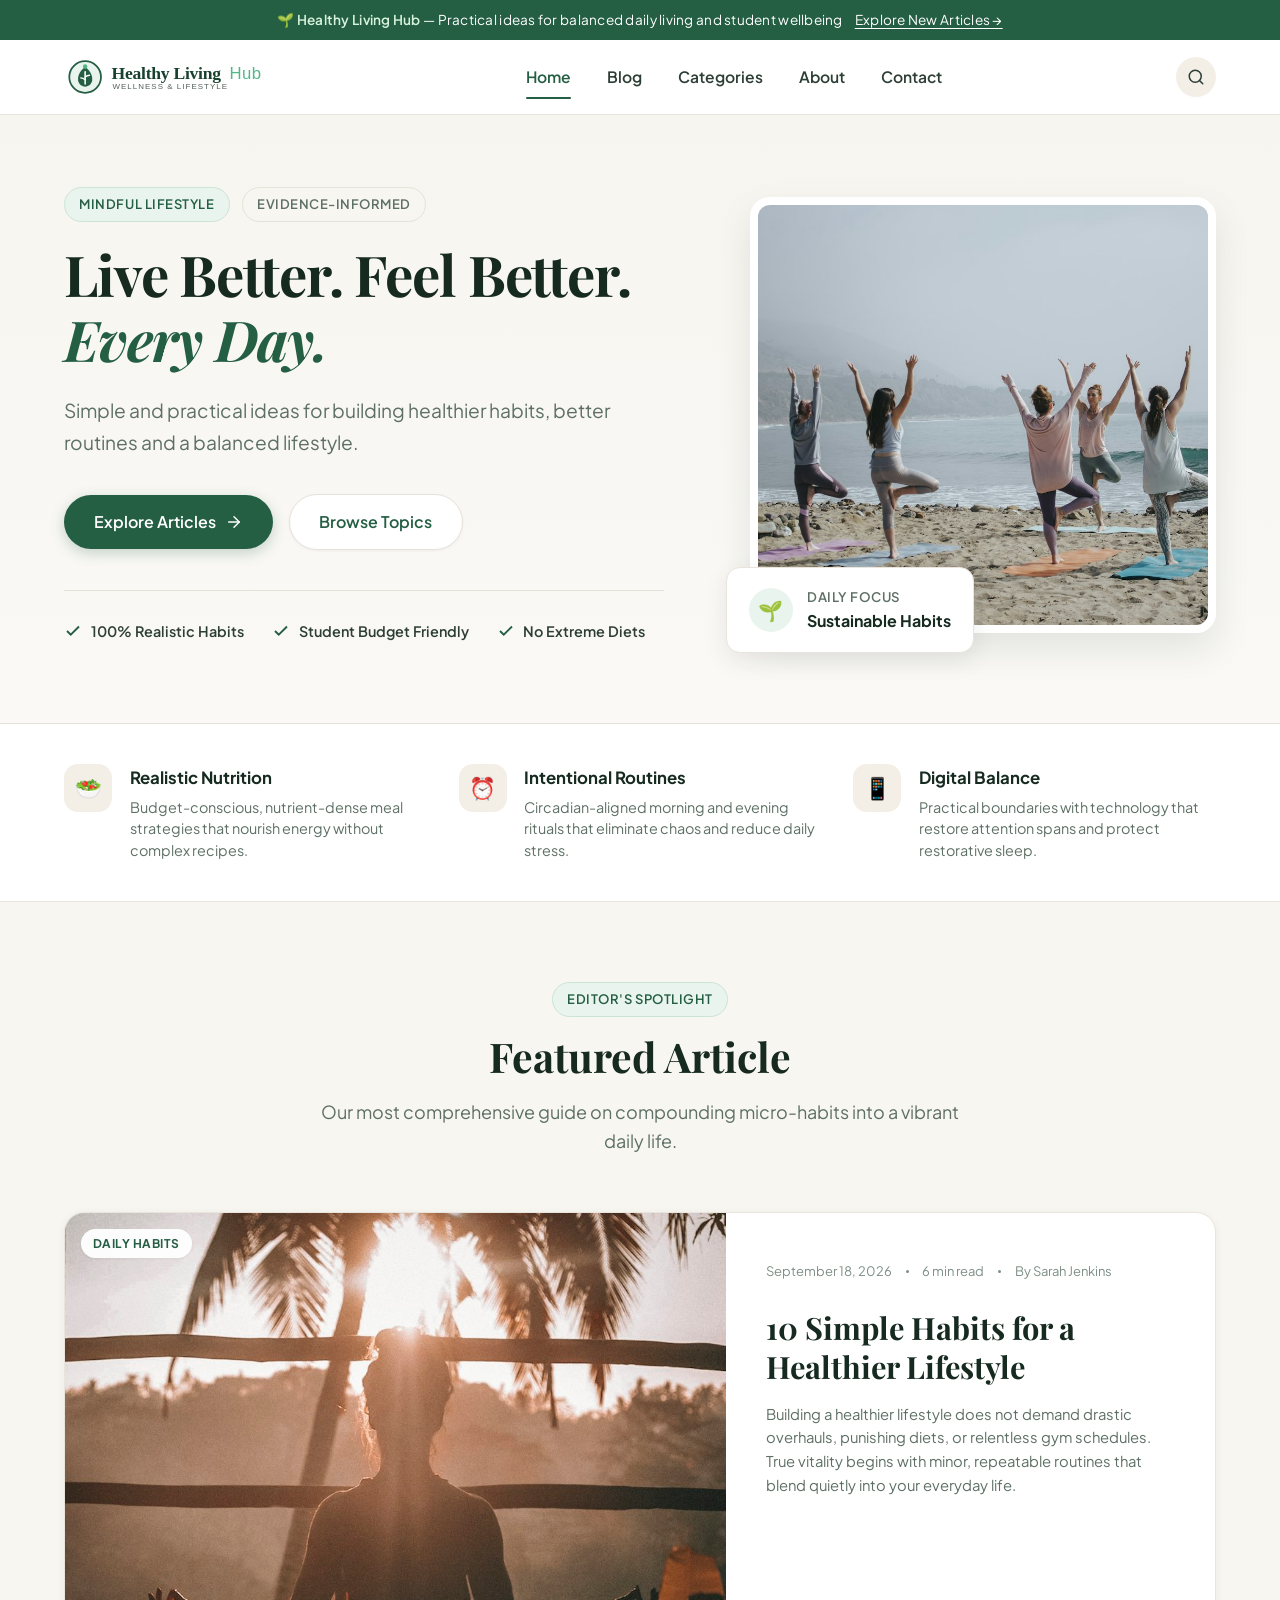
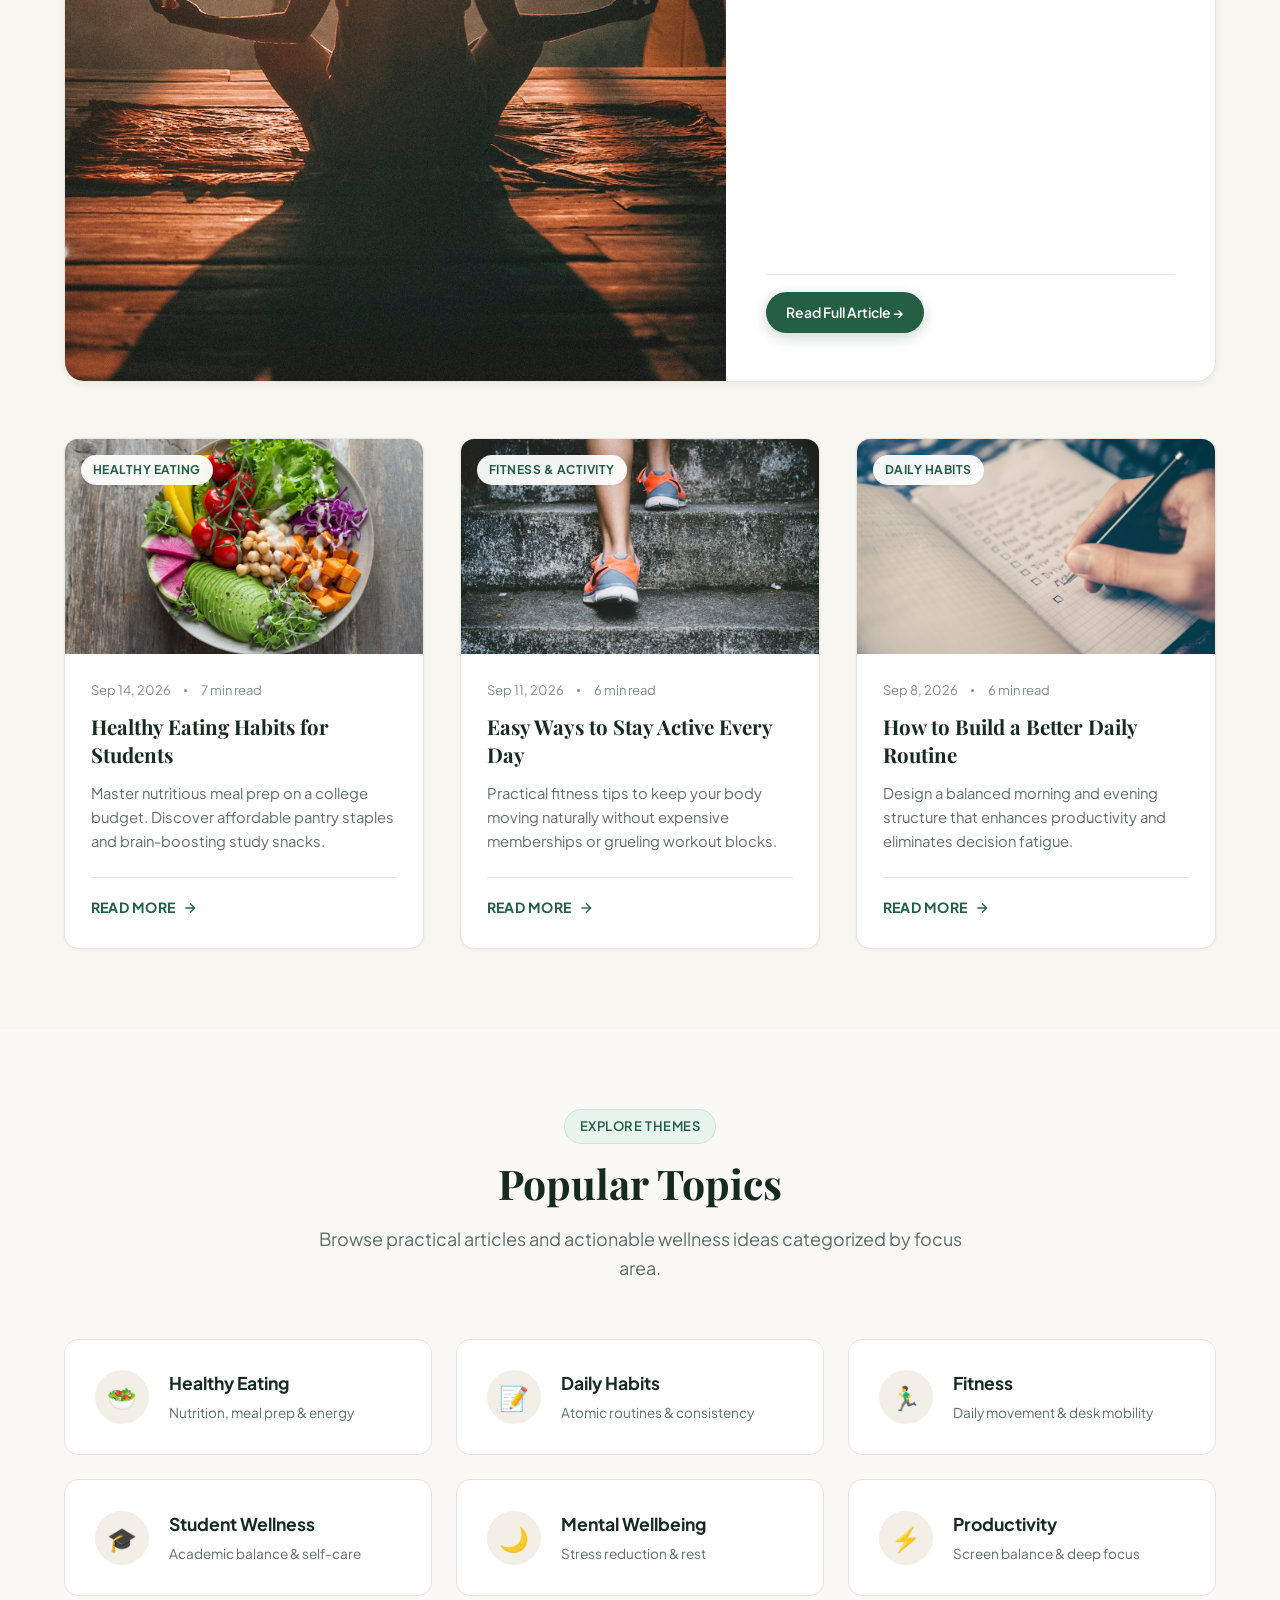
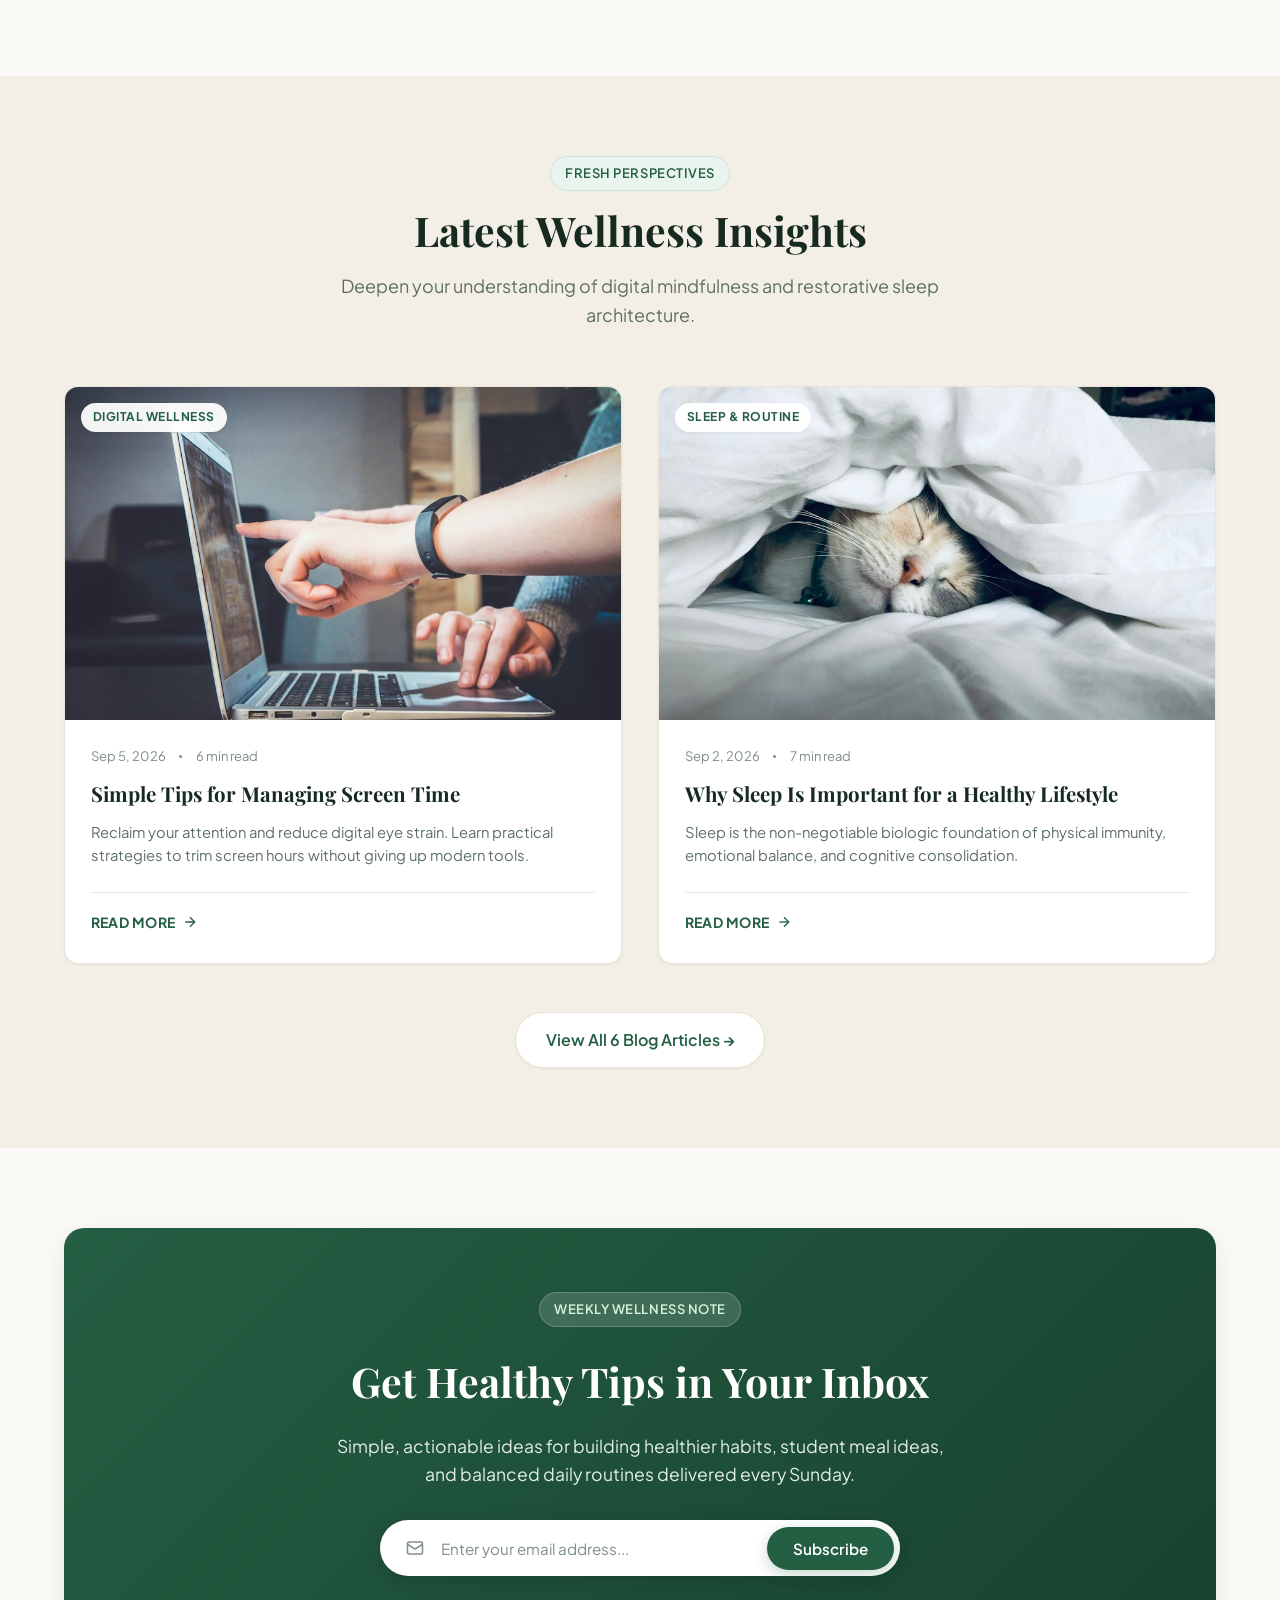
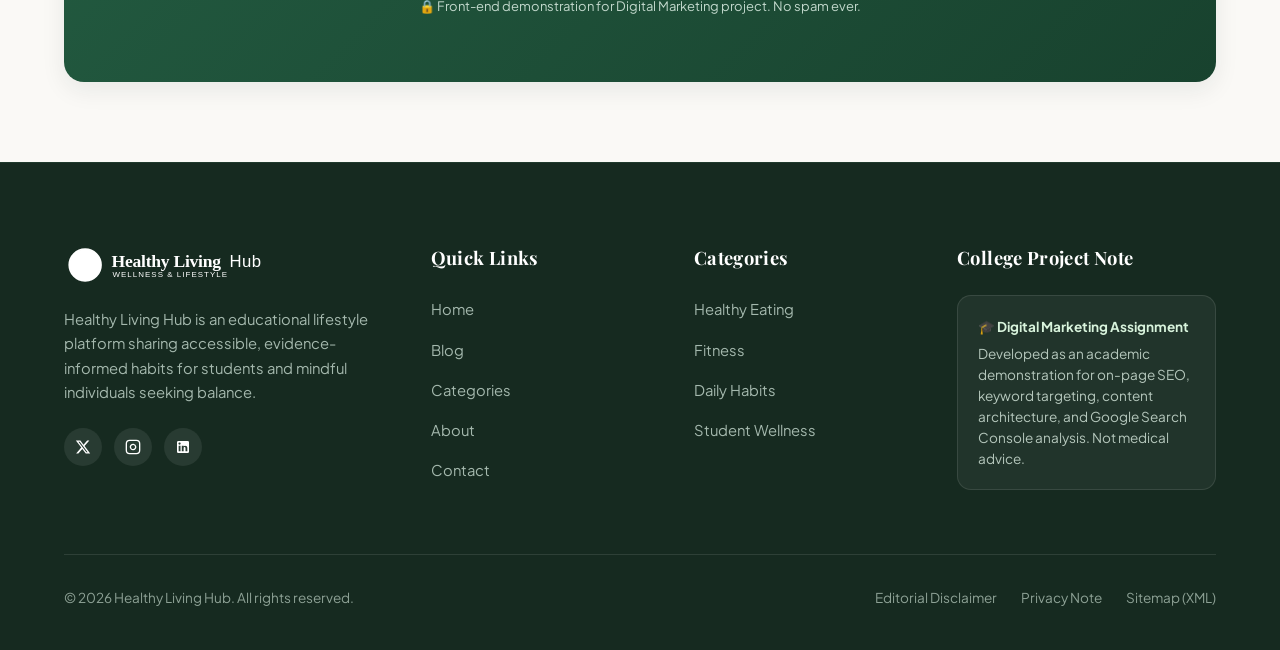
<file: index.html>
<!DOCTYPE html>
<html lang="en">
<head>
  <meta charset="UTF-8">
  <meta name="viewport" content="width=device-width, initial-scale=1.0">
  <title>Healthy Living Hub | Healthy Lifestyle &amp; Wellness</title>
  <meta name="description" content="Healthy Living Hub shares practical tips on healthy habits, nutrition, fitness, student wellness, sleep and balanced daily routines.">
  <meta name="keywords" content="healthy lifestyle, healthy lifestyle tips, healthy habits, healthy habits for students, healthy eating habits, daily healthy habits, fitness tips, daily routine, sleep habits, screen time management, wellness tips">
  <link rel="canonical" href="https://healthylivinghub.local/index.html">

  <!-- Open Graph / Facebook SEO -->
  <meta property="og:type" content="website">
  <meta property="og:title" content="Healthy Living Hub | Healthy Lifestyle &amp; Wellness">
  <meta property="og:description" content="Healthy Living Hub shares practical tips on healthy habits, nutrition, fitness, student wellness, sleep and balanced daily routines.">
  <meta property="og:image" content="images/hero-wellness.jpg">
  <meta property="og:url" content="https://healthylivinghub.local/index.html">
  <meta name="twitter:card" content="summary_large_image">

  <!-- Favicon -->
  <link rel="icon" type="image/svg+xml" href="images/favicon.svg">

  <!-- Google Fonts: Editorial Serif + Clean Sans -->
  <link rel="preconnect" href="https://fonts.googleapis.com">
  <link rel="preconnect" href="https://fonts.gstatic.com" crossorigin>
  <link href="https://fonts.googleapis.com/css2?family=Playfair+Display:ital,wght@0,600;0,700;1,400&family=Plus+Jakarta+Sans:wght@400;500;600;700&display=swap" rel="stylesheet">

  <!-- Central Stylesheet -->
  <link rel="stylesheet" href="css/style.css">

  <!-- JSON-LD Structured Data for Google Search Console -->
  <script type="application/ld+json">
  {
    "@context": "https://schema.org",
    "@type": "WebSite",
    "name": "Healthy Living Hub",
    "url": "https://healthylivinghub.local/",
    "potentialAction": {
      "@type": "SearchAction",
      "target": "https://healthylivinghub.local/blog.html?search={search_term_string}",
      "query-input": "required name=search_term_string"
    },
    "description": "Healthy Living Hub shares practical tips on healthy habits, nutrition, fitness, student wellness, sleep and balanced daily routines."
  }
  </script>
</head>
<body>

  <!-- Top Announcement Bar -->
  <aside class="top-bar" aria-label="Announcement">
    <div class="container top-bar-inner">
      <span>🌱 <strong>Healthy Living Hub</strong> &mdash; Practical ideas for balanced daily living and student wellbeing</span>
      <a href="blog.html">Explore New Articles &rarr;</a>
    </div>
  </aside>

  <!-- Site Header -->
  <header class="site-header">
    <div class="container header-container">
      <a href="index.html" class="brand-logo" aria-label="Healthy Living Hub Home">
        <img src="images/logo.svg" alt="Healthy Living Hub Brand Logo" width="220" height="42">
      </a>

      <!-- Desktop Navigation -->
      <nav class="nav-desktop" aria-label="Main Navigation">
        <a href="index.html" class="nav-link active">Home</a>
        <a href="blog.html" class="nav-link">Blog</a>
        <a href="categories.html" class="nav-link">Categories</a>
        <a href="about.html" class="nav-link">About</a>
        <a href="contact.html" class="nav-link">Contact</a>
      </nav>

      <!-- Header Action Icons -->
      <div class="header-actions">
        <a href="blog.html" class="search-toggle-btn" aria-label="Search articles">
          <svg width="18" height="18" viewBox="0 0 24 24" fill="none" stroke="currentColor" stroke-width="2" stroke-linecap="round" stroke-linejoin="round"><circle cx="11" cy="11" r="8"></circle><line x1="21" y1="21" x2="16.65" y2="16.65"></line></svg>
        </a>
        <button class="menu-toggle-btn" aria-label="Toggle navigation menu" aria-expanded="false">
          <svg width="22" height="22" viewBox="0 0 24 24" fill="none" stroke="currentColor" stroke-width="2" stroke-linecap="round" stroke-linejoin="round"><line x1="3" y1="12" x2="21" y2="12"></line><line x1="3" y1="6" x2="21" y2="6"></line><line x1="3" y1="18" x2="21" y2="18"></line></svg>
        </button>
      </div>
    </div>
  </header>

  <!-- Mobile Navigation Drawer -->
  <div class="mobile-nav-backdrop" aria-hidden="true"></div>
  <div class="mobile-nav-drawer" aria-label="Mobile Navigation">
    <div>
      <div class="mobile-nav-header">
        <span class="badge">Navigation</span>
        <button class="mobile-nav-close" aria-label="Close menu">&times;</button>
      </div>
      <ul class="mobile-nav-list">
        <li><a href="index.html" class="nav-link active">Home</a></li>
        <li><a href="blog.html" class="nav-link">Blog</a></li>
        <li><a href="categories.html" class="nav-link">Categories</a></li>
        <li><a href="about.html" class="nav-link">About</a></li>
        <li><a href="contact.html" class="nav-link">Contact</a></li>
      </ul>
    </div>
    <div class="mobile-nav-footer">
      <p class="newsletter-notice">Practical wellness tips for everyday vitality.</p>
    </div>
  </div>

  <!-- Hero Section -->
  <section class="hero-section">
    <div class="container">
      <div class="hero-grid">
        <div class="hero-content">
          <div class="hero-badge-wrap">
            <span class="badge">Mindful Lifestyle</span>
            <span class="badge badge-outline">Evidence-Informed</span>
          </div>
          
          <h1 class="hero-title">Live Better. Feel Better. <span>Every Day.</span></h1>
          
          <p class="hero-subtitle">
            Simple and practical ideas for building healthier habits, better routines and a balanced lifestyle.
          </p>
          
          <div class="hero-cta-group">
            <a href="blog.html" class="btn btn-primary">
              Explore Articles
              <svg width="18" height="18" viewBox="0 0 24 24" fill="none" stroke="currentColor" stroke-width="2" stroke-linecap="round" stroke-linejoin="round"><line x1="5" y1="12" x2="19" y2="12"></line><polyline points="12 5 19 12 12 19"></polyline></svg>
            </a>
            <a href="categories.html" class="btn btn-secondary">Browse Topics</a>
          </div>

          <div class="hero-highlights">
            <div class="hero-highlight-item">
              <svg width="18" height="18" viewBox="0 0 24 24" fill="none" stroke="currentColor" stroke-width="2.5"><polyline points="20 6 9 17 4 12"></polyline></svg>
              <span>100% Realistic Habits</span>
            </div>
            <div class="hero-highlight-item">
              <svg width="18" height="18" viewBox="0 0 24 24" fill="none" stroke="currentColor" stroke-width="2.5"><polyline points="20 6 9 17 4 12"></polyline></svg>
              <span>Student Budget Friendly</span>
            </div>
            <div class="hero-highlight-item">
              <svg width="18" height="18" viewBox="0 0 24 24" fill="none" stroke="currentColor" stroke-width="2.5"><polyline points="20 6 9 17 4 12"></polyline></svg>
              <span>No Extreme Diets</span>
            </div>
          </div>
        </div>

        <div class="hero-media-wrapper">
          <div class="hero-image-frame">
            <img src="images/hero-wellness.jpg" alt="A peaceful, healthy morning routine setting with plant, tea, and warm natural light" width="600" height="420">
          </div>
          <div class="hero-floating-card">
            <div class="floating-icon">🌱</div>
            <div>
              <div class="floating-card-title">Daily Focus</div>
              <div class="floating-card-val">Sustainable Habits</div>
            </div>
          </div>
        </div>
      </div>
    </div>
  </section>

  <!-- Editorial Pillars Ribbon -->
  <section class="pillars-ribbon" aria-label="Core Editorial Pillars">
    <div class="container">
      <div class="pillars-grid">
        <div class="pillar-item">
          <div class="pillar-icon-box">🥗</div>
          <div>
            <h2 class="pillar-title">Realistic Nutrition</h2>
            <p class="pillar-desc">Budget-conscious, nutrient-dense meal strategies that nourish energy without complex recipes.</p>
          </div>
        </div>
        <div class="pillar-item">
          <div class="pillar-icon-box">⏰</div>
          <div>
            <h2 class="pillar-title">Intentional Routines</h2>
            <p class="pillar-desc">Circadian-aligned morning and evening rituals that eliminate chaos and reduce daily stress.</p>
          </div>
        </div>
        <div class="pillar-item">
          <div class="pillar-icon-box">📱</div>
          <div>
            <h2 class="pillar-title">Digital Balance</h2>
            <p class="pillar-desc">Practical boundaries with technology that restore attention spans and protect restorative sleep.</p>
          </div>
        </div>
      </div>
    </div>
  </section>

  <!-- Featured Big Showcase Article -->
  <section id="featured" class="section section-bg-subtle">
    <div class="container">
      <div class="section-header">
        <span class="badge">Editor's Spotlight</span>
        <h2 class="section-title">Featured Article</h2>
        <p class="section-subtitle">Our most comprehensive guide on compounding micro-habits into a vibrant daily life.</p>
      </div>

      <div class="featured-card-hero">
        <div class="featured-card-img-wrap">
          <img src="images/article-1-habits.jpg" alt="A fresh glass of water, fruit, and open morning journal" class="featured-card-img">
          <span class="card-category-badge">Daily Habits</span>
        </div>
        <div class="featured-card-content">
          <div class="article-card-meta">
            <time datetime="2026-09-18">September 18, 2026</time>
            <span class="article-card-meta-dot"></span>
            <span>6 min read</span>
            <span class="article-card-meta-dot"></span>
            <span>By Sarah Jenkins</span>
          </div>
          <h3 class="featured-card-title">
            <a href="articles/10-simple-habits-for-a-healthier-lifestyle.html">10 Simple Habits for a Healthier Lifestyle</a>
          </h3>
          <p class="article-card-excerpt">
            Building a healthier lifestyle does not demand drastic overhauls, punishing diets, or relentless gym schedules. True vitality begins with minor, repeatable routines that blend quietly into your everyday life.
          </p>
          <div class="article-card-footer">
            <a href="articles/10-simple-habits-for-a-healthier-lifestyle.html" class="btn btn-primary btn-sm">
              Read Full Article &rarr;
            </a>
          </div>
        </div>
      </div>

      <!-- Grid of Featured Cards (Articles 2, 3, 4) -->
      <div class="articles-grid">
        <!-- Card 1: Article 2 -->
        <article class="article-card">
          <a href="articles/healthy-eating-habits-for-students.html" class="article-card-thumb-link">
            <img src="images/article-2-student-eating.jpg" alt="A bowl of fresh grain salad and vegetables" class="article-card-thumb" loading="lazy">
            <span class="card-category-badge">Healthy Eating</span>
          </a>
          <div class="article-card-body">
            <div class="article-card-meta">
              <time datetime="2026-09-14">Sep 14, 2026</time>
              <span class="article-card-meta-dot"></span>
              <span>7 min read</span>
            </div>
            <h3 class="article-card-title">
              <a href="articles/healthy-eating-habits-for-students.html">Healthy Eating Habits for Students</a>
            </h3>
            <p class="article-card-excerpt">
              Master nutritious meal prep on a college budget. Discover affordable pantry staples and brain-boosting study snacks.
            </p>
            <div class="article-card-footer">
              <a href="articles/healthy-eating-habits-for-students.html" class="read-more-link">
                Read More
                <svg width="16" height="16" viewBox="0 0 24 24" fill="none" stroke="currentColor" stroke-width="2"><line x1="5" y1="12" x2="19" y2="12"></line><polyline points="12 5 19 12 12 19"></polyline></svg>
              </a>
            </div>
          </div>
        </article>

        <!-- Card 2: Article 3 -->
        <article class="article-card">
          <a href="articles/easy-ways-to-stay-active-every-day.html" class="article-card-thumb-link">
            <img src="images/article-3-stay-active.jpg" alt="Person walking outdoors along sunny pathway" class="article-card-thumb" loading="lazy">
            <span class="card-category-badge">Fitness &amp; Activity</span>
          </a>
          <div class="article-card-body">
            <div class="article-card-meta">
              <time datetime="2026-09-11">Sep 11, 2026</time>
              <span class="article-card-meta-dot"></span>
              <span>6 min read</span>
            </div>
            <h3 class="article-card-title">
              <a href="articles/easy-ways-to-stay-active-every-day.html">Easy Ways to Stay Active Every Day</a>
            </h3>
            <p class="article-card-excerpt">
              Practical fitness tips to keep your body moving naturally without expensive memberships or grueling workout blocks.
            </p>
            <div class="article-card-footer">
              <a href="articles/easy-ways-to-stay-active-every-day.html" class="read-more-link">
                Read More
                <svg width="16" height="16" viewBox="0 0 24 24" fill="none" stroke="currentColor" stroke-width="2"><line x1="5" y1="12" x2="19" y2="12"></line><polyline points="12 5 19 12 12 19"></polyline></svg>
              </a>
            </div>
          </div>
        </article>

        <!-- Card 3: Article 4 -->
        <article class="article-card">
          <a href="articles/how-to-build-a-better-daily-routine.html" class="article-card-thumb-link">
            <img src="images/article-4-daily-routine.jpg" alt="Desk planner and morning tea" class="article-card-thumb" loading="lazy">
            <span class="card-category-badge">Daily Habits</span>
          </a>
          <div class="article-card-body">
            <div class="article-card-meta">
              <time datetime="2026-09-08">Sep 8, 2026</time>
              <span class="article-card-meta-dot"></span>
              <span>6 min read</span>
            </div>
            <h3 class="article-card-title">
              <a href="articles/how-to-build-a-better-daily-routine.html">How to Build a Better Daily Routine</a>
            </h3>
            <p class="article-card-excerpt">
              Design a balanced morning and evening structure that enhances productivity and eliminates decision fatigue.
            </p>
            <div class="article-card-footer">
              <a href="articles/how-to-build-a-better-daily-routine.html" class="read-more-link">
                Read More
                <svg width="16" height="16" viewBox="0 0 24 24" fill="none" stroke="currentColor" stroke-width="2"><line x1="5" y1="12" x2="19" y2="12"></line><polyline points="12 5 19 12 12 19"></polyline></svg>
              </a>
            </div>
          </div>
        </article>
      </div>
    </div>
  </section>

  <!-- Popular Topics Section -->
  <section class="section">
    <div class="container">
      <div class="section-header">
        <span class="badge">Explore Themes</span>
        <h2 class="section-title">Popular Topics</h2>
        <p class="section-subtitle">Browse practical articles and actionable wellness ideas categorized by focus area.</p>
      </div>

      <div class="topics-grid">
        <!-- Topic 1 -->
        <a href="categories.html?category=Healthy+Eating" class="topic-card">
          <div class="topic-icon-wrap">🥗</div>
          <div class="topic-details">
            <h3 class="topic-title">Healthy Eating</h3>
            <div class="topic-count">Nutrition, meal prep &amp; energy</div>
          </div>
        </a>

        <!-- Topic 2 -->
        <a href="categories.html?category=Daily+Habits" class="topic-card">
          <div class="topic-icon-wrap">📝</div>
          <div class="topic-details">
            <h3 class="topic-title">Daily Habits</h3>
            <div class="topic-count">Atomic routines &amp; consistency</div>
          </div>
        </a>

        <!-- Topic 3 -->
        <a href="categories.html?category=Fitness+%26+Activity" class="topic-card">
          <div class="topic-icon-wrap">🏃‍♂️</div>
          <div class="topic-details">
            <h3 class="topic-title">Fitness</h3>
            <div class="topic-count">Daily movement &amp; desk mobility</div>
          </div>
        </a>

        <!-- Topic 4 -->
        <a href="categories.html?category=Student+Wellness" class="topic-card">
          <div class="topic-icon-wrap">🎓</div>
          <div class="topic-details">
            <h3 class="topic-title">Student Wellness</h3>
            <div class="topic-count">Academic balance &amp; self-care</div>
          </div>
        </a>

        <!-- Topic 5 -->
        <a href="categories.html?category=Sleep+%26+Routine" class="topic-card">
          <div class="topic-icon-wrap">🌙</div>
          <div class="topic-details">
            <h3 class="topic-title">Mental Wellbeing</h3>
            <div class="topic-count">Stress reduction &amp; rest</div>
          </div>
        </a>

        <!-- Topic 6 -->
        <a href="categories.html?category=Digital+Wellness" class="topic-card">
          <div class="topic-icon-wrap">⚡</div>
          <div class="topic-details">
            <h3 class="topic-title">Productivity</h3>
            <div class="topic-count">Screen balance &amp; deep focus</div>
          </div>
        </a>
      </div>
    </div>
  </section>

  <!-- Latest Insights (Articles 5 & 6) -->
  <section class="section section-bg-beige">
    <div class="container">
      <div class="section-header">
        <span class="badge">Fresh Perspectives</span>
        <h2 class="section-title">Latest Wellness Insights</h2>
        <p class="section-subtitle">Deepen your understanding of digital mindfulness and restorative sleep architecture.</p>
      </div>

      <div class="articles-grid" style="grid-template-columns: repeat(2, 1fr);">
        <!-- Card 4: Article 5 -->
        <article class="article-card">
          <a href="articles/simple-tips-for-managing-screen-time.html" class="article-card-thumb-link">
            <img src="images/article-5-screen-time.jpg" alt="A modern phone beside an open book on desk" class="article-card-thumb" loading="lazy">
            <span class="card-category-badge">Digital Wellness</span>
          </a>
          <div class="article-card-body">
            <div class="article-card-meta">
              <time datetime="2026-09-05">Sep 5, 2026</time>
              <span class="article-card-meta-dot"></span>
              <span>6 min read</span>
            </div>
            <h3 class="article-card-title">
              <a href="articles/simple-tips-for-managing-screen-time.html">Simple Tips for Managing Screen Time</a>
            </h3>
            <p class="article-card-excerpt">
              Reclaim your attention and reduce digital eye strain. Learn practical strategies to trim screen hours without giving up modern tools.
            </p>
            <div class="article-card-footer">
              <a href="articles/simple-tips-for-managing-screen-time.html" class="read-more-link">
                Read More
                <svg width="16" height="16" viewBox="0 0 24 24" fill="none" stroke="currentColor" stroke-width="2"><line x1="5" y1="12" x2="19" y2="12"></line><polyline points="12 5 19 12 12 19"></polyline></svg>
              </a>
            </div>
          </div>
        </article>

        <!-- Card 5: Article 6 -->
        <article class="article-card">
          <a href="articles/why-sleep-is-important-for-a-healthy-lifestyle.html" class="article-card-thumb-link">
            <img src="images/article-6-sleep-wellness.jpg" alt="Serene bedroom illuminated by ambient light" class="article-card-thumb" loading="lazy">
            <span class="card-category-badge">Sleep &amp; Routine</span>
          </a>
          <div class="article-card-body">
            <div class="article-card-meta">
              <time datetime="2026-09-02">Sep 2, 2026</time>
              <span class="article-card-meta-dot"></span>
              <span>7 min read</span>
            </div>
            <h3 class="article-card-title">
              <a href="articles/why-sleep-is-important-for-a-healthy-lifestyle.html">Why Sleep Is Important for a Healthy Lifestyle</a>
            </h3>
            <p class="article-card-excerpt">
              Sleep is the non-negotiable biologic foundation of physical immunity, emotional balance, and cognitive consolidation.
            </p>
            <div class="article-card-footer">
              <a href="articles/why-sleep-is-important-for-a-healthy-lifestyle.html" class="read-more-link">
                Read More
                <svg width="16" height="16" viewBox="0 0 24 24" fill="none" stroke="currentColor" stroke-width="2"><line x1="5" y1="12" x2="19" y2="12"></line><polyline points="12 5 19 12 12 19"></polyline></svg>
              </a>
            </div>
          </div>
        </article>
      </div>

      <div style="text-align: center; margin-top: 3rem;">
        <a href="blog.html" class="btn btn-secondary">
          View All 6 Blog Articles &rarr;
        </a>
      </div>
    </div>
  </section>

  <!-- Newsletter Subscription Section -->
  <section class="section">
    <div class="container">
      <div class="newsletter-section">
        <div class="newsletter-inner">
          <span class="badge newsletter-badge">Weekly Wellness Note</span>
          <h2 class="newsletter-title">Get Healthy Tips in Your Inbox</h2>
          <p class="newsletter-desc">
            Simple, actionable ideas for building healthier habits, student meal ideas, and balanced daily routines delivered every Sunday.
          </p>
          <form class="newsletter-form" aria-label="Newsletter Subscription Form">
            <div class="newsletter-input-group">
              <svg width="18" height="18" viewBox="0 0 24 24" fill="none" stroke="currentColor" stroke-width="2"><rect x="2" y="4" width="20" height="16" rx="2"></rect><path d="m22 7-8.97 5.7a1.94 1.94 0 0 1-2.06 0L2 7"></path></svg>
              <input type="email" class="newsletter-input" placeholder="Enter your email address..." required aria-label="Email address for newsletter">
            </div>
            <button type="submit" class="btn btn-primary">Subscribe</button>
          </form>
          <p class="newsletter-notice">🔒 Front-end demonstration for Digital Marketing project. No spam ever.</p>
        </div>
      </div>
    </div>
  </section>

  <!-- Site Footer -->
  <footer class="site-footer">
    <div class="container">
      <div class="footer-top-grid">
        <!-- Col 1 -->
        <div>
          <a href="index.html" class="brand-logo" aria-label="Healthy Living Hub Home">
            <img src="images/logo.svg" alt="Healthy Living Hub Logo" width="200" height="38" style="filter: brightness(0) invert(1);">
          </a>
          <p class="footer-brand-desc">
            Healthy Living Hub is an educational lifestyle platform sharing accessible, evidence-informed habits for students and mindful individuals seeking balance.
          </p>
          <div class="footer-social-row">
            <a href="https://twitter.com" class="footer-social-btn" aria-label="Twitter"><svg width="16" height="16" fill="currentColor" viewBox="0 0 24 24"><path d="M18.244 2.25h3.308l-7.227 8.26 8.502 11.24H16.17l-5.214-6.817L4.99 21.75H1.68l7.73-8.835L1.254 2.25H8.08l4.713 6.231zm-1.161 17.52h1.833L7.084 4.126H5.117z"/></svg></a>
            <a href="https://instagram.com" class="footer-social-btn" aria-label="Instagram"><svg width="16" height="16" fill="none" stroke="currentColor" stroke-width="2" viewBox="0 0 24 24"><rect width="20" height="20" x="2" y="2" rx="5" ry="5"></rect><path d="M16 11.37A4 4 0 1 1 12.63 8 4 4 0 0 1 16 11.37z"></path><line x1="17.5" x2="17.51" y1="6.5" y2="6.5"></line></svg></a>
            <a href="https://linkedin.com" class="footer-social-btn" aria-label="LinkedIn"><svg width="16" height="16" fill="currentColor" viewBox="0 0 24 24"><path d="M19 3a2 2 0 0 1 2 2v14a2 2 0 0 1-2 2H5a2 2 0 0 1-2-2V5a2 2 0 0 1 2-2h14m-.5 15.5v-5.3a3.26 3.26 0 0 0-3.26-3.26c-.85 0-1.84.52-2.28 1.3v-1.11h-2.79v8.37h2.79v-4.93c0-.77.62-1.4 1.39-1.4a1.4 1.4 0 0 1 1.4 1.4v4.93h2.75M6.88 8.56a1.68 1.68 0 0 0 1.68-1.68c0-.93-.75-1.69-1.68-1.69a1.69 1.69 0 0 0-1.69 1.69c0 .93.76 1.68 1.69 1.68m1.39 9.94v-8.37H5.5v8.37h2.77z"/></svg></a>
          </div>
        </div>

        <!-- Col 2: Quick Links -->
        <div>
          <h4 class="footer-col-title">Quick Links</h4>
          <ul class="footer-links-list">
            <li><a href="index.html" class="footer-link">Home</a></li>
            <li><a href="blog.html" class="footer-link">Blog</a></li>
            <li><a href="categories.html" class="footer-link">Categories</a></li>
            <li><a href="about.html" class="footer-link">About</a></li>
            <li><a href="contact.html" class="footer-link">Contact</a></li>
          </ul>
        </div>

        <!-- Col 3: Categories -->
        <div>
          <h4 class="footer-col-title">Categories</h4>
          <ul class="footer-links-list">
            <li><a href="categories.html?category=Healthy+Eating" class="footer-link">Healthy Eating</a></li>
            <li><a href="categories.html?category=Fitness+%26+Activity" class="footer-link">Fitness</a></li>
            <li><a href="categories.html?category=Daily+Habits" class="footer-link">Daily Habits</a></li>
            <li><a href="categories.html?category=Student+Wellness" class="footer-link">Student Wellness</a></li>
          </ul>
        </div>

        <!-- Col 4: Project Note -->
        <div>
          <h4 class="footer-col-title">College Project Note</h4>
          <div class="footer-project-box">
            <strong>🎓 Digital Marketing Assignment</strong>
            Developed as an academic demonstration for on-page SEO, keyword targeting, content architecture, and Google Search Console analysis. Not medical advice.
          </div>
        </div>
      </div>

      <div class="footer-bottom-bar">
        <p>&copy; 2026 Healthy Living Hub. All rights reserved.</p>
        <div class="footer-bottom-links">
          <a href="about.html#disclaimer">Editorial Disclaimer</a>
          <a href="contact.html">Privacy Note</a>
          <a href="sitemap.xml">Sitemap (XML)</a>
        </div>
      </div>
    </div>
  </footer>

  <!-- Back to Top Button -->
  <button id="backToTopBtn" class="back-to-top" aria-label="Back to top of page">
    <svg width="20" height="20" viewBox="0 0 24 24" fill="none" stroke="currentColor" stroke-width="2.5"><polyline points="18 15 12 9 6 15"></polyline></svg>
  </button>

  <script src="js/script.js"></script>
</body>
</html>
</file>
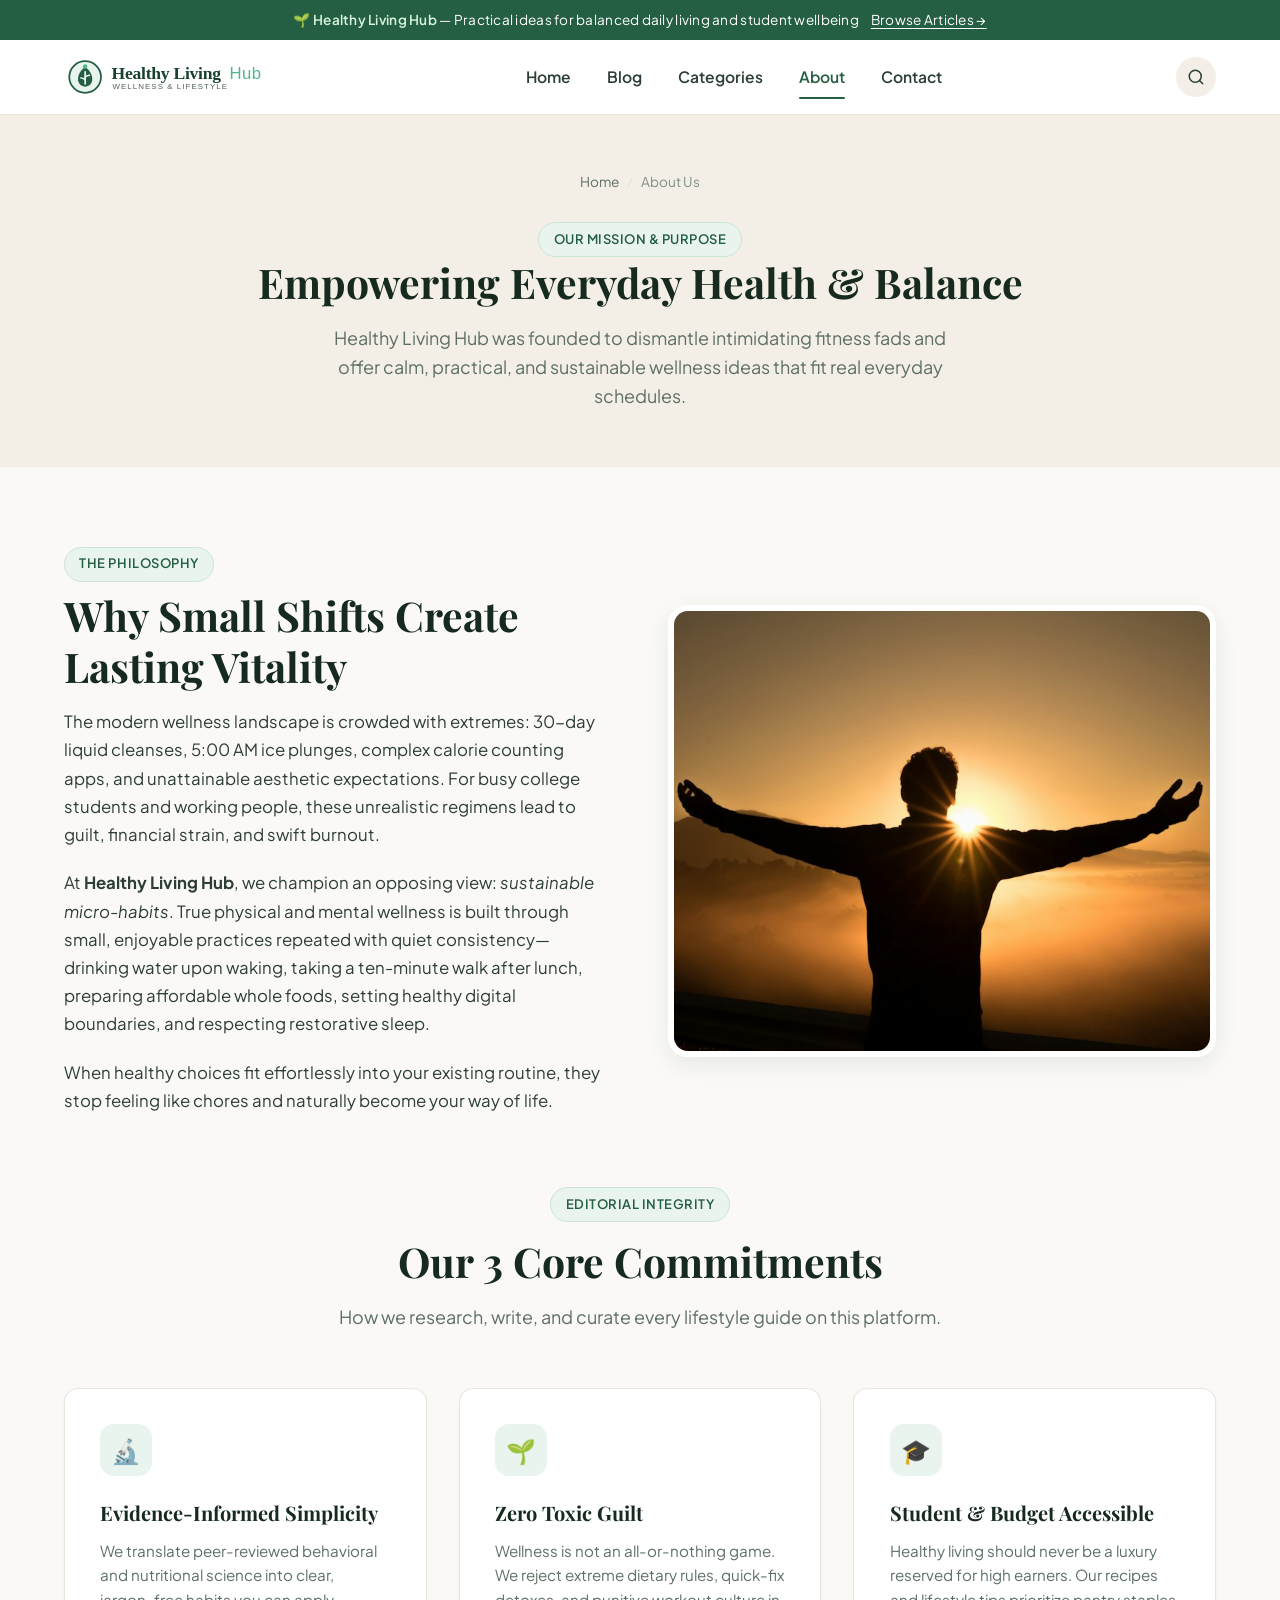
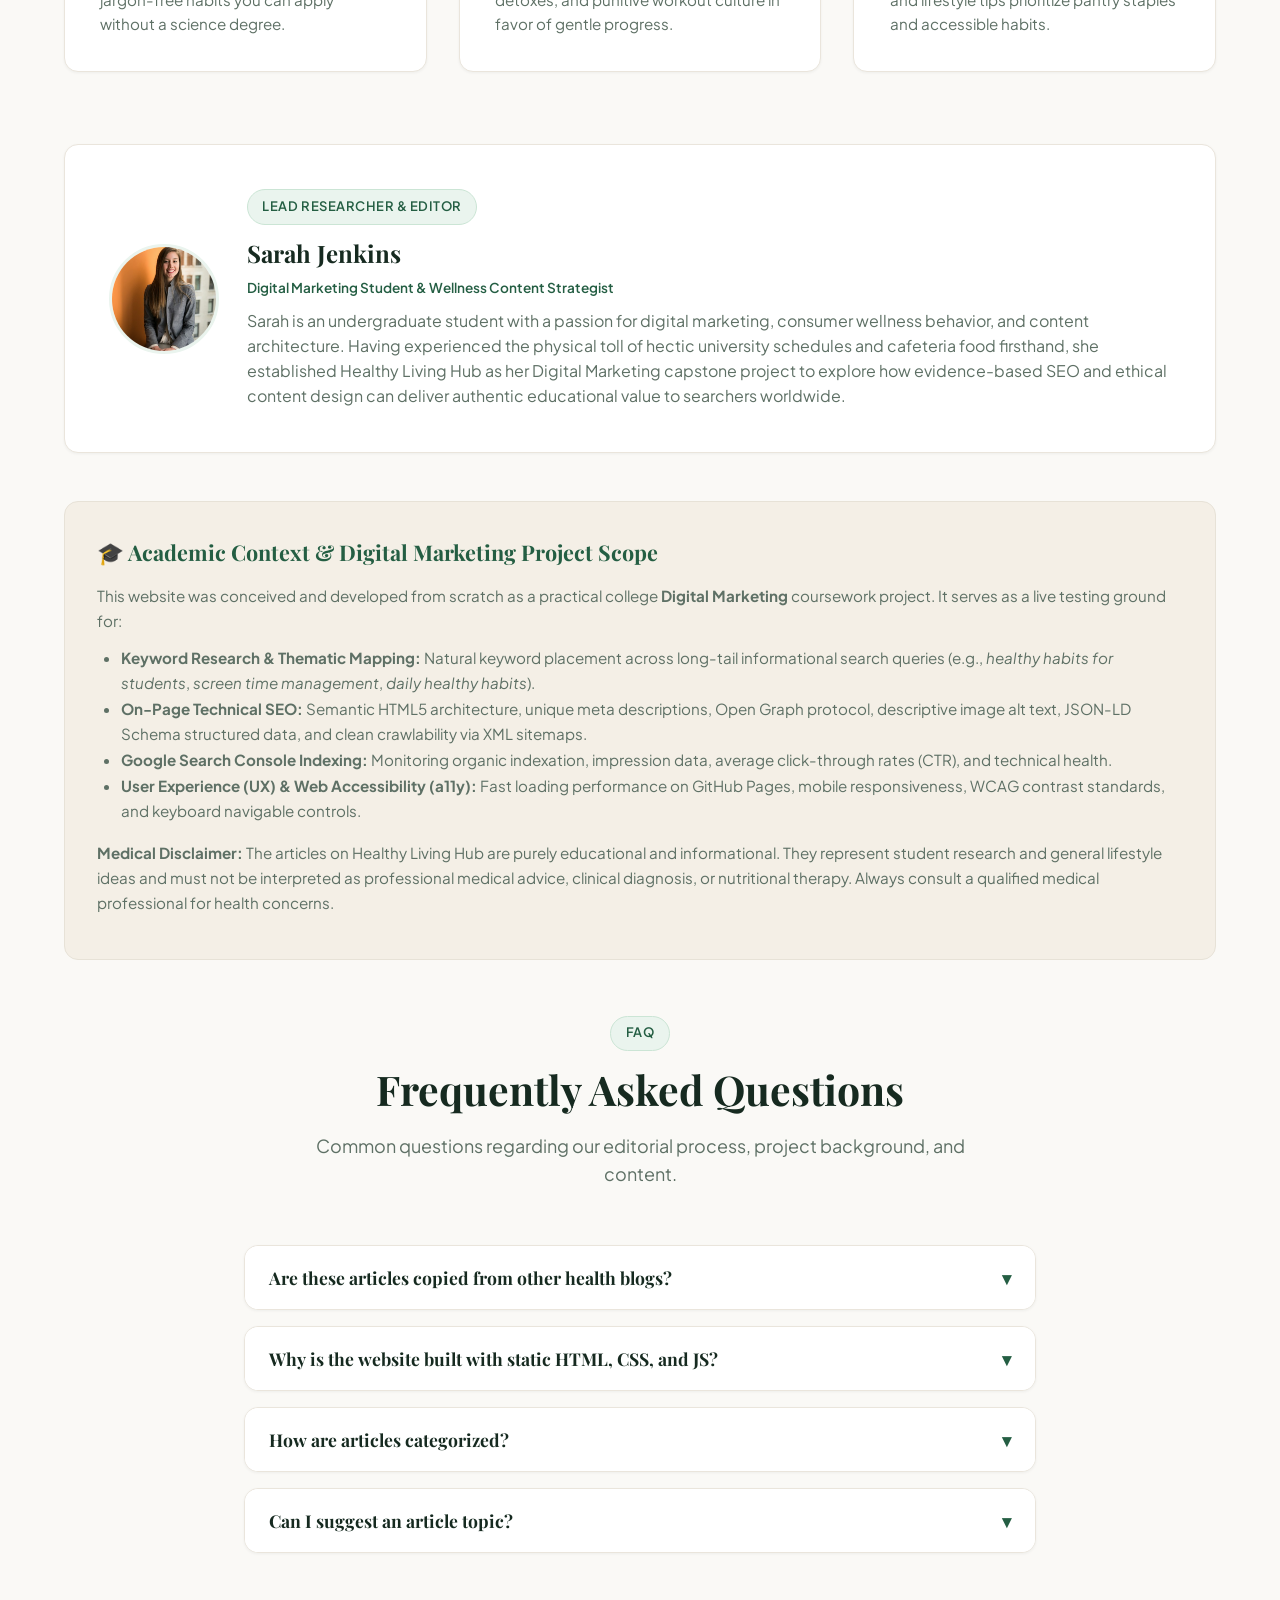
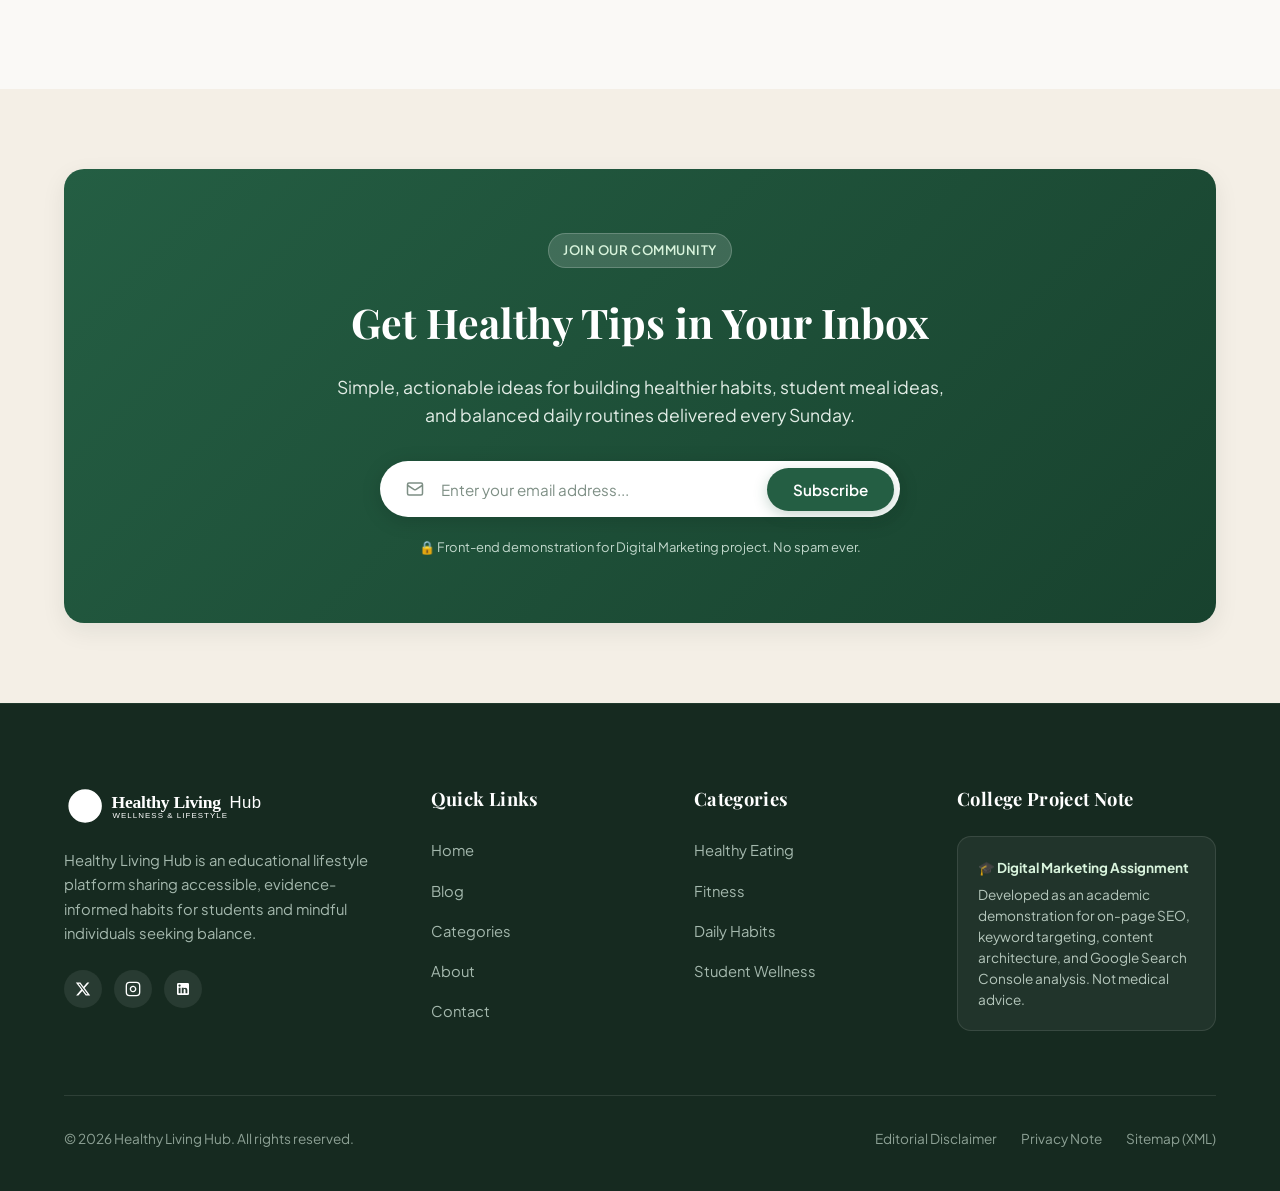
<file: about.html>
<!DOCTYPE html>
<html lang="en">
<head>
  <meta charset="UTF-8">
  <meta name="viewport" content="width=device-width, initial-scale=1.0">
  <title>About Us &amp; Our Mission | Healthy Living Hub</title>
  <meta name="description" content="Learn about Healthy Living Hub, our editorial mission, practical lifestyle philosophy, and our college Digital Marketing research initiative.">
  <meta name="keywords" content="about healthy living hub, wellness blog mission, student healthy lifestyle, digital marketing college project, evidence informed habits">
  <link rel="canonical" href="https://healthylivinghub.local/about.html">

  <!-- Open Graph / SEO -->
  <meta property="og:type" content="website">
  <meta property="og:title" content="About Us &amp; Our Mission | Healthy Living Hub">
  <meta property="og:description" content="Discover why Healthy Living Hub was created: delivering realistic wellness habits and practical lifestyle ideas for students and everyday individuals.">
  <meta property="og:image" content="images/about-mission.jpg">
  <meta property="og:url" content="https://healthylivinghub.local/about.html">
  <meta name="twitter:card" content="summary_large_image">

  <!-- Favicon -->
  <link rel="icon" type="image/svg+xml" href="images/favicon.svg">

  <!-- Google Fonts -->
  <link rel="preconnect" href="https://fonts.googleapis.com">
  <link rel="preconnect" href="https://fonts.gstatic.com" crossorigin>
  <link href="https://fonts.googleapis.com/css2?family=Playfair+Display:ital,wght@0,600;0,700;1,400&family=Plus+Jakarta+Sans:wght@400;500;600;700&display=swap" rel="stylesheet">

  <!-- Central Stylesheet -->
  <link rel="stylesheet" href="css/style.css">
</head>
<body>

  <!-- Announcement Bar -->
  <aside class="top-bar" aria-label="Announcement">
    <div class="container top-bar-inner">
      <span>🌱 <strong>Healthy Living Hub</strong> &mdash; Practical ideas for balanced daily living and student wellbeing</span>
      <a href="blog.html">Browse Articles &rarr;</a>
    </div>
  </aside>

  <!-- Site Header -->
  <header class="site-header">
    <div class="container header-container">
      <a href="index.html" class="brand-logo" aria-label="Healthy Living Hub Home">
        <img src="images/logo.svg" alt="Healthy Living Hub Brand Logo" width="220" height="42">
      </a>

      <!-- Desktop Nav -->
      <nav class="nav-desktop" aria-label="Main Navigation">
        <a href="index.html" class="nav-link">Home</a>
        <a href="blog.html" class="nav-link">Blog</a>
        <a href="categories.html" class="nav-link">Categories</a>
        <a href="about.html" class="nav-link active">About</a>
        <a href="contact.html" class="nav-link">Contact</a>
      </nav>

      <div class="header-actions">
        <a href="blog.html" class="search-toggle-btn" aria-label="Search articles">
          <svg width="18" height="18" viewBox="0 0 24 24" fill="none" stroke="currentColor" stroke-width="2" stroke-linecap="round" stroke-linejoin="round"><circle cx="11" cy="11" r="8"></circle><line x1="21" y1="21" x2="16.65" y2="16.65"></line></svg>
        </a>
        <button class="menu-toggle-btn" aria-label="Toggle navigation menu" aria-expanded="false">
          <svg width="22" height="22" viewBox="0 0 24 24" fill="none" stroke="currentColor" stroke-width="2" stroke-linecap="round" stroke-linejoin="round"><line x1="3" y1="12" x2="21" y2="12"></line><line x1="3" y1="6" x2="21" y2="6"></line><line x1="3" y1="18" x2="21" y2="18"></line></svg>
        </button>
      </div>
    </div>
  </header>

  <!-- Mobile Drawer -->
  <div class="mobile-nav-backdrop" aria-hidden="true"></div>
  <div class="mobile-nav-drawer" aria-label="Mobile Navigation">
    <div>
      <div class="mobile-nav-header">
        <span class="badge">Navigation</span>
        <button class="mobile-nav-close" aria-label="Close menu">&times;</button>
      </div>
      <ul class="mobile-nav-list">
        <li><a href="index.html" class="nav-link">Home</a></li>
        <li><a href="blog.html" class="nav-link">Blog</a></li>
        <li><a href="categories.html" class="nav-link">Categories</a></li>
        <li><a href="about.html" class="nav-link active">About</a></li>
        <li><a href="contact.html" class="nav-link">Contact</a></li>
      </ul>
    </div>
    <div class="mobile-nav-footer">
      <p class="newsletter-notice">Practical wellness tips for everyday vitality.</p>
    </div>
  </div>

  <!-- Hero Section -->
  <section class="section-sm section-bg-beige">
    <div class="container" style="text-align: center;">
      <nav class="breadcrumbs" style="justify-content: center;" aria-label="Breadcrumb">
        <a href="index.html">Home</a>
        <span class="breadcrumbs-sep">/</span>
        <span aria-current="page">About Us</span>
      </nav>
      <span class="badge">Our Mission &amp; Purpose</span>
      <h1 class="section-title">Empowering Everyday Health &amp; Balance</h1>
      <p class="section-subtitle" style="margin: 0 auto; max-width: 640px;">
        Healthy Living Hub was founded to dismantle intimidating fitness fads and offer calm, practical, and sustainable wellness ideas that fit real everyday schedules.
      </p>
    </div>
  </section>

  <!-- Story & Philosophy -->
  <main id="main-content" class="section">
    <div class="container">
      <div class="about-hero-grid">
        <div>
          <span class="badge">The Philosophy</span>
          <h2 class="section-title" style="text-align: left; margin-top: 0.5rem;">Why Small Shifts Create Lasting Vitality</h2>
          <p class="text-body" style="margin-bottom: 1.25rem;">
            The modern wellness landscape is crowded with extremes: 30-day liquid cleanses, 5:00 AM ice plunges, complex calorie counting apps, and unattainable aesthetic expectations. For busy college students and working people, these unrealistic regimens lead to guilt, financial strain, and swift burnout.
          </p>
          <p class="text-body" style="margin-bottom: 1.25rem;">
            At <strong>Healthy Living Hub</strong>, we champion an opposing view: <em>sustainable micro-habits</em>. True physical and mental wellness is built through small, enjoyable practices repeated with quiet consistency—drinking water upon waking, taking a ten-minute walk after lunch, preparing affordable whole foods, setting healthy digital boundaries, and respecting restorative sleep.
          </p>
          <p class="text-body">
            When healthy choices fit effortlessly into your existing routine, they stop feeling like chores and naturally become your way of life.
          </p>
        </div>
        <div class="about-hero-img-wrap">
          <img src="images/about-mission.jpg" alt="Mindful person journaling peacefully outdoors surrounded by green nature" width="580" height="440">
        </div>
      </div>

      <!-- Core Editorial Principles Grid -->
      <div class="section-header" style="margin-top: 2rem;">
        <span class="badge">Editorial Integrity</span>
        <h2 class="section-title">Our 3 Core Commitments</h2>
        <p class="section-subtitle">How we research, write, and curate every lifestyle guide on this platform.</p>
      </div>

      <div class="editorial-pillars-grid">
        <div class="editorial-pillar-card">
          <div class="icon-box">🔬</div>
          <h3>Evidence-Informed Simplicity</h3>
          <p>
            We translate peer-reviewed behavioral and nutritional science into clear, jargon-free habits you can apply without a science degree.
          </p>
        </div>

        <div class="editorial-pillar-card">
          <div class="icon-box">🌱</div>
          <h3>Zero Toxic Guilt</h3>
          <p>
            Wellness is not an all-or-nothing game. We reject extreme dietary rules, quick-fix detoxes, and punitive workout culture in favor of gentle progress.
          </p>
        </div>

        <div class="editorial-pillar-card">
          <div class="icon-box">🎓</div>
          <h3>Student &amp; Budget Accessible</h3>
          <p>
            Healthy living should never be a luxury reserved for high earners. Our recipes and lifestyle tips prioritize pantry staples and accessible habits.
          </p>
        </div>
      </div>

      <!-- Author Bio Section -->
      <div class="author-bio-box" style="margin-top: 4.5rem; padding: 2.75rem;">
        <img src="images/author-sarah.jpg" alt="Sarah Jenkins portrait" class="author-bio-avatar" style="width: 110px; height: 110px;">
        <div>
          <span class="badge" style="margin-bottom: 0.5rem;">Lead Researcher &amp; Editor</span>
          <h2 class="author-bio-name" style="font-size: 1.5rem;">Sarah Jenkins</h2>
          <div class="author-bio-role">Digital Marketing Student &amp; Wellness Content Strategist</div>
          <p class="author-bio-text" style="font-size: 1rem; margin-top: 0.5rem;">
            Sarah is an undergraduate student with a passion for digital marketing, consumer wellness behavior, and content architecture. Having experienced the physical toll of hectic university schedules and cafeteria food firsthand, she established Healthy Living Hub as her Digital Marketing capstone project to explore how evidence-based SEO and ethical content design can deliver authentic educational value to searchers worldwide.
          </p>
        </div>
      </div>

      <!-- Academic Project & SEO Context Disclosure Box -->
      <section id="disclaimer" class="disclosure-box" aria-labelledby="disclosure-heading">
        <h3 id="disclosure-heading">🎓 Academic Context &amp; Digital Marketing Project Scope</h3>
        <p>
          This website was conceived and developed from scratch as a practical college <strong>Digital Marketing</strong> coursework project. It serves as a live testing ground for:
        </p>
        <ul style="list-style: disc; margin: 0.75rem 0 1rem 1.5rem; font-size: 0.95rem; color: var(--color-text-muted);">
          <li><strong>Keyword Research &amp; Thematic Mapping:</strong> Natural keyword placement across long-tail informational search queries (e.g., <em>healthy habits for students</em>, <em>screen time management</em>, <em>daily healthy habits</em>).</li>
          <li><strong>On-Page Technical SEO:</strong> Semantic HTML5 architecture, unique meta descriptions, Open Graph protocol, descriptive image alt text, JSON-LD Schema structured data, and clean crawlability via XML sitemaps.</li>
          <li><strong>Google Search Console Indexing:</strong> Monitoring organic indexation, impression data, average click-through rates (CTR), and technical health.</li>
          <li><strong>User Experience (UX) &amp; Web Accessibility (a11y):</strong> Fast loading performance on GitHub Pages, mobile responsiveness, WCAG contrast standards, and keyboard navigable controls.</li>
        </ul>
        <p>
          <strong>Medical Disclaimer:</strong> The articles on Healthy Living Hub are purely educational and informational. They represent student research and general lifestyle ideas and must not be interpreted as professional medical advice, clinical diagnosis, or nutritional therapy. Always consult a qualified medical professional for health concerns.
        </p>
      </section>

      <!-- Frequently Asked Questions -->
      <section class="section-sm" aria-labelledby="faq-title">
        <div class="section-header">
          <span class="badge">FAQ</span>
          <h2 id="faq-title" class="section-title">Frequently Asked Questions</h2>
          <p class="section-subtitle">Common questions regarding our editorial process, project background, and content.</p>
        </div>

        <div class="faq-accordion container-narrow">
          <div class="faq-item">
            <button class="faq-question" aria-expanded="false">
              <span>Are these articles copied from other health blogs?</span>
              <span class="faq-icon">▾</span>
            </button>
            <div class="faq-answer">
              <div class="faq-answer-inner">
                No. Every article on Healthy Living Hub is 100% original content written specifically for this project. We synthesize concepts from peer-reviewed behavioral research, circadian biology, and nutritional science into approachable, engaging educational guides.
              </div>
            </div>
          </div>

          <div class="faq-item">
            <button class="faq-question" aria-expanded="false">
              <span>Why is the website built with static HTML, CSS, and JS?</span>
              <span class="faq-icon">▾</span>
            </button>
            <div class="faq-answer">
              <div class="faq-answer-inner">
                Static web architecture delivers blazing-fast page load speeds, zero server database vulnerabilities, optimal search engine crawl efficiency, and reliable deployment on static hosting platforms like GitHub Pages.
              </div>
            </div>
          </div>

          <div class="faq-item">
            <button class="faq-question" aria-expanded="false">
              <span>How are articles categorized?</span>
              <span class="faq-icon">▾</span>
            </button>
            <div class="faq-answer">
              <div class="faq-answer-inner">
                Articles are grouped into six core thematic hubs: Healthy Eating, Fitness &amp; Activity, Daily Habits, Student Wellness, Sleep &amp; Routine, and Digital Wellness. Users can filter by category on the blog archive or explore dedicated category cards on our Categories page.
              </div>
            </div>
          </div>

          <div class="faq-item">
            <button class="faq-question" aria-expanded="false">
              <span>Can I suggest an article topic?</span>
              <span class="faq-icon">▾</span>
            </button>
            <div class="faq-answer">
              <div class="faq-answer-inner">
                Yes! We welcome student and reader suggestions. Feel free to use our <a href="contact.html">Contact Form</a> to share topics or lifestyle challenges you would like us to investigate in future guides.
              </div>
            </div>
          </div>
        </div>
      </section>

    </div>
  </main>

  <!-- Newsletter Section -->
  <section class="section section-bg-beige">
    <div class="container">
      <div class="newsletter-section">
        <div class="newsletter-inner">
          <span class="badge newsletter-badge">Join Our Community</span>
          <h2 class="newsletter-title">Get Healthy Tips in Your Inbox</h2>
          <p class="newsletter-desc">
            Simple, actionable ideas for building healthier habits, student meal ideas, and balanced daily routines delivered every Sunday.
          </p>
          <form class="newsletter-form" aria-label="Newsletter Subscription Form">
            <div class="newsletter-input-group">
              <svg width="18" height="18" viewBox="0 0 24 24" fill="none" stroke="currentColor" stroke-width="2"><rect x="2" y="4" width="20" height="16" rx="2"></rect><path d="m22 7-8.97 5.7a1.94 1.94 0 0 1-2.06 0L2 7"></path></svg>
              <input type="email" class="newsletter-input" placeholder="Enter your email address..." required aria-label="Email address for newsletter">
            </div>
            <button type="submit" class="btn btn-primary">Subscribe</button>
          </form>
          <p class="newsletter-notice">🔒 Front-end demonstration for Digital Marketing project. No spam ever.</p>
        </div>
      </div>
    </div>
  </section>

  <!-- Site Footer -->
  <footer class="site-footer">
    <div class="container">
      <div class="footer-top-grid">
        <div>
          <a href="index.html" class="brand-logo" aria-label="Healthy Living Hub Home">
            <img src="images/logo.svg" alt="Healthy Living Hub Logo" width="200" height="38" style="filter: brightness(0) invert(1);">
          </a>
          <p class="footer-brand-desc">
            Healthy Living Hub is an educational lifestyle platform sharing accessible, evidence-informed habits for students and mindful individuals seeking balance.
          </p>
          <div class="footer-social-row">
            <a href="https://twitter.com" class="footer-social-btn" aria-label="Twitter"><svg width="16" height="16" fill="currentColor" viewBox="0 0 24 24"><path d="M18.244 2.25h3.308l-7.227 8.26 8.502 11.24H16.17l-5.214-6.817L4.99 21.75H1.68l7.73-8.835L1.254 2.25H8.08l4.713 6.231zm-1.161 17.52h1.833L7.084 4.126H5.117z"/></svg></a>
            <a href="https://instagram.com" class="footer-social-btn" aria-label="Instagram"><svg width="16" height="16" fill="none" stroke="currentColor" stroke-width="2" viewBox="0 0 24 24"><rect width="20" height="20" x="2" y="2" rx="5" ry="5"></rect><path d="M16 11.37A4 4 0 1 1 12.63 8 4 4 0 0 1 16 11.37z"></path><line x1="17.5" x2="17.51" y1="6.5" y2="6.5"></line></svg></a>
            <a href="https://linkedin.com" class="footer-social-btn" aria-label="LinkedIn"><svg width="16" height="16" fill="currentColor" viewBox="0 0 24 24"><path d="M19 3a2 2 0 0 1 2 2v14a2 2 0 0 1-2 2H5a2 2 0 0 1-2-2V5a2 2 0 0 1 2-2h14m-.5 15.5v-5.3a3.26 3.26 0 0 0-3.26-3.26c-.85 0-1.84.52-2.28 1.3v-1.11h-2.79v8.37h2.79v-4.93c0-.77.62-1.4 1.39-1.4a1.4 1.4 0 0 1 1.4 1.4v4.93h2.75M6.88 8.56a1.68 1.68 0 0 0 1.68-1.68c0-.93-.75-1.69-1.68-1.69a1.69 1.69 0 0 0-1.69 1.69c0 .93.76 1.68 1.69 1.68m1.39 9.94v-8.37H5.5v8.37h2.77z"/></svg></a>
          </div>
        </div>

        <div>
          <h4 class="footer-col-title">Quick Links</h4>
          <ul class="footer-links-list">
            <li><a href="index.html" class="footer-link">Home</a></li>
            <li><a href="blog.html" class="footer-link">Blog</a></li>
            <li><a href="categories.html" class="footer-link">Categories</a></li>
            <li><a href="about.html" class="footer-link">About</a></li>
            <li><a href="contact.html" class="footer-link">Contact</a></li>
          </ul>
        </div>

        <div>
          <h4 class="footer-col-title">Categories</h4>
          <ul class="footer-links-list">
            <li><a href="categories.html?category=Healthy+Eating" class="footer-link">Healthy Eating</a></li>
            <li><a href="categories.html?category=Fitness+%26+Activity" class="footer-link">Fitness</a></li>
            <li><a href="categories.html?category=Daily+Habits" class="footer-link">Daily Habits</a></li>
            <li><a href="categories.html?category=Student+Wellness" class="footer-link">Student Wellness</a></li>
          </ul>
        </div>

        <div>
          <h4 class="footer-col-title">College Project Note</h4>
          <div class="footer-project-box">
            <strong>🎓 Digital Marketing Assignment</strong>
            Developed as an academic demonstration for on-page SEO, keyword targeting, content architecture, and Google Search Console analysis. Not medical advice.
          </div>
        </div>
      </div>

      <div class="footer-bottom-bar">
        <p>&copy; 2026 Healthy Living Hub. All rights reserved.</p>
        <div class="footer-bottom-links">
          <a href="about.html#disclaimer">Editorial Disclaimer</a>
          <a href="contact.html">Privacy Note</a>
          <a href="sitemap.xml">Sitemap (XML)</a>
        </div>
      </div>
    </div>
  </footer>

  <!-- Back to Top Button -->
  <button id="backToTopBtn" class="back-to-top" aria-label="Back to top of page">
    <svg width="20" height="20" viewBox="0 0 24 24" fill="none" stroke="currentColor" stroke-width="2.5"><polyline points="18 15 12 9 6 15"></polyline></svg>
  </button>

  <script src="js/script.js"></script>
</body>
</html>
</file>
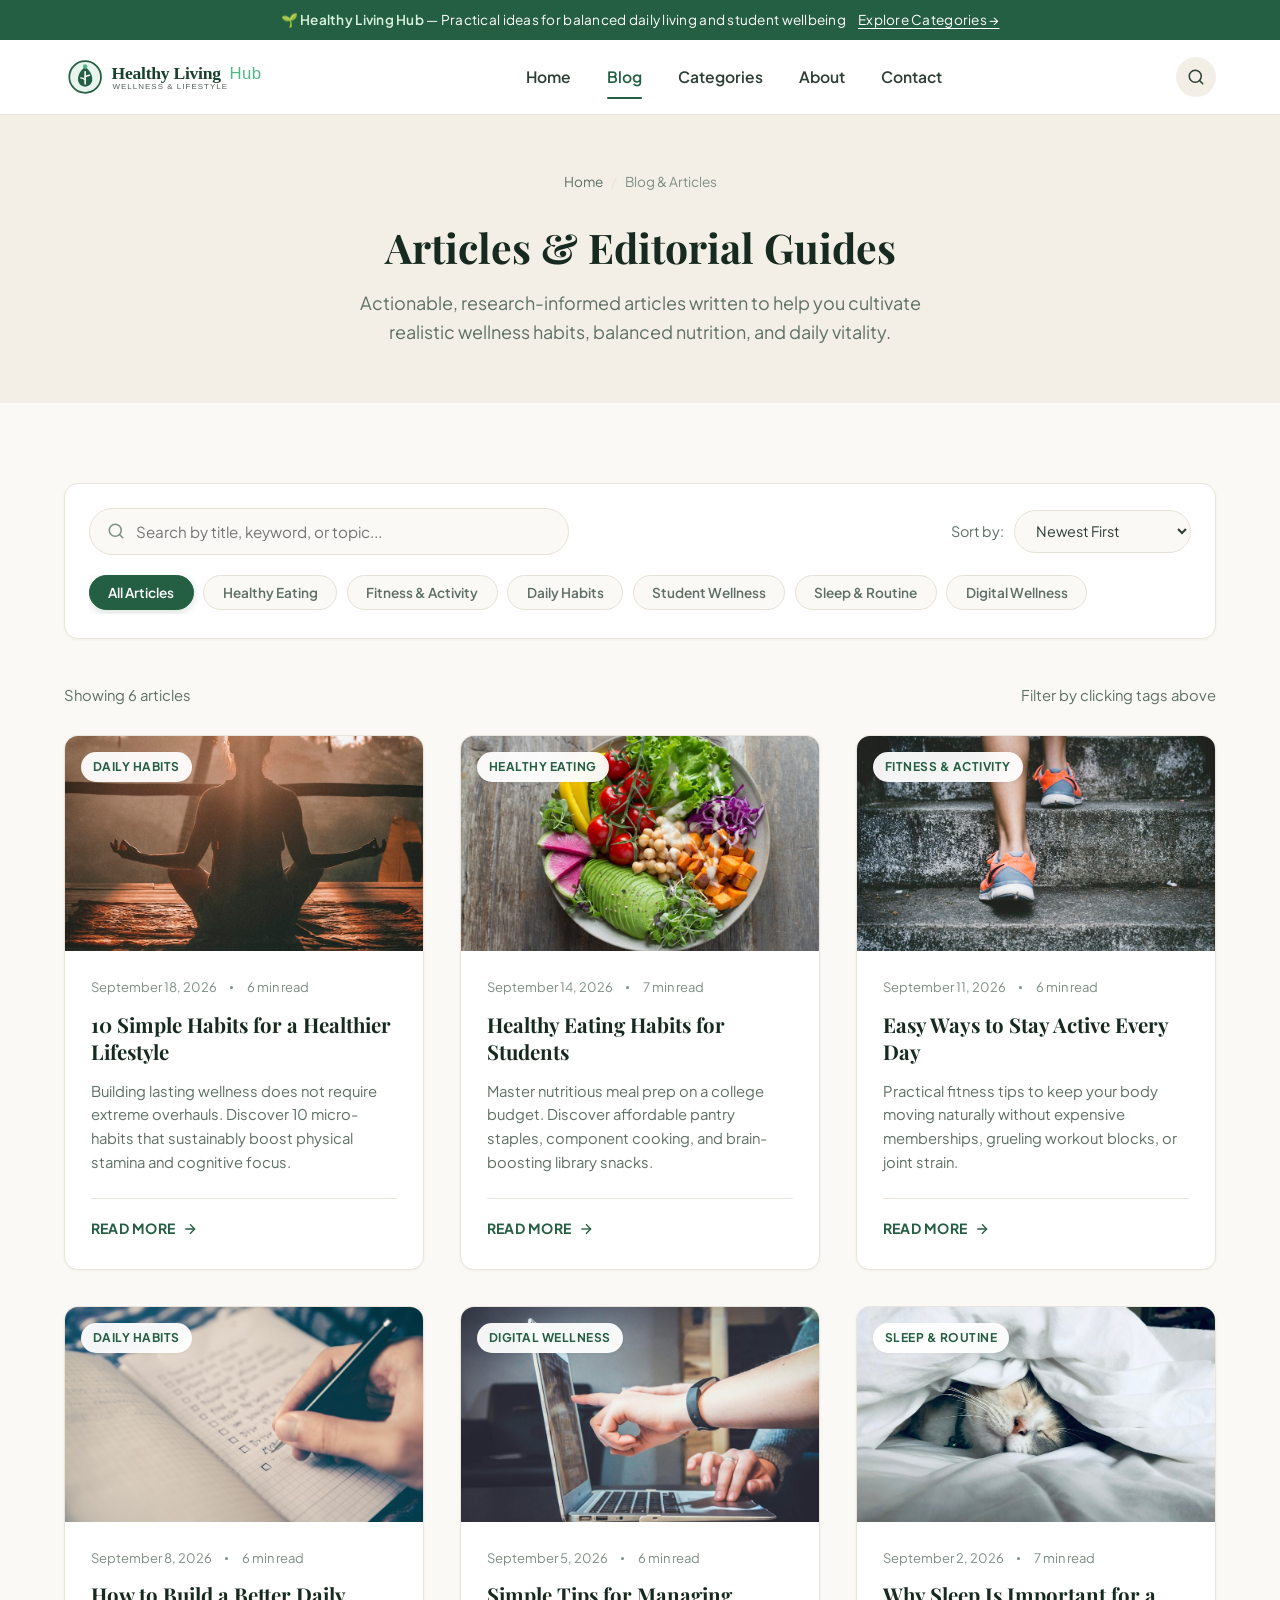
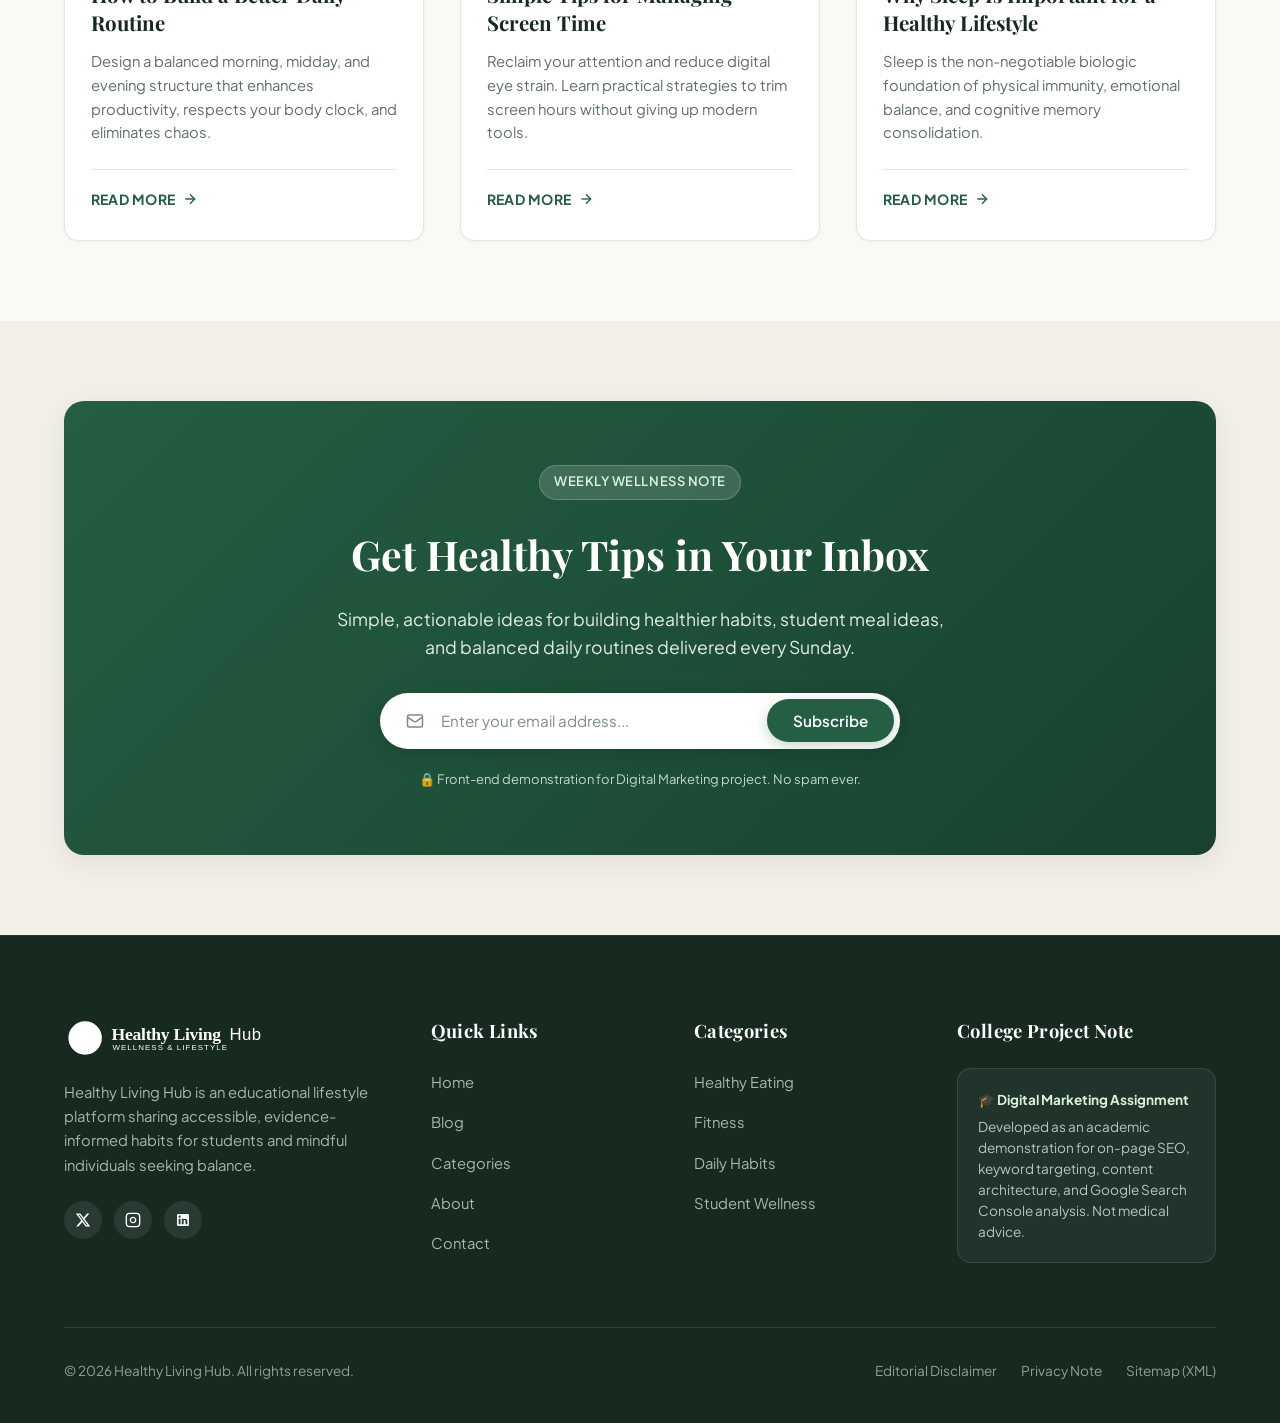
<file: blog.html>
<!DOCTYPE html>
<html lang="en">
<head>
  <meta charset="UTF-8">
  <meta name="viewport" content="width=device-width, initial-scale=1.0">
  <title>Blog &amp; Articles | Healthy Living Hub</title>
  <meta name="description" content="Explore original, evidence-informed lifestyle guides on nutrition, daily habits, fitness, student wellness, screen time management, and restorative sleep.">
  <meta name="keywords" content="healthy lifestyle blog, wellness articles, student healthy habits, nutrition tips, daily routine advice, fitness guides">
  <link rel="canonical" href="https://healthylivinghub.local/blog.html">

  <!-- Open Graph / SEO -->
  <meta property="og:type" content="website">
  <meta property="og:title" content="Blog &amp; Articles | Healthy Living Hub">
  <meta property="og:description" content="Explore evidence-informed lifestyle guides on nutrition, daily habits, fitness, student wellness, screen time, and sleep.">
  <meta property="og:image" content="images/hero-wellness.jpg">
  <meta property="og:url" content="https://healthylivinghub.local/blog.html">
  <meta name="twitter:card" content="summary_large_image">

  <!-- Favicon -->
  <link rel="icon" type="image/svg+xml" href="images/favicon.svg">

  <!-- Google Fonts -->
  <link rel="preconnect" href="https://fonts.googleapis.com">
  <link rel="preconnect" href="https://fonts.gstatic.com" crossorigin>
  <link href="https://fonts.googleapis.com/css2?family=Playfair+Display:ital,wght@0,600;0,700;1,400&family=Plus+Jakarta+Sans:wght@400;500;600;700&display=swap" rel="stylesheet">

  <!-- Stylesheet -->
  <link rel="stylesheet" href="css/style.css">
</head>
<body>

  <!-- Announcement Bar -->
  <aside class="top-bar" aria-label="Announcement">
    <div class="container top-bar-inner">
      <span>🌱 <strong>Healthy Living Hub</strong> &mdash; Practical ideas for balanced daily living and student wellbeing</span>
      <a href="categories.html">Explore Categories &rarr;</a>
    </div>
  </aside>

  <!-- Site Header -->
  <header class="site-header">
    <div class="container header-container">
      <a href="index.html" class="brand-logo" aria-label="Healthy Living Hub Home">
        <img src="images/logo.svg" alt="Healthy Living Hub Brand Logo" width="220" height="42">
      </a>

      <!-- Desktop Nav -->
      <nav class="nav-desktop" aria-label="Main Navigation">
        <a href="index.html" class="nav-link">Home</a>
        <a href="blog.html" class="nav-link active">Blog</a>
        <a href="categories.html" class="nav-link">Categories</a>
        <a href="about.html" class="nav-link">About</a>
        <a href="contact.html" class="nav-link">Contact</a>
      </nav>

      <div class="header-actions">
        <a href="blog.html" class="search-toggle-btn" aria-label="Search articles">
          <svg width="18" height="18" viewBox="0 0 24 24" fill="none" stroke="currentColor" stroke-width="2" stroke-linecap="round" stroke-linejoin="round"><circle cx="11" cy="11" r="8"></circle><line x1="21" y1="21" x2="16.65" y2="16.65"></line></svg>
        </a>
        <button class="menu-toggle-btn" aria-label="Toggle navigation menu" aria-expanded="false">
          <svg width="22" height="22" viewBox="0 0 24 24" fill="none" stroke="currentColor" stroke-width="2" stroke-linecap="round" stroke-linejoin="round"><line x1="3" y1="12" x2="21" y2="12"></line><line x1="3" y1="6" x2="21" y2="6"></line><line x1="3" y1="18" x2="21" y2="18"></line></svg>
        </button>
      </div>
    </div>
  </header>

  <!-- Mobile Drawer -->
  <div class="mobile-nav-backdrop" aria-hidden="true"></div>
  <div class="mobile-nav-drawer" aria-label="Mobile Navigation">
    <div>
      <div class="mobile-nav-header">
        <span class="badge">Navigation</span>
        <button class="mobile-nav-close" aria-label="Close menu">&times;</button>
      </div>
      <ul class="mobile-nav-list">
        <li><a href="index.html" class="nav-link">Home</a></li>
        <li><a href="blog.html" class="nav-link active">Blog</a></li>
        <li><a href="categories.html" class="nav-link">Categories</a></li>
        <li><a href="about.html" class="nav-link">About</a></li>
        <li><a href="contact.html" class="nav-link">Contact</a></li>
      </ul>
    </div>
    <div class="mobile-nav-footer">
      <p class="newsletter-notice">Practical wellness tips for everyday vitality.</p>
    </div>
  </div>

  <!-- Blog Hero Header -->
  <section class="section-sm section-bg-beige">
    <div class="container text-center" style="text-align: center;">
      <nav class="breadcrumbs" style="justify-content: center;" aria-label="Breadcrumb">
        <a href="index.html">Home</a>
        <span class="breadcrumbs-sep">/</span>
        <span aria-current="page">Blog &amp; Articles</span>
      </nav>
      <h1 class="section-title">Articles &amp; Editorial Guides</h1>
      <p class="section-subtitle" style="margin: 0 auto; max-width: 620px;">
        Actionable, research-informed articles written to help you cultivate realistic wellness habits, balanced nutrition, and daily vitality.
      </p>
    </div>
  </section>

  <!-- Blog Main Content Area with Search & Filter -->
  <main id="main-content" class="section">
    <div class="container blog-archive-container">

      <!-- Search & Filter Controls Toolbar -->
      <section class="filter-toolbar" aria-label="Article Search and Filters">
        <div class="filter-controls-row">
          <!-- Search Input Box -->
          <div class="search-box-wrapper">
            <svg width="18" height="18" viewBox="0 0 24 24" fill="none" stroke="currentColor" stroke-width="2" stroke-linecap="round" stroke-linejoin="round"><circle cx="11" cy="11" r="8"></circle><line x1="21" y1="21" x2="16.65" y2="16.65"></line></svg>
            <input type="search" id="articleSearch" class="search-input" placeholder="Search by title, keyword, or topic..." aria-label="Search articles">
            <button class="search-clear-btn" aria-label="Clear search input">&times;</button>
          </div>

          <!-- Sort Dropdown -->
          <div class="sort-wrapper">
            <label for="articleSort">Sort by:</label>
            <select id="articleSort" class="sort-select">
              <option value="date">Newest First</option>
              <option value="readingTime">Reading Time</option>
              <option value="title">Alphabetical (A-Z)</option>
            </select>
          </div>
        </div>

        <!-- Category Pills -->
        <div class="category-pills-row" role="tablist" aria-label="Filter articles by category">
          <button class="filter-pill active" data-category="all" role="tab" aria-selected="true">All Articles</button>
          <button class="filter-pill" data-category="healthy eating" role="tab" aria-selected="false">Healthy Eating</button>
          <button class="filter-pill" data-category="fitness & activity" role="tab" aria-selected="false">Fitness &amp; Activity</button>
          <button class="filter-pill" data-category="daily habits" role="tab" aria-selected="false">Daily Habits</button>
          <button class="filter-pill" data-category="student wellness" role="tab" aria-selected="false">Student Wellness</button>
          <button class="filter-pill" data-category="sleep & routine" role="tab" aria-selected="false">Sleep &amp; Routine</button>
          <button class="filter-pill" data-category="digital wellness" role="tab" aria-selected="false">Digital Wellness</button>
        </div>
      </section>

      <!-- Results Count Status -->
      <div class="results-count-bar">
        <span id="resultsCount">Showing 6 articles</span>
        <span>Filter by clicking tags above</span>
      </div>

      <!-- Articles Grid -->
      <div class="articles-grid">

        <!-- ARTICLE 1 -->
        <article class="article-card" data-category="daily habits" data-reading-time="6" data-date="2026-09-18">
          <a href="articles/10-simple-habits-for-a-healthier-lifestyle.html" class="article-card-thumb-link">
            <img src="images/article-1-habits.jpg" alt="A morning water glass, fresh fruit, and open journal" class="article-card-thumb" loading="lazy">
            <span class="card-category-badge">Daily Habits</span>
          </a>
          <div class="article-card-body">
            <div class="article-card-meta">
              <time datetime="2026-09-18">September 18, 2026</time>
              <span class="article-card-meta-dot"></span>
              <span>6 min read</span>
            </div>
            <h2 class="article-card-title">
              <a href="articles/10-simple-habits-for-a-healthier-lifestyle.html">10 Simple Habits for a Healthier Lifestyle</a>
            </h2>
            <p class="article-card-excerpt">
              Building lasting wellness does not require extreme overhauls. Discover 10 micro-habits that sustainably boost physical stamina and cognitive focus.
            </p>
            <div class="article-card-footer">
              <a href="articles/10-simple-habits-for-a-healthier-lifestyle.html" class="read-more-link">
                Read More
                <svg width="16" height="16" viewBox="0 0 24 24" fill="none" stroke="currentColor" stroke-width="2"><line x1="5" y1="12" x2="19" y2="12"></line><polyline points="12 5 19 12 12 19"></polyline></svg>
              </a>
            </div>
          </div>
        </article>

        <!-- ARTICLE 2 -->
        <article class="article-card" data-category="healthy eating" data-reading-time="7" data-date="2026-09-14">
          <a href="articles/healthy-eating-habits-for-students.html" class="article-card-thumb-link">
            <img src="images/article-2-student-eating.jpg" alt="A bowl of fresh grain salad and colorful vegetables" class="article-card-thumb" loading="lazy">
            <span class="card-category-badge">Healthy Eating</span>
          </a>
          <div class="article-card-body">
            <div class="article-card-meta">
              <time datetime="2026-09-14">September 14, 2026</time>
              <span class="article-card-meta-dot"></span>
              <span>7 min read</span>
            </div>
            <h2 class="article-card-title">
              <a href="articles/healthy-eating-habits-for-students.html">Healthy Eating Habits for Students</a>
            </h2>
            <p class="article-card-excerpt">
              Master nutritious meal prep on a college budget. Discover affordable pantry staples, component cooking, and brain-boosting library snacks.
            </p>
            <div class="article-card-footer">
              <a href="articles/healthy-eating-habits-for-students.html" class="read-more-link">
                Read More
                <svg width="16" height="16" viewBox="0 0 24 24" fill="none" stroke="currentColor" stroke-width="2"><line x1="5" y1="12" x2="19" y2="12"></line><polyline points="12 5 19 12 12 19"></polyline></svg>
              </a>
            </div>
          </div>
        </article>

        <!-- ARTICLE 3 -->
        <article class="article-card" data-category="fitness & activity" data-reading-time="6" data-date="2026-09-11">
          <a href="articles/easy-ways-to-stay-active-every-day.html" class="article-card-thumb-link">
            <img src="images/article-3-stay-active.jpg" alt="Person walking outdoors along sunny pathway" class="article-card-thumb" loading="lazy">
            <span class="card-category-badge">Fitness &amp; Activity</span>
          </a>
          <div class="article-card-body">
            <div class="article-card-meta">
              <time datetime="2026-09-11">September 11, 2026</time>
              <span class="article-card-meta-dot"></span>
              <span>6 min read</span>
            </div>
            <h2 class="article-card-title">
              <a href="articles/easy-ways-to-stay-active-every-day.html">Easy Ways to Stay Active Every Day</a>
            </h2>
            <p class="article-card-excerpt">
              Practical fitness tips to keep your body moving naturally without expensive memberships, grueling workout blocks, or joint strain.
            </p>
            <div class="article-card-footer">
              <a href="articles/easy-ways-to-stay-active-every-day.html" class="read-more-link">
                Read More
                <svg width="16" height="16" viewBox="0 0 24 24" fill="none" stroke="currentColor" stroke-width="2"><line x1="5" y1="12" x2="19" y2="12"></line><polyline points="12 5 19 12 12 19"></polyline></svg>
              </a>
            </div>
          </div>
        </article>

        <!-- ARTICLE 4 -->
        <article class="article-card" data-category="daily habits" data-reading-time="6" data-date="2026-09-08">
          <a href="articles/how-to-build-a-better-daily-routine.html" class="article-card-thumb-link">
            <img src="images/article-4-daily-routine.jpg" alt="Desk planner and morning tea" class="article-card-thumb" loading="lazy">
            <span class="card-category-badge">Daily Habits</span>
          </a>
          <div class="article-card-body">
            <div class="article-card-meta">
              <time datetime="2026-09-08">September 8, 2026</time>
              <span class="article-card-meta-dot"></span>
              <span>6 min read</span>
            </div>
            <h2 class="article-card-title">
              <a href="articles/how-to-build-a-better-daily-routine.html">How to Build a Better Daily Routine</a>
            </h2>
            <p class="article-card-excerpt">
              Design a balanced morning, midday, and evening structure that enhances productivity, respects your body clock, and eliminates chaos.
            </p>
            <div class="article-card-footer">
              <a href="articles/how-to-build-a-better-daily-routine.html" class="read-more-link">
                Read More
                <svg width="16" height="16" viewBox="0 0 24 24" fill="none" stroke="currentColor" stroke-width="2"><line x1="5" y1="12" x2="19" y2="12"></line><polyline points="12 5 19 12 12 19"></polyline></svg>
              </a>
            </div>
          </div>
        </article>

        <!-- ARTICLE 5 -->
        <article class="article-card" data-category="digital wellness" data-reading-time="6" data-date="2026-09-05">
          <a href="articles/simple-tips-for-managing-screen-time.html" class="article-card-thumb-link">
            <img src="images/article-5-screen-time.jpg" alt="Smartphone resting beside closed notebook on desk" class="article-card-thumb" loading="lazy">
            <span class="card-category-badge">Digital Wellness</span>
          </a>
          <div class="article-card-body">
            <div class="article-card-meta">
              <time datetime="2026-09-05">September 5, 2026</time>
              <span class="article-card-meta-dot"></span>
              <span>6 min read</span>
            </div>
            <h2 class="article-card-title">
              <a href="articles/simple-tips-for-managing-screen-time.html">Simple Tips for Managing Screen Time</a>
            </h2>
            <p class="article-card-excerpt">
              Reclaim your attention and reduce digital eye strain. Learn practical strategies to trim screen hours without giving up modern tools.
            </p>
            <div class="article-card-footer">
              <a href="articles/simple-tips-for-managing-screen-time.html" class="read-more-link">
                Read More
                <svg width="16" height="16" viewBox="0 0 24 24" fill="none" stroke="currentColor" stroke-width="2"><line x1="5" y1="12" x2="19" y2="12"></line><polyline points="12 5 19 12 12 19"></polyline></svg>
              </a>
            </div>
          </div>
        </article>

        <!-- ARTICLE 6 -->
        <article class="article-card" data-category="sleep & routine" data-reading-time="7" data-date="2026-09-02">
          <a href="articles/why-sleep-is-important-for-a-healthy-lifestyle.html" class="article-card-thumb-link">
            <img src="images/article-6-sleep-wellness.jpg" alt="Serene bedroom illuminated by ambient light" class="article-card-thumb" loading="lazy">
            <span class="card-category-badge">Sleep &amp; Routine</span>
          </a>
          <div class="article-card-body">
            <div class="article-card-meta">
              <time datetime="2026-09-02">September 2, 2026</time>
              <span class="article-card-meta-dot"></span>
              <span>7 min read</span>
            </div>
            <h2 class="article-card-title">
              <a href="articles/why-sleep-is-important-for-a-healthy-lifestyle.html">Why Sleep Is Important for a Healthy Lifestyle</a>
            </h2>
            <p class="article-card-excerpt">
              Sleep is the non-negotiable biologic foundation of physical immunity, emotional balance, and cognitive memory consolidation.
            </p>
            <div class="article-card-footer">
              <a href="articles/why-sleep-is-important-for-a-healthy-lifestyle.html" class="read-more-link">
                Read More
                <svg width="16" height="16" viewBox="0 0 24 24" fill="none" stroke="currentColor" stroke-width="2"><line x1="5" y1="12" x2="19" y2="12"></line><polyline points="12 5 19 12 12 19"></polyline></svg>
              </a>
            </div>
          </div>
        </article>

      </div>

      <!-- No Results State -->
      <div id="noResultsBox" class="no-results-box" style="display: none;">
        <h3>No matching articles found</h3>
        <p class="text-muted">We couldn't find any articles matching your search query. Try searching for "habits", "sleep", "eating", or "walking".</p>
        <button id="resetSearchBtn" class="btn btn-secondary btn-sm" style="margin-top: 1rem;" onclick="document.getElementById('articleSearch').value=''; document.querySelector('.filter-pill[data-category=\'all\']').click();">Reset Filters</button>
      </div>

    </div>
  </main>

  <!-- Newsletter Section -->
  <section class="section section-bg-beige">
    <div class="container">
      <div class="newsletter-section">
        <div class="newsletter-inner">
          <span class="badge newsletter-badge">Weekly Wellness Note</span>
          <h2 class="newsletter-title">Get Healthy Tips in Your Inbox</h2>
          <p class="newsletter-desc">
            Simple, actionable ideas for building healthier habits, student meal ideas, and balanced daily routines delivered every Sunday.
          </p>
          <form class="newsletter-form" aria-label="Newsletter Subscription Form">
            <div class="newsletter-input-group">
              <svg width="18" height="18" viewBox="0 0 24 24" fill="none" stroke="currentColor" stroke-width="2"><rect x="2" y="4" width="20" height="16" rx="2"></rect><path d="m22 7-8.97 5.7a1.94 1.94 0 0 1-2.06 0L2 7"></path></svg>
              <input type="email" class="newsletter-input" placeholder="Enter your email address..." required aria-label="Email address for newsletter">
            </div>
            <button type="submit" class="btn btn-primary">Subscribe</button>
          </form>
          <p class="newsletter-notice">🔒 Front-end demonstration for Digital Marketing project. No spam ever.</p>
        </div>
      </div>
    </div>
  </section>

  <!-- Site Footer -->
  <footer class="site-footer">
    <div class="container">
      <div class="footer-top-grid">
        <div>
          <a href="index.html" class="brand-logo" aria-label="Healthy Living Hub Home">
            <img src="images/logo.svg" alt="Healthy Living Hub Logo" width="200" height="38" style="filter: brightness(0) invert(1);">
          </a>
          <p class="footer-brand-desc">
            Healthy Living Hub is an educational lifestyle platform sharing accessible, evidence-informed habits for students and mindful individuals seeking balance.
          </p>
          <div class="footer-social-row">
            <a href="https://twitter.com" class="footer-social-btn" aria-label="Twitter"><svg width="16" height="16" fill="currentColor" viewBox="0 0 24 24"><path d="M18.244 2.25h3.308l-7.227 8.26 8.502 11.24H16.17l-5.214-6.817L4.99 21.75H1.68l7.73-8.835L1.254 2.25H8.08l4.713 6.231zm-1.161 17.52h1.833L7.084 4.126H5.117z"/></svg></a>
            <a href="https://instagram.com" class="footer-social-btn" aria-label="Instagram"><svg width="16" height="16" fill="none" stroke="currentColor" stroke-width="2" viewBox="0 0 24 24"><rect width="20" height="20" x="2" y="2" rx="5" ry="5"></rect><path d="M16 11.37A4 4 0 1 1 12.63 8 4 4 0 0 1 16 11.37z"></path><line x1="17.5" x2="17.51" y1="6.5" y2="6.5"></line></svg></a>
            <a href="https://linkedin.com" class="footer-social-btn" aria-label="LinkedIn"><svg width="16" height="16" fill="currentColor" viewBox="0 0 24 24"><path d="M19 3a2 2 0 0 1 2 2v14a2 2 0 0 1-2 2H5a2 2 0 0 1-2-2V5a2 2 0 0 1 2-2h14m-.5 15.5v-5.3a3.26 3.26 0 0 0-3.26-3.26c-.85 0-1.84.52-2.28 1.3v-1.11h-2.79v8.37h2.79v-4.93c0-.77.62-1.4 1.39-1.4a1.4 1.4 0 0 1 1.4 1.4v4.93h2.75M6.88 8.56a1.68 1.68 0 0 0 1.68-1.68c0-.93-.75-1.69-1.68-1.69a1.69 1.69 0 0 0-1.69 1.69c0 .93.76 1.68 1.69 1.68m1.39 9.94v-8.37H5.5v8.37h2.77z"/></svg></a>
          </div>
        </div>

        <div>
          <h4 class="footer-col-title">Quick Links</h4>
          <ul class="footer-links-list">
            <li><a href="index.html" class="footer-link">Home</a></li>
            <li><a href="blog.html" class="footer-link">Blog</a></li>
            <li><a href="categories.html" class="footer-link">Categories</a></li>
            <li><a href="about.html" class="footer-link">About</a></li>
            <li><a href="contact.html" class="footer-link">Contact</a></li>
          </ul>
        </div>

        <div>
          <h4 class="footer-col-title">Categories</h4>
          <ul class="footer-links-list">
            <li><a href="categories.html?category=Healthy+Eating" class="footer-link">Healthy Eating</a></li>
            <li><a href="categories.html?category=Fitness+%26+Activity" class="footer-link">Fitness</a></li>
            <li><a href="categories.html?category=Daily+Habits" class="footer-link">Daily Habits</a></li>
            <li><a href="categories.html?category=Student+Wellness" class="footer-link">Student Wellness</a></li>
          </ul>
        </div>

        <div>
          <h4 class="footer-col-title">College Project Note</h4>
          <div class="footer-project-box">
            <strong>🎓 Digital Marketing Assignment</strong>
            Developed as an academic demonstration for on-page SEO, keyword targeting, content architecture, and Google Search Console analysis. Not medical advice.
          </div>
        </div>
      </div>

      <div class="footer-bottom-bar">
        <p>&copy; 2026 Healthy Living Hub. All rights reserved.</p>
        <div class="footer-bottom-links">
          <a href="about.html#disclaimer">Editorial Disclaimer</a>
          <a href="contact.html">Privacy Note</a>
          <a href="sitemap.xml">Sitemap (XML)</a>
        </div>
      </div>
    </div>
  </footer>

  <!-- Back to Top Button -->
  <button id="backToTopBtn" class="back-to-top" aria-label="Back to top of page">
    <svg width="20" height="20" viewBox="0 0 24 24" fill="none" stroke="currentColor" stroke-width="2.5"><polyline points="18 15 12 9 6 15"></polyline></svg>
  </button>

  <script src="js/script.js"></script>
</body>
</html>
</file>
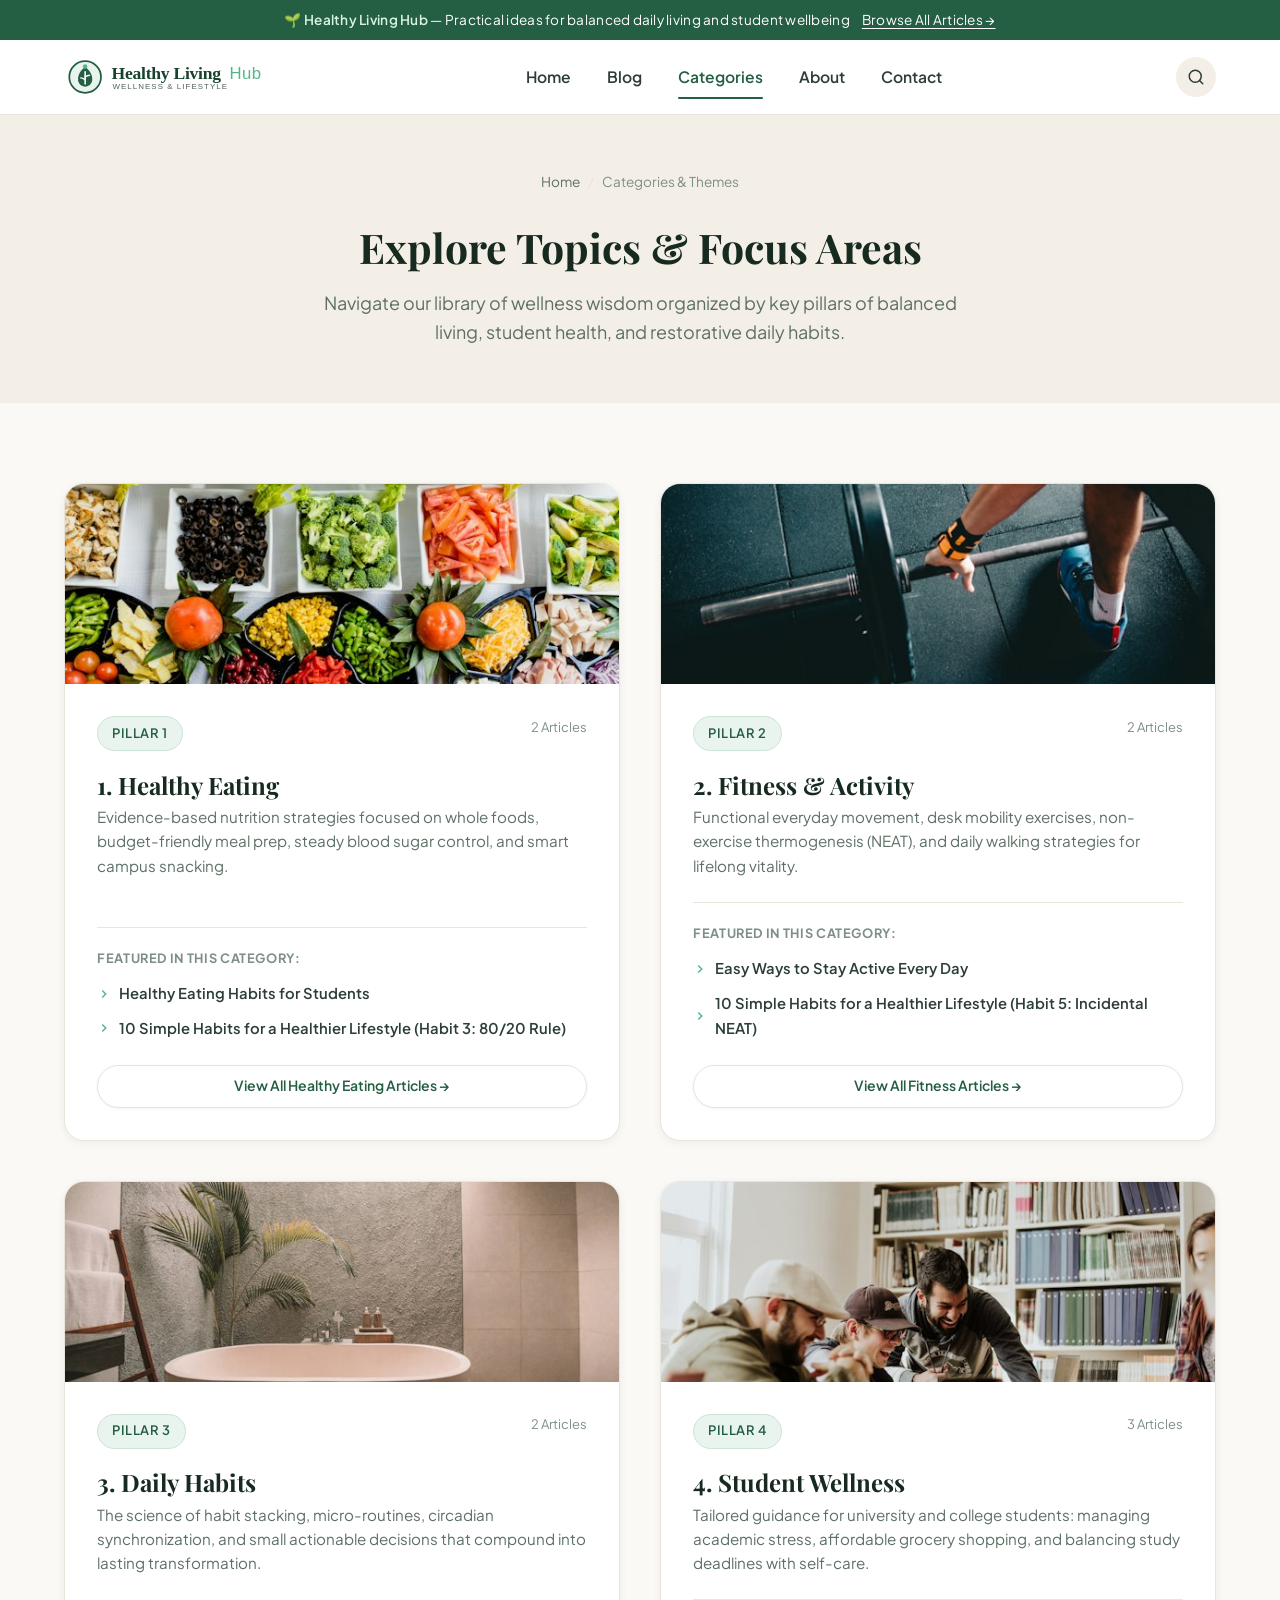
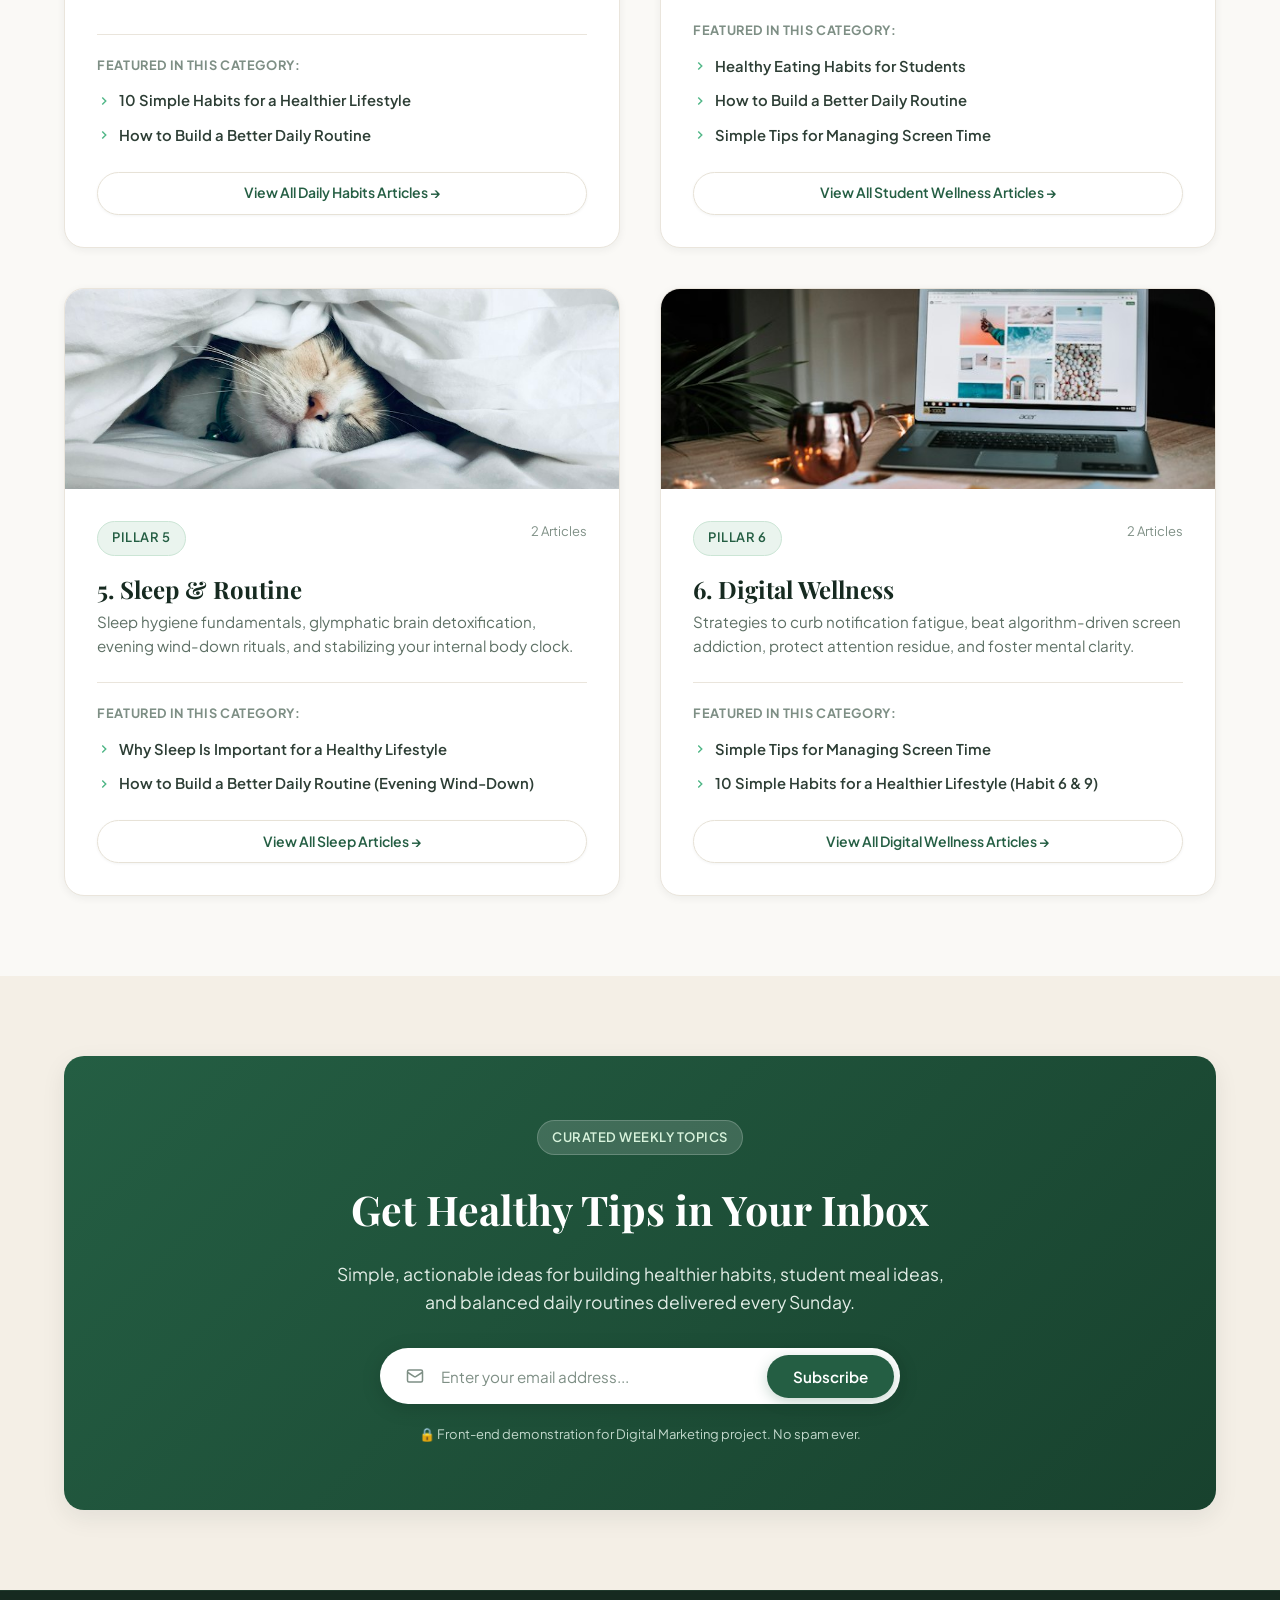
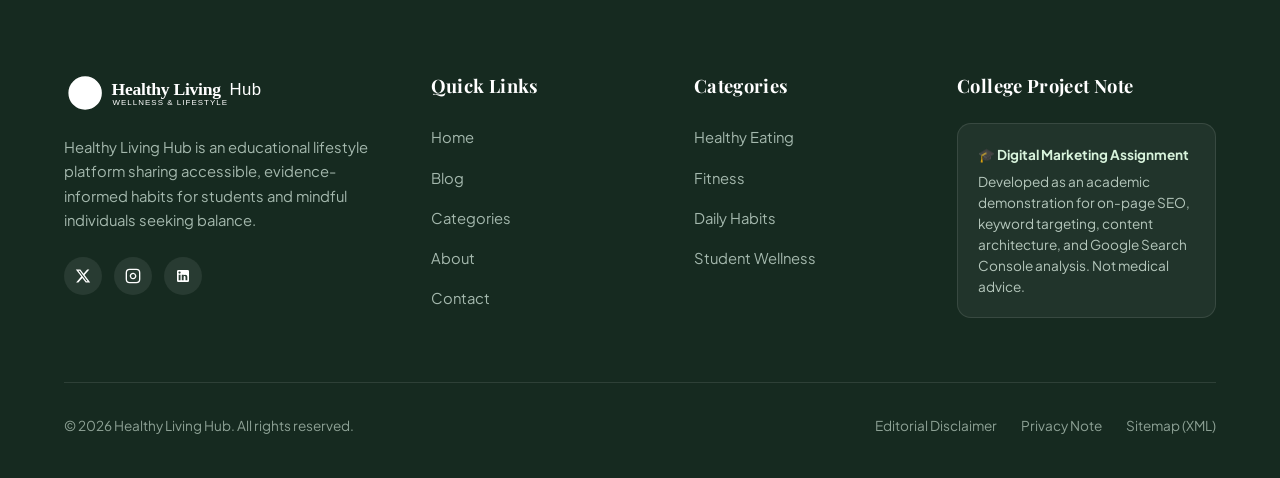
<file: categories.html>
<!DOCTYPE html>
<html lang="en">
<head>
  <meta charset="UTF-8">
  <meta name="viewport" content="width=device-width, initial-scale=1.0">
  <title>Topics &amp; Categories | Healthy Living Hub</title>
  <meta name="description" content="Explore healthy lifestyle topics by category: Healthy Eating, Fitness &amp; Activity, Daily Habits, Student Wellness, Sleep &amp; Routine, and Digital Wellness.">
  <meta name="keywords" content="healthy lifestyle categories, nutrition topics, fitness tips, student wellness, sleep hygiene, daily habits, digital wellness">
  <link rel="canonical" href="https://healthylivinghub.local/categories.html">

  <!-- Open Graph / SEO -->
  <meta property="og:type" content="website">
  <meta property="og:title" content="Topics &amp; Categories | Healthy Living Hub">
  <meta property="og:description" content="Explore healthy lifestyle topics by category: Healthy Eating, Fitness &amp; Activity, Daily Habits, Student Wellness, Sleep &amp; Routine, and Digital Wellness.">
  <meta property="og:image" content="images/hero-wellness.jpg">
  <meta property="og:url" content="https://healthylivinghub.local/categories.html">
  <meta name="twitter:card" content="summary_large_image">

  <!-- Favicon -->
  <link rel="icon" type="image/svg+xml" href="images/favicon.svg">

  <!-- Google Fonts -->
  <link rel="preconnect" href="https://fonts.googleapis.com">
  <link rel="preconnect" href="https://fonts.gstatic.com" crossorigin>
  <link href="https://fonts.googleapis.com/css2?family=Playfair+Display:ital,wght@0,600;0,700;1,400&family=Plus+Jakarta+Sans:wght@400;500;600;700&display=swap" rel="stylesheet">

  <!-- Central Stylesheet -->
  <link rel="stylesheet" href="css/style.css">
</head>
<body>

  <!-- Announcement Bar -->
  <aside class="top-bar" aria-label="Announcement">
    <div class="container top-bar-inner">
      <span>🌱 <strong>Healthy Living Hub</strong> &mdash; Practical ideas for balanced daily living and student wellbeing</span>
      <a href="blog.html">Browse All Articles &rarr;</a>
    </div>
  </aside>

  <!-- Site Header -->
  <header class="site-header">
    <div class="container header-container">
      <a href="index.html" class="brand-logo" aria-label="Healthy Living Hub Home">
        <img src="images/logo.svg" alt="Healthy Living Hub Brand Logo" width="220" height="42">
      </a>

      <!-- Desktop Nav -->
      <nav class="nav-desktop" aria-label="Main Navigation">
        <a href="index.html" class="nav-link">Home</a>
        <a href="blog.html" class="nav-link">Blog</a>
        <a href="categories.html" class="nav-link active">Categories</a>
        <a href="about.html" class="nav-link">About</a>
        <a href="contact.html" class="nav-link">Contact</a>
      </nav>

      <div class="header-actions">
        <a href="blog.html" class="search-toggle-btn" aria-label="Search articles">
          <svg width="18" height="18" viewBox="0 0 24 24" fill="none" stroke="currentColor" stroke-width="2" stroke-linecap="round" stroke-linejoin="round"><circle cx="11" cy="11" r="8"></circle><line x1="21" y1="21" x2="16.65" y2="16.65"></line></svg>
        </a>
        <button class="menu-toggle-btn" aria-label="Toggle navigation menu" aria-expanded="false">
          <svg width="22" height="22" viewBox="0 0 24 24" fill="none" stroke="currentColor" stroke-width="2" stroke-linecap="round" stroke-linejoin="round"><line x1="3" y1="12" x2="21" y2="12"></line><line x1="3" y1="6" x2="21" y2="6"></line><line x1="3" y1="18" x2="21" y2="18"></line></svg>
        </button>
      </div>
    </div>
  </header>

  <!-- Mobile Drawer -->
  <div class="mobile-nav-backdrop" aria-hidden="true"></div>
  <div class="mobile-nav-drawer" aria-label="Mobile Navigation">
    <div>
      <div class="mobile-nav-header">
        <span class="badge">Navigation</span>
        <button class="mobile-nav-close" aria-label="Close menu">&times;</button>
      </div>
      <ul class="mobile-nav-list">
        <li><a href="index.html" class="nav-link">Home</a></li>
        <li><a href="blog.html" class="nav-link">Blog</a></li>
        <li><a href="categories.html" class="nav-link active">Categories</a></li>
        <li><a href="about.html" class="nav-link">About</a></li>
        <li><a href="contact.html" class="nav-link">Contact</a></li>
      </ul>
    </div>
    <div class="mobile-nav-footer">
      <p class="newsletter-notice">Practical wellness tips for everyday vitality.</p>
    </div>
  </div>

  <!-- Hero Header -->
  <section class="section-sm section-bg-beige">
    <div class="container" style="text-align: center;">
      <nav class="breadcrumbs" style="justify-content: center;" aria-label="Breadcrumb">
        <a href="index.html">Home</a>
        <span class="breadcrumbs-sep">/</span>
        <span aria-current="page">Categories &amp; Themes</span>
      </nav>
      <h1 class="section-title">Explore Topics &amp; Focus Areas</h1>
      <p class="section-subtitle" style="margin: 0 auto; max-width: 640px;">
        Navigate our library of wellness wisdom organized by key pillars of balanced living, student health, and restorative daily habits.
      </p>
    </div>
  </section>

  <!-- Categories Showcase Grid -->
  <main id="main-content" class="section">
    <div class="container">
      <div class="categories-showcase-grid">

        <!-- 1. HEALTHY EATING -->
        <section class="cat-showcase-card" aria-labelledby="cat-eating-title">
          <div class="cat-showcase-thumb-wrap">
            <img src="images/cat-healthy-eating.jpg" alt="Fresh fruits, vegetables, and whole foods" class="cat-showcase-thumb" loading="lazy">
          </div>
          <div class="cat-showcase-content">
            <div class="cat-header-flex">
              <span class="badge">Pillar 1</span>
              <span class="article-card-meta">2 Articles</span>
            </div>
            <h2 id="cat-eating-title" class="cat-showcase-title">1. Healthy Eating</h2>
            <p class="cat-showcase-desc">
              Evidence-based nutrition strategies focused on whole foods, budget-friendly meal prep, steady blood sugar control, and smart campus snacking.
            </p>
            <div class="cat-articles-preview">
              <div class="cat-preview-heading">Featured in this category:</div>
              <ul class="cat-preview-list">
                <li>
                  <a href="articles/healthy-eating-habits-for-students.html" class="cat-preview-link">
                    <svg width="14" height="14" viewBox="0 0 24 24" fill="none" stroke="currentColor" stroke-width="2.5"><polyline points="9 18 15 12 9 6"></polyline></svg>
                    Healthy Eating Habits for Students
                  </a>
                </li>
                <li>
                  <a href="articles/10-simple-habits-for-a-healthier-lifestyle.html" class="cat-preview-link">
                    <svg width="14" height="14" viewBox="0 0 24 24" fill="none" stroke="currentColor" stroke-width="2.5"><polyline points="9 18 15 12 9 6"></polyline></svg>
                    10 Simple Habits for a Healthier Lifestyle (Habit 3: 80/20 Rule)
                  </a>
                </li>
              </ul>
              <a href="blog.html?category=Healthy+Eating" class="btn btn-secondary btn-sm btn-block">
                View All Healthy Eating Articles &rarr;
              </a>
            </div>
          </div>
        </section>

        <!-- 2. FITNESS & ACTIVITY -->
        <section class="cat-showcase-card" aria-labelledby="cat-fitness-title">
          <div class="cat-showcase-thumb-wrap">
            <img src="images/cat-fitness.jpg" alt="Active movement and workout gear in soft daylight" class="cat-showcase-thumb" loading="lazy">
          </div>
          <div class="cat-showcase-content">
            <div class="cat-header-flex">
              <span class="badge">Pillar 2</span>
              <span class="article-card-meta">2 Articles</span>
            </div>
            <h2 id="cat-fitness-title" class="cat-showcase-title">2. Fitness &amp; Activity</h2>
            <p class="cat-showcase-desc">
              Functional everyday movement, desk mobility exercises, non-exercise thermogenesis (NEAT), and daily walking strategies for lifelong vitality.
            </p>
            <div class="cat-articles-preview">
              <div class="cat-preview-heading">Featured in this category:</div>
              <ul class="cat-preview-list">
                <li>
                  <a href="articles/easy-ways-to-stay-active-every-day.html" class="cat-preview-link">
                    <svg width="14" height="14" viewBox="0 0 24 24" fill="none" stroke="currentColor" stroke-width="2.5"><polyline points="9 18 15 12 9 6"></polyline></svg>
                    Easy Ways to Stay Active Every Day
                  </a>
                </li>
                <li>
                  <a href="articles/10-simple-habits-for-a-healthier-lifestyle.html" class="cat-preview-link">
                    <svg width="14" height="14" viewBox="0 0 24 24" fill="none" stroke="currentColor" stroke-width="2.5"><polyline points="9 18 15 12 9 6"></polyline></svg>
                    10 Simple Habits for a Healthier Lifestyle (Habit 5: Incidental NEAT)
                  </a>
                </li>
              </ul>
              <a href="blog.html?category=Fitness+%26+Activity" class="btn btn-secondary btn-sm btn-block">
                View All Fitness Articles &rarr;
              </a>
            </div>
          </div>
        </section>

        <!-- 3. DAILY HABITS -->
        <section class="cat-showcase-card" aria-labelledby="cat-habits-title">
          <div class="cat-showcase-thumb-wrap">
            <img src="images/cat-habits.jpg" alt="Mindful journaling, morning tea, and daily habit planning" class="cat-showcase-thumb" loading="lazy">
          </div>
          <div class="cat-showcase-content">
            <div class="cat-header-flex">
              <span class="badge">Pillar 3</span>
              <span class="article-card-meta">2 Articles</span>
            </div>
            <h2 id="cat-habits-title" class="cat-showcase-title">3. Daily Habits</h2>
            <p class="cat-showcase-desc">
              The science of habit stacking, micro-routines, circadian synchronization, and small actionable decisions that compound into lasting transformation.
            </p>
            <div class="cat-articles-preview">
              <div class="cat-preview-heading">Featured in this category:</div>
              <ul class="cat-preview-list">
                <li>
                  <a href="articles/10-simple-habits-for-a-healthier-lifestyle.html" class="cat-preview-link">
                    <svg width="14" height="14" viewBox="0 0 24 24" fill="none" stroke="currentColor" stroke-width="2.5"><polyline points="9 18 15 12 9 6"></polyline></svg>
                    10 Simple Habits for a Healthier Lifestyle
                  </a>
                </li>
                <li>
                  <a href="articles/how-to-build-a-better-daily-routine.html" class="cat-preview-link">
                    <svg width="14" height="14" viewBox="0 0 24 24" fill="none" stroke="currentColor" stroke-width="2.5"><polyline points="9 18 15 12 9 6"></polyline></svg>
                    How to Build a Better Daily Routine
                  </a>
                </li>
              </ul>
              <a href="blog.html?category=Daily+Habits" class="btn btn-secondary btn-sm btn-block">
                View All Daily Habits Articles &rarr;
              </a>
            </div>
          </div>
        </section>

        <!-- 4. STUDENT WELLNESS -->
        <section class="cat-showcase-card" aria-labelledby="cat-student-title">
          <div class="cat-showcase-thumb-wrap">
            <img src="images/cat-student.jpg" alt="Students studying together in library environment" class="cat-showcase-thumb" loading="lazy">
          </div>
          <div class="cat-showcase-content">
            <div class="cat-header-flex">
              <span class="badge">Pillar 4</span>
              <span class="article-card-meta">3 Articles</span>
            </div>
            <h2 id="cat-student-title" class="cat-showcase-title">4. Student Wellness</h2>
            <p class="cat-showcase-desc">
              Tailored guidance for university and college students: managing academic stress, affordable grocery shopping, and balancing study deadlines with self-care.
            </p>
            <div class="cat-articles-preview">
              <div class="cat-preview-heading">Featured in this category:</div>
              <ul class="cat-preview-list">
                <li>
                  <a href="articles/healthy-eating-habits-for-students.html" class="cat-preview-link">
                    <svg width="14" height="14" viewBox="0 0 24 24" fill="none" stroke="currentColor" stroke-width="2.5"><polyline points="9 18 15 12 9 6"></polyline></svg>
                    Healthy Eating Habits for Students
                  </a>
                </li>
                <li>
                  <a href="articles/how-to-build-a-better-daily-routine.html" class="cat-preview-link">
                    <svg width="14" height="14" viewBox="0 0 24 24" fill="none" stroke="currentColor" stroke-width="2.5"><polyline points="9 18 15 12 9 6"></polyline></svg>
                    How to Build a Better Daily Routine
                  </a>
                </li>
                <li>
                  <a href="articles/simple-tips-for-managing-screen-time.html" class="cat-preview-link">
                    <svg width="14" height="14" viewBox="0 0 24 24" fill="none" stroke="currentColor" stroke-width="2.5"><polyline points="9 18 15 12 9 6"></polyline></svg>
                    Simple Tips for Managing Screen Time
                  </a>
                </li>
              </ul>
              <a href="blog.html?category=Student+Wellness" class="btn btn-secondary btn-sm btn-block">
                View All Student Wellness Articles &rarr;
              </a>
            </div>
          </div>
        </section>

        <!-- 5. SLEEP & ROUTINE -->
        <section class="cat-showcase-card" aria-labelledby="cat-sleep-title">
          <div class="cat-showcase-thumb-wrap">
            <img src="images/cat-sleep.jpg" alt="Peaceful sleep environment with comfortable bedding" class="cat-showcase-thumb" loading="lazy">
          </div>
          <div class="cat-showcase-content">
            <div class="cat-header-flex">
              <span class="badge">Pillar 5</span>
              <span class="article-card-meta">2 Articles</span>
            </div>
            <h2 id="cat-sleep-title" class="cat-showcase-title">5. Sleep &amp; Routine</h2>
            <p class="cat-showcase-desc">
              Sleep hygiene fundamentals, glymphatic brain detoxification, evening wind-down rituals, and stabilizing your internal body clock.
            </p>
            <div class="cat-articles-preview">
              <div class="cat-preview-heading">Featured in this category:</div>
              <ul class="cat-preview-list">
                <li>
                  <a href="articles/why-sleep-is-important-for-a-healthy-lifestyle.html" class="cat-preview-link">
                    <svg width="14" height="14" viewBox="0 0 24 24" fill="none" stroke="currentColor" stroke-width="2.5"><polyline points="9 18 15 12 9 6"></polyline></svg>
                    Why Sleep Is Important for a Healthy Lifestyle
                  </a>
                </li>
                <li>
                  <a href="articles/how-to-build-a-better-daily-routine.html" class="cat-preview-link">
                    <svg width="14" height="14" viewBox="0 0 24 24" fill="none" stroke="currentColor" stroke-width="2.5"><polyline points="9 18 15 12 9 6"></polyline></svg>
                    How to Build a Better Daily Routine (Evening Wind-Down)
                  </a>
                </li>
              </ul>
              <a href="blog.html?category=Sleep+%26+Routine" class="btn btn-secondary btn-sm btn-block">
                View All Sleep Articles &rarr;
              </a>
            </div>
          </div>
        </section>

        <!-- 6. DIGITAL WELLNESS -->
        <section class="cat-showcase-card" aria-labelledby="cat-digital-title">
          <div class="cat-showcase-thumb-wrap">
            <img src="images/cat-digital.jpg" alt="Mindful laptop workspace with notebook and coffee cup" class="cat-showcase-thumb" loading="lazy">
          </div>
          <div class="cat-showcase-content">
            <div class="cat-header-flex">
              <span class="badge">Pillar 6</span>
              <span class="article-card-meta">2 Articles</span>
            </div>
            <h2 id="cat-digital-title" class="cat-showcase-title">6. Digital Wellness</h2>
            <p class="cat-showcase-desc">
              Strategies to curb notification fatigue, beat algorithm-driven screen addiction, protect attention residue, and foster mental clarity.
            </p>
            <div class="cat-articles-preview">
              <div class="cat-preview-heading">Featured in this category:</div>
              <ul class="cat-preview-list">
                <li>
                  <a href="articles/simple-tips-for-managing-screen-time.html" class="cat-preview-link">
                    <svg width="14" height="14" viewBox="0 0 24 24" fill="none" stroke="currentColor" stroke-width="2.5"><polyline points="9 18 15 12 9 6"></polyline></svg>
                    Simple Tips for Managing Screen Time
                  </a>
                </li>
                <li>
                  <a href="articles/10-simple-habits-for-a-healthier-lifestyle.html" class="cat-preview-link">
                    <svg width="14" height="14" viewBox="0 0 24 24" fill="none" stroke="currentColor" stroke-width="2.5"><polyline points="9 18 15 12 9 6"></polyline></svg>
                    10 Simple Habits for a Healthier Lifestyle (Habit 6 &amp; 9)
                  </a>
                </li>
              </ul>
              <a href="blog.html?category=Digital+Wellness" class="btn btn-secondary btn-sm btn-block">
                View All Digital Wellness Articles &rarr;
              </a>
            </div>
          </div>
        </section>

      </div>
    </div>
  </main>

  <!-- Newsletter Section -->
  <section class="section section-bg-beige">
    <div class="container">
      <div class="newsletter-section">
        <div class="newsletter-inner">
          <span class="badge newsletter-badge">Curated Weekly Topics</span>
          <h2 class="newsletter-title">Get Healthy Tips in Your Inbox</h2>
          <p class="newsletter-desc">
            Simple, actionable ideas for building healthier habits, student meal ideas, and balanced daily routines delivered every Sunday.
          </p>
          <form class="newsletter-form" aria-label="Newsletter Subscription Form">
            <div class="newsletter-input-group">
              <svg width="18" height="18" viewBox="0 0 24 24" fill="none" stroke="currentColor" stroke-width="2"><rect x="2" y="4" width="20" height="16" rx="2"></rect><path d="m22 7-8.97 5.7a1.94 1.94 0 0 1-2.06 0L2 7"></path></svg>
              <input type="email" class="newsletter-input" placeholder="Enter your email address..." required aria-label="Email address for newsletter">
            </div>
            <button type="submit" class="btn btn-primary">Subscribe</button>
          </form>
          <p class="newsletter-notice">🔒 Front-end demonstration for Digital Marketing project. No spam ever.</p>
        </div>
      </div>
    </div>
  </section>

  <!-- Site Footer -->
  <footer class="site-footer">
    <div class="container">
      <div class="footer-top-grid">
        <div>
          <a href="index.html" class="brand-logo" aria-label="Healthy Living Hub Home">
            <img src="images/logo.svg" alt="Healthy Living Hub Logo" width="200" height="38" style="filter: brightness(0) invert(1);">
          </a>
          <p class="footer-brand-desc">
            Healthy Living Hub is an educational lifestyle platform sharing accessible, evidence-informed habits for students and mindful individuals seeking balance.
          </p>
          <div class="footer-social-row">
            <a href="https://twitter.com" class="footer-social-btn" aria-label="Twitter"><svg width="16" height="16" fill="currentColor" viewBox="0 0 24 24"><path d="M18.244 2.25h3.308l-7.227 8.26 8.502 11.24H16.17l-5.214-6.817L4.99 21.75H1.68l7.73-8.835L1.254 2.25H8.08l4.713 6.231zm-1.161 17.52h1.833L7.084 4.126H5.117z"/></svg></a>
            <a href="https://instagram.com" class="footer-social-btn" aria-label="Instagram"><svg width="16" height="16" fill="none" stroke="currentColor" stroke-width="2" viewBox="0 0 24 24"><rect width="20" height="20" x="2" y="2" rx="5" ry="5"></rect><path d="M16 11.37A4 4 0 1 1 12.63 8 4 4 0 0 1 16 11.37z"></path><line x1="17.5" x2="17.51" y1="6.5" y2="6.5"></line></svg></a>
            <a href="https://linkedin.com" class="footer-social-btn" aria-label="LinkedIn"><svg width="16" height="16" fill="currentColor" viewBox="0 0 24 24"><path d="M19 3a2 2 0 0 1 2 2v14a2 2 0 0 1-2 2H5a2 2 0 0 1-2-2V5a2 2 0 0 1 2-2h14m-.5 15.5v-5.3a3.26 3.26 0 0 0-3.26-3.26c-.85 0-1.84.52-2.28 1.3v-1.11h-2.79v8.37h2.79v-4.93c0-.77.62-1.4 1.39-1.4a1.4 1.4 0 0 1 1.4 1.4v4.93h2.75M6.88 8.56a1.68 1.68 0 0 0 1.68-1.68c0-.93-.75-1.69-1.68-1.69a1.69 1.69 0 0 0-1.69 1.69c0 .93.76 1.68 1.69 1.68m1.39 9.94v-8.37H5.5v8.37h2.77z"/></svg></a>
          </div>
        </div>

        <div>
          <h4 class="footer-col-title">Quick Links</h4>
          <ul class="footer-links-list">
            <li><a href="index.html" class="footer-link">Home</a></li>
            <li><a href="blog.html" class="footer-link">Blog</a></li>
            <li><a href="categories.html" class="footer-link">Categories</a></li>
            <li><a href="about.html" class="footer-link">About</a></li>
            <li><a href="contact.html" class="footer-link">Contact</a></li>
          </ul>
        </div>

        <div>
          <h4 class="footer-col-title">Categories</h4>
          <ul class="footer-links-list">
            <li><a href="categories.html?category=Healthy+Eating" class="footer-link">Healthy Eating</a></li>
            <li><a href="categories.html?category=Fitness+%26+Activity" class="footer-link">Fitness</a></li>
            <li><a href="categories.html?category=Daily+Habits" class="footer-link">Daily Habits</a></li>
            <li><a href="categories.html?category=Student+Wellness" class="footer-link">Student Wellness</a></li>
          </ul>
        </div>

        <div>
          <h4 class="footer-col-title">College Project Note</h4>
          <div class="footer-project-box">
            <strong>🎓 Digital Marketing Assignment</strong>
            Developed as an academic demonstration for on-page SEO, keyword targeting, content architecture, and Google Search Console analysis. Not medical advice.
          </div>
        </div>
      </div>

      <div class="footer-bottom-bar">
        <p>&copy; 2026 Healthy Living Hub. All rights reserved.</p>
        <div class="footer-bottom-links">
          <a href="about.html#disclaimer">Editorial Disclaimer</a>
          <a href="contact.html">Privacy Note</a>
          <a href="sitemap.xml">Sitemap (XML)</a>
        </div>
      </div>
    </div>
  </footer>

  <!-- Back to Top Button -->
  <button id="backToTopBtn" class="back-to-top" aria-label="Back to top of page">
    <svg width="20" height="20" viewBox="0 0 24 24" fill="none" stroke="currentColor" stroke-width="2.5"><polyline points="18 15 12 9 6 15"></polyline></svg>
  </button>

  <script src="js/script.js"></script>
</body>
</html>
</file>
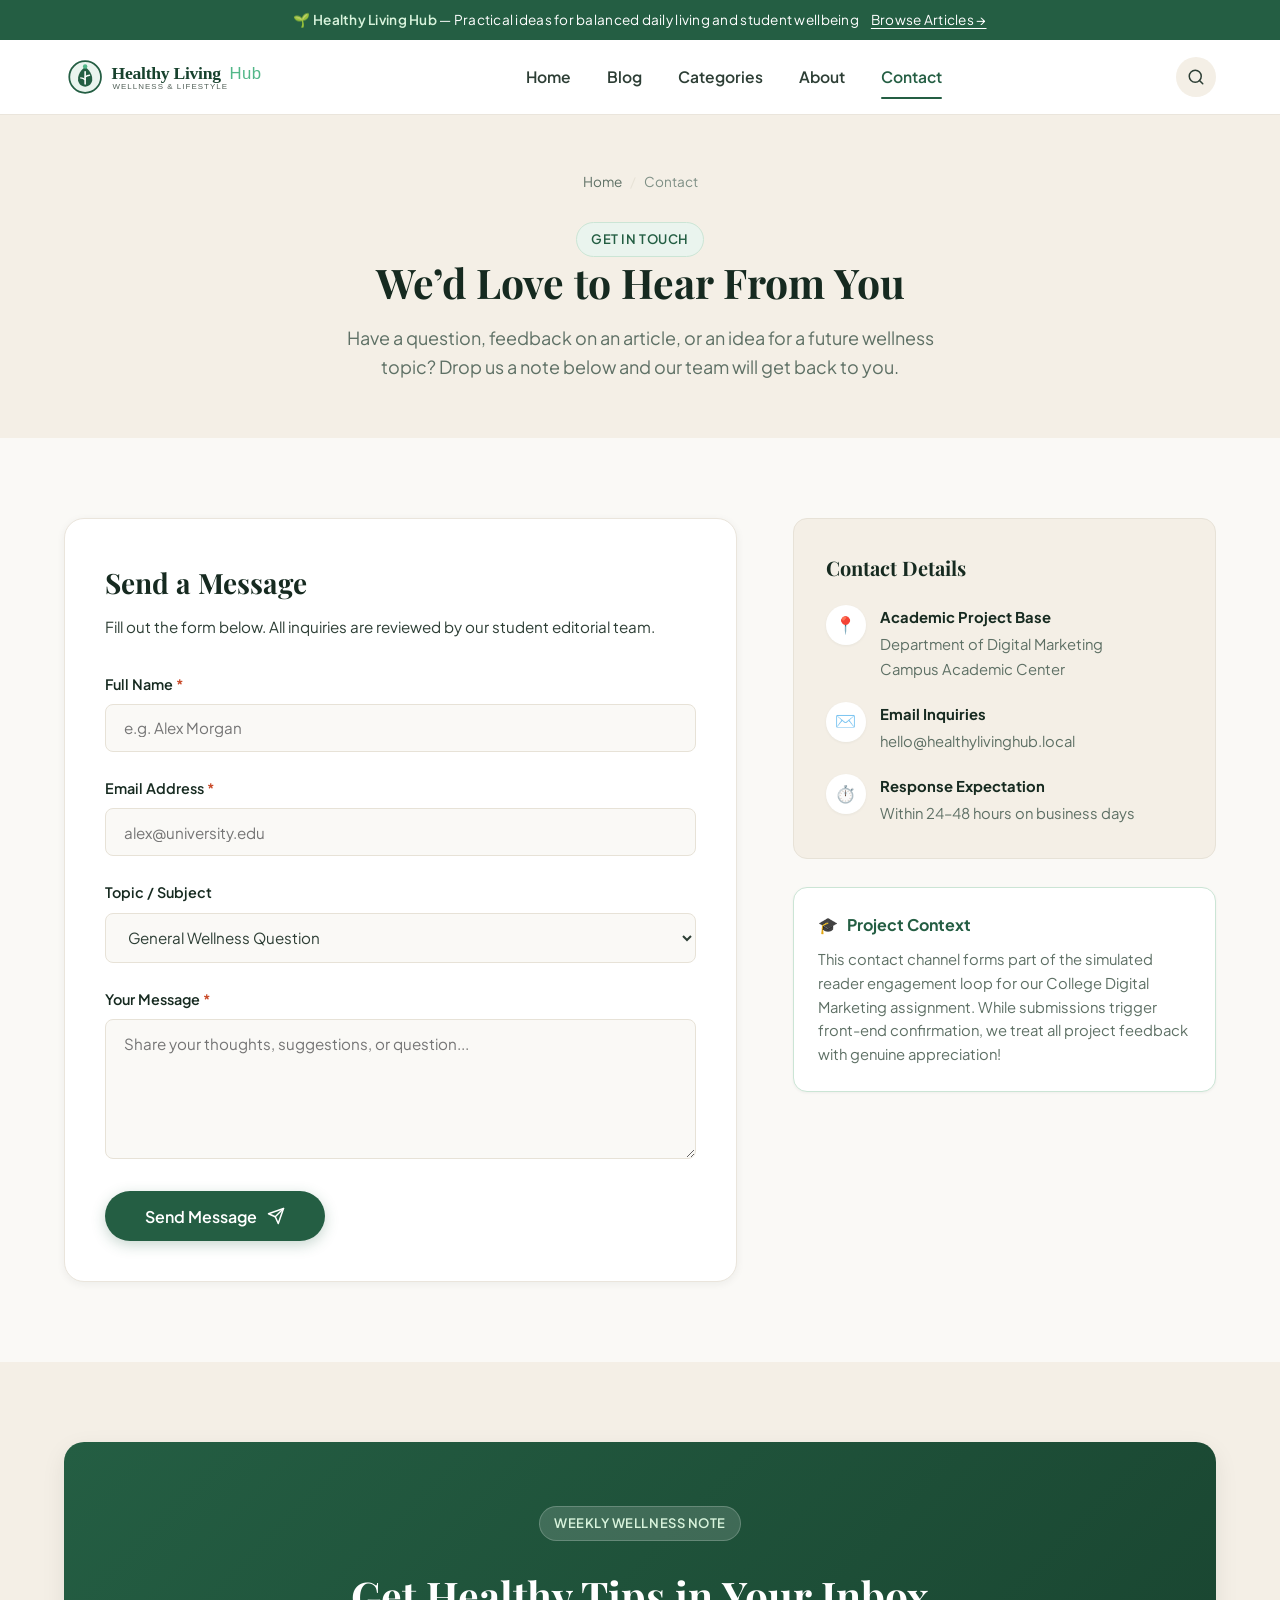
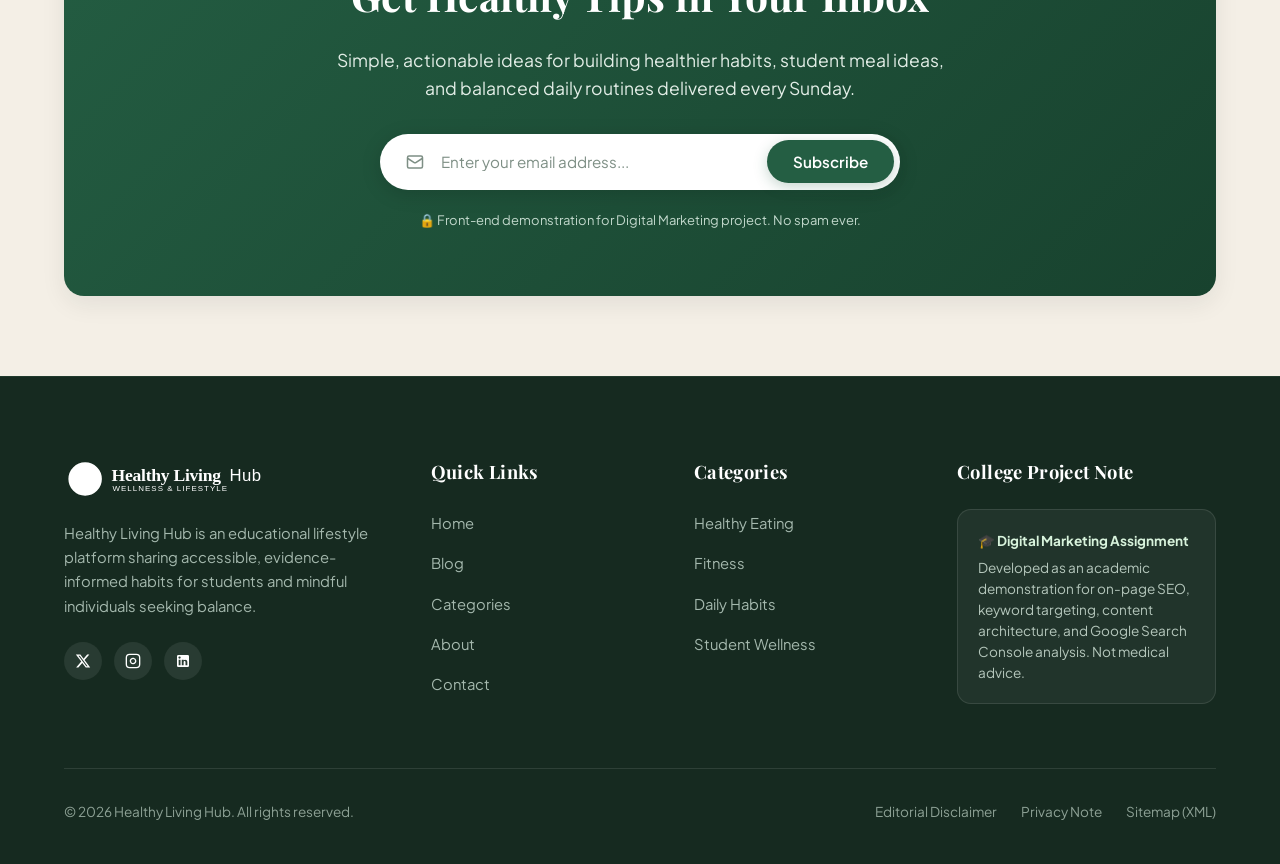
<file: contact.html>
<!DOCTYPE html>
<html lang="en">
<head>
  <meta charset="UTF-8">
  <meta name="viewport" content="width=device-width, initial-scale=1.0">
  <title>Contact &amp; Inquiries | Healthy Living Hub</title>
  <meta name="description" content="Get in touch with Healthy Living Hub. Send feedback, suggest article topics, or inquire about our college Digital Marketing research assignment.">
  <meta name="keywords" content="contact healthy living hub, wellness blog contact, student feedback, editorial inquiries, digital marketing project">
  <link rel="canonical" href="https://healthylivinghub.local/contact.html">

  <!-- Open Graph / SEO -->
  <meta property="og:type" content="website">
  <meta property="og:title" content="Contact &amp; Inquiries | Healthy Living Hub">
  <meta property="og:description" content="Reach out to the Healthy Living Hub team for topic suggestions, student inquiries, or editorial feedback.">
  <meta property="og:image" content="images/hero-wellness.jpg">
  <meta property="og:url" content="https://healthylivinghub.local/contact.html">
  <meta name="twitter:card" content="summary_large_image">

  <!-- Favicon -->
  <link rel="icon" type="image/svg+xml" href="images/favicon.svg">

  <!-- Google Fonts -->
  <link rel="preconnect" href="https://fonts.googleapis.com">
  <link rel="preconnect" href="https://fonts.gstatic.com" crossorigin>
  <link href="https://fonts.googleapis.com/css2?family=Playfair+Display:ital,wght@0,600;0,700;1,400&family=Plus+Jakarta+Sans:wght@400;500;600;700&display=swap" rel="stylesheet">

  <!-- Central Stylesheet -->
  <link rel="stylesheet" href="css/style.css">
</head>
<body>

  <!-- Announcement Bar -->
  <aside class="top-bar" aria-label="Announcement">
    <div class="container top-bar-inner">
      <span>🌱 <strong>Healthy Living Hub</strong> &mdash; Practical ideas for balanced daily living and student wellbeing</span>
      <a href="blog.html">Browse Articles &rarr;</a>
    </div>
  </aside>

  <!-- Site Header -->
  <header class="site-header">
    <div class="container header-container">
      <a href="index.html" class="brand-logo" aria-label="Healthy Living Hub Home">
        <img src="images/logo.svg" alt="Healthy Living Hub Brand Logo" width="220" height="42">
      </a>

      <!-- Desktop Nav -->
      <nav class="nav-desktop" aria-label="Main Navigation">
        <a href="index.html" class="nav-link">Home</a>
        <a href="blog.html" class="nav-link">Blog</a>
        <a href="categories.html" class="nav-link">Categories</a>
        <a href="about.html" class="nav-link">About</a>
        <a href="contact.html" class="nav-link active">Contact</a>
      </nav>

      <div class="header-actions">
        <a href="blog.html" class="search-toggle-btn" aria-label="Search articles">
          <svg width="18" height="18" viewBox="0 0 24 24" fill="none" stroke="currentColor" stroke-width="2" stroke-linecap="round" stroke-linejoin="round"><circle cx="11" cy="11" r="8"></circle><line x1="21" y1="21" x2="16.65" y2="16.65"></line></svg>
        </a>
        <button class="menu-toggle-btn" aria-label="Toggle navigation menu" aria-expanded="false">
          <svg width="22" height="22" viewBox="0 0 24 24" fill="none" stroke="currentColor" stroke-width="2" stroke-linecap="round" stroke-linejoin="round"><line x1="3" y1="12" x2="21" y2="12"></line><line x1="3" y1="6" x2="21" y2="6"></line><line x1="3" y1="18" x2="21" y2="18"></line></svg>
        </button>
      </div>
    </div>
  </header>

  <!-- Mobile Drawer -->
  <div class="mobile-nav-backdrop" aria-hidden="true"></div>
  <div class="mobile-nav-drawer" aria-label="Mobile Navigation">
    <div>
      <div class="mobile-nav-header">
        <span class="badge">Navigation</span>
        <button class="mobile-nav-close" aria-label="Close menu">&times;</button>
      </div>
      <ul class="mobile-nav-list">
        <li><a href="index.html" class="nav-link">Home</a></li>
        <li><a href="blog.html" class="nav-link">Blog</a></li>
        <li><a href="categories.html" class="nav-link">Categories</a></li>
        <li><a href="about.html" class="nav-link">About</a></li>
        <li><a href="contact.html" class="nav-link active">Contact</a></li>
      </ul>
    </div>
    <div class="mobile-nav-footer">
      <p class="newsletter-notice">Practical wellness tips for everyday vitality.</p>
    </div>
  </div>

  <!-- Hero Section -->
  <section class="section-sm section-bg-beige">
    <div class="container" style="text-align: center;">
      <nav class="breadcrumbs" style="justify-content: center;" aria-label="Breadcrumb">
        <a href="index.html">Home</a>
        <span class="breadcrumbs-sep">/</span>
        <span aria-current="page">Contact</span>
      </nav>
      <span class="badge">Get in Touch</span>
      <h1 class="section-title">We’d Love to Hear From You</h1>
      <p class="section-subtitle" style="margin: 0 auto; max-width: 620px;">
        Have a question, feedback on an article, or an idea for a future wellness topic? Drop us a note below and our team will get back to you.
      </p>
    </div>
  </section>

  <!-- Contact Form & Sidebar Area -->
  <main id="main-content" class="section">
    <div class="container">
      <div class="contact-grid">

        <!-- Left: Accessible Contact Form Card -->
        <section class="contact-card-box" aria-labelledby="form-heading">
          <h2 id="form-heading" style="font-family: var(--font-serif); font-size: 1.75rem; margin-bottom: 0.5rem; color: var(--color-text-heading);">
            Send a Message
          </h2>
          <p class="text-muted" style="margin-bottom: 2rem; font-size: 0.95rem;">
            Fill out the form below. All inquiries are reviewed by our student editorial team.
          </p>

          <form id="contactForm" novalidate aria-label="Contact Inquiries Form">
            <!-- Full Name -->
            <div class="form-group">
              <label for="contactName" class="form-label">
                Full Name <span class="req" aria-hidden="true">*</span>
              </label>
              <input type="text" id="contactName" class="form-control" placeholder="e.g. Alex Morgan" required aria-required="true">
              <div class="form-error-msg">Please enter your full name.</div>
            </div>

            <!-- Email Address -->
            <div class="form-group">
              <label for="contactEmail" class="form-label">
                Email Address <span class="req" aria-hidden="true">*</span>
              </label>
              <input type="email" id="contactEmail" class="form-control" placeholder="alex@university.edu" required aria-required="true">
              <div class="form-error-msg">Please provide a valid email address.</div>
            </div>

            <!-- Subject / Topic Select -->
            <div class="form-group">
              <label for="contactSubject" class="form-label">Topic / Subject</label>
              <select id="contactSubject" class="form-control">
                <option value="general">General Wellness Question</option>
                <option value="topic-suggestion">Suggest a Future Article Topic</option>
                <option value="project-inquiry">Digital Marketing Academic Inquiry</option>
                <option value="editorial-feedback">Editorial Feedback / Correction</option>
              </select>
            </div>

            <!-- Message Textarea -->
            <div class="form-group">
              <label for="contactMessage" class="form-label">
                Your Message <span class="req" aria-hidden="true">*</span>
              </label>
              <textarea id="contactMessage" class="form-control" rows="5" placeholder="Share your thoughts, suggestions, or question..." required aria-required="true"></textarea>
              <div class="form-error-msg">Please write a brief message before submitting.</div>
            </div>

            <!-- Submit Button -->
            <button type="submit" class="btn btn-primary" style="padding: 0.9rem 2.5rem;">
              Send Message
              <svg width="18" height="18" viewBox="0 0 24 24" fill="none" stroke="currentColor" stroke-width="2" stroke-linecap="round" stroke-linejoin="round"><line x1="22" y1="2" x2="11" y2="13"></line><polygon points="22 2 15 22 11 13 2 9 22 2"></polygon></svg>
            </button>
          </form>
        </section>

        <!-- Right: Contact Info Sidebar -->
        <aside class="contact-sidebar" aria-label="Contact Information">
          <!-- Information Card -->
          <div class="contact-info-card">
            <h3>Contact Details</h3>
            <div class="contact-details-list">
              <div class="contact-detail-item">
                <div class="contact-detail-icon">📍</div>
                <div class="contact-detail-content">
                  <strong>Academic Project Base</strong>
                  <span>Department of Digital Marketing<br>Campus Academic Center</span>
                </div>
              </div>

              <div class="contact-detail-item">
                <div class="contact-detail-icon">✉️</div>
                <div class="contact-detail-content">
                  <strong>Email Inquiries</strong>
                  <span>hello@healthylivinghub.local</span>
                </div>
              </div>

              <div class="contact-detail-item">
                <div class="contact-detail-icon">⏱️</div>
                <div class="contact-detail-content">
                  <strong>Response Expectation</strong>
                  <span>Within 24&ndash;48 hours on business days</span>
                </div>
              </div>
            </div>
          </div>

          <!-- Academic Note Card -->
          <div class="info-card" style="margin: 0; background-color: #ffffff;">
            <div class="info-card-header">
              <span>🎓</span> Project Context
            </div>
            <p style="font-size: 0.925rem; color: var(--color-text-muted); line-height: 1.6;">
              This contact channel forms part of the simulated reader engagement loop for our College Digital Marketing assignment. While submissions trigger front-end confirmation, we treat all project feedback with genuine appreciation!
            </p>
          </div>
        </aside>

      </div>
    </div>
  </main>

  <!-- Newsletter Section -->
  <section class="section section-bg-beige">
    <div class="container">
      <div class="newsletter-section">
        <div class="newsletter-inner">
          <span class="badge newsletter-badge">Weekly Wellness Note</span>
          <h2 class="newsletter-title">Get Healthy Tips in Your Inbox</h2>
          <p class="newsletter-desc">
            Simple, actionable ideas for building healthier habits, student meal ideas, and balanced daily routines delivered every Sunday.
          </p>
          <form class="newsletter-form" aria-label="Newsletter Subscription Form">
            <div class="newsletter-input-group">
              <svg width="18" height="18" viewBox="0 0 24 24" fill="none" stroke="currentColor" stroke-width="2"><rect x="2" y="4" width="20" height="16" rx="2"></rect><path d="m22 7-8.97 5.7a1.94 1.94 0 0 1-2.06 0L2 7"></path></svg>
              <input type="email" class="newsletter-input" placeholder="Enter your email address..." required aria-label="Email address for newsletter">
            </div>
            <button type="submit" class="btn btn-primary">Subscribe</button>
          </form>
          <p class="newsletter-notice">🔒 Front-end demonstration for Digital Marketing project. No spam ever.</p>
        </div>
      </div>
    </div>
  </section>

  <!-- Site Footer -->
  <footer class="site-footer">
    <div class="container">
      <div class="footer-top-grid">
        <div>
          <a href="index.html" class="brand-logo" aria-label="Healthy Living Hub Home">
            <img src="images/logo.svg" alt="Healthy Living Hub Logo" width="200" height="38" style="filter: brightness(0) invert(1);">
          </a>
          <p class="footer-brand-desc">
            Healthy Living Hub is an educational lifestyle platform sharing accessible, evidence-informed habits for students and mindful individuals seeking balance.
          </p>
          <div class="footer-social-row">
            <a href="https://twitter.com" class="footer-social-btn" aria-label="Twitter"><svg width="16" height="16" fill="currentColor" viewBox="0 0 24 24"><path d="M18.244 2.25h3.308l-7.227 8.26 8.502 11.24H16.17l-5.214-6.817L4.99 21.75H1.68l7.73-8.835L1.254 2.25H8.08l4.713 6.231zm-1.161 17.52h1.833L7.084 4.126H5.117z"/></svg></a>
            <a href="https://instagram.com" class="footer-social-btn" aria-label="Instagram"><svg width="16" height="16" fill="none" stroke="currentColor" stroke-width="2" viewBox="0 0 24 24"><rect width="20" height="20" x="2" y="2" rx="5" ry="5"></rect><path d="M16 11.37A4 4 0 1 1 12.63 8 4 4 0 0 1 16 11.37z"></path><line x1="17.5" x2="17.51" y1="6.5" y2="6.5"></line></svg></a>
            <a href="https://linkedin.com" class="footer-social-btn" aria-label="LinkedIn"><svg width="16" height="16" fill="currentColor" viewBox="0 0 24 24"><path d="M19 3a2 2 0 0 1 2 2v14a2 2 0 0 1-2 2H5a2 2 0 0 1-2-2V5a2 2 0 0 1 2-2h14m-.5 15.5v-5.3a3.26 3.26 0 0 0-3.26-3.26c-.85 0-1.84.52-2.28 1.3v-1.11h-2.79v8.37h2.79v-4.93c0-.77.62-1.4 1.39-1.4a1.4 1.4 0 0 1 1.4 1.4v4.93h2.75M6.88 8.56a1.68 1.68 0 0 0 1.68-1.68c0-.93-.75-1.69-1.68-1.69a1.69 1.69 0 0 0-1.69 1.69c0 .93.76 1.68 1.69 1.68m1.39 9.94v-8.37H5.5v8.37h2.77z"/></svg></a>
          </div>
        </div>

        <div>
          <h4 class="footer-col-title">Quick Links</h4>
          <ul class="footer-links-list">
            <li><a href="index.html" class="footer-link">Home</a></li>
            <li><a href="blog.html" class="footer-link">Blog</a></li>
            <li><a href="categories.html" class="footer-link">Categories</a></li>
            <li><a href="about.html" class="footer-link">About</a></li>
            <li><a href="contact.html" class="footer-link">Contact</a></li>
          </ul>
        </div>

        <div>
          <h4 class="footer-col-title">Categories</h4>
          <ul class="footer-links-list">
            <li><a href="categories.html?category=Healthy+Eating" class="footer-link">Healthy Eating</a></li>
            <li><a href="categories.html?category=Fitness+%26+Activity" class="footer-link">Fitness</a></li>
            <li><a href="categories.html?category=Daily+Habits" class="footer-link">Daily Habits</a></li>
            <li><a href="categories.html?category=Student+Wellness" class="footer-link">Student Wellness</a></li>
          </ul>
        </div>

        <div>
          <h4 class="footer-col-title">College Project Note</h4>
          <div class="footer-project-box">
            <strong>🎓 Digital Marketing Assignment</strong>
            Developed as an academic demonstration for on-page SEO, keyword targeting, content architecture, and Google Search Console analysis. Not medical advice.
          </div>
        </div>
      </div>

      <div class="footer-bottom-bar">
        <p>&copy; 2026 Healthy Living Hub. All rights reserved.</p>
        <div class="footer-bottom-links">
          <a href="about.html#disclaimer">Editorial Disclaimer</a>
          <a href="contact.html">Privacy Note</a>
          <a href="sitemap.xml">Sitemap (XML)</a>
        </div>
      </div>
    </div>
  </footer>

  <!-- Back to Top Button -->
  <button id="backToTopBtn" class="back-to-top" aria-label="Back to top of page">
    <svg width="20" height="20" viewBox="0 0 24 24" fill="none" stroke="currentColor" stroke-width="2.5"><polyline points="18 15 12 9 6 15"></polyline></svg>
  </button>

  <script src="js/script.js"></script>
</body>
</html>
</file>
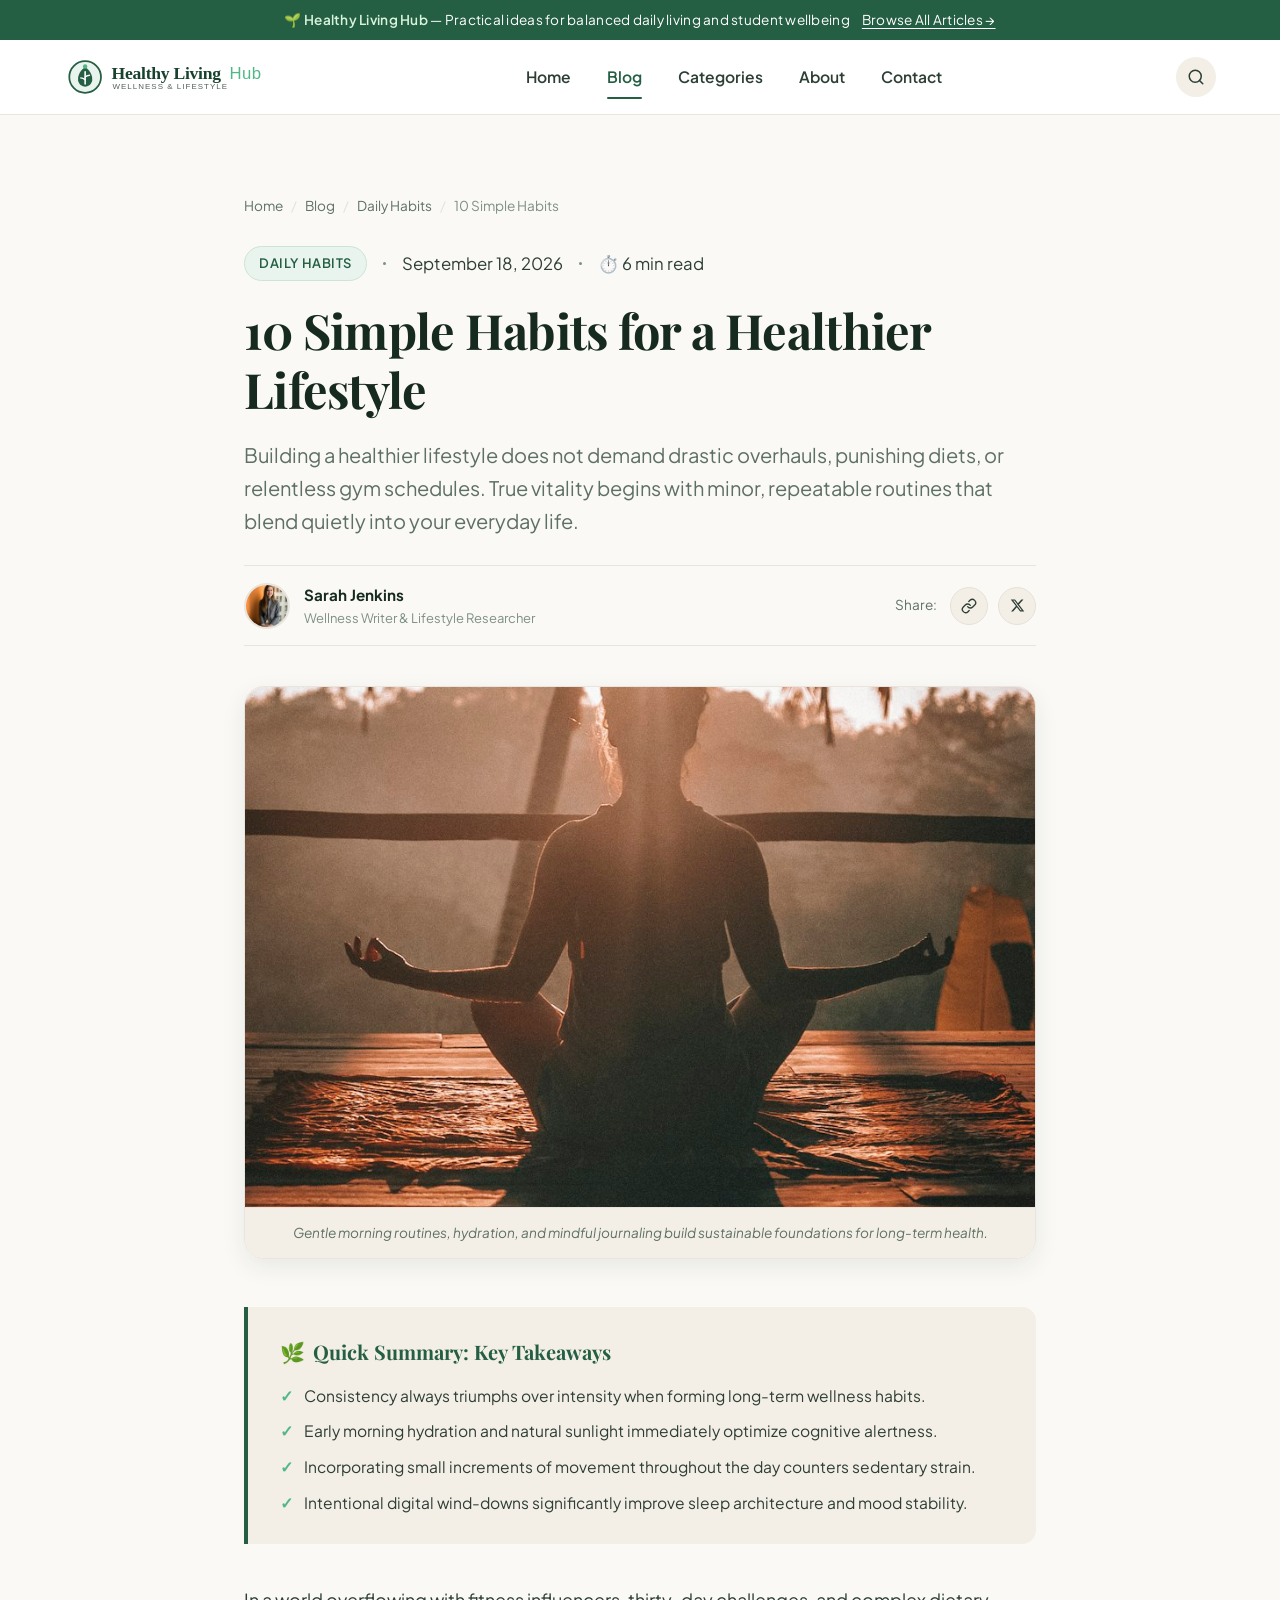
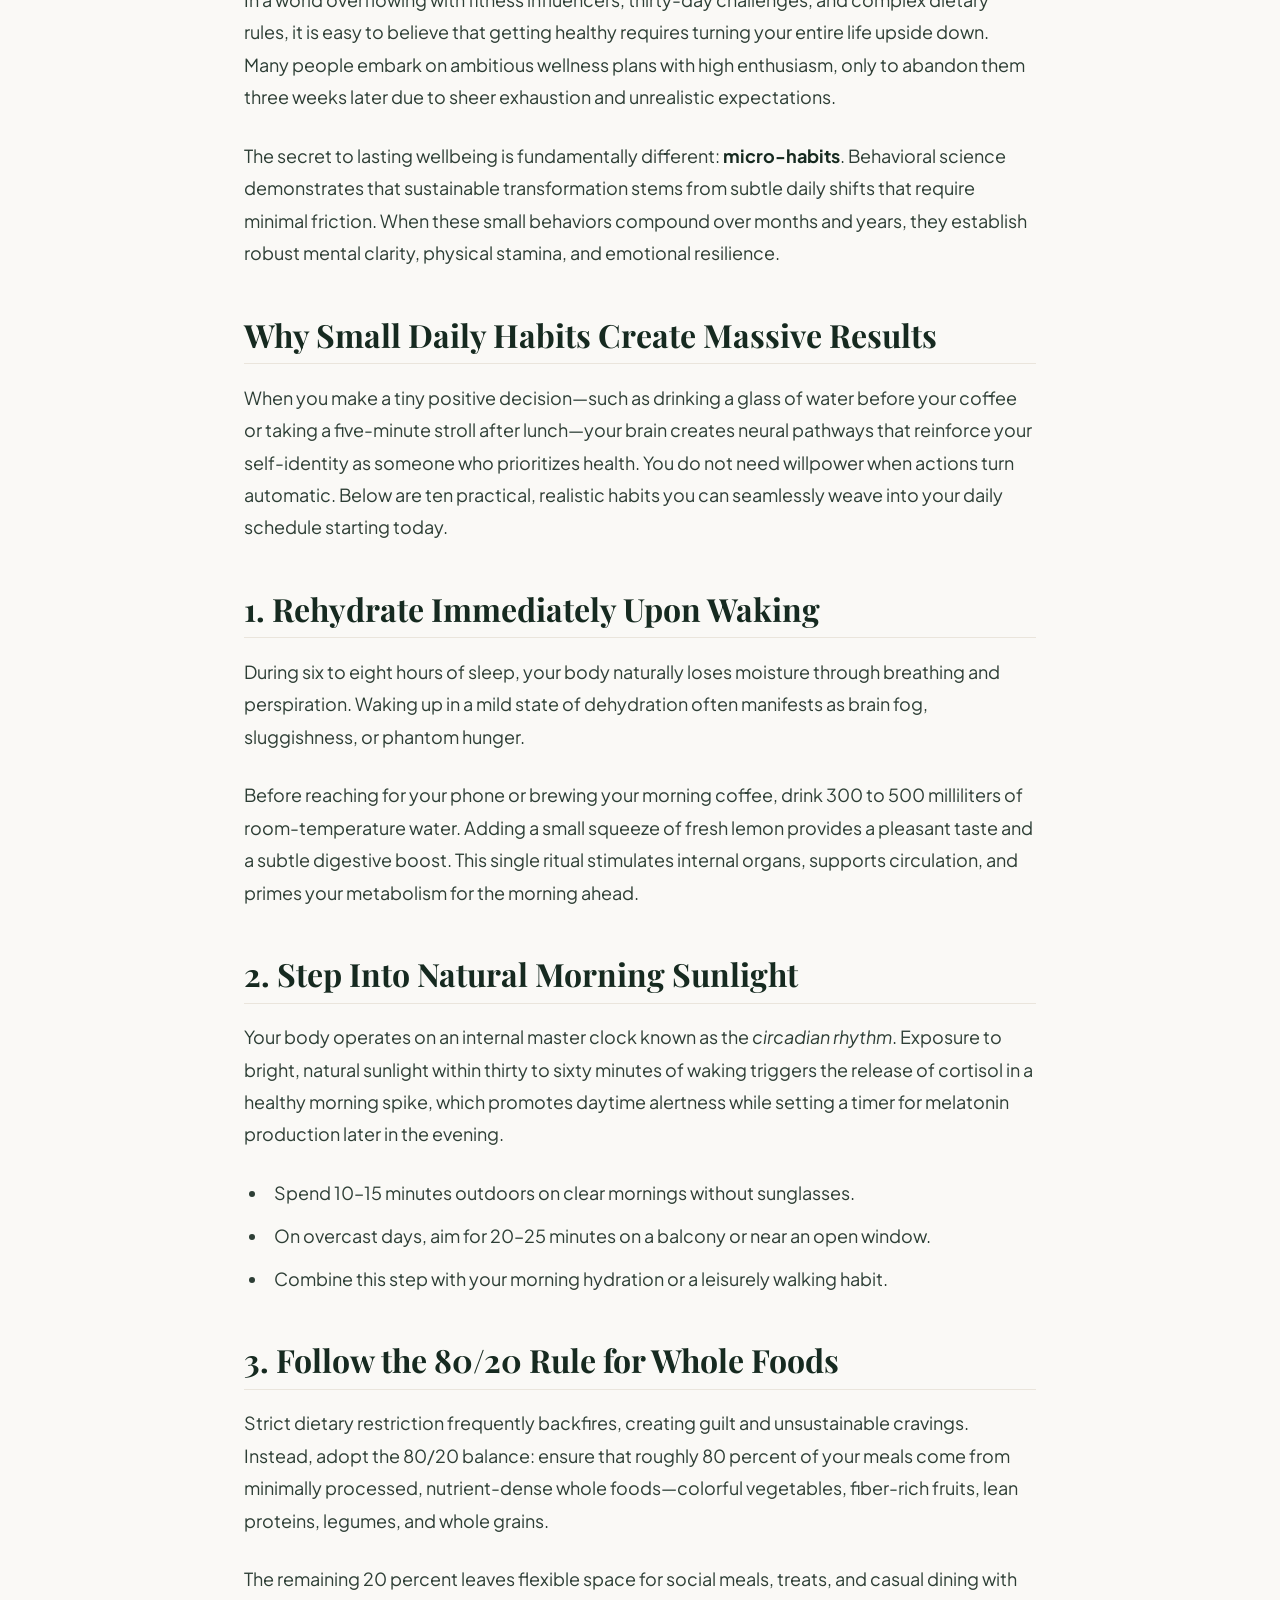
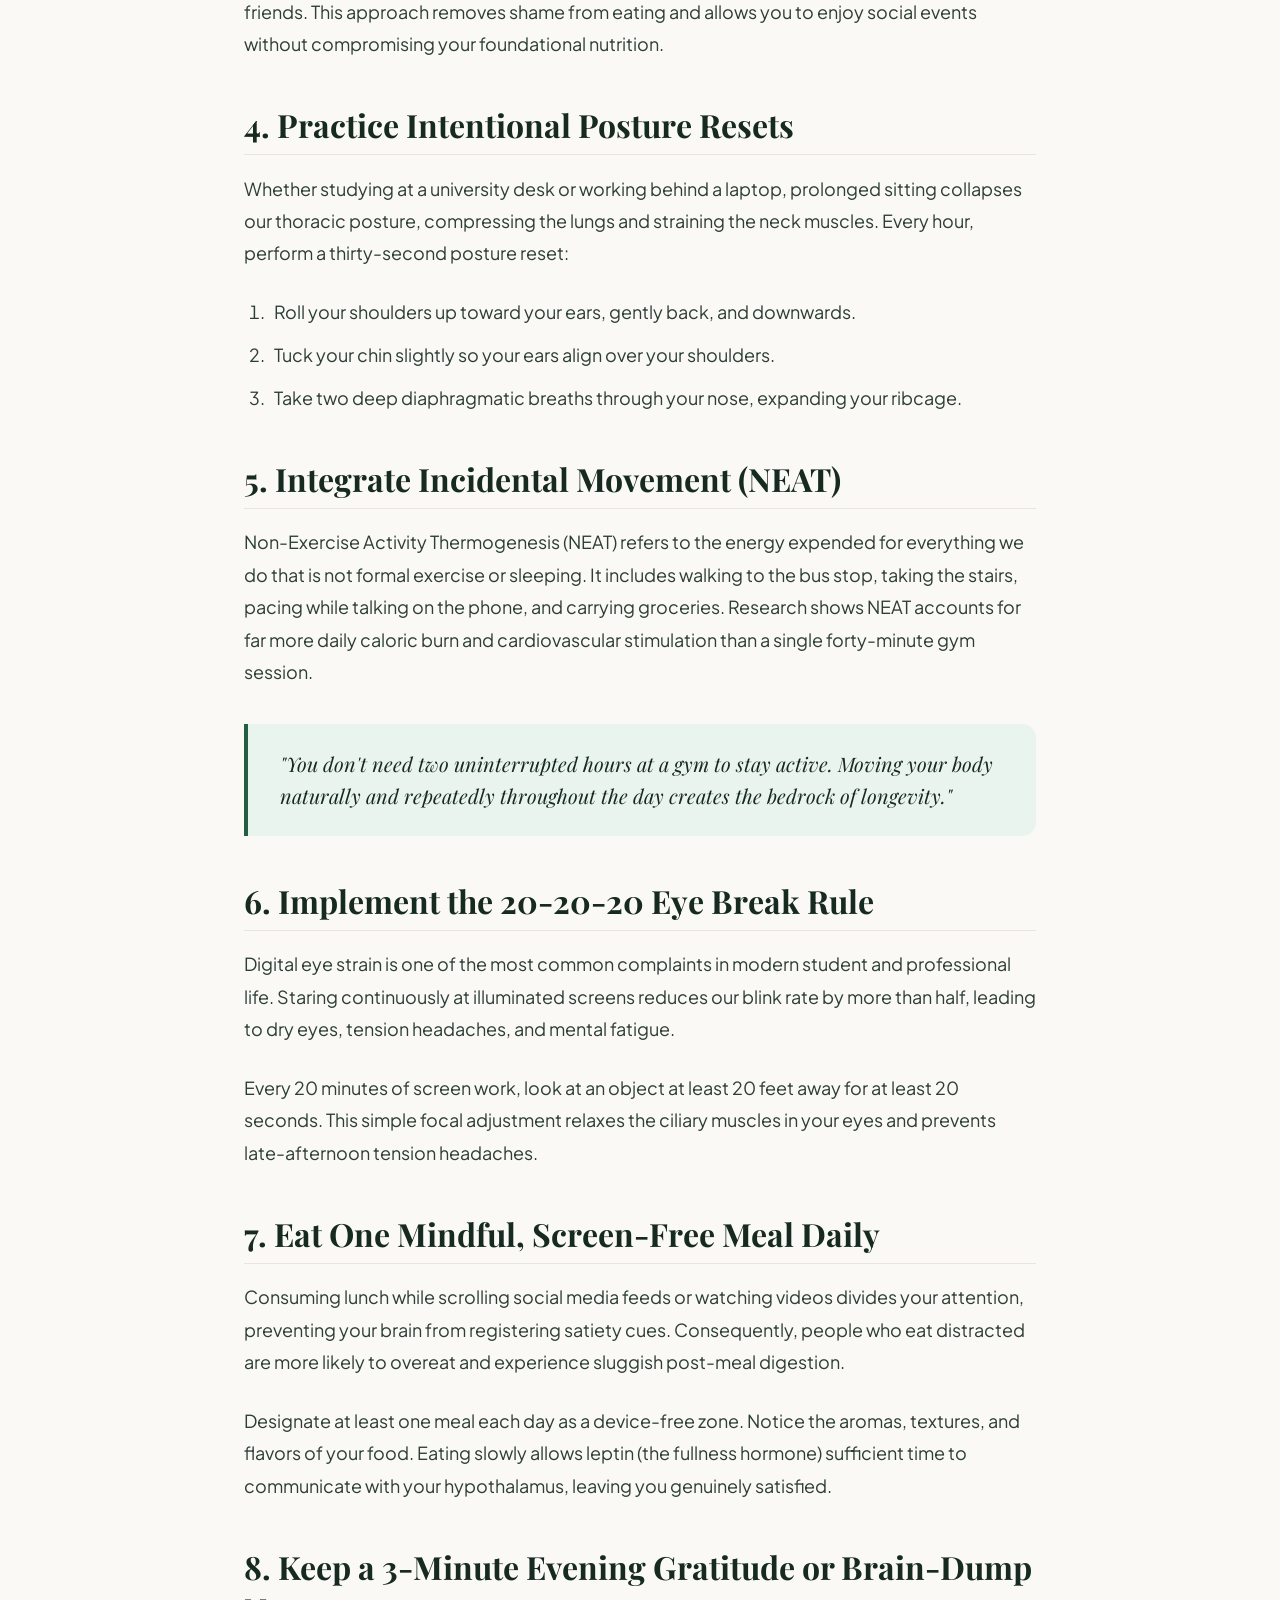
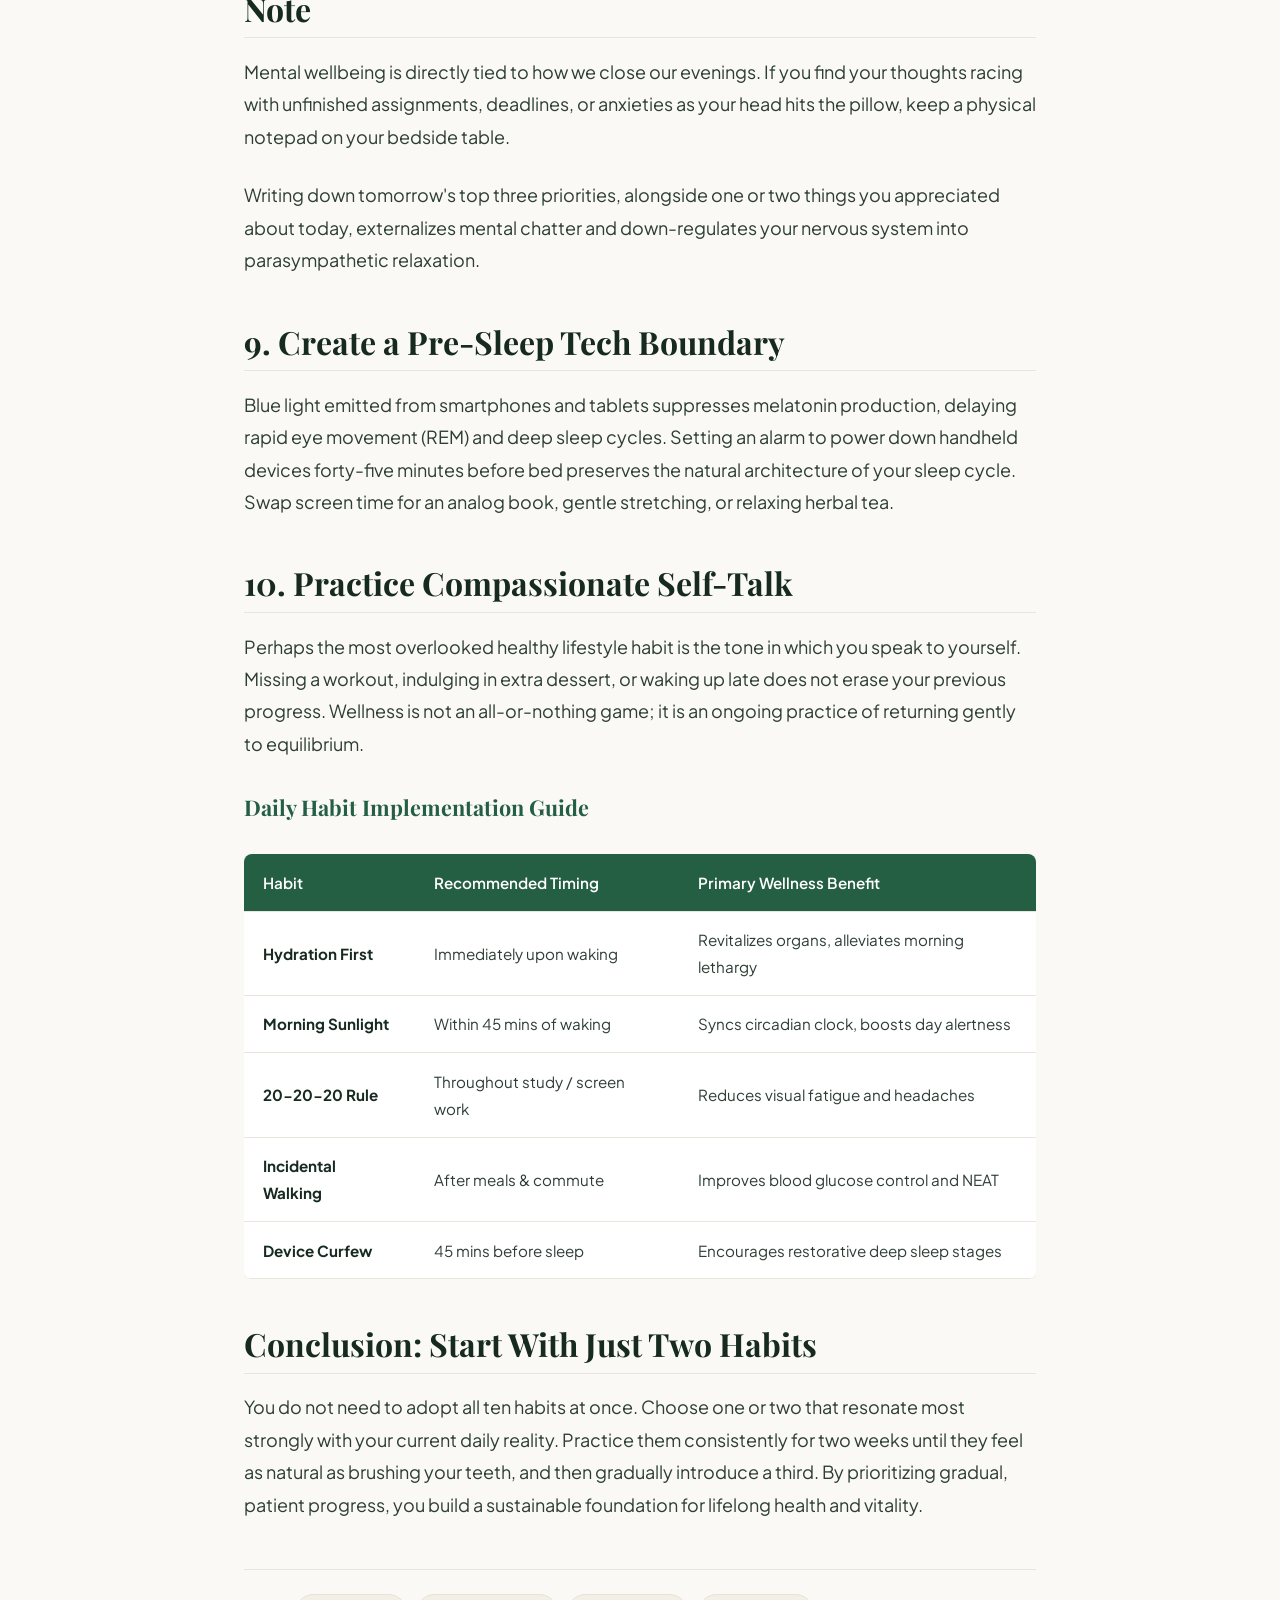
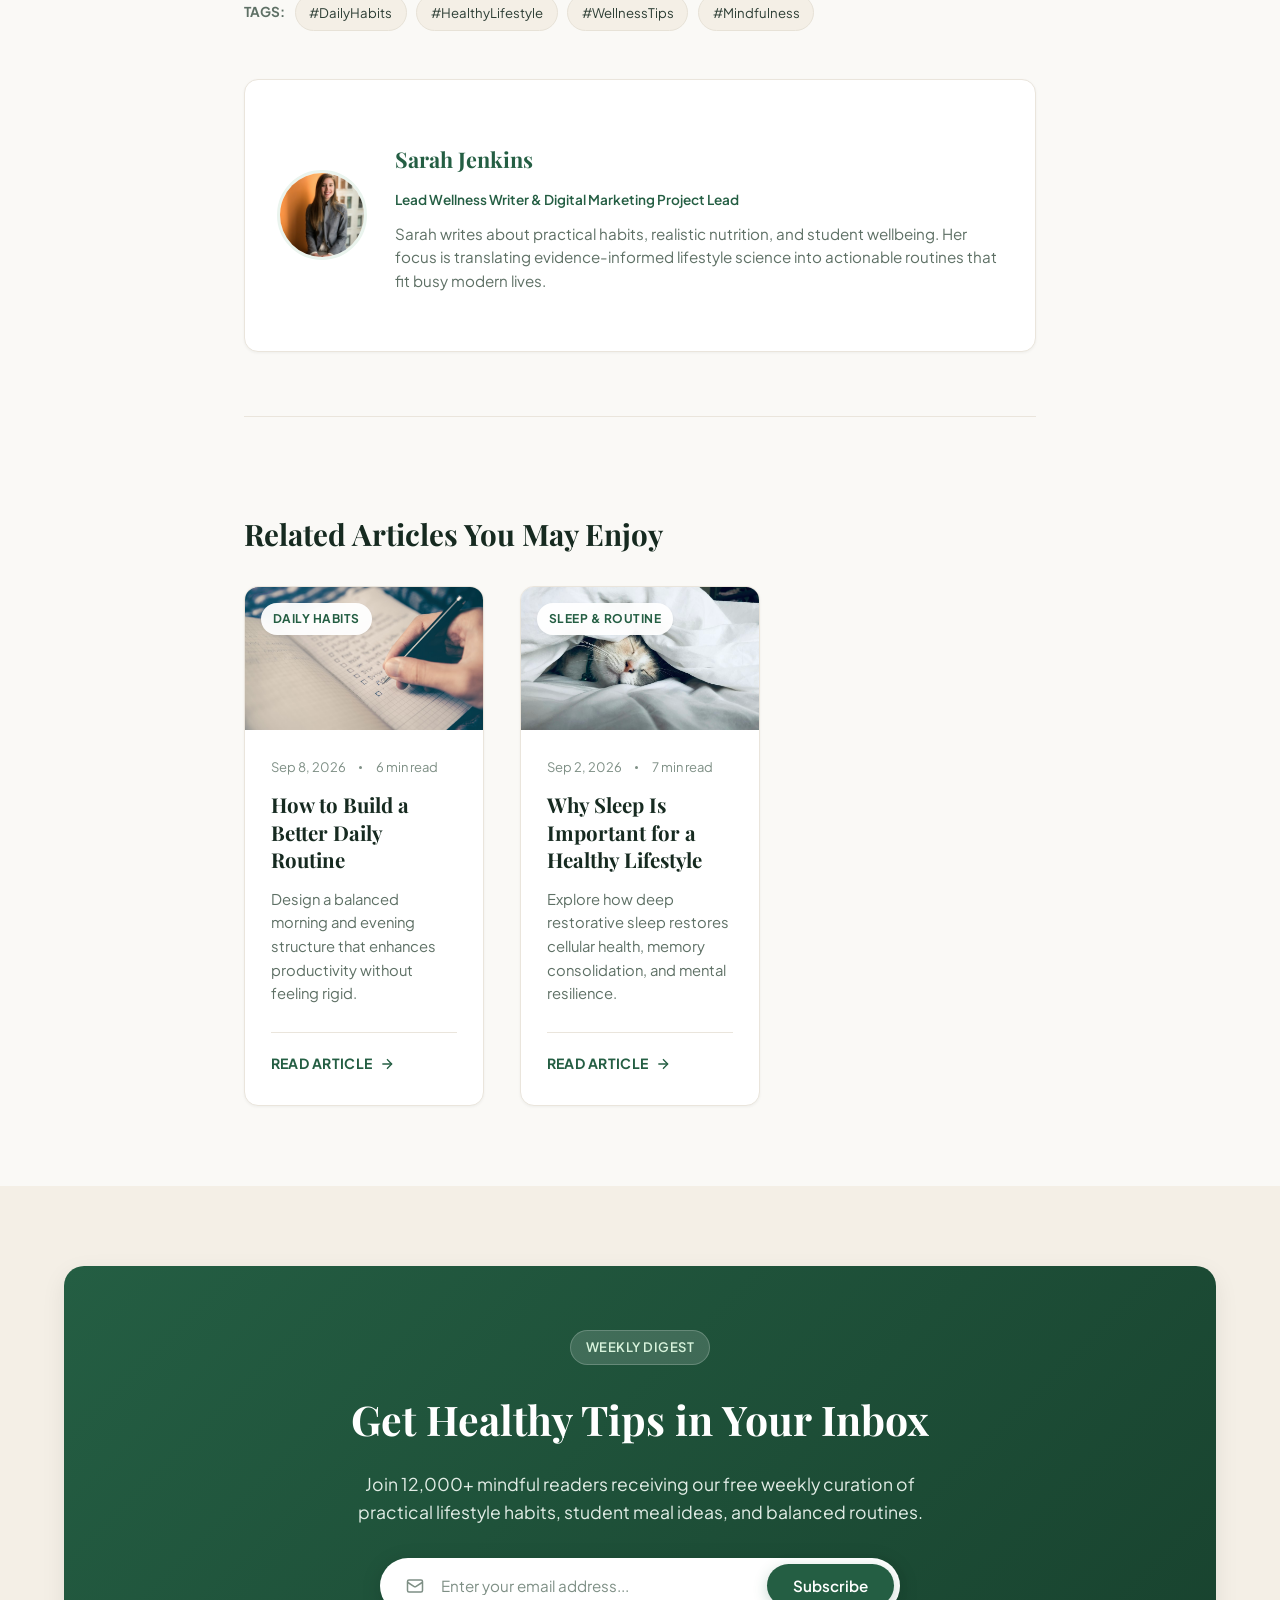
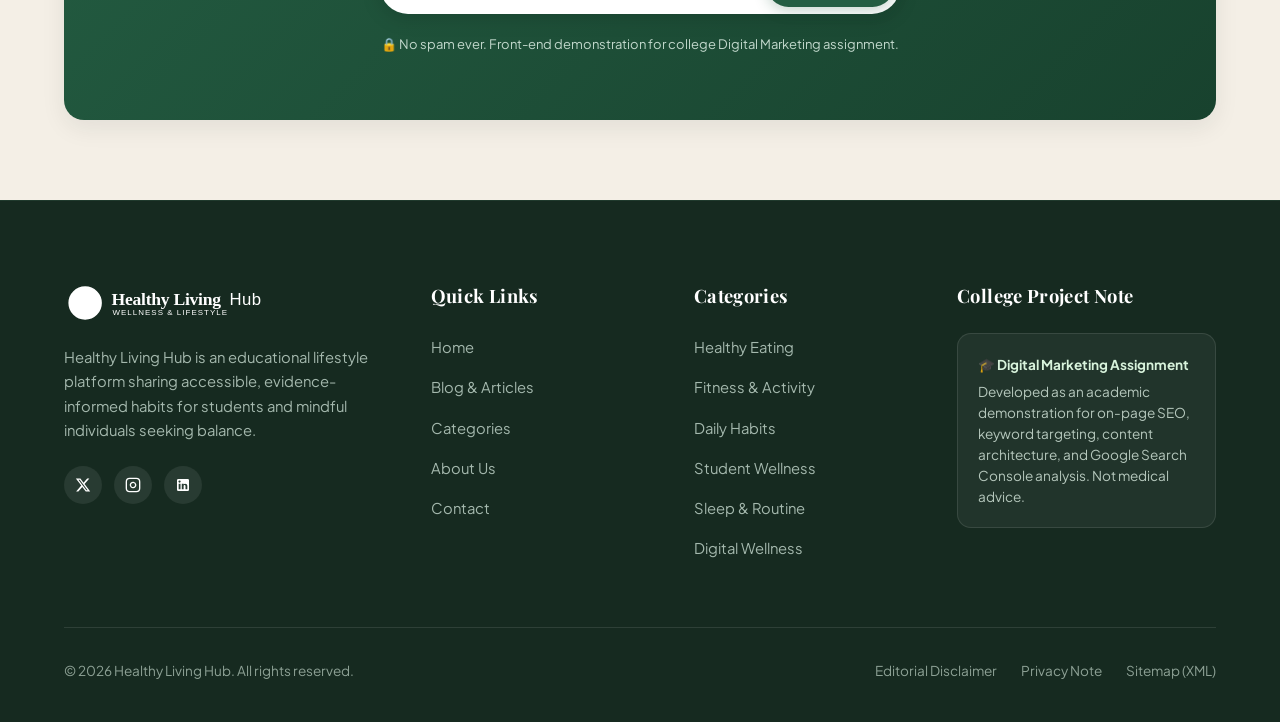
<file: articles/10-simple-habits-for-a-healthier-lifestyle.html>
<!DOCTYPE html>
<html lang="en">
<head>
  <meta charset="UTF-8">
  <meta name="viewport" content="width=device-width, initial-scale=1.0">
  <title>10 Simple Habits for a Healthier Lifestyle | Healthy Living Hub</title>
  <meta name="description" content="Discover 10 simple habits for a healthier lifestyle that are sustainable, practical, and backed by daily wellness principles. Start transforming your energy today.">
  <meta name="keywords" content="healthy lifestyle, healthy lifestyle tips, daily healthy habits, wellness tips, small habits for health">
  <link rel="canonical" href="https://healthylivinghub.local/articles/10-simple-habits-for-a-healthier-lifestyle.html">

  <!-- Open Graph / Social SEO -->
  <meta property="og:type" content="article">
  <meta property="og:title" content="10 Simple Habits for a Healthier Lifestyle">
  <meta property="og:description" content="Small daily choices create lasting wellness. Learn 10 realistic habits you can integrate without extreme diets or exhausting workout regimes.">
  <meta property="og:image" content="../images/article-1-habits.jpg">
  <meta property="og:url" content="https://healthylivinghub.local/articles/10-simple-habits-for-a-healthier-lifestyle.html">
  <meta name="twitter:card" content="summary_large_image">

  <!-- Favicon -->
  <link rel="icon" type="image/svg+xml" href="../images/favicon.svg">

  <!-- Google Fonts -->
  <link rel="preconnect" href="https://fonts.googleapis.com">
  <link rel="preconnect" href="https://fonts.gstatic.com" crossorigin>
  <link href="https://fonts.googleapis.com/css2?family=Playfair+Display:ital,wght@0,600;0,700;1,400&family=Plus+Jakarta+Sans:wght@400;500;600;700&display=swap" rel="stylesheet">

  <!-- Stylesheet -->
  <link rel="stylesheet" href="../css/style.css">

  <!-- Structured Data (JSON-LD) for Search Console -->
  <script type="application/ld+json">
  {
    "@context": "https://schema.org",
    "@type": "BlogPosting",
    "headline": "10 Simple Habits for a Healthier Lifestyle",
    "image": "https://healthylivinghub.local/images/article-1-habits.jpg",
    "author": {
      "@type": "Person",
      "name": "Sarah Jenkins"
    },
    "publisher": {
      "@type": "Organization",
      "name": "Healthy Living Hub",
      "logo": {
        "@type": "ImageObject",
        "url": "https://healthylivinghub.local/images/logo.svg"
      }
    },
    "datePublished": "2026-09-18",
    "dateModified": "2026-09-24",
    "description": "Discover 10 simple habits for a healthier lifestyle that are sustainable, practical, and backed by daily wellness principles."
  }
  </script>
</head>
<body>

  <!-- Reading Progress Bar -->
  <div class="reading-progress-bar" aria-hidden="true"></div>

  <!-- Announcement Bar -->
  <aside class="top-bar" aria-label="Announcement">
    <div class="container top-bar-inner">
      <span>🌱 <strong>Healthy Living Hub</strong> &mdash; Practical ideas for balanced daily living and student wellbeing</span>
      <a href="../blog.html">Browse All Articles &rarr;</a>
    </div>
  </aside>

  <!-- Site Header -->
  <header class="site-header">
    <div class="container header-container">
      <a href="../index.html" class="brand-logo" aria-label="Healthy Living Hub Home">
        <img src="../images/logo.svg" alt="Healthy Living Hub Brand Logo" width="220" height="42">
      </a>

      <!-- Desktop Nav -->
      <nav class="nav-desktop" aria-label="Main Navigation">
        <a href="../index.html" class="nav-link">Home</a>
        <a href="../blog.html" class="nav-link active">Blog</a>
        <a href="../categories.html" class="nav-link">Categories</a>
        <a href="../about.html" class="nav-link">About</a>
        <a href="../contact.html" class="nav-link">Contact</a>
      </nav>

      <div class="header-actions">
        <a href="../blog.html" class="search-toggle-btn" aria-label="Search articles">
          <svg width="18" height="18" viewBox="0 0 24 24" fill="none" stroke="currentColor" stroke-width="2" stroke-linecap="round" stroke-linejoin="round"><circle cx="11" cy="11" r="8"></circle><line x1="21" y1="21" x2="16.65" y2="16.65"></line></svg>
        </a>
        <button class="menu-toggle-btn" aria-label="Toggle navigation menu" aria-expanded="false">
          <svg width="22" height="22" viewBox="0 0 24 24" fill="none" stroke="currentColor" stroke-width="2" stroke-linecap="round" stroke-linejoin="round"><line x1="3" y1="12" x2="21" y2="12"></line><line x1="3" y1="6" x2="21" y2="6"></line><line x1="3" y1="18" x2="21" y2="18"></line></svg>
        </button>
      </div>
    </div>
  </header>

  <!-- Mobile Navigation Drawer -->
  <div class="mobile-nav-backdrop" aria-hidden="true"></div>
  <div class="mobile-nav-drawer" aria-label="Mobile Navigation">
    <div>
      <div class="mobile-nav-header">
        <span class="badge">Navigation</span>
        <button class="mobile-nav-close" aria-label="Close menu">&times;</button>
      </div>
      <ul class="mobile-nav-list">
        <li><a href="../index.html" class="nav-link">Home</a></li>
        <li><a href="../blog.html" class="nav-link active">Blog</a></li>
        <li><a href="../categories.html" class="nav-link">Categories</a></li>
        <li><a href="../about.html" class="nav-link">About</a></li>
        <li><a href="../contact.html" class="nav-link">Contact</a></li>
      </ul>
    </div>
    <div class="mobile-nav-footer">
      <p class="newsletter-notice">Practical wellness tips for everyday vitality.</p>
    </div>
  </div>

  <!-- Main Article Content Area -->
  <main id="main-content" class="section">
    <div class="container-narrow">

      <!-- Breadcrumbs Navigation -->
      <nav class="breadcrumbs" aria-label="Breadcrumb">
        <a href="../index.html">Home</a>
        <span class="breadcrumbs-sep">/</span>
        <a href="../blog.html">Blog</a>
        <span class="breadcrumbs-sep">/</span>
        <a href="../categories.html?category=Daily+Habits">Daily Habits</a>
        <span class="breadcrumbs-sep">/</span>
        <span aria-current="page">10 Simple Habits</span>
      </nav>

      <!-- Article Header -->
      <header class="article-header">
        <div class="article-header-meta">
          <span class="badge">Daily Habits</span>
          <span class="article-card-meta-dot"></span>
          <time datetime="2026-09-18">September 18, 2026</time>
          <span class="article-card-meta-dot"></span>
          <span>⏱️ 6 min read</span>
        </div>

        <h1 class="article-main-title">10 Simple Habits for a Healthier Lifestyle</h1>

        <p class="article-lead">
          Building a healthier lifestyle does not demand drastic overhauls, punishing diets, or relentless gym schedules. True vitality begins with minor, repeatable routines that blend quietly into your everyday life.
        </p>

        <!-- Author & Social Actions Bar -->
        <div class="article-author-bar">
          <div class="author-pill">
            <img src="../images/author-sarah.jpg" alt="Sarah Jenkins portrait" class="author-pill-avatar" width="46" height="46">
            <div>
              <div class="author-pill-name">Sarah Jenkins</div>
              <div class="author-pill-role">Wellness Writer &amp; Lifestyle Researcher</div>
            </div>
          </div>
          <div class="article-share-actions">
            <span style="font-size: 0.85rem; color: var(--color-text-muted); margin-right: 0.25rem;">Share:</span>
            <button class="share-btn copy-link-btn" title="Copy article link" aria-label="Copy article link">
              <svg width="16" height="16" viewBox="0 0 24 24" fill="none" stroke="currentColor" stroke-width="2" stroke-linecap="round" stroke-linejoin="round"><path d="M10 13a5 5 0 0 0 7.54.54l3-3a5 5 0 0 0-7.07-7.07l-1.72 1.71"></path><path d="M14 11a5 5 0 0 0-7.54-.54l-3 3a5 5 0 0 0 7.07 7.07l1.71-1.71"></path></svg>
            </button>
            <a href="https://twitter.com/intent/tweet?text=10+Simple+Habits+for+a+Healthier+Lifestyle" target="_blank" rel="noopener noreferrer" class="share-btn" aria-label="Share on X">
              <svg width="15" height="15" viewBox="0 0 24 24" fill="currentColor"><path d="M18.244 2.25h3.308l-7.227 8.26 8.502 11.24H16.17l-5.214-6.817L4.99 21.75H1.68l7.73-8.835L1.254 2.25H8.08l4.713 6.231zm-1.161 17.52h1.833L7.084 4.126H5.117z"/></svg>
            </a>
          </div>
        </div>
      </header>

      <!-- Featured Image -->
      <figure class="featured-media-box">
        <img src="../images/article-1-habits.jpg" alt="A healthy morning routine with fresh water, fruit, and open journal" width="840" height="480">
        <figcaption class="featured-media-caption">
          Gentle morning routines, hydration, and mindful journaling build sustainable foundations for long-term health.
        </figcaption>
      </figure>

      <!-- Key Takeaways Callout Box -->
      <aside class="takeaways-box" aria-labelledby="takeaways-title">
        <div id="takeaways-title" class="takeaways-title">
          <span>🌿</span> Quick Summary: Key Takeaways
        </div>
        <ul class="takeaways-list">
          <li>Consistency always triumphs over intensity when forming long-term wellness habits.</li>
          <li>Early morning hydration and natural sunlight immediately optimize cognitive alertness.</li>
          <li>Incorporating small increments of movement throughout the day counters sedentary strain.</li>
          <li>Intentional digital wind-downs significantly improve sleep architecture and mood stability.</li>
        </ul>
      </aside>

      <!-- Article Body -->
      <article class="article-body">
        <p>
          In a world overflowing with fitness influencers, thirty-day challenges, and complex dietary rules, it is easy to believe that getting healthy requires turning your entire life upside down. Many people embark on ambitious wellness plans with high enthusiasm, only to abandon them three weeks later due to sheer exhaustion and unrealistic expectations.
        </p>

        <p>
          The secret to lasting wellbeing is fundamentally different: <strong>micro-habits</strong>. Behavioral science demonstrates that sustainable transformation stems from subtle daily shifts that require minimal friction. When these small behaviors compound over months and years, they establish robust mental clarity, physical stamina, and emotional resilience.
        </p>

        <h2>Why Small Daily Habits Create Massive Results</h2>
        <p>
          When you make a tiny positive decision&mdash;such as drinking a glass of water before your coffee or taking a five-minute stroll after lunch&mdash;your brain creates neural pathways that reinforce your self-identity as someone who prioritizes health. You do not need willpower when actions turn automatic. Below are ten practical, realistic habits you can seamlessly weave into your daily schedule starting today.
        </p>

        <h2>1. Rehydrate Immediately Upon Waking</h2>
        <p>
          During six to eight hours of sleep, your body naturally loses moisture through breathing and perspiration. Waking up in a mild state of dehydration often manifests as brain fog, sluggishness, or phantom hunger.
        </p>
        <p>
          Before reaching for your phone or brewing your morning coffee, drink 300 to 500 milliliters of room-temperature water. Adding a small squeeze of fresh lemon provides a pleasant taste and a subtle digestive boost. This single ritual stimulates internal organs, supports circulation, and primes your metabolism for the morning ahead.
        </p>

        <h2>2. Step Into Natural Morning Sunlight</h2>
        <p>
          Your body operates on an internal master clock known as the <em>circadian rhythm</em>. Exposure to bright, natural sunlight within thirty to sixty minutes of waking triggers the release of cortisol in a healthy morning spike, which promotes daytime alertness while setting a timer for melatonin production later in the evening.
        </p>
        <ul>
          <li>Spend 10&ndash;15 minutes outdoors on clear mornings without sunglasses.</li>
          <li>On overcast days, aim for 20&ndash;25 minutes on a balcony or near an open window.</li>
          <li>Combine this step with your morning hydration or a leisurely walking habit.</li>
        </ul>

        <h2>3. Follow the 80/20 Rule for Whole Foods</h2>
        <p>
          Strict dietary restriction frequently backfires, creating guilt and unsustainable cravings. Instead, adopt the 80/20 balance: ensure that roughly 80 percent of your meals come from minimally processed, nutrient-dense whole foods&mdash;colorful vegetables, fiber-rich fruits, lean proteins, legumes, and whole grains.
        </p>
        <p>
          The remaining 20 percent leaves flexible space for social meals, treats, and casual dining with friends. This approach removes shame from eating and allows you to enjoy social events without compromising your foundational nutrition.
        </p>

        <h2>4. Practice Intentional Posture Resets</h2>
        <p>
          Whether studying at a university desk or working behind a laptop, prolonged sitting collapses our thoracic posture, compressing the lungs and straining the neck muscles. Every hour, perform a thirty-second posture reset:
        </p>
        <ol>
          <li>Roll your shoulders up toward your ears, gently back, and downwards.</li>
          <li>Tuck your chin slightly so your ears align over your shoulders.</li>
          <li>Take two deep diaphragmatic breaths through your nose, expanding your ribcage.</li>
        </ol>

        <h2>5. Integrate Incidental Movement (NEAT)</h2>
        <p>
          Non-Exercise Activity Thermogenesis (NEAT) refers to the energy expended for everything we do that is not formal exercise or sleeping. It includes walking to the bus stop, taking the stairs, pacing while talking on the phone, and carrying groceries. Research shows NEAT accounts for far more daily caloric burn and cardiovascular stimulation than a single forty-minute gym session.
        </p>

        <blockquote>
          "You don't need two uninterrupted hours at a gym to stay active. Moving your body naturally and repeatedly throughout the day creates the bedrock of longevity."
        </blockquote>

        <h2>6. Implement the 20-20-20 Eye Break Rule</h2>
        <p>
          Digital eye strain is one of the most common complaints in modern student and professional life. Staring continuously at illuminated screens reduces our blink rate by more than half, leading to dry eyes, tension headaches, and mental fatigue.
        </p>
        <p>
          Every 20 minutes of screen work, look at an object at least 20 feet away for at least 20 seconds. This simple focal adjustment relaxes the ciliary muscles in your eyes and prevents late-afternoon tension headaches.
        </p>

        <h2>7. Eat One Mindful, Screen-Free Meal Daily</h2>
        <p>
          Consuming lunch while scrolling social media feeds or watching videos divides your attention, preventing your brain from registering satiety cues. Consequently, people who eat distracted are more likely to overeat and experience sluggish post-meal digestion.
        </p>
        <p>
          Designate at least one meal each day as a device-free zone. Notice the aromas, textures, and flavors of your food. Eating slowly allows leptin (the fullness hormone) sufficient time to communicate with your hypothalamus, leaving you genuinely satisfied.
        </p>

        <h2>8. Keep a 3-Minute Evening Gratitude or Brain-Dump Note</h2>
        <p>
          Mental wellbeing is directly tied to how we close our evenings. If you find your thoughts racing with unfinished assignments, deadlines, or anxieties as your head hits the pillow, keep a physical notepad on your bedside table.
        </p>
        <p>
          Writing down tomorrow's top three priorities, alongside one or two things you appreciated about today, externalizes mental chatter and down-regulates your nervous system into parasympathetic relaxation.
        </p>

        <h2>9. Create a Pre-Sleep Tech Boundary</h2>
        <p>
          Blue light emitted from smartphones and tablets suppresses melatonin production, delaying rapid eye movement (REM) and deep sleep cycles. Setting an alarm to power down handheld devices forty-five minutes before bed preserves the natural architecture of your sleep cycle. Swap screen time for an analog book, gentle stretching, or relaxing herbal tea.
        </p>

        <h2>10. Practice Compassionate Self-Talk</h2>
        <p>
          Perhaps the most overlooked healthy lifestyle habit is the tone in which you speak to yourself. Missing a workout, indulging in extra dessert, or waking up late does not erase your previous progress. Wellness is not an all-or-nothing game; it is an ongoing practice of returning gently to equilibrium.
        </p>

        <!-- Practical Checklist Table -->
        <h3>Daily Habit Implementation Guide</h3>
        <div class="table-responsive">
          <table class="article-table">
            <thead>
              <tr>
                <th>Habit</th>
                <th>Recommended Timing</th>
                <th>Primary Wellness Benefit</th>
              </tr>
            </thead>
            <tbody>
              <tr>
                <td><strong>Hydration First</strong></td>
                <td>Immediately upon waking</td>
                <td>Revitalizes organs, alleviates morning lethargy</td>
              </tr>
              <tr>
                <td><strong>Morning Sunlight</strong></td>
                <td>Within 45 mins of waking</td>
                <td>Syncs circadian clock, boosts day alertness</td>
              </tr>
              <tr>
                <td><strong>20-20-20 Rule</strong></td>
                <td>Throughout study / screen work</td>
                <td>Reduces visual fatigue and headaches</td>
              </tr>
              <tr>
                <td><strong>Incidental Walking</strong></td>
                <td>After meals &amp; commute</td>
                <td>Improves blood glucose control and NEAT</td>
              </tr>
              <tr>
                <td><strong>Device Curfew</strong></td>
                <td>45 mins before sleep</td>
                <td>Encourages restorative deep sleep stages</td>
              </tr>
            </tbody>
          </table>
        </div>

        <h2>Conclusion: Start With Just Two Habits</h2>
        <p>
          You do not need to adopt all ten habits at once. Choose one or two that resonate most strongly with your current daily reality. Practice them consistently for two weeks until they feel as natural as brushing your teeth, and then gradually introduce a third. By prioritizing gradual, patient progress, you build a sustainable foundation for lifelong health and vitality.
        </p>

        <!-- Topic Tags -->
        <div class="article-tags-wrap">
          <span class="tags-label">Tags:</span>
          <a href="../blog.html?search=daily+habits" class="tag-pill">#DailyHabits</a>
          <a href="../blog.html?search=healthy+lifestyle" class="tag-pill">#HealthyLifestyle</a>
          <a href="../blog.html?search=wellness+tips" class="tag-pill">#WellnessTips</a>
          <a href="../blog.html?search=mindfulness" class="tag-pill">#Mindfulness</a>
        </div>

        <!-- Author Bio Box -->
        <section class="author-bio-box">
          <img src="../images/author-sarah.jpg" alt="Sarah Jenkins" class="author-bio-avatar" width="90" height="90">
          <div>
            <h3 class="author-bio-name">Sarah Jenkins</h3>
            <div class="author-bio-role">Lead Wellness Writer &amp; Digital Marketing Project Lead</div>
            <p class="author-bio-text">
              Sarah writes about practical habits, realistic nutrition, and student wellbeing. Her focus is translating evidence-informed lifestyle science into actionable routines that fit busy modern lives.
            </p>
          </div>
        </section>

        <!-- Related Articles Section -->
        <section class="related-articles-section">
          <div class="related-header">
            <h3>Related Articles You May Enjoy</h3>
          </div>
          <div class="articles-grid">
            <!-- Related 1 -->
            <article class="article-card">
              <a href="how-to-build-a-better-daily-routine.html" class="article-card-thumb-link">
                <img src="../images/article-4-daily-routine.jpg" alt="Desk planner and morning tea" class="article-card-thumb" loading="lazy">
                <span class="card-category-badge">Daily Habits</span>
              </a>
              <div class="article-card-body">
                <div class="article-card-meta">
                  <time datetime="2026-09-08">Sep 8, 2026</time>
                  <span class="article-card-meta-dot"></span>
                  <span>6 min read</span>
                </div>
                <h4 class="article-card-title">
                  <a href="how-to-build-a-better-daily-routine.html">How to Build a Better Daily Routine</a>
                </h4>
                <p class="article-card-excerpt">
                  Design a balanced morning and evening structure that enhances productivity without feeling rigid.
                </p>
                <div class="article-card-footer">
                  <a href="how-to-build-a-better-daily-routine.html" class="read-more-link">
                    Read Article 
                    <svg width="16" height="16" viewBox="0 0 24 24" fill="none" stroke="currentColor" stroke-width="2"><line x1="5" y1="12" x2="19" y2="12"></line><polyline points="12 5 19 12 12 19"></polyline></svg>
                  </a>
                </div>
              </div>
            </article>

            <!-- Related 2 -->
            <article class="article-card">
              <a href="why-sleep-is-important-for-a-healthy-lifestyle.html" class="article-card-thumb-link">
                <img src="../images/article-6-sleep-wellness.jpg" alt="Serene bedroom with warm lighting" class="article-card-thumb" loading="lazy">
                <span class="card-category-badge">Sleep &amp; Routine</span>
              </a>
              <div class="article-card-body">
                <div class="article-card-meta">
                  <time datetime="2026-09-02">Sep 2, 2026</time>
                  <span class="article-card-meta-dot"></span>
                  <span>7 min read</span>
                </div>
                <h4 class="article-card-title">
                  <a href="why-sleep-is-important-for-a-healthy-lifestyle.html">Why Sleep Is Important for a Healthy Lifestyle</a>
                </h4>
                <p class="article-card-excerpt">
                  Explore how deep restorative sleep restores cellular health, memory consolidation, and mental resilience.
                </p>
                <div class="article-card-footer">
                  <a href="why-sleep-is-important-for-a-healthy-lifestyle.html" class="read-more-link">
                    Read Article 
                    <svg width="16" height="16" viewBox="0 0 24 24" fill="none" stroke="currentColor" stroke-width="2"><line x1="5" y1="12" x2="19" y2="12"></line><polyline points="12 5 19 12 12 19"></polyline></svg>
                  </a>
                </div>
              </div>
            </article>
          </div>
        </section>

      </article>
    </div>
  </main>

  <!-- Newsletter Section -->
  <section class="section section-bg-beige">
    <div class="container">
      <div class="newsletter-section">
        <div class="newsletter-inner">
          <span class="badge newsletter-badge">Weekly Digest</span>
          <h2 class="newsletter-title">Get Healthy Tips in Your Inbox</h2>
          <p class="newsletter-desc">
            Join 12,000+ mindful readers receiving our free weekly curation of practical lifestyle habits, student meal ideas, and balanced routines.
          </p>
          <form class="newsletter-form" aria-label="Newsletter Subscription Form">
            <div class="newsletter-input-group">
              <svg width="18" height="18" viewBox="0 0 24 24" fill="none" stroke="currentColor" stroke-width="2"><rect x="2" y="4" width="20" height="16" rx="2"></rect><path d="m22 7-8.97 5.7a1.94 1.94 0 0 1-2.06 0L2 7"></path></svg>
              <input type="email" class="newsletter-input" placeholder="Enter your email address..." required aria-label="Email address for newsletter">
            </div>
            <button type="submit" class="btn btn-primary">Subscribe</button>
          </form>
          <p class="newsletter-notice">🔒 No spam ever. Front-end demonstration for college Digital Marketing assignment.</p>
        </div>
      </div>
    </div>
  </section>

  <!-- Site Footer -->
  <footer class="site-footer">
    <div class="container">
      <div class="footer-top-grid">
        <!-- Col 1 -->
        <div>
          <a href="../index.html" class="brand-logo" aria-label="Healthy Living Hub Home">
            <img src="../images/logo.svg" alt="Healthy Living Hub Logo" width="200" height="38" style="filter: brightness(0) invert(1);">
          </a>
          <p class="footer-brand-desc">
            Healthy Living Hub is an educational lifestyle platform sharing accessible, evidence-informed habits for students and mindful individuals seeking balance.
          </p>
          <div class="footer-social-row">
            <a href="https://twitter.com" class="footer-social-btn" aria-label="Twitter"><svg width="16" height="16" fill="currentColor" viewBox="0 0 24 24"><path d="M18.244 2.25h3.308l-7.227 8.26 8.502 11.24H16.17l-5.214-6.817L4.99 21.75H1.68l7.73-8.835L1.254 2.25H8.08l4.713 6.231zm-1.161 17.52h1.833L7.084 4.126H5.117z"/></svg></a>
            <a href="https://instagram.com" class="footer-social-btn" aria-label="Instagram"><svg width="16" height="16" fill="none" stroke="currentColor" stroke-width="2" viewBox="0 0 24 24"><rect width="20" height="20" x="2" y="2" rx="5" ry="5"></rect><path d="M16 11.37A4 4 0 1 1 12.63 8 4 4 0 0 1 16 11.37z"></path><line x1="17.5" x2="17.51" y1="6.5" y2="6.5"></line></svg></a>
            <a href="https://linkedin.com" class="footer-social-btn" aria-label="LinkedIn"><svg width="16" height="16" fill="currentColor" viewBox="0 0 24 24"><path d="M19 3a2 2 0 0 1 2 2v14a2 2 0 0 1-2 2H5a2 2 0 0 1-2-2V5a2 2 0 0 1 2-2h14m-.5 15.5v-5.3a3.26 3.26 0 0 0-3.26-3.26c-.85 0-1.84.52-2.28 1.3v-1.11h-2.79v8.37h2.79v-4.93c0-.77.62-1.4 1.39-1.4a1.4 1.4 0 0 1 1.4 1.4v4.93h2.75M6.88 8.56a1.68 1.68 0 0 0 1.68-1.68c0-.93-.75-1.69-1.68-1.69a1.69 1.69 0 0 0-1.69 1.69c0 .93.76 1.68 1.69 1.68m1.39 9.94v-8.37H5.5v8.37h2.77z"/></svg></a>
          </div>
        </div>

        <!-- Col 2: Quick Links -->
        <div>
          <h4 class="footer-col-title">Quick Links</h4>
          <ul class="footer-links-list">
            <li><a href="../index.html" class="footer-link">Home</a></li>
            <li><a href="../blog.html" class="footer-link">Blog &amp; Articles</a></li>
            <li><a href="../categories.html" class="footer-link">Categories</a></li>
            <li><a href="../about.html" class="footer-link">About Us</a></li>
            <li><a href="../contact.html" class="footer-link">Contact</a></li>
          </ul>
        </div>

        <!-- Col 3: Categories -->
        <div>
          <h4 class="footer-col-title">Categories</h4>
          <ul class="footer-links-list">
            <li><a href="../categories.html?category=Healthy+Eating" class="footer-link">Healthy Eating</a></li>
            <li><a href="../categories.html?category=Fitness+%26+Activity" class="footer-link">Fitness &amp; Activity</a></li>
            <li><a href="../categories.html?category=Daily+Habits" class="footer-link">Daily Habits</a></li>
            <li><a href="../categories.html?category=Student+Wellness" class="footer-link">Student Wellness</a></li>
            <li><a href="../categories.html?category=Sleep+%26+Routine" class="footer-link">Sleep &amp; Routine</a></li>
            <li><a href="../categories.html?category=Digital+Wellness" class="footer-link">Digital Wellness</a></li>
          </ul>
        </div>

        <!-- Col 4: Academic Project Notice -->
        <div>
          <h4 class="footer-col-title">College Project Note</h4>
          <div class="footer-project-box">
            <strong>🎓 Digital Marketing Assignment</strong>
            Developed as an academic demonstration for on-page SEO, keyword targeting, content architecture, and Google Search Console analysis. Not medical advice.
          </div>
        </div>
      </div>

      <!-- Bottom Bar -->
      <div class="footer-bottom-bar">
        <p>&copy; 2026 Healthy Living Hub. All rights reserved.</p>
        <div class="footer-bottom-links">
          <a href="../about.html#disclaimer">Editorial Disclaimer</a>
          <a href="../contact.html">Privacy Note</a>
          <a href="../sitemap.xml">Sitemap (XML)</a>
        </div>
      </div>
    </div>
  </footer>

  <!-- Back to Top Button -->
  <button id="backToTopBtn" class="back-to-top" aria-label="Back to top of page">
    <svg width="20" height="20" viewBox="0 0 24 24" fill="none" stroke="currentColor" stroke-width="2.5"><polyline points="18 15 12 9 6 15"></polyline></svg>
  </button>

  <script src="../js/script.js"></script>
</body>
</html>
</file>
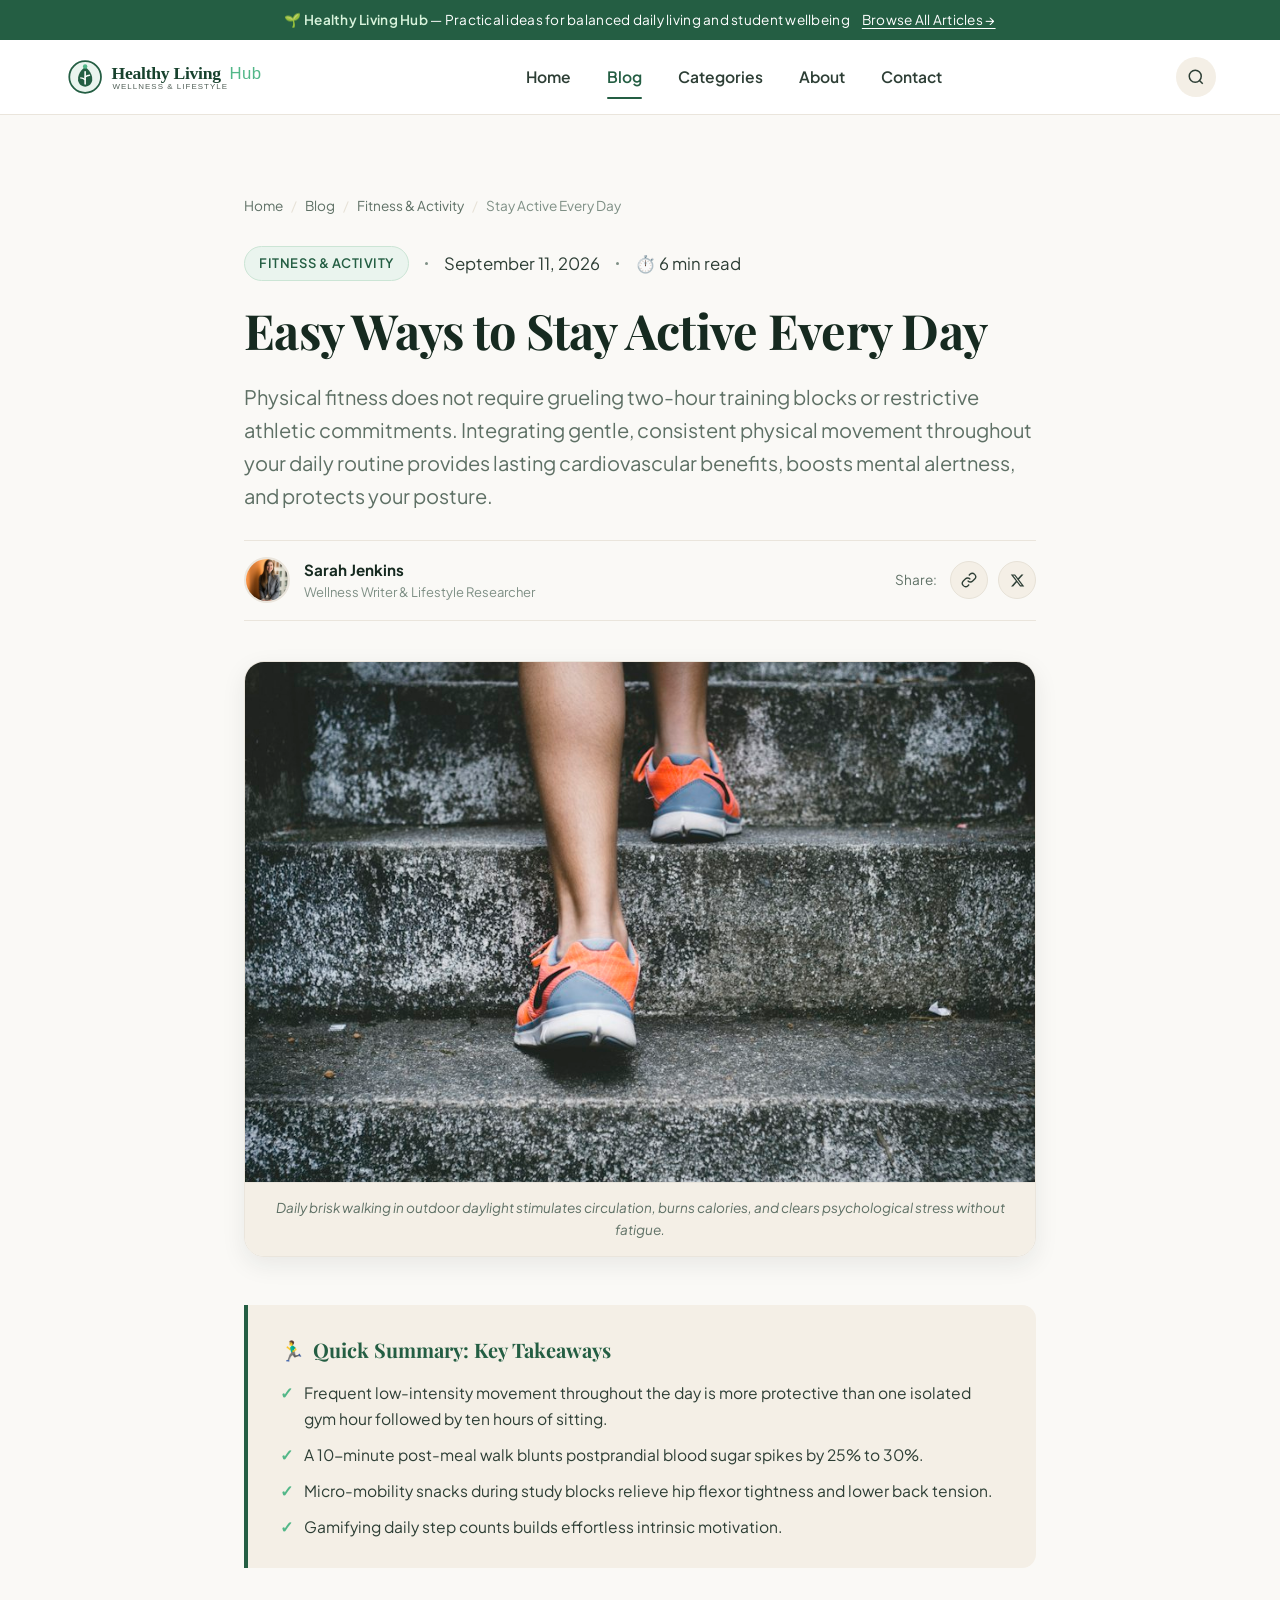
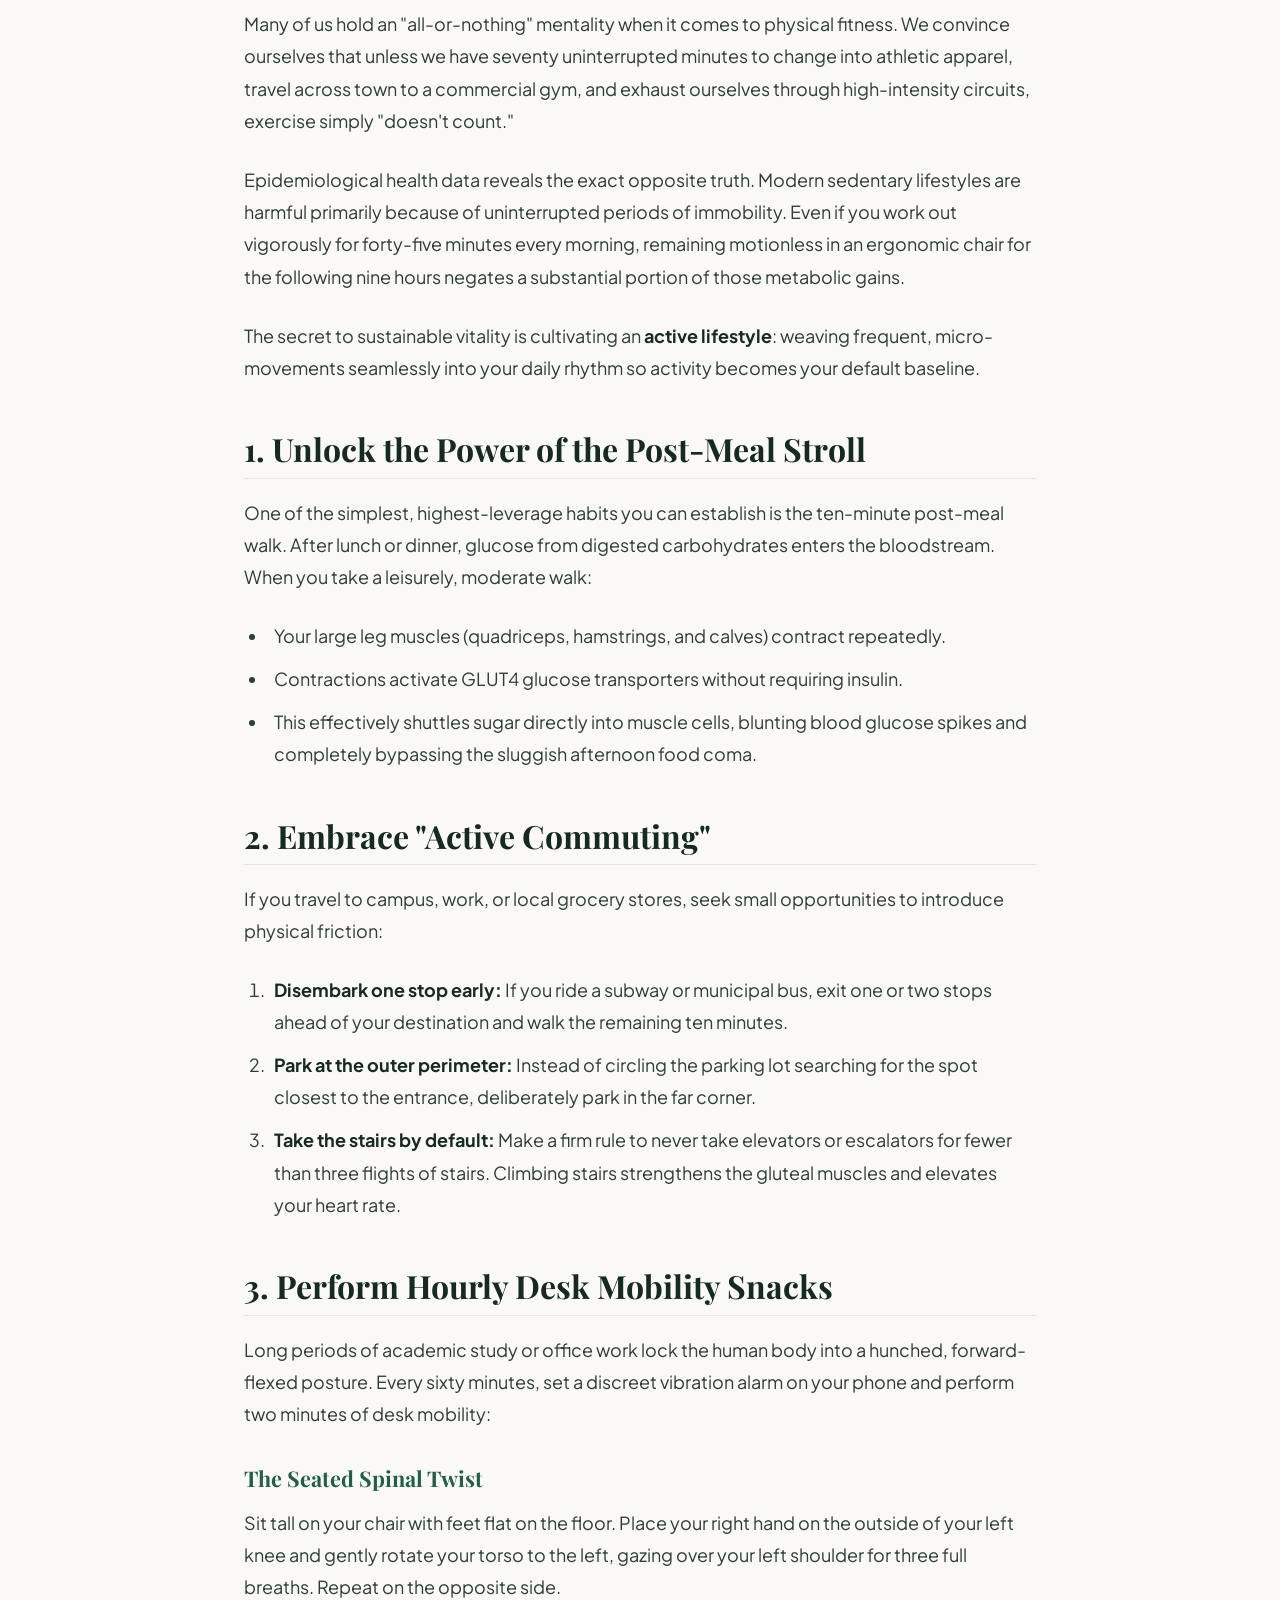
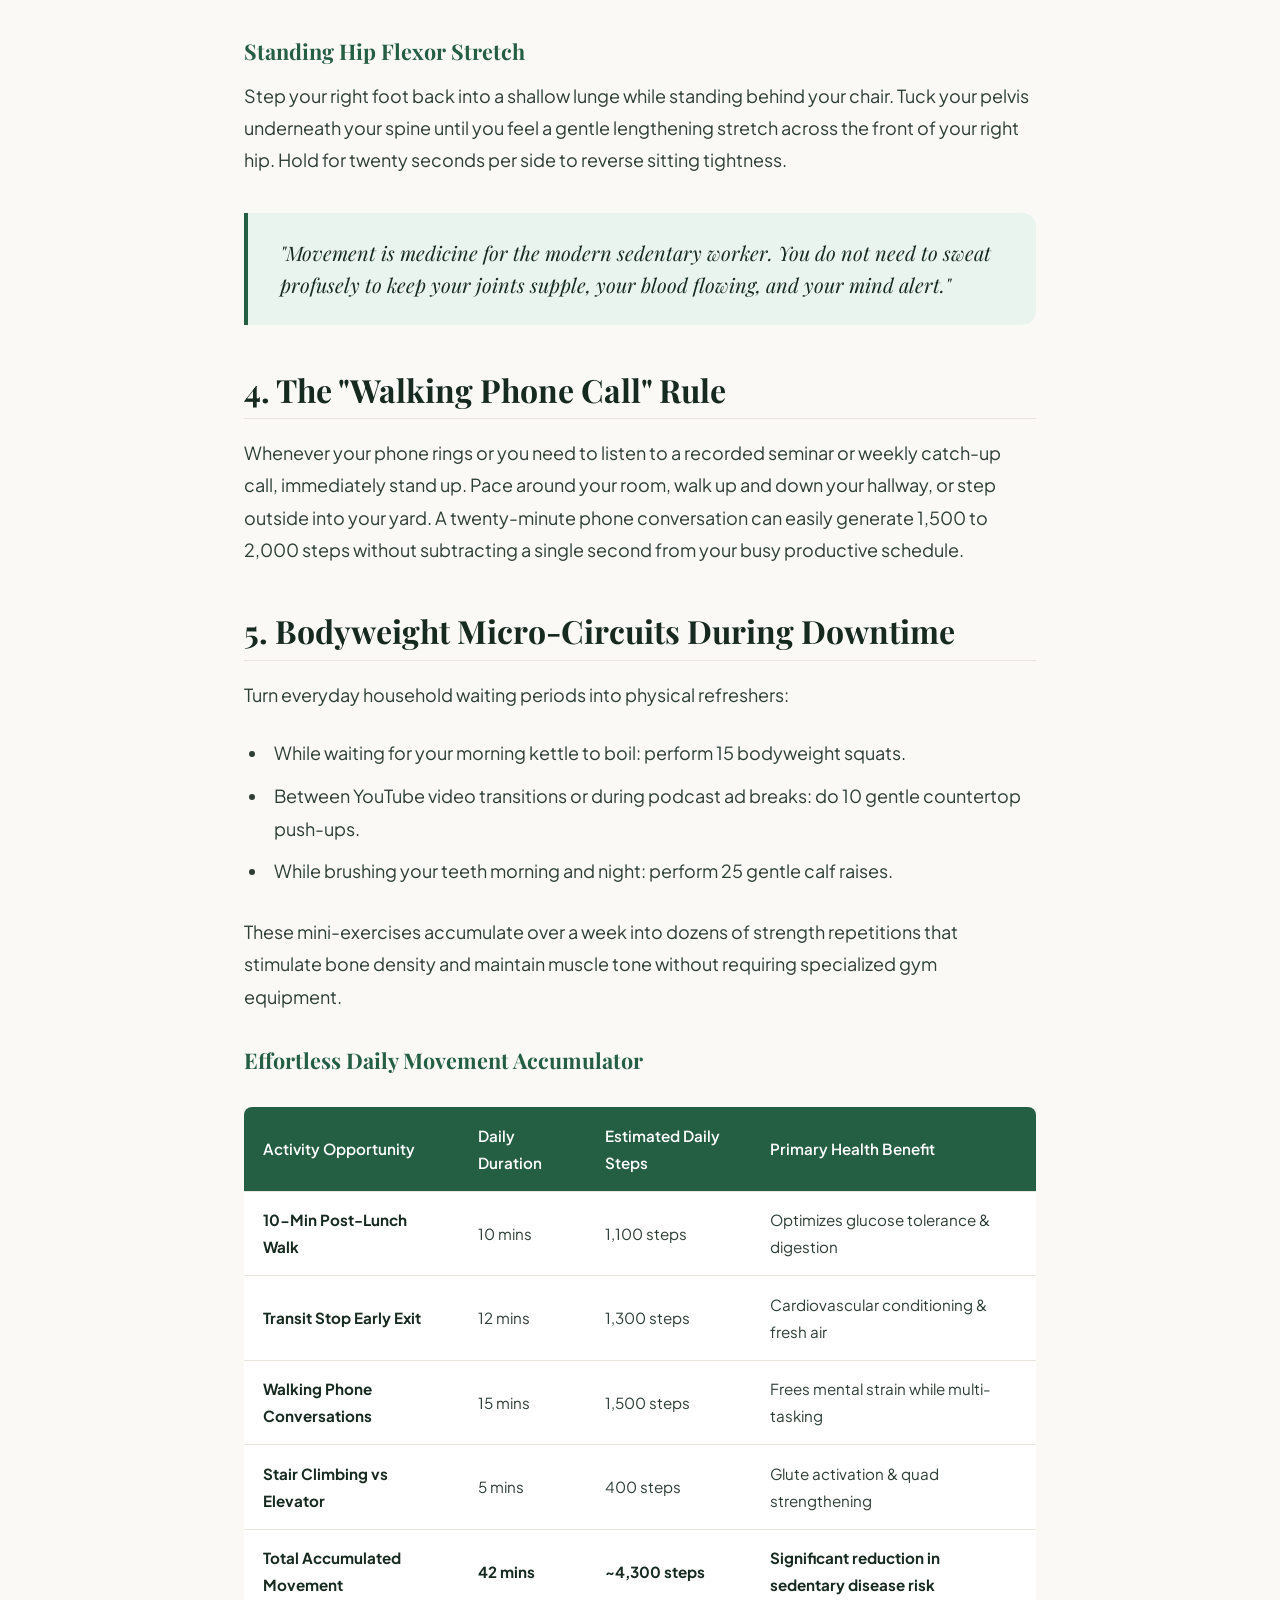
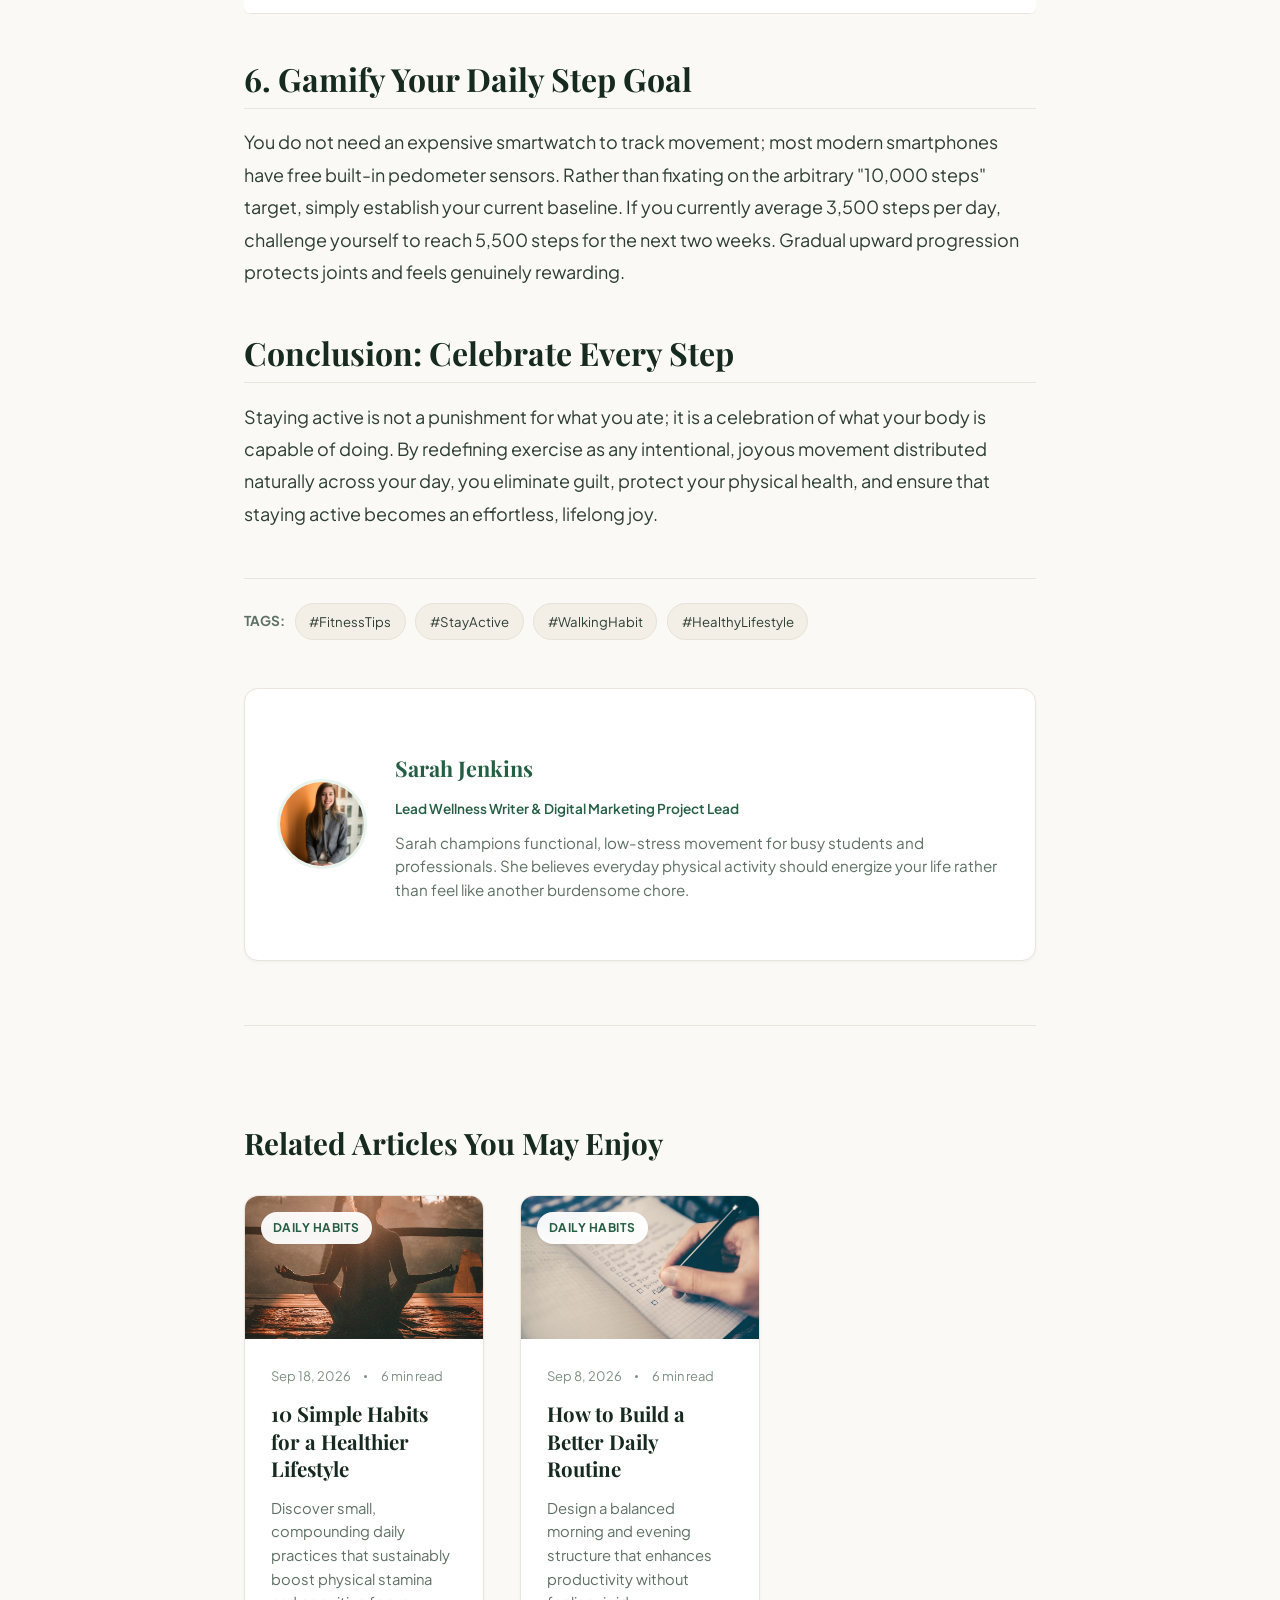
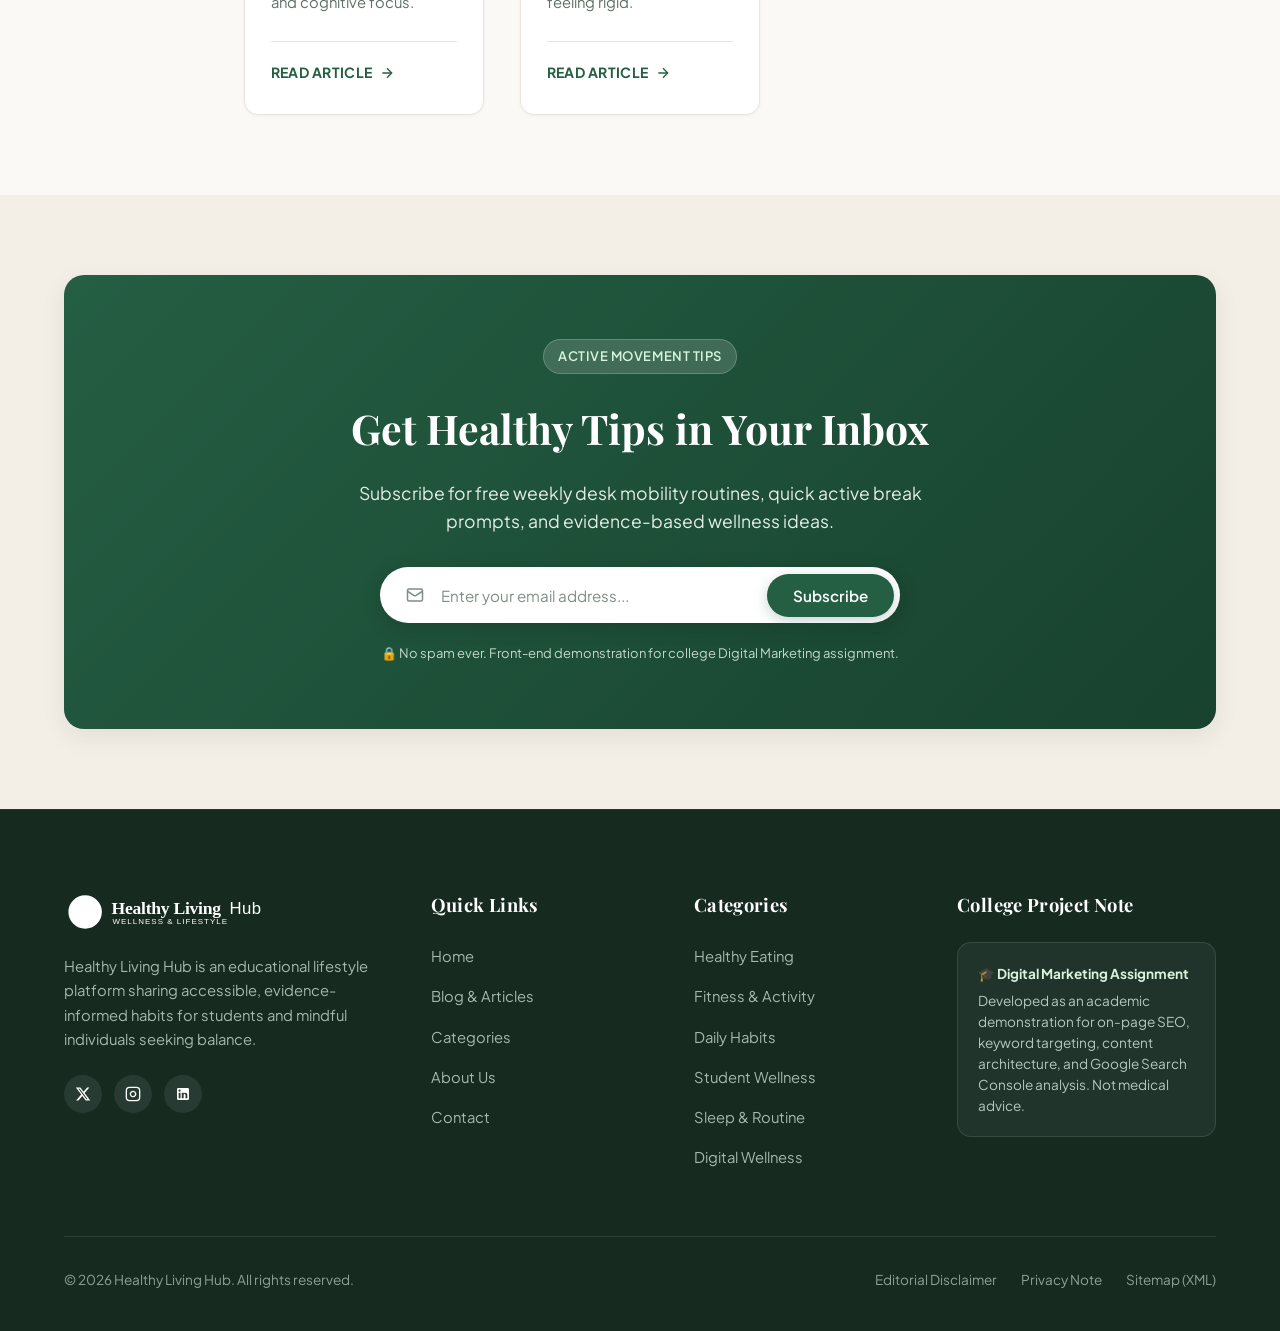
<file: articles/easy-ways-to-stay-active-every-day.html>
<!DOCTYPE html>
<html lang="en">
<head>
  <meta charset="UTF-8">
  <meta name="viewport" content="width=device-width, initial-scale=1.0">
  <title>Easy Ways to Stay Active Every Day | Healthy Living Hub</title>
  <meta name="description" content="Learn easy ways to stay active every day without demanding workouts or expensive gym memberships. Practical fitness tips for busy lifestyles and desk workers.">
  <meta name="keywords" content="fitness tips, stay active every day, daily physical activity, active lifestyle, movement habits, easy exercises at home, daily walking routine">
  <link rel="canonical" href="https://healthylivinghub.local/articles/easy-ways-to-stay-active-every-day.html">

  <!-- Open Graph / Social SEO -->
  <meta property="og:type" content="article">
  <meta property="og:title" content="Easy Ways to Stay Active Every Day: Practical Fitness Tips">
  <meta property="og:description" content="Discover how everyday movement, desk mobility, and brisk walking transform your cardiovascular health and vitality without exhausting gym routines.">
  <meta property="og:image" content="../images/article-3-stay-active.jpg">
  <meta property="og:url" content="https://healthylivinghub.local/articles/easy-ways-to-stay-active-every-day.html">
  <meta name="twitter:card" content="summary_large_image">

  <!-- Favicon -->
  <link rel="icon" type="image/svg+xml" href="../images/favicon.svg">

  <!-- Google Fonts -->
  <link rel="preconnect" href="https://fonts.googleapis.com">
  <link rel="preconnect" href="https://fonts.gstatic.com" crossorigin>
  <link href="https://fonts.googleapis.com/css2?family=Playfair+Display:ital,wght@0,600;0,700;1,400&family=Plus+Jakarta+Sans:wght@400;500;600;700&display=swap" rel="stylesheet">

  <!-- Stylesheet -->
  <link rel="stylesheet" href="../css/style.css">

  <!-- Structured Data (JSON-LD) for Search Console -->
  <script type="application/ld+json">
  {
    "@context": "https://schema.org",
    "@type": "BlogPosting",
    "headline": "Easy Ways to Stay Active Every Day",
    "image": "https://healthylivinghub.local/images/article-3-stay-active.jpg",
    "author": {
      "@type": "Person",
      "name": "Sarah Jenkins"
    },
    "publisher": {
      "@type": "Organization",
      "name": "Healthy Living Hub",
      "logo": {
        "@type": "ImageObject",
        "url": "https://healthylivinghub.local/images/logo.svg"
      }
    },
    "datePublished": "2026-09-11",
    "dateModified": "2026-09-20",
    "description": "Learn easy ways to stay active every day without demanding workouts or expensive gym memberships. Practical fitness tips for busy lifestyles."
  }
  </script>
</head>
<body>

  <!-- Reading Progress Bar -->
  <div class="reading-progress-bar" aria-hidden="true"></div>

  <!-- Announcement Bar -->
  <aside class="top-bar" aria-label="Announcement">
    <div class="container top-bar-inner">
      <span>🌱 <strong>Healthy Living Hub</strong> &mdash; Practical ideas for balanced daily living and student wellbeing</span>
      <a href="../blog.html">Browse All Articles &rarr;</a>
    </div>
  </aside>

  <!-- Site Header -->
  <header class="site-header">
    <div class="container header-container">
      <a href="../index.html" class="brand-logo" aria-label="Healthy Living Hub Home">
        <img src="../images/logo.svg" alt="Healthy Living Hub Brand Logo" width="220" height="42">
      </a>

      <nav class="nav-desktop" aria-label="Main Navigation">
        <a href="../index.html" class="nav-link">Home</a>
        <a href="../blog.html" class="nav-link active">Blog</a>
        <a href="../categories.html" class="nav-link">Categories</a>
        <a href="../about.html" class="nav-link">About</a>
        <a href="../contact.html" class="nav-link">Contact</a>
      </nav>

      <div class="header-actions">
        <a href="../blog.html" class="search-toggle-btn" aria-label="Search articles">
          <svg width="18" height="18" viewBox="0 0 24 24" fill="none" stroke="currentColor" stroke-width="2"><circle cx="11" cy="11" r="8"></circle><line x1="21" y1="21" x2="16.65" y2="16.65"></line></svg>
        </a>
        <button class="menu-toggle-btn" aria-label="Toggle navigation menu" aria-expanded="false">
          <svg width="22" height="22" viewBox="0 0 24 24" fill="none" stroke="currentColor" stroke-width="2"><line x1="3" y1="12" x2="21" y2="12"></line><line x1="3" y1="6" x2="21" y2="6"></line><line x1="3" y1="18" x2="21" y2="18"></line></svg>
        </button>
      </div>
    </div>
  </header>

  <!-- Mobile Drawer -->
  <div class="mobile-nav-backdrop" aria-hidden="true"></div>
  <div class="mobile-nav-drawer" aria-label="Mobile Navigation">
    <div>
      <div class="mobile-nav-header">
        <span class="badge">Navigation</span>
        <button class="mobile-nav-close" aria-label="Close menu">&times;</button>
      </div>
      <ul class="mobile-nav-list">
        <li><a href="../index.html" class="nav-link">Home</a></li>
        <li><a href="../blog.html" class="nav-link active">Blog</a></li>
        <li><a href="../categories.html" class="nav-link">Categories</a></li>
        <li><a href="../about.html" class="nav-link">About</a></li>
        <li><a href="../contact.html" class="nav-link">Contact</a></li>
      </ul>
    </div>
    <div class="mobile-nav-footer">
      <p class="newsletter-notice">Practical wellness tips for everyday vitality.</p>
    </div>
  </div>

  <!-- Main Content Area -->
  <main id="main-content" class="section">
    <div class="container-narrow">

      <!-- Breadcrumbs -->
      <nav class="breadcrumbs" aria-label="Breadcrumb">
        <a href="../index.html">Home</a>
        <span class="breadcrumbs-sep">/</span>
        <a href="../blog.html">Blog</a>
        <span class="breadcrumbs-sep">/</span>
        <a href="../categories.html?category=Fitness+%26+Activity">Fitness &amp; Activity</a>
        <span class="breadcrumbs-sep">/</span>
        <span aria-current="page">Stay Active Every Day</span>
      </nav>

      <!-- Article Header -->
      <header class="article-header">
        <div class="article-header-meta">
          <span class="badge">Fitness &amp; Activity</span>
          <span class="article-card-meta-dot"></span>
          <time datetime="2026-09-11">September 11, 2026</time>
          <span class="article-card-meta-dot"></span>
          <span>⏱️ 6 min read</span>
        </div>

        <h1 class="article-main-title">Easy Ways to Stay Active Every Day</h1>

        <p class="article-lead">
          Physical fitness does not require grueling two-hour training blocks or restrictive athletic commitments. Integrating gentle, consistent physical movement throughout your daily routine provides lasting cardiovascular benefits, boosts mental alertness, and protects your posture.
        </p>

        <!-- Author Bar -->
        <div class="article-author-bar">
          <div class="author-pill">
            <img src="../images/author-sarah.jpg" alt="Sarah Jenkins portrait" class="author-pill-avatar" width="46" height="46">
            <div>
              <div class="author-pill-name">Sarah Jenkins</div>
              <div class="author-pill-role">Wellness Writer &amp; Lifestyle Researcher</div>
            </div>
          </div>
          <div class="article-share-actions">
            <span style="font-size: 0.85rem; color: var(--color-text-muted); margin-right: 0.25rem;">Share:</span>
            <button class="share-btn copy-link-btn" title="Copy article link" aria-label="Copy article link">
              <svg width="16" height="16" viewBox="0 0 24 24" fill="none" stroke="currentColor" stroke-width="2"><path d="M10 13a5 5 0 0 0 7.54.54l3-3a5 5 0 0 0-7.07-7.07l-1.72 1.71"></path><path d="M14 11a5 5 0 0 0-7.54-.54l-3 3a5 5 0 0 0 7.07 7.07l1.71-1.71"></path></svg>
            </button>
            <a href="https://twitter.com/intent/tweet?text=Easy+Ways+to+Stay+Active+Every+Day" target="_blank" rel="noopener noreferrer" class="share-btn" aria-label="Share on X">
              <svg width="15" height="15" viewBox="0 0 24 24" fill="currentColor"><path d="M18.244 2.25h3.308l-7.227 8.26 8.502 11.24H16.17l-5.214-6.817L4.99 21.75H1.68l7.73-8.835L1.254 2.25H8.08l4.713 6.231zm-1.161 17.52h1.833L7.084 4.126H5.117z"/></svg>
            </a>
          </div>
        </div>
      </header>

      <!-- Featured Image -->
      <figure class="featured-media-box">
        <img src="../images/article-3-stay-active.jpg" alt="A person walking briskly on a sunlit morning park trail" width="840" height="480">
        <figcaption class="featured-media-caption">
          Daily brisk walking in outdoor daylight stimulates circulation, burns calories, and clears psychological stress without fatigue.
        </figcaption>
      </figure>

      <!-- Key Takeaways Box -->
      <aside class="takeaways-box" aria-labelledby="takeaways-title">
        <div id="takeaways-title" class="takeaways-title">
          <span>🏃‍♂️</span> Quick Summary: Key Takeaways
        </div>
        <ul class="takeaways-list">
          <li>Frequent low-intensity movement throughout the day is more protective than one isolated gym hour followed by ten hours of sitting.</li>
          <li>A 10-minute post-meal walk blunts postprandial blood sugar spikes by 25% to 30%.</li>
          <li>Micro-mobility snacks during study blocks relieve hip flexor tightness and lower back tension.</li>
          <li>Gamifying daily step counts builds effortless intrinsic motivation.</li>
        </ul>
      </aside>

      <!-- Article Body -->
      <article class="article-body">
        <p>
          Many of us hold an "all-or-nothing" mentality when it comes to physical fitness. We convince ourselves that unless we have seventy uninterrupted minutes to change into athletic apparel, travel across town to a commercial gym, and exhaust ourselves through high-intensity circuits, exercise simply "doesn't count."
        </p>

        <p>
          Epidemiological health data reveals the exact opposite truth. Modern sedentary lifestyles are harmful primarily because of uninterrupted periods of immobility. Even if you work out vigorously for forty-five minutes every morning, remaining motionless in an ergonomic chair for the following nine hours negates a substantial portion of those metabolic gains.
        </p>

        <p>
          The secret to sustainable vitality is cultivating an <strong>active lifestyle</strong>: weaving frequent, micro-movements seamlessly into your daily rhythm so activity becomes your default baseline.
        </p>

        <h2>1. Unlock the Power of the Post-Meal Stroll</h2>
        <p>
          One of the simplest, highest-leverage habits you can establish is the ten-minute post-meal walk. After lunch or dinner, glucose from digested carbohydrates enters the bloodstream. When you take a leisurely, moderate walk:
        </p>
        <ul>
          <li>Your large leg muscles (quadriceps, hamstrings, and calves) contract repeatedly.</li>
          <li>Contractions activate GLUT4 glucose transporters without requiring insulin.</li>
          <li>This effectively shuttles sugar directly into muscle cells, blunting blood glucose spikes and completely bypassing the sluggish afternoon food coma.</li>
        </ul>

        <h2>2. Embrace "Active Commuting"</h2>
        <p>
          If you travel to campus, work, or local grocery stores, seek small opportunities to introduce physical friction:
        </p>
        <ol>
          <li><strong>Disembark one stop early:</strong> If you ride a subway or municipal bus, exit one or two stops ahead of your destination and walk the remaining ten minutes.</li>
          <li><strong>Park at the outer perimeter:</strong> Instead of circling the parking lot searching for the spot closest to the entrance, deliberately park in the far corner.</li>
          <li><strong>Take the stairs by default:</strong> Make a firm rule to never take elevators or escalators for fewer than three flights of stairs. Climbing stairs strengthens the gluteal muscles and elevates your heart rate.</li>
        </ol>

        <h2>3. Perform Hourly Desk Mobility Snacks</h2>
        <p>
          Long periods of academic study or office work lock the human body into a hunched, forward-flexed posture. Every sixty minutes, set a discreet vibration alarm on your phone and perform two minutes of desk mobility:
        </p>

        <h3>The Seated Spinal Twist</h3>
        <p>
          Sit tall on your chair with feet flat on the floor. Place your right hand on the outside of your left knee and gently rotate your torso to the left, gazing over your left shoulder for three full breaths. Repeat on the opposite side.
        </p>

        <h3>Standing Hip Flexor Stretch</h3>
        <p>
          Step your right foot back into a shallow lunge while standing behind your chair. Tuck your pelvis underneath your spine until you feel a gentle lengthening stretch across the front of your right hip. Hold for twenty seconds per side to reverse sitting tightness.
        </p>

        <blockquote>
          "Movement is medicine for the modern sedentary worker. You do not need to sweat profusely to keep your joints supple, your blood flowing, and your mind alert."
        </blockquote>

        <h2>4. The "Walking Phone Call" Rule</h2>
        <p>
          Whenever your phone rings or you need to listen to a recorded seminar or weekly catch-up call, immediately stand up. Pace around your room, walk up and down your hallway, or step outside into your yard. A twenty-minute phone conversation can easily generate 1,500 to 2,000 steps without subtracting a single second from your busy productive schedule.
        </p>

        <h2>5. Bodyweight Micro-Circuits During Downtime</h2>
        <p>
          Turn everyday household waiting periods into physical refreshers:
        </p>
        <ul>
          <li>While waiting for your morning kettle to boil: perform 15 bodyweight squats.</li>
          <li>Between YouTube video transitions or during podcast ad breaks: do 10 gentle countertop push-ups.</li>
          <li>While brushing your teeth morning and night: perform 25 gentle calf raises.</li>
        </ul>
        <p>
          These mini-exercises accumulate over a week into dozens of strength repetitions that stimulate bone density and maintain muscle tone without requiring specialized gym equipment.
        </p>

        <!-- Movement Breakdown Table -->
        <h3>Effortless Daily Movement Accumulator</h3>
        <div class="table-responsive">
          <table class="article-table">
            <thead>
              <tr>
                <th>Activity Opportunity</th>
                <th>Daily Duration</th>
                <th>Estimated Daily Steps</th>
                <th>Primary Health Benefit</th>
              </tr>
            </thead>
            <tbody>
              <tr>
                <td><strong>10-Min Post-Lunch Walk</strong></td>
                <td>10 mins</td>
                <td>1,100 steps</td>
                <td>Optimizes glucose tolerance &amp; digestion</td>
              </tr>
              <tr>
                <td><strong>Transit Stop Early Exit</strong></td>
                <td>12 mins</td>
                <td>1,300 steps</td>
                <td>Cardiovascular conditioning &amp; fresh air</td>
              </tr>
              <tr>
                <td><strong>Walking Phone Conversations</strong></td>
                <td>15 mins</td>
                <td>1,500 steps</td>
                <td>Frees mental strain while multi-tasking</td>
              </tr>
              <tr>
                <td><strong>Stair Climbing vs Elevator</strong></td>
                <td>5 mins</td>
                <td>400 steps</td>
                <td>Glute activation &amp; quad strengthening</td>
              </tr>
              <tr>
                <td><strong>Total Accumulated Movement</strong></td>
                <td><strong>42 mins</strong></td>
                <td><strong>~4,300 steps</strong></td>
                <td><strong>Significant reduction in sedentary disease risk</strong></td>
              </tr>
            </tbody>
          </table>
        </div>

        <h2>6. Gamify Your Daily Step Goal</h2>
        <p>
          You do not need an expensive smartwatch to track movement; most modern smartphones have free built-in pedometer sensors. Rather than fixating on the arbitrary "10,000 steps" target, simply establish your current baseline. If you currently average 3,500 steps per day, challenge yourself to reach 5,500 steps for the next two weeks. Gradual upward progression protects joints and feels genuinely rewarding.
        </p>

        <h2>Conclusion: Celebrate Every Step</h2>
        <p>
          Staying active is not a punishment for what you ate; it is a celebration of what your body is capable of doing. By redefining exercise as any intentional, joyous movement distributed naturally across your day, you eliminate guilt, protect your physical health, and ensure that staying active becomes an effortless, lifelong joy.
        </p>

        <!-- Topic Tags -->
        <div class="article-tags-wrap">
          <span class="tags-label">Tags:</span>
          <a href="../blog.html?search=fitness" class="tag-pill">#FitnessTips</a>
          <a href="../blog.html?search=physical+activity" class="tag-pill">#StayActive</a>
          <a href="../blog.html?search=walking" class="tag-pill">#WalkingHabit</a>
          <a href="../blog.html?search=healthy+lifestyle" class="tag-pill">#HealthyLifestyle</a>
        </div>

        <!-- Author Bio Box -->
        <section class="author-bio-box">
          <img src="../images/author-sarah.jpg" alt="Sarah Jenkins" class="author-bio-avatar" width="90" height="90">
          <div>
            <h3 class="author-bio-name">Sarah Jenkins</h3>
            <div class="author-bio-role">Lead Wellness Writer &amp; Digital Marketing Project Lead</div>
            <p class="author-bio-text">
              Sarah champions functional, low-stress movement for busy students and professionals. She believes everyday physical activity should energize your life rather than feel like another burdensome chore.
            </p>
          </div>
        </section>

        <!-- Related Articles -->
        <section class="related-articles-section">
          <div class="related-header">
            <h3>Related Articles You May Enjoy</h3>
          </div>
          <div class="articles-grid">
            <article class="article-card">
              <a href="10-simple-habits-for-a-healthier-lifestyle.html" class="article-card-thumb-link">
                <img src="../images/article-1-habits.jpg" alt="A morning water glass and journal" class="article-card-thumb" loading="lazy">
                <span class="card-category-badge">Daily Habits</span>
              </a>
              <div class="article-card-body">
                <div class="article-card-meta">
                  <time datetime="2026-09-18">Sep 18, 2026</time>
                  <span class="article-card-meta-dot"></span>
                  <span>6 min read</span>
                </div>
                <h4 class="article-card-title">
                  <a href="10-simple-habits-for-a-healthier-lifestyle.html">10 Simple Habits for a Healthier Lifestyle</a>
                </h4>
                <p class="article-card-excerpt">
                  Discover small, compounding daily practices that sustainably boost physical stamina and cognitive focus.
                </p>
                <div class="article-card-footer">
                  <a href="10-simple-habits-for-a-healthier-lifestyle.html" class="read-more-link">
                    Read Article 
                    <svg width="16" height="16" viewBox="0 0 24 24" fill="none" stroke="currentColor" stroke-width="2"><line x1="5" y1="12" x2="19" y2="12"></line><polyline points="12 5 19 12 12 19"></polyline></svg>
                  </a>
                </div>
              </div>
            </article>

            <article class="article-card">
              <a href="how-to-build-a-better-daily-routine.html" class="article-card-thumb-link">
                <img src="../images/article-4-daily-routine.jpg" alt="Desk planner and morning tea" class="article-card-thumb" loading="lazy">
                <span class="card-category-badge">Daily Habits</span>
              </a>
              <div class="article-card-body">
                <div class="article-card-meta">
                  <time datetime="2026-09-08">Sep 8, 2026</time>
                  <span class="article-card-meta-dot"></span>
                  <span>6 min read</span>
                </div>
                <h4 class="article-card-title">
                  <a href="how-to-build-a-better-daily-routine.html">How to Build a Better Daily Routine</a>
                </h4>
                <p class="article-card-excerpt">
                  Design a balanced morning and evening structure that enhances productivity without feeling rigid.
                </p>
                <div class="article-card-footer">
                  <a href="how-to-build-a-better-daily-routine.html" class="read-more-link">
                    Read Article 
                    <svg width="16" height="16" viewBox="0 0 24 24" fill="none" stroke="currentColor" stroke-width="2"><line x1="5" y1="12" x2="19" y2="12"></line><polyline points="12 5 19 12 12 19"></polyline></svg>
                  </a>
                </div>
              </div>
            </article>
          </div>
        </section>

      </article>
    </div>
  </main>

  <!-- Newsletter Section -->
  <section class="section section-bg-beige">
    <div class="container">
      <div class="newsletter-section">
        <div class="newsletter-inner">
          <span class="badge newsletter-badge">Active Movement Tips</span>
          <h2 class="newsletter-title">Get Healthy Tips in Your Inbox</h2>
          <p class="newsletter-desc">
            Subscribe for free weekly desk mobility routines, quick active break prompts, and evidence-based wellness ideas.
          </p>
          <form class="newsletter-form" aria-label="Newsletter Subscription Form">
            <div class="newsletter-input-group">
              <svg width="18" height="18" viewBox="0 0 24 24" fill="none" stroke="currentColor" stroke-width="2"><rect x="2" y="4" width="20" height="16" rx="2"></rect><path d="m22 7-8.97 5.7a1.94 1.94 0 0 1-2.06 0L2 7"></path></svg>
              <input type="email" class="newsletter-input" placeholder="Enter your email address..." required aria-label="Email address for newsletter">
            </div>
            <button type="submit" class="btn btn-primary">Subscribe</button>
          </form>
          <p class="newsletter-notice">🔒 No spam ever. Front-end demonstration for college Digital Marketing assignment.</p>
        </div>
      </div>
    </div>
  </section>

  <!-- Site Footer -->
  <footer class="site-footer">
    <div class="container">
      <div class="footer-top-grid">
        <div>
          <a href="../index.html" class="brand-logo" aria-label="Healthy Living Hub Home">
            <img src="../images/logo.svg" alt="Healthy Living Hub Logo" width="200" height="38" style="filter: brightness(0) invert(1);">
          </a>
          <p class="footer-brand-desc">
            Healthy Living Hub is an educational lifestyle platform sharing accessible, evidence-informed habits for students and mindful individuals seeking balance.
          </p>
          <div class="footer-social-row">
            <a href="https://twitter.com" class="footer-social-btn" aria-label="Twitter"><svg width="16" height="16" fill="currentColor" viewBox="0 0 24 24"><path d="M18.244 2.25h3.308l-7.227 8.26 8.502 11.24H16.17l-5.214-6.817L4.99 21.75H1.68l7.73-8.835L1.254 2.25H8.08l4.713 6.231zm-1.161 17.52h1.833L7.084 4.126H5.117z"/></svg></a>
            <a href="https://instagram.com" class="footer-social-btn" aria-label="Instagram"><svg width="16" height="16" fill="none" stroke="currentColor" stroke-width="2" viewBox="0 0 24 24"><rect width="20" height="20" x="2" y="2" rx="5" ry="5"></rect><path d="M16 11.37A4 4 0 1 1 12.63 8 4 4 0 0 1 16 11.37z"></path><line x1="17.5" x2="17.51" y1="6.5" y2="6.5"></line></svg></a>
            <a href="https://linkedin.com" class="footer-social-btn" aria-label="LinkedIn"><svg width="16" height="16" fill="currentColor" viewBox="0 0 24 24"><path d="M19 3a2 2 0 0 1 2 2v14a2 2 0 0 1-2 2H5a2 2 0 0 1-2-2V5a2 2 0 0 1 2-2h14m-.5 15.5v-5.3a3.26 3.26 0 0 0-3.26-3.26c-.85 0-1.84.52-2.28 1.3v-1.11h-2.79v8.37h2.79v-4.93c0-.77.62-1.4 1.39-1.4a1.4 1.4 0 0 1 1.4 1.4v4.93h2.75M6.88 8.56a1.68 1.68 0 0 0 1.68-1.68c0-.93-.75-1.69-1.68-1.69a1.69 1.69 0 0 0-1.69 1.69c0 .93.76 1.68 1.69 1.68m1.39 9.94v-8.37H5.5v8.37h2.77z"/></svg></a>
          </div>
        </div>

        <div>
          <h4 class="footer-col-title">Quick Links</h4>
          <ul class="footer-links-list">
            <li><a href="../index.html" class="footer-link">Home</a></li>
            <li><a href="../blog.html" class="footer-link">Blog &amp; Articles</a></li>
            <li><a href="../categories.html" class="footer-link">Categories</a></li>
            <li><a href="../about.html" class="footer-link">About Us</a></li>
            <li><a href="../contact.html" class="footer-link">Contact</a></li>
          </ul>
        </div>

        <div>
          <h4 class="footer-col-title">Categories</h4>
          <ul class="footer-links-list">
            <li><a href="../categories.html?category=Healthy+Eating" class="footer-link">Healthy Eating</a></li>
            <li><a href="../categories.html?category=Fitness+%26+Activity" class="footer-link">Fitness &amp; Activity</a></li>
            <li><a href="../categories.html?category=Daily+Habits" class="footer-link">Daily Habits</a></li>
            <li><a href="../categories.html?category=Student+Wellness" class="footer-link">Student Wellness</a></li>
            <li><a href="../categories.html?category=Sleep+%26+Routine" class="footer-link">Sleep &amp; Routine</a></li>
            <li><a href="../categories.html?category=Digital+Wellness" class="footer-link">Digital Wellness</a></li>
          </ul>
        </div>

        <div>
          <h4 class="footer-col-title">College Project Note</h4>
          <div class="footer-project-box">
            <strong>🎓 Digital Marketing Assignment</strong>
            Developed as an academic demonstration for on-page SEO, keyword targeting, content architecture, and Google Search Console analysis. Not medical advice.
          </div>
        </div>
      </div>

      <div class="footer-bottom-bar">
        <p>&copy; 2026 Healthy Living Hub. All rights reserved.</p>
        <div class="footer-bottom-links">
          <a href="../about.html#disclaimer">Editorial Disclaimer</a>
          <a href="../contact.html">Privacy Note</a>
          <a href="../sitemap.xml">Sitemap (XML)</a>
        </div>
      </div>
    </div>
  </footer>

  <!-- Back to Top Button -->
  <button id="backToTopBtn" class="back-to-top" aria-label="Back to top of page">
    <svg width="20" height="20" viewBox="0 0 24 24" fill="none" stroke="currentColor" stroke-width="2.5"><polyline points="18 15 12 9 6 15"></polyline></svg>
  </button>

  <script src="../js/script.js"></script>
</body>
</html>
</file>
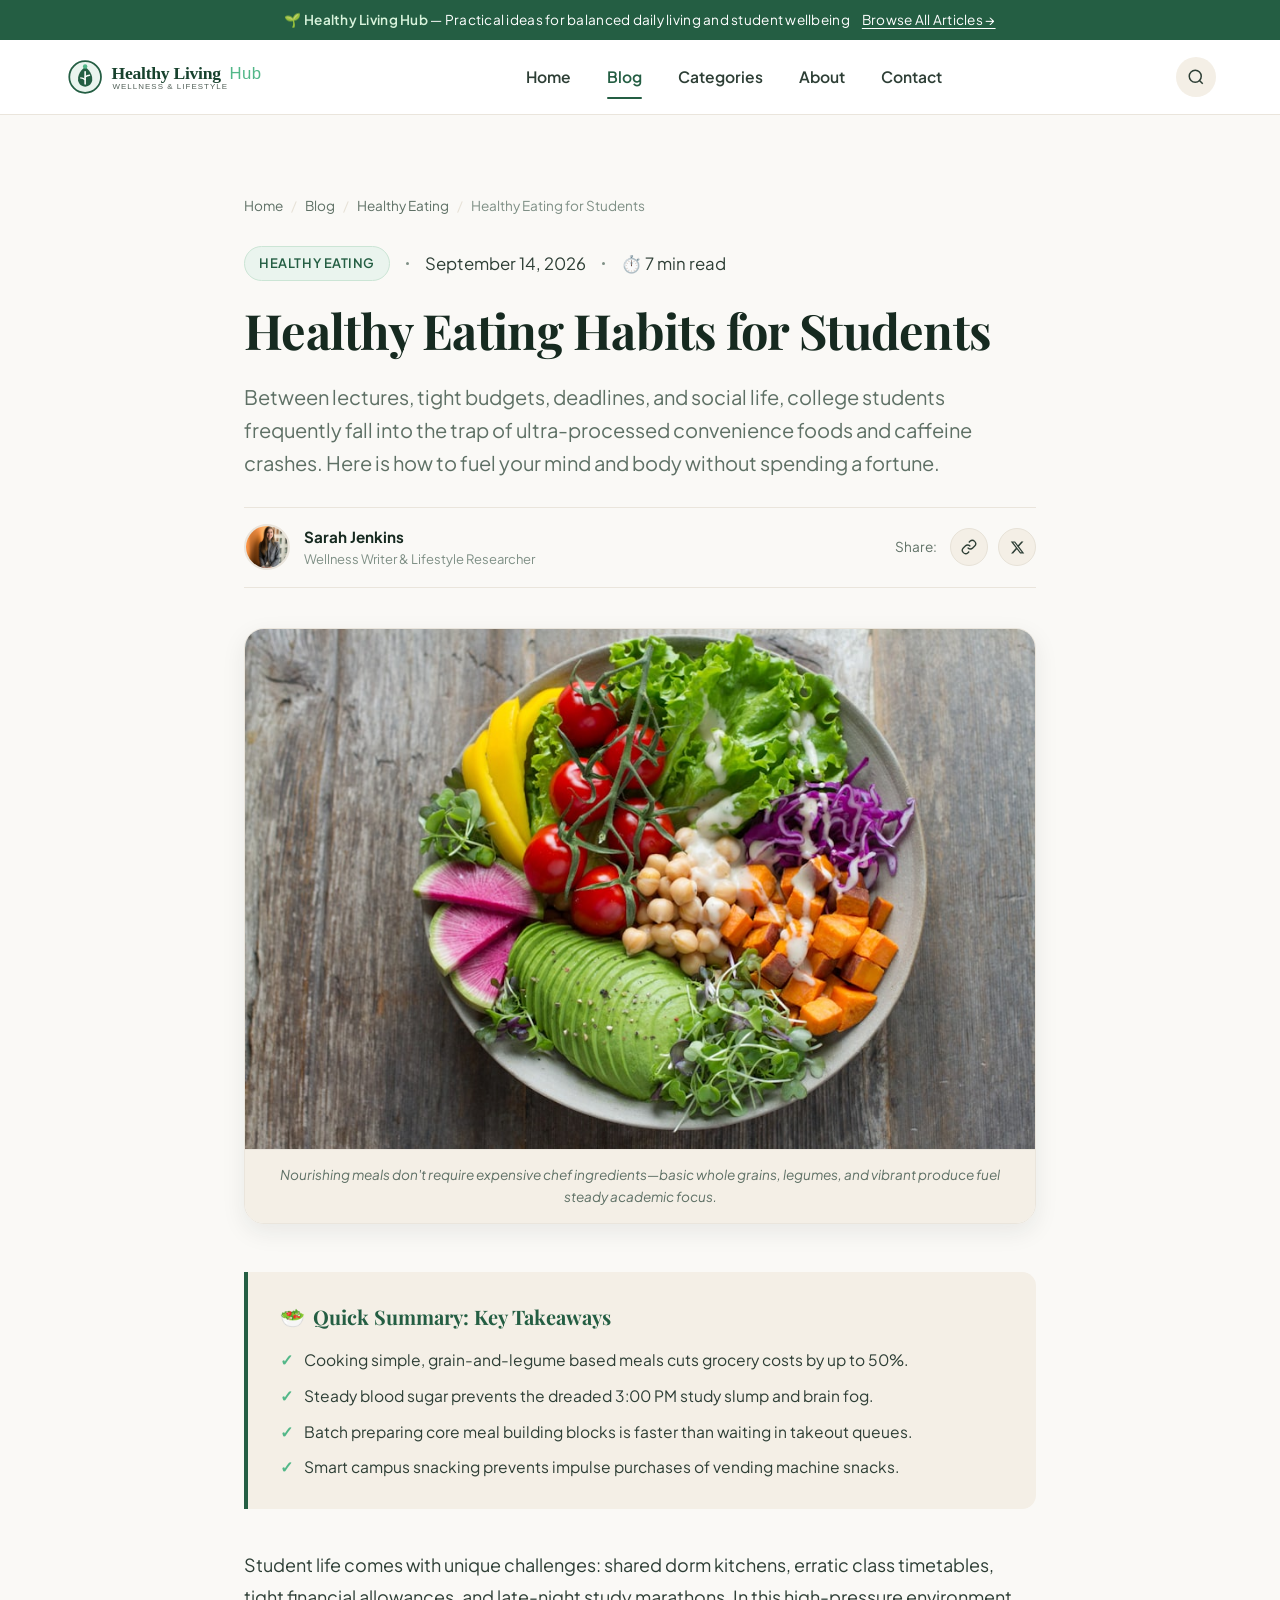
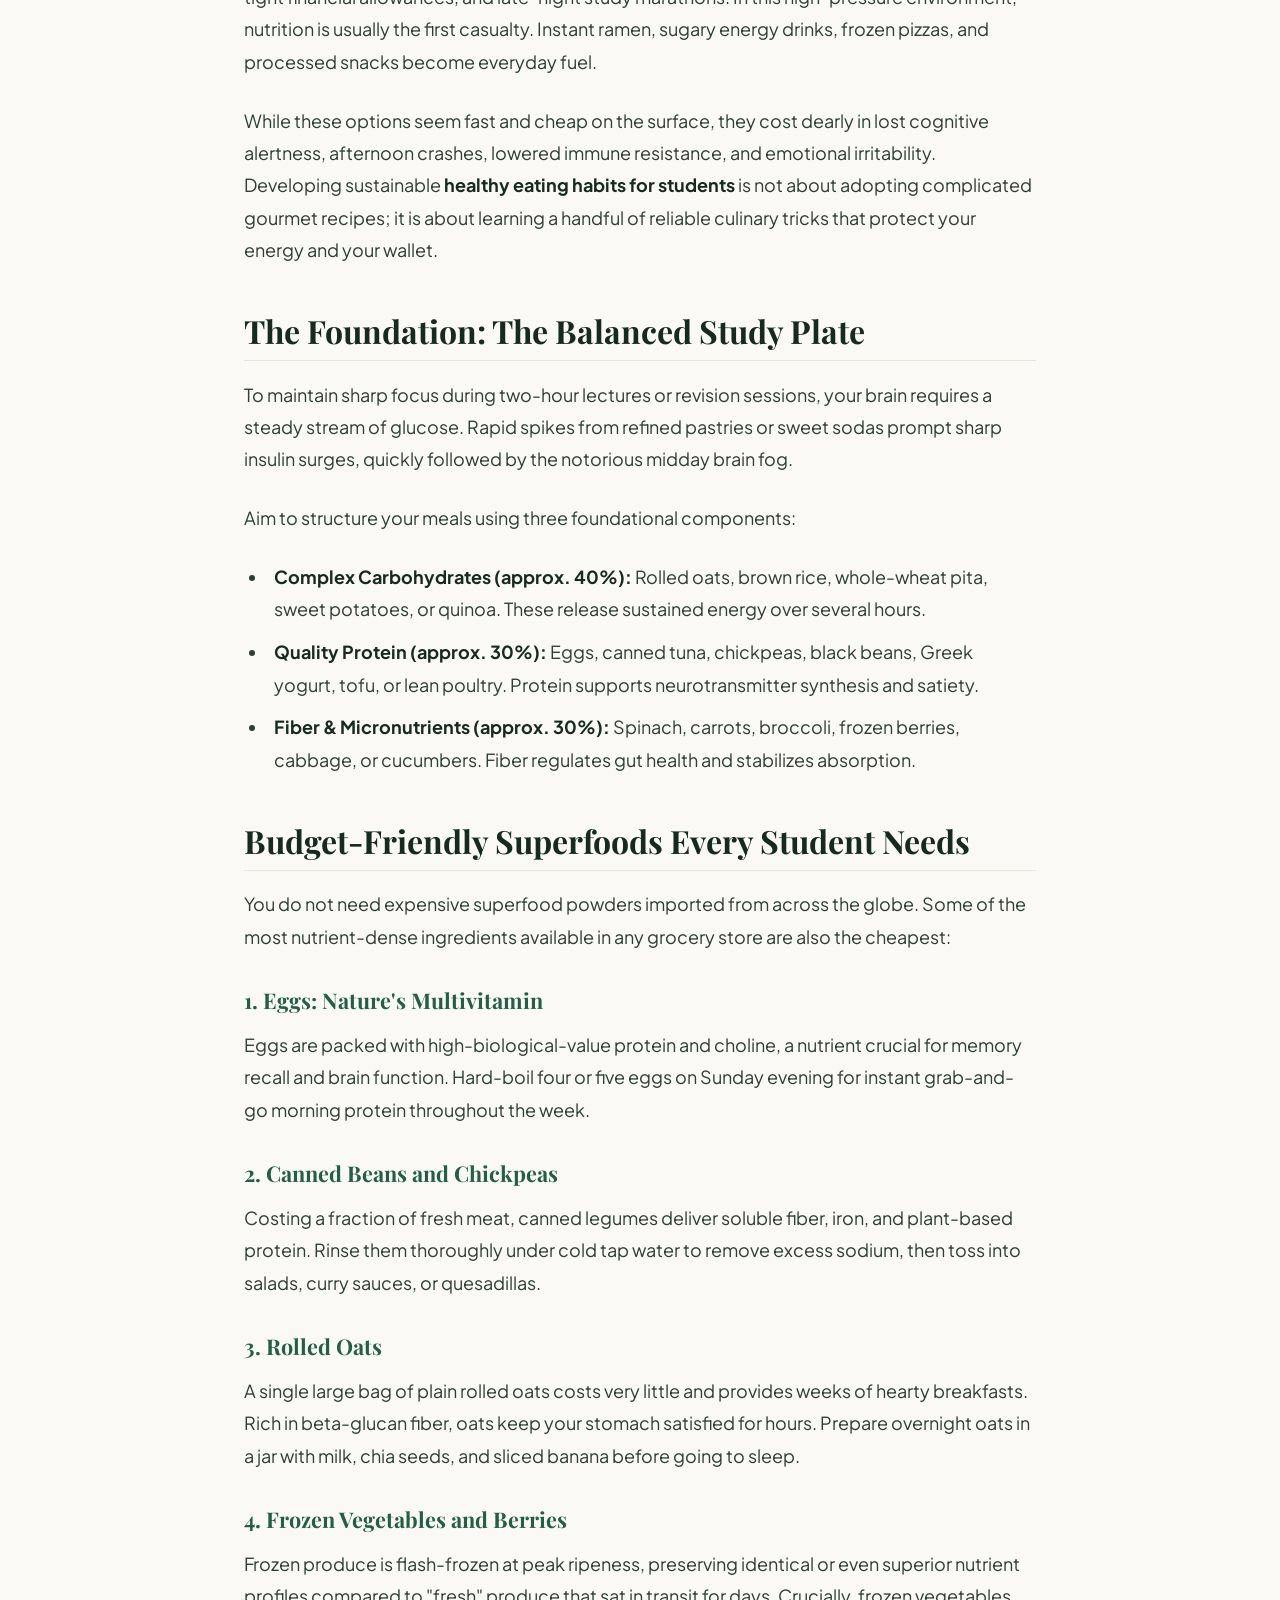
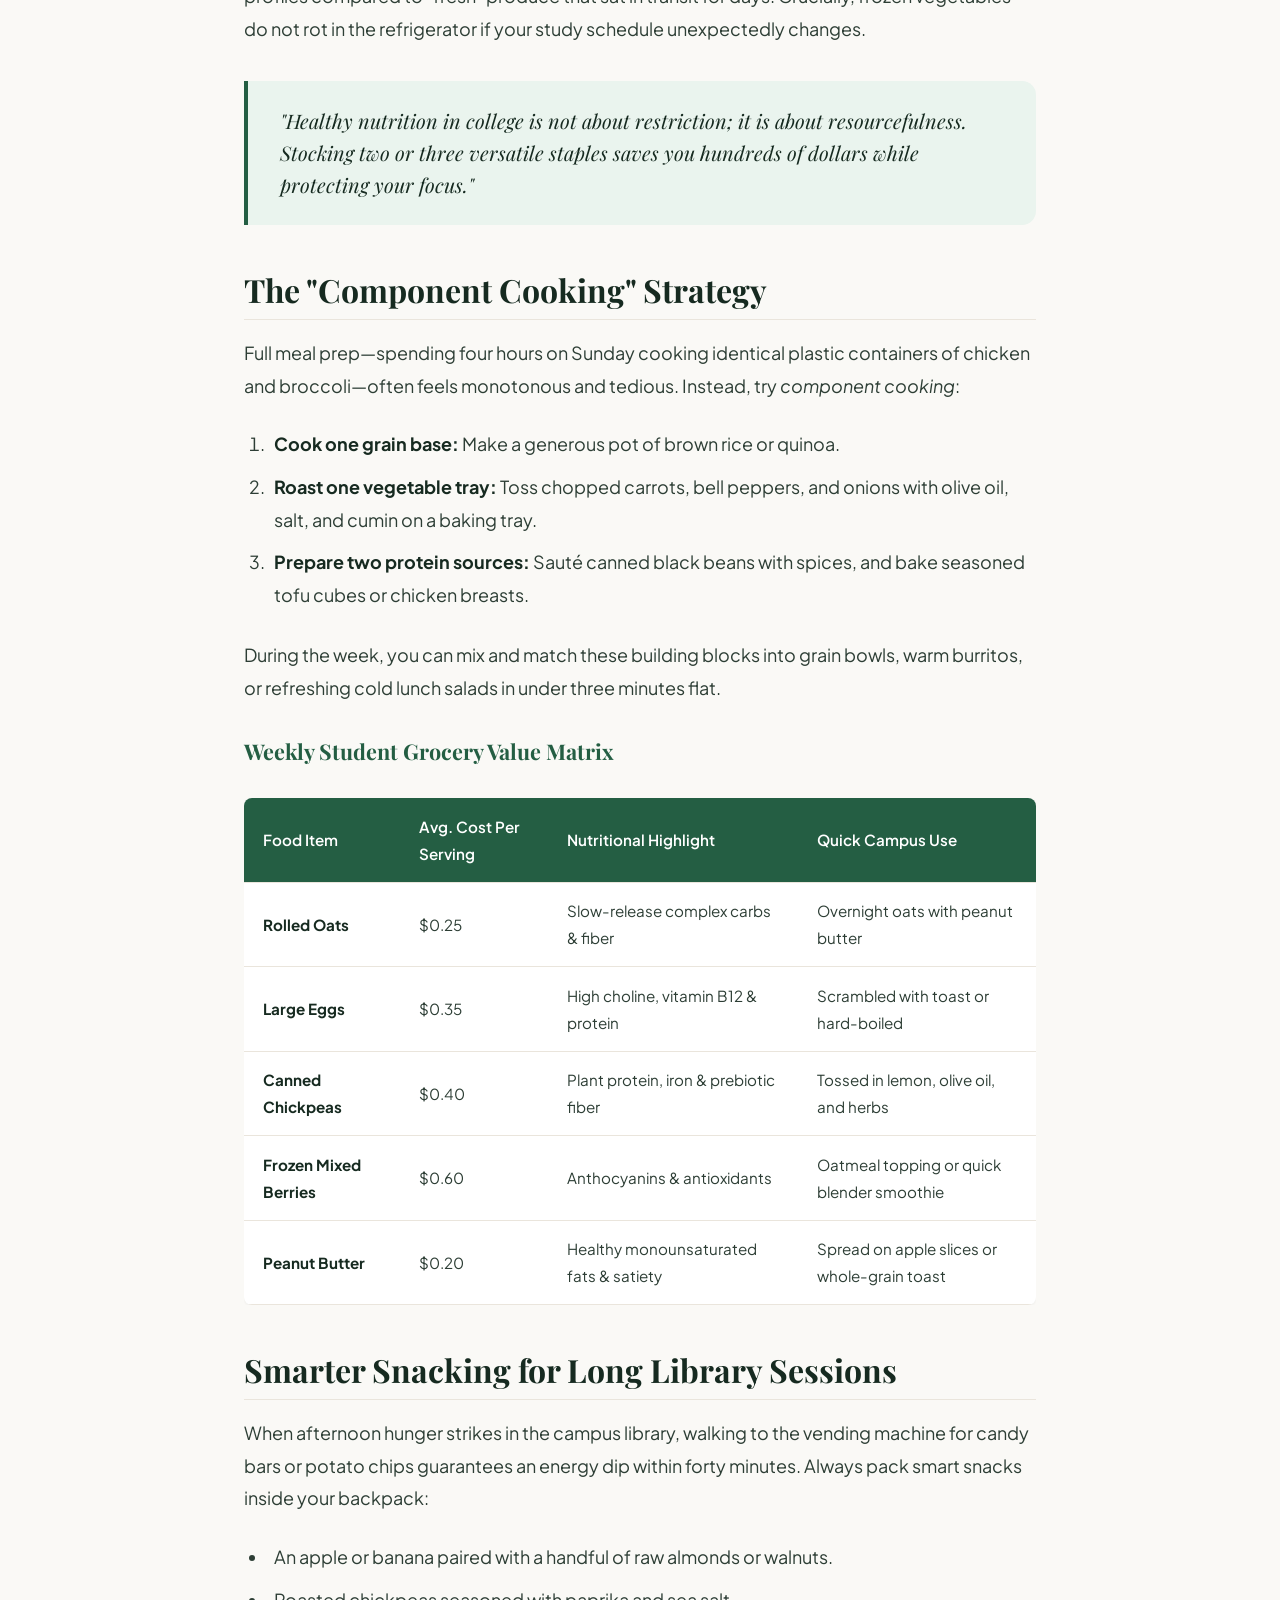
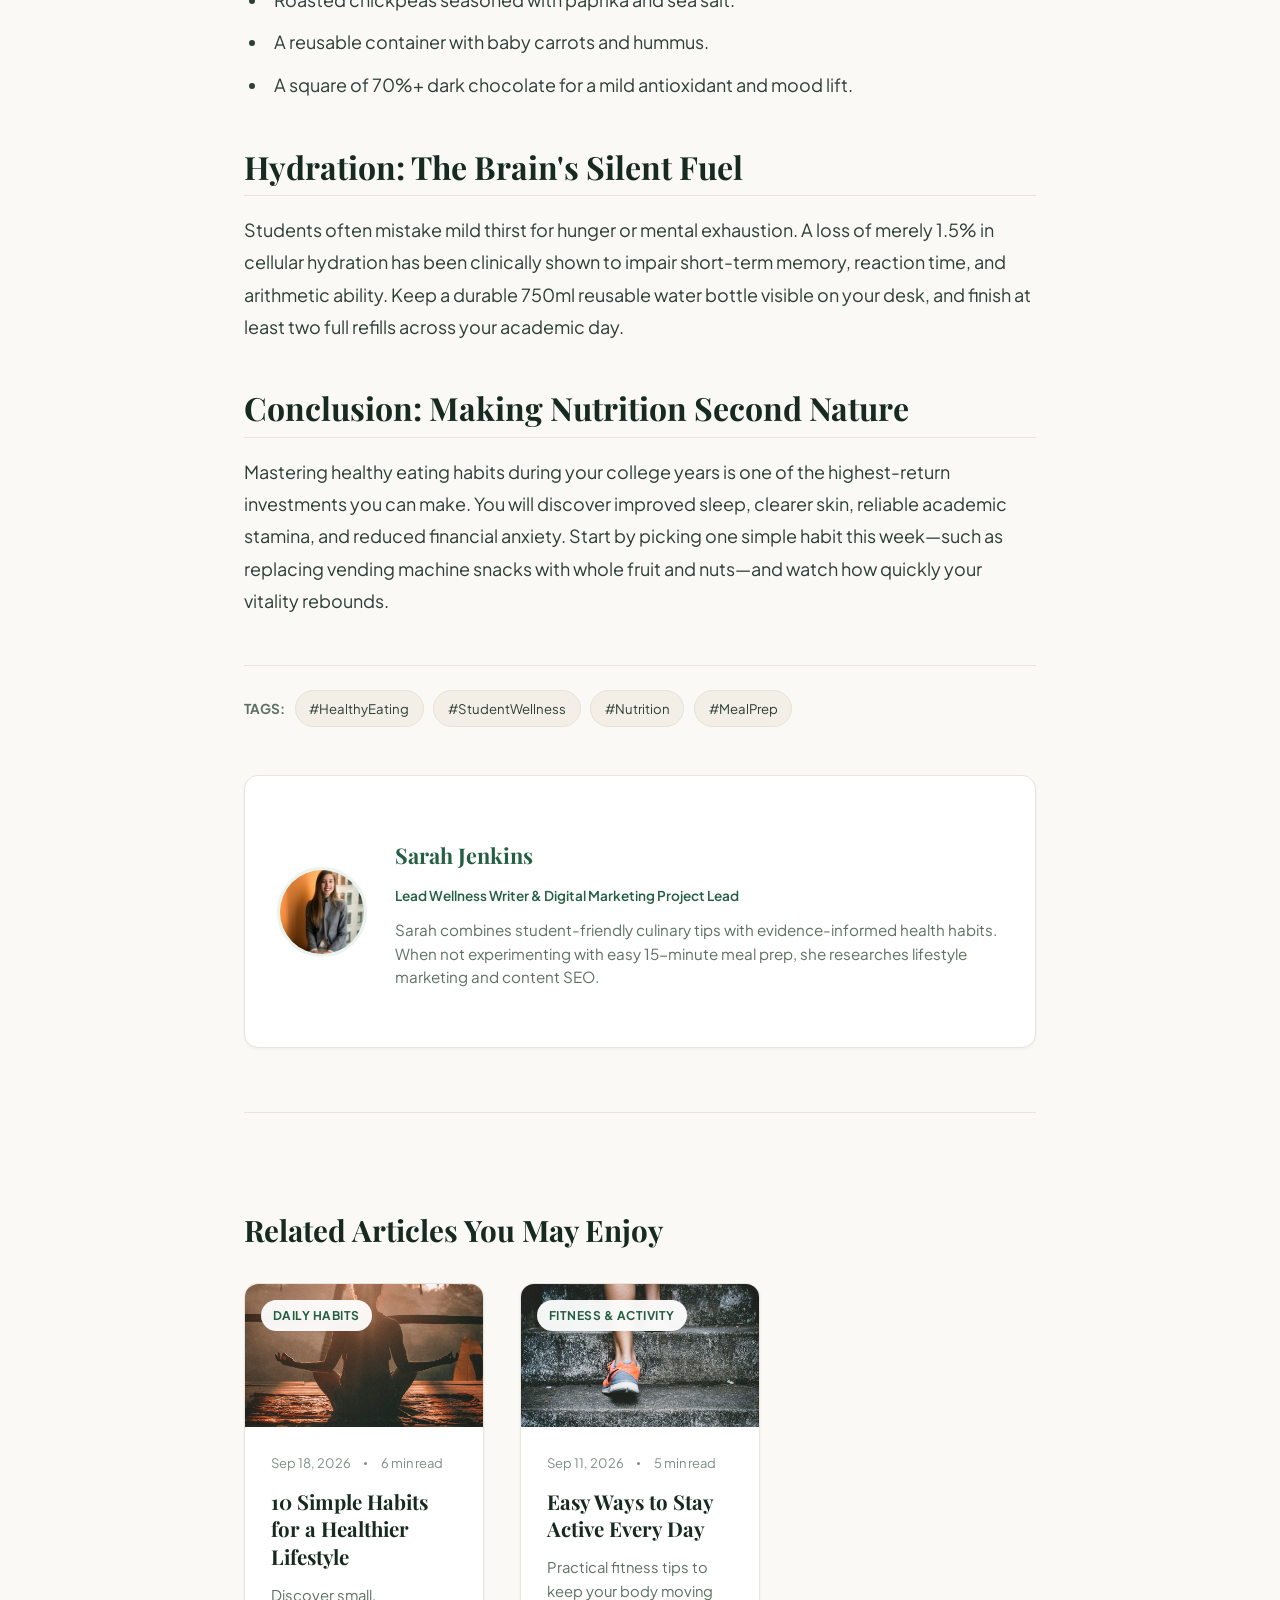
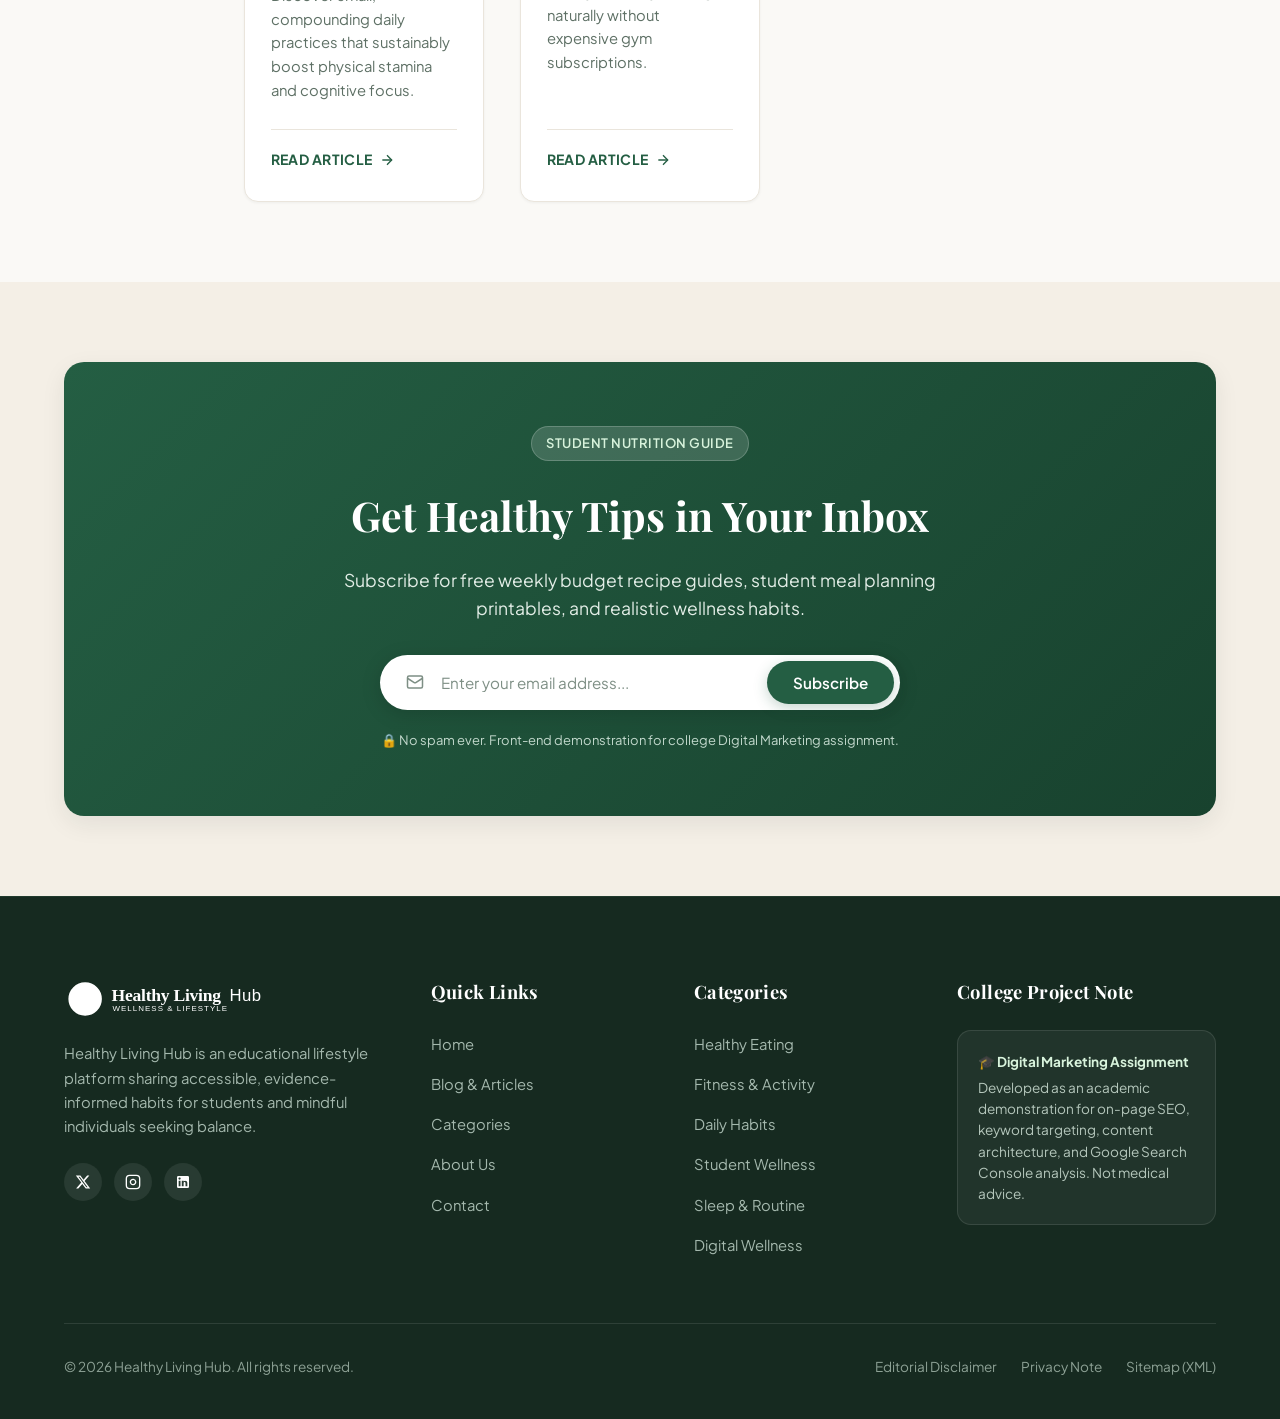
<file: articles/healthy-eating-habits-for-students.html>
<!DOCTYPE html>
<html lang="en">
<head>
  <meta charset="UTF-8">
  <meta name="viewport" content="width=device-width, initial-scale=1.0">
  <title>Healthy Eating Habits for Students | Healthy Living Hub</title>
  <meta name="description" content="Master healthy eating habits for students on a tight budget and busy academic schedule. Practical meal prep tips, smart pantry staples, and brain-boosting snacks.">
  <meta name="keywords" content="healthy eating habits, healthy habits for students, student nutrition, healthy food on a budget, college meal prep, cheap healthy meals">
  <link rel="canonical" href="https://healthylivinghub.local/articles/healthy-eating-habits-for-students.html">

  <!-- Open Graph / Social SEO -->
  <meta property="og:type" content="article">
  <meta property="og:title" content="Healthy Eating Habits for Students: Affordable, Easy Nutrition">
  <meta property="og:description" content="Discover practical nutrition strategies for busy college life. Learn budget grocery planning, quick dorm-friendly meal prep, and sustaining afternoon energy.">
  <meta property="og:image" content="../images/article-2-student-eating.jpg">
  <meta property="og:url" content="https://healthylivinghub.local/articles/healthy-eating-habits-for-students.html">
  <meta name="twitter:card" content="summary_large_image">

  <!-- Favicon -->
  <link rel="icon" type="image/svg+xml" href="../images/favicon.svg">

  <!-- Google Fonts -->
  <link rel="preconnect" href="https://fonts.googleapis.com">
  <link rel="preconnect" href="https://fonts.gstatic.com" crossorigin>
  <link href="https://fonts.googleapis.com/css2?family=Playfair+Display:ital,wght@0,600;0,700;1,400&family=Plus+Jakarta+Sans:wght@400;500;600;700&display=swap" rel="stylesheet">

  <!-- Stylesheet -->
  <link rel="stylesheet" href="../css/style.css">

  <!-- Structured Data (JSON-LD) for Search Console -->
  <script type="application/ld+json">
  {
    "@context": "https://schema.org",
    "@type": "BlogPosting",
    "headline": "Healthy Eating Habits for Students",
    "image": "https://healthylivinghub.local/images/article-2-student-eating.jpg",
    "author": {
      "@type": "Person",
      "name": "Sarah Jenkins"
    },
    "publisher": {
      "@type": "Organization",
      "name": "Healthy Living Hub",
      "logo": {
        "@type": "ImageObject",
        "url": "https://healthylivinghub.local/images/logo.svg"
      }
    },
    "datePublished": "2026-09-14",
    "dateModified": "2026-09-22",
    "description": "Master healthy eating habits for students on a tight budget and busy academic schedule. Practical meal prep tips, smart pantry staples, and brain-boosting snacks."
  }
  </script>
</head>
<body>

  <!-- Reading Progress Bar -->
  <div class="reading-progress-bar" aria-hidden="true"></div>

  <!-- Announcement Bar -->
  <aside class="top-bar" aria-label="Announcement">
    <div class="container top-bar-inner">
      <span>🌱 <strong>Healthy Living Hub</strong> &mdash; Practical ideas for balanced daily living and student wellbeing</span>
      <a href="../blog.html">Browse All Articles &rarr;</a>
    </div>
  </aside>

  <!-- Site Header -->
  <header class="site-header">
    <div class="container header-container">
      <a href="../index.html" class="brand-logo" aria-label="Healthy Living Hub Home">
        <img src="../images/logo.svg" alt="Healthy Living Hub Brand Logo" width="220" height="42">
      </a>

      <nav class="nav-desktop" aria-label="Main Navigation">
        <a href="../index.html" class="nav-link">Home</a>
        <a href="../blog.html" class="nav-link active">Blog</a>
        <a href="../categories.html" class="nav-link">Categories</a>
        <a href="../about.html" class="nav-link">About</a>
        <a href="../contact.html" class="nav-link">Contact</a>
      </nav>

      <div class="header-actions">
        <a href="../blog.html" class="search-toggle-btn" aria-label="Search articles">
          <svg width="18" height="18" viewBox="0 0 24 24" fill="none" stroke="currentColor" stroke-width="2"><circle cx="11" cy="11" r="8"></circle><line x1="21" y1="21" x2="16.65" y2="16.65"></line></svg>
        </a>
        <button class="menu-toggle-btn" aria-label="Toggle navigation menu" aria-expanded="false">
          <svg width="22" height="22" viewBox="0 0 24 24" fill="none" stroke="currentColor" stroke-width="2"><line x1="3" y1="12" x2="21" y2="12"></line><line x1="3" y1="6" x2="21" y2="6"></line><line x1="3" y1="18" x2="21" y2="18"></line></svg>
        </button>
      </div>
    </div>
  </header>

  <!-- Mobile Navigation Drawer -->
  <div class="mobile-nav-backdrop" aria-hidden="true"></div>
  <div class="mobile-nav-drawer" aria-label="Mobile Navigation">
    <div>
      <div class="mobile-nav-header">
        <span class="badge">Navigation</span>
        <button class="mobile-nav-close" aria-label="Close menu">&times;</button>
      </div>
      <ul class="mobile-nav-list">
        <li><a href="../index.html" class="nav-link">Home</a></li>
        <li><a href="../blog.html" class="nav-link active">Blog</a></li>
        <li><a href="../categories.html" class="nav-link">Categories</a></li>
        <li><a href="../about.html" class="nav-link">About</a></li>
        <li><a href="../contact.html" class="nav-link">Contact</a></li>
      </ul>
    </div>
    <div class="mobile-nav-footer">
      <p class="newsletter-notice">Practical wellness tips for everyday vitality.</p>
    </div>
  </div>

  <!-- Main Content -->
  <main id="main-content" class="section">
    <div class="container-narrow">

      <!-- Breadcrumbs -->
      <nav class="breadcrumbs" aria-label="Breadcrumb">
        <a href="../index.html">Home</a>
        <span class="breadcrumbs-sep">/</span>
        <a href="../blog.html">Blog</a>
        <span class="breadcrumbs-sep">/</span>
        <a href="../categories.html?category=Healthy+Eating">Healthy Eating</a>
        <span class="breadcrumbs-sep">/</span>
        <span aria-current="page">Healthy Eating for Students</span>
      </nav>

      <!-- Article Header -->
      <header class="article-header">
        <div class="article-header-meta">
          <span class="badge">Healthy Eating</span>
          <span class="article-card-meta-dot"></span>
          <time datetime="2026-09-14">September 14, 2026</time>
          <span class="article-card-meta-dot"></span>
          <span>⏱️ 7 min read</span>
        </div>

        <h1 class="article-main-title">Healthy Eating Habits for Students</h1>

        <p class="article-lead">
          Between lectures, tight budgets, deadlines, and social life, college students frequently fall into the trap of ultra-processed convenience foods and caffeine crashes. Here is how to fuel your mind and body without spending a fortune.
        </p>

        <!-- Author Bar -->
        <div class="article-author-bar">
          <div class="author-pill">
            <img src="../images/author-sarah.jpg" alt="Sarah Jenkins portrait" class="author-pill-avatar" width="46" height="46">
            <div>
              <div class="author-pill-name">Sarah Jenkins</div>
              <div class="author-pill-role">Wellness Writer &amp; Lifestyle Researcher</div>
            </div>
          </div>
          <div class="article-share-actions">
            <span style="font-size: 0.85rem; color: var(--color-text-muted); margin-right: 0.25rem;">Share:</span>
            <button class="share-btn copy-link-btn" title="Copy article link" aria-label="Copy article link">
              <svg width="16" height="16" viewBox="0 0 24 24" fill="none" stroke="currentColor" stroke-width="2"><path d="M10 13a5 5 0 0 0 7.54.54l3-3a5 5 0 0 0-7.07-7.07l-1.72 1.71"></path><path d="M14 11a5 5 0 0 0-7.54-.54l-3 3a5 5 0 0 0 7.07 7.07l1.71-1.71"></path></svg>
            </button>
            <a href="https://twitter.com/intent/tweet?text=Healthy+Eating+Habits+for+Students" target="_blank" rel="noopener noreferrer" class="share-btn" aria-label="Share on X">
              <svg width="15" height="15" viewBox="0 0 24 24" fill="currentColor"><path d="M18.244 2.25h3.308l-7.227 8.26 8.502 11.24H16.17l-5.214-6.817L4.99 21.75H1.68l7.73-8.835L1.254 2.25H8.08l4.713 6.231zm-1.161 17.52h1.833L7.084 4.126H5.117z"/></svg>
            </a>
          </div>
        </div>
      </header>

      <!-- Featured Image -->
      <figure class="featured-media-box">
        <img src="../images/article-2-student-eating.jpg" alt="A fresh bowl of nutritious salad, grains, and colorful vegetables for student meal prep" width="840" height="480">
        <figcaption class="featured-media-caption">
          Nourishing meals don't require expensive chef ingredients—basic whole grains, legumes, and vibrant produce fuel steady academic focus.
        </figcaption>
      </figure>

      <!-- Key Takeaways Box -->
      <aside class="takeaways-box" aria-labelledby="takeaways-title">
        <div id="takeaways-title" class="takeaways-title">
          <span>🥗</span> Quick Summary: Key Takeaways
        </div>
        <ul class="takeaways-list">
          <li>Cooking simple, grain-and-legume based meals cuts grocery costs by up to 50%.</li>
          <li>Steady blood sugar prevents the dreaded 3:00 PM study slump and brain fog.</li>
          <li>Batch preparing core meal building blocks is faster than waiting in takeout queues.</li>
          <li>Smart campus snacking prevents impulse purchases of vending machine snacks.</li>
        </ul>
      </aside>

      <!-- Article Body -->
      <article class="article-body">
        <p>
          Student life comes with unique challenges: shared dorm kitchens, erratic class timetables, tight financial allowances, and late-night study marathons. In this high-pressure environment, nutrition is usually the first casualty. Instant ramen, sugary energy drinks, frozen pizzas, and processed snacks become everyday fuel.
        </p>

        <p>
          While these options seem fast and cheap on the surface, they cost dearly in lost cognitive alertness, afternoon crashes, lowered immune resistance, and emotional irritability. Developing sustainable <strong>healthy eating habits for students</strong> is not about adopting complicated gourmet recipes; it is about learning a handful of reliable culinary tricks that protect your energy and your wallet.
        </p>

        <h2>The Foundation: The Balanced Study Plate</h2>
        <p>
          To maintain sharp focus during two-hour lectures or revision sessions, your brain requires a steady stream of glucose. Rapid spikes from refined pastries or sweet sodas prompt sharp insulin surges, quickly followed by the notorious midday brain fog.
        </p>
        <p>
          Aim to structure your meals using three foundational components:
        </p>
        <ul>
          <li><strong>Complex Carbohydrates (approx. 40%):</strong> Rolled oats, brown rice, whole-wheat pita, sweet potatoes, or quinoa. These release sustained energy over several hours.</li>
          <li><strong>Quality Protein (approx. 30%):</strong> Eggs, canned tuna, chickpeas, black beans, Greek yogurt, tofu, or lean poultry. Protein supports neurotransmitter synthesis and satiety.</li>
          <li><strong>Fiber &amp; Micronutrients (approx. 30%):</strong> Spinach, carrots, broccoli, frozen berries, cabbage, or cucumbers. Fiber regulates gut health and stabilizes absorption.</li>
        </ul>

        <h2>Budget-Friendly Superfoods Every Student Needs</h2>
        <p>
          You do not need expensive superfood powders imported from across the globe. Some of the most nutrient-dense ingredients available in any grocery store are also the cheapest:
        </p>

        <h3>1. Eggs: Nature's Multivitamin</h3>
        <p>
          Eggs are packed with high-biological-value protein and choline, a nutrient crucial for memory recall and brain function. Hard-boil four or five eggs on Sunday evening for instant grab-and-go morning protein throughout the week.
        </p>

        <h3>2. Canned Beans and Chickpeas</h3>
        <p>
          Costing a fraction of fresh meat, canned legumes deliver soluble fiber, iron, and plant-based protein. Rinse them thoroughly under cold tap water to remove excess sodium, then toss into salads, curry sauces, or quesadillas.
        </p>

        <h3>3. Rolled Oats</h3>
        <p>
          A single large bag of plain rolled oats costs very little and provides weeks of hearty breakfasts. Rich in beta-glucan fiber, oats keep your stomach satisfied for hours. Prepare overnight oats in a jar with milk, chia seeds, and sliced banana before going to sleep.
        </p>

        <h3>4. Frozen Vegetables and Berries</h3>
        <p>
          Frozen produce is flash-frozen at peak ripeness, preserving identical or even superior nutrient profiles compared to "fresh" produce that sat in transit for days. Crucially, frozen vegetables do not rot in the refrigerator if your study schedule unexpectedly changes.
        </p>

        <blockquote>
          "Healthy nutrition in college is not about restriction; it is about resourcefulness. Stocking two or three versatile staples saves you hundreds of dollars while protecting your focus."
        </blockquote>

        <h2>The "Component Cooking" Strategy</h2>
        <p>
          Full meal prep—spending four hours on Sunday cooking identical plastic containers of chicken and broccoli—often feels monotonous and tedious. Instead, try <em>component cooking</em>:
        </p>
        <ol>
          <li><strong>Cook one grain base:</strong> Make a generous pot of brown rice or quinoa.</li>
          <li><strong>Roast one vegetable tray:</strong> Toss chopped carrots, bell peppers, and onions with olive oil, salt, and cumin on a baking tray.</li>
          <li><strong>Prepare two protein sources:</strong> Sauté canned black beans with spices, and bake seasoned tofu cubes or chicken breasts.</li>
        </ol>
        <p>
          During the week, you can mix and match these building blocks into grain bowls, warm burritos, or refreshing cold lunch salads in under three minutes flat.
        </p>

        <!-- Practical Student Budget Food Matrix -->
        <h3>Weekly Student Grocery Value Matrix</h3>
        <div class="table-responsive">
          <table class="article-table">
            <thead>
              <tr>
                <th>Food Item</th>
                <th>Avg. Cost Per Serving</th>
                <th>Nutritional Highlight</th>
                <th>Quick Campus Use</th>
              </tr>
            </thead>
            <tbody>
              <tr>
                <td><strong>Rolled Oats</strong></td>
                <td>$0.25</td>
                <td>Slow-release complex carbs &amp; fiber</td>
                <td>Overnight oats with peanut butter</td>
              </tr>
              <tr>
                <td><strong>Large Eggs</strong></td>
                <td>$0.35</td>
                <td>High choline, vitamin B12 &amp; protein</td>
                <td>Scrambled with toast or hard-boiled</td>
              </tr>
              <tr>
                <td><strong>Canned Chickpeas</strong></td>
                <td>$0.40</td>
                <td>Plant protein, iron &amp; prebiotic fiber</td>
                <td>Tossed in lemon, olive oil, and herbs</td>
              </tr>
              <tr>
                <td><strong>Frozen Mixed Berries</strong></td>
                <td>$0.60</td>
                <td>Anthocyanins &amp; antioxidants</td>
                <td>Oatmeal topping or quick blender smoothie</td>
              </tr>
              <tr>
                <td><strong>Peanut Butter</strong></td>
                <td>$0.20</td>
                <td>Healthy monounsaturated fats &amp; satiety</td>
                <td>Spread on apple slices or whole-grain toast</td>
              </tr>
            </tbody>
          </table>
        </div>

        <h2>Smarter Snacking for Long Library Sessions</h2>
        <p>
          When afternoon hunger strikes in the campus library, walking to the vending machine for candy bars or potato chips guarantees an energy dip within forty minutes. Always pack smart snacks inside your backpack:
        </p>
        <ul>
          <li>An apple or banana paired with a handful of raw almonds or walnuts.</li>
          <li>Roasted chickpeas seasoned with paprika and sea salt.</li>
          <li>A reusable container with baby carrots and hummus.</li>
          <li>A square of 70%+ dark chocolate for a mild antioxidant and mood lift.</li>
        </ul>

        <h2>Hydration: The Brain's Silent Fuel</h2>
        <p>
          Students often mistake mild thirst for hunger or mental exhaustion. A loss of merely 1.5% in cellular hydration has been clinically shown to impair short-term memory, reaction time, and arithmetic ability. Keep a durable 750ml reusable water bottle visible on your desk, and finish at least two full refills across your academic day.
        </p>

        <h2>Conclusion: Making Nutrition Second Nature</h2>
        <p>
          Mastering healthy eating habits during your college years is one of the highest-return investments you can make. You will discover improved sleep, clearer skin, reliable academic stamina, and reduced financial anxiety. Start by picking one simple habit this week&mdash;such as replacing vending machine snacks with whole fruit and nuts&mdash;and watch how quickly your vitality rebounds.
        </p>

        <!-- Topic Tags -->
        <div class="article-tags-wrap">
          <span class="tags-label">Tags:</span>
          <a href="../blog.html?search=healthy+eating" class="tag-pill">#HealthyEating</a>
          <a href="../blog.html?search=student+wellness" class="tag-pill">#StudentWellness</a>
          <a href="../blog.html?search=nutrition" class="tag-pill">#Nutrition</a>
          <a href="../blog.html?search=meal+prep" class="tag-pill">#MealPrep</a>
        </div>

        <!-- Author Bio Box -->
        <section class="author-bio-box">
          <img src="../images/author-sarah.jpg" alt="Sarah Jenkins" class="author-bio-avatar" width="90" height="90">
          <div>
            <h3 class="author-bio-name">Sarah Jenkins</h3>
            <div class="author-bio-role">Lead Wellness Writer &amp; Digital Marketing Project Lead</div>
            <p class="author-bio-text">
              Sarah combines student-friendly culinary tips with evidence-informed health habits. When not experimenting with easy 15-minute meal prep, she researches lifestyle marketing and content SEO.
            </p>
          </div>
        </section>

        <!-- Related Articles -->
        <section class="related-articles-section">
          <div class="related-header">
            <h3>Related Articles You May Enjoy</h3>
          </div>
          <div class="articles-grid">
            <article class="article-card">
              <a href="10-simple-habits-for-a-healthier-lifestyle.html" class="article-card-thumb-link">
                <img src="../images/article-1-habits.jpg" alt="A morning water glass and journal" class="article-card-thumb" loading="lazy">
                <span class="card-category-badge">Daily Habits</span>
              </a>
              <div class="article-card-body">
                <div class="article-card-meta">
                  <time datetime="2026-09-18">Sep 18, 2026</time>
                  <span class="article-card-meta-dot"></span>
                  <span>6 min read</span>
                </div>
                <h4 class="article-card-title">
                  <a href="10-simple-habits-for-a-healthier-lifestyle.html">10 Simple Habits for a Healthier Lifestyle</a>
                </h4>
                <p class="article-card-excerpt">
                  Discover small, compounding daily practices that sustainably boost physical stamina and cognitive focus.
                </p>
                <div class="article-card-footer">
                  <a href="10-simple-habits-for-a-healthier-lifestyle.html" class="read-more-link">
                    Read Article 
                    <svg width="16" height="16" viewBox="0 0 24 24" fill="none" stroke="currentColor" stroke-width="2"><line x1="5" y1="12" x2="19" y2="12"></line><polyline points="12 5 19 12 12 19"></polyline></svg>
                  </a>
                </div>
              </div>
            </article>

            <article class="article-card">
              <a href="easy-ways-to-stay-active-every-day.html" class="article-card-thumb-link">
                <img src="../images/article-3-stay-active.jpg" alt="Person walking outdoors along sunny pathway" class="article-card-thumb" loading="lazy">
                <span class="card-category-badge">Fitness &amp; Activity</span>
              </a>
              <div class="article-card-body">
                <div class="article-card-meta">
                  <time datetime="2026-09-11">Sep 11, 2026</time>
                  <span class="article-card-meta-dot"></span>
                  <span>5 min read</span>
                </div>
                <h4 class="article-card-title">
                  <a href="easy-ways-to-stay-active-every-day.html">Easy Ways to Stay Active Every Day</a>
                </h4>
                <p class="article-card-excerpt">
                  Practical fitness tips to keep your body moving naturally without expensive gym subscriptions.
                </p>
                <div class="article-card-footer">
                  <a href="easy-ways-to-stay-active-every-day.html" class="read-more-link">
                    Read Article 
                    <svg width="16" height="16" viewBox="0 0 24 24" fill="none" stroke="currentColor" stroke-width="2"><line x1="5" y1="12" x2="19" y2="12"></line><polyline points="12 5 19 12 12 19"></polyline></svg>
                  </a>
                </div>
              </div>
            </article>
          </div>
        </section>

      </article>
    </div>
  </main>

  <!-- Newsletter Section -->
  <section class="section section-bg-beige">
    <div class="container">
      <div class="newsletter-section">
        <div class="newsletter-inner">
          <span class="badge newsletter-badge">Student Nutrition Guide</span>
          <h2 class="newsletter-title">Get Healthy Tips in Your Inbox</h2>
          <p class="newsletter-desc">
            Subscribe for free weekly budget recipe guides, student meal planning printables, and realistic wellness habits.
          </p>
          <form class="newsletter-form" aria-label="Newsletter Subscription Form">
            <div class="newsletter-input-group">
              <svg width="18" height="18" viewBox="0 0 24 24" fill="none" stroke="currentColor" stroke-width="2"><rect x="2" y="4" width="20" height="16" rx="2"></rect><path d="m22 7-8.97 5.7a1.94 1.94 0 0 1-2.06 0L2 7"></path></svg>
              <input type="email" class="newsletter-input" placeholder="Enter your email address..." required aria-label="Email address for newsletter">
            </div>
            <button type="submit" class="btn btn-primary">Subscribe</button>
          </form>
          <p class="newsletter-notice">🔒 No spam ever. Front-end demonstration for college Digital Marketing assignment.</p>
        </div>
      </div>
    </div>
  </section>

  <!-- Site Footer -->
  <footer class="site-footer">
    <div class="container">
      <div class="footer-top-grid">
        <div>
          <a href="../index.html" class="brand-logo" aria-label="Healthy Living Hub Home">
            <img src="../images/logo.svg" alt="Healthy Living Hub Logo" width="200" height="38" style="filter: brightness(0) invert(1);">
          </a>
          <p class="footer-brand-desc">
            Healthy Living Hub is an educational lifestyle platform sharing accessible, evidence-informed habits for students and mindful individuals seeking balance.
          </p>
          <div class="footer-social-row">
            <a href="https://twitter.com" class="footer-social-btn" aria-label="Twitter"><svg width="16" height="16" fill="currentColor" viewBox="0 0 24 24"><path d="M18.244 2.25h3.308l-7.227 8.26 8.502 11.24H16.17l-5.214-6.817L4.99 21.75H1.68l7.73-8.835L1.254 2.25H8.08l4.713 6.231zm-1.161 17.52h1.833L7.084 4.126H5.117z"/></svg></a>
            <a href="https://instagram.com" class="footer-social-btn" aria-label="Instagram"><svg width="16" height="16" fill="none" stroke="currentColor" stroke-width="2" viewBox="0 0 24 24"><rect width="20" height="20" x="2" y="2" rx="5" ry="5"></rect><path d="M16 11.37A4 4 0 1 1 12.63 8 4 4 0 0 1 16 11.37z"></path><line x1="17.5" x2="17.51" y1="6.5" y2="6.5"></line></svg></a>
            <a href="https://linkedin.com" class="footer-social-btn" aria-label="LinkedIn"><svg width="16" height="16" fill="currentColor" viewBox="0 0 24 24"><path d="M19 3a2 2 0 0 1 2 2v14a2 2 0 0 1-2 2H5a2 2 0 0 1-2-2V5a2 2 0 0 1 2-2h14m-.5 15.5v-5.3a3.26 3.26 0 0 0-3.26-3.26c-.85 0-1.84.52-2.28 1.3v-1.11h-2.79v8.37h2.79v-4.93c0-.77.62-1.4 1.39-1.4a1.4 1.4 0 0 1 1.4 1.4v4.93h2.75M6.88 8.56a1.68 1.68 0 0 0 1.68-1.68c0-.93-.75-1.69-1.68-1.69a1.69 1.69 0 0 0-1.69 1.69c0 .93.76 1.68 1.69 1.68m1.39 9.94v-8.37H5.5v8.37h2.77z"/></svg></a>
          </div>
        </div>

        <div>
          <h4 class="footer-col-title">Quick Links</h4>
          <ul class="footer-links-list">
            <li><a href="../index.html" class="footer-link">Home</a></li>
            <li><a href="../blog.html" class="footer-link">Blog &amp; Articles</a></li>
            <li><a href="../categories.html" class="footer-link">Categories</a></li>
            <li><a href="../about.html" class="footer-link">About Us</a></li>
            <li><a href="../contact.html" class="footer-link">Contact</a></li>
          </ul>
        </div>

        <div>
          <h4 class="footer-col-title">Categories</h4>
          <ul class="footer-links-list">
            <li><a href="../categories.html?category=Healthy+Eating" class="footer-link">Healthy Eating</a></li>
            <li><a href="../categories.html?category=Fitness+%26+Activity" class="footer-link">Fitness &amp; Activity</a></li>
            <li><a href="../categories.html?category=Daily+Habits" class="footer-link">Daily Habits</a></li>
            <li><a href="../categories.html?category=Student+Wellness" class="footer-link">Student Wellness</a></li>
            <li><a href="../categories.html?category=Sleep+%26+Routine" class="footer-link">Sleep &amp; Routine</a></li>
            <li><a href="../categories.html?category=Digital+Wellness" class="footer-link">Digital Wellness</a></li>
          </ul>
        </div>

        <div>
          <h4 class="footer-col-title">College Project Note</h4>
          <div class="footer-project-box">
            <strong>🎓 Digital Marketing Assignment</strong>
            Developed as an academic demonstration for on-page SEO, keyword targeting, content architecture, and Google Search Console analysis. Not medical advice.
          </div>
        </div>
      </div>

      <div class="footer-bottom-bar">
        <p>&copy; 2026 Healthy Living Hub. All rights reserved.</p>
        <div class="footer-bottom-links">
          <a href="../about.html#disclaimer">Editorial Disclaimer</a>
          <a href="../contact.html">Privacy Note</a>
          <a href="../sitemap.xml">Sitemap (XML)</a>
        </div>
      </div>
    </div>
  </footer>

  <!-- Back to Top Button -->
  <button id="backToTopBtn" class="back-to-top" aria-label="Back to top of page">
    <svg width="20" height="20" viewBox="0 0 24 24" fill="none" stroke="currentColor" stroke-width="2.5"><polyline points="18 15 12 9 6 15"></polyline></svg>
  </button>

  <script src="../js/script.js"></script>
</body>
</html>
</file>
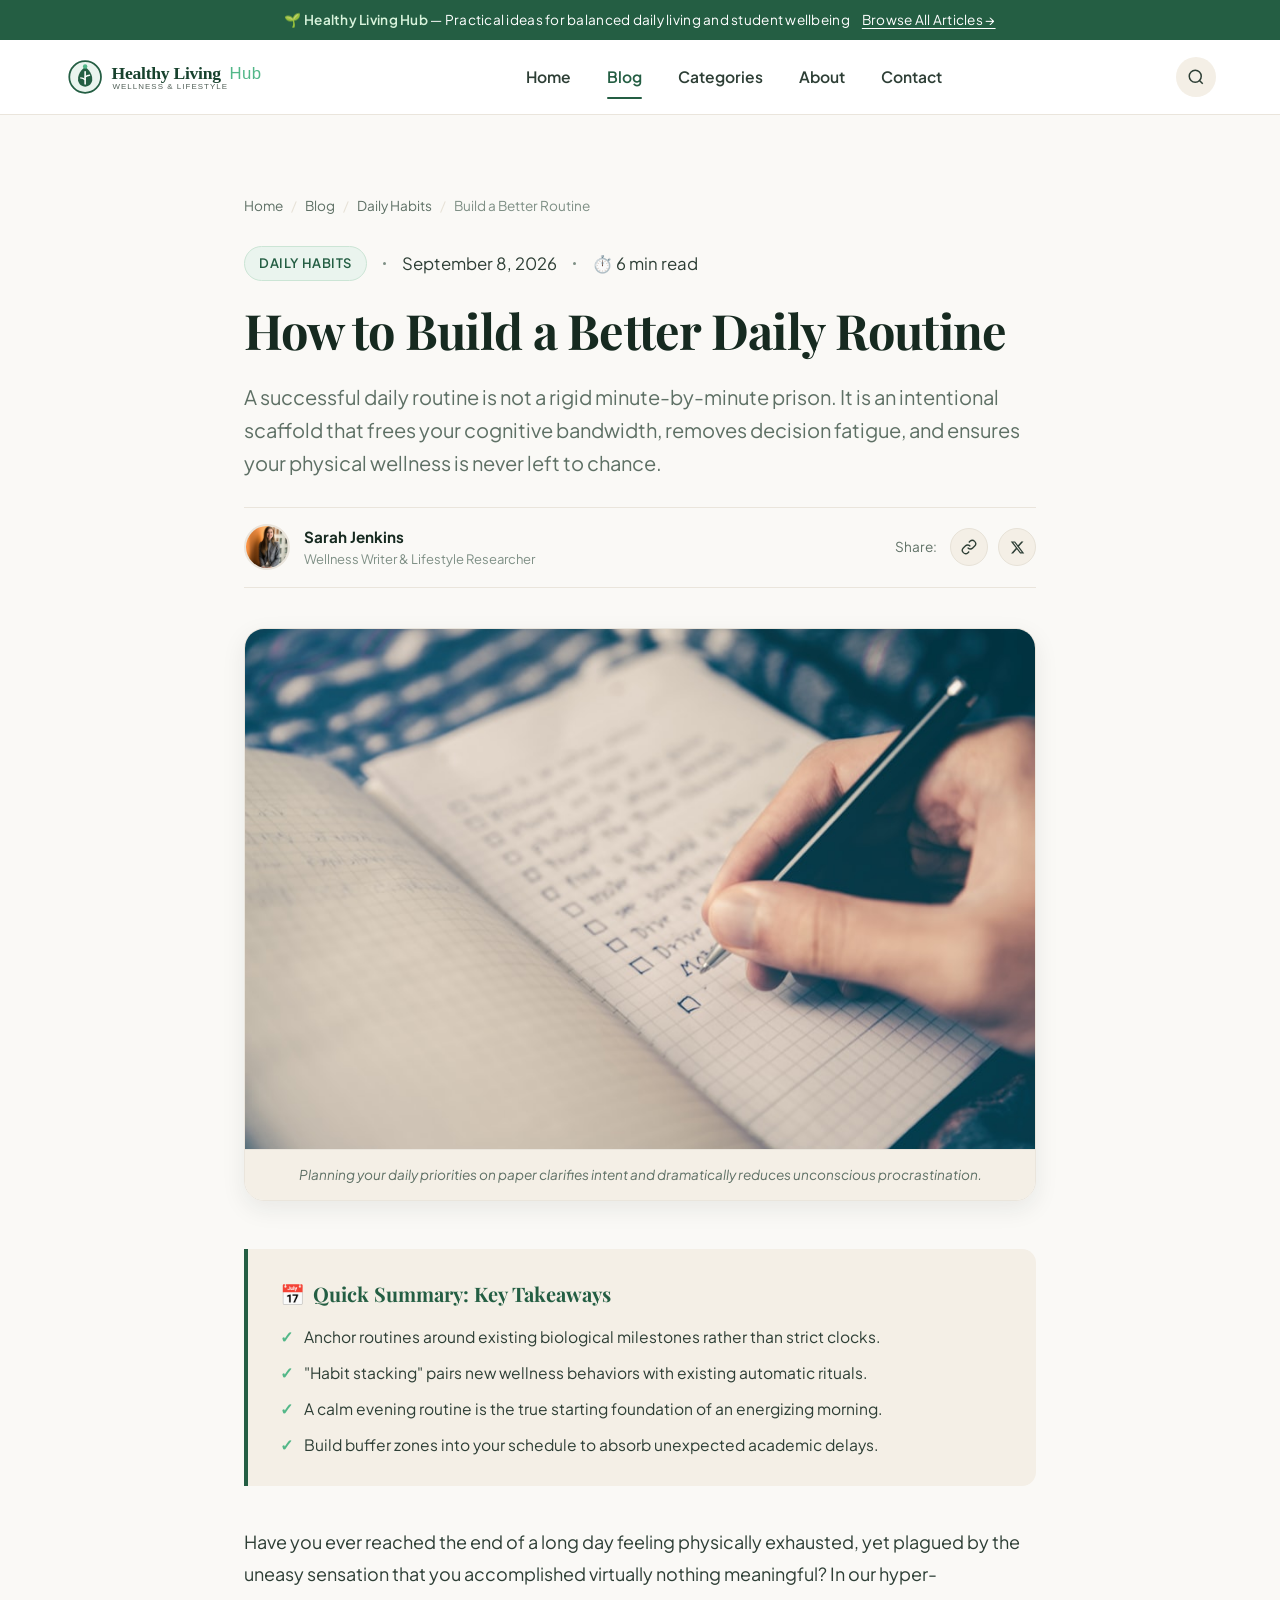
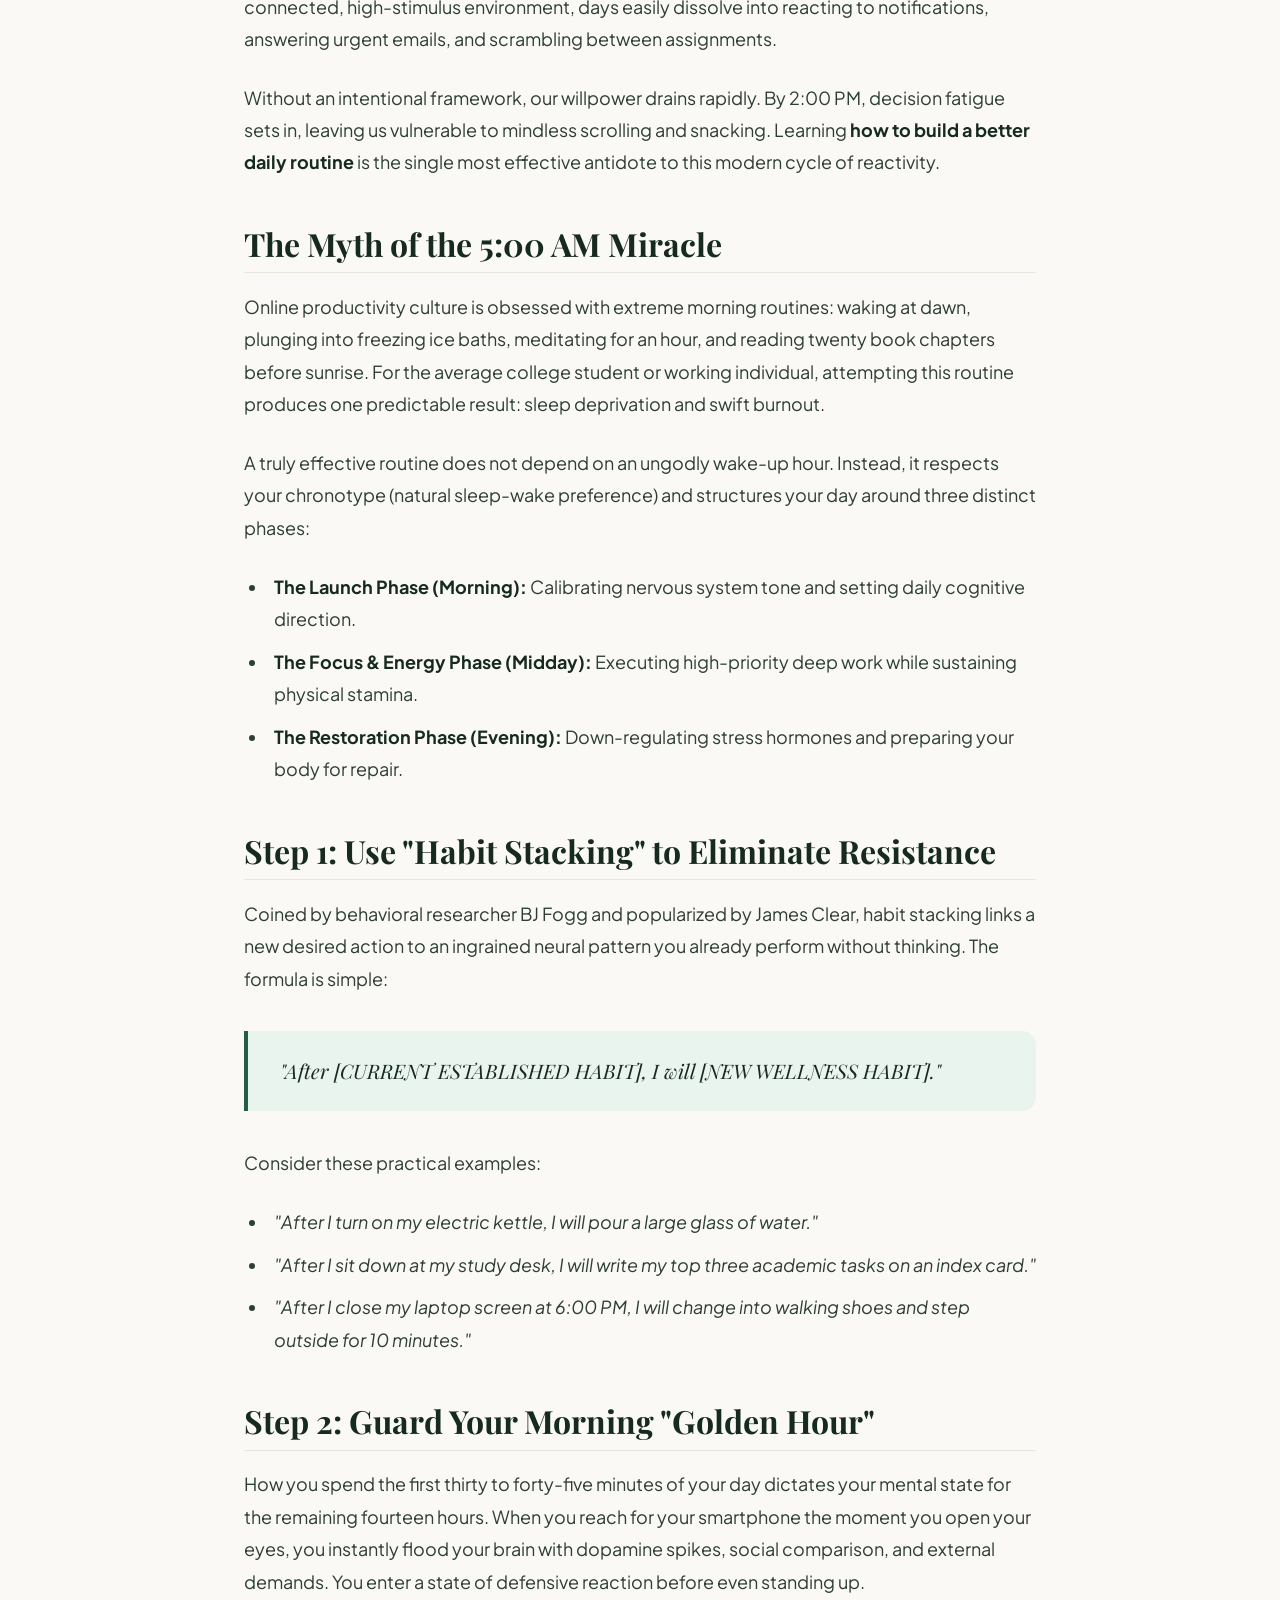
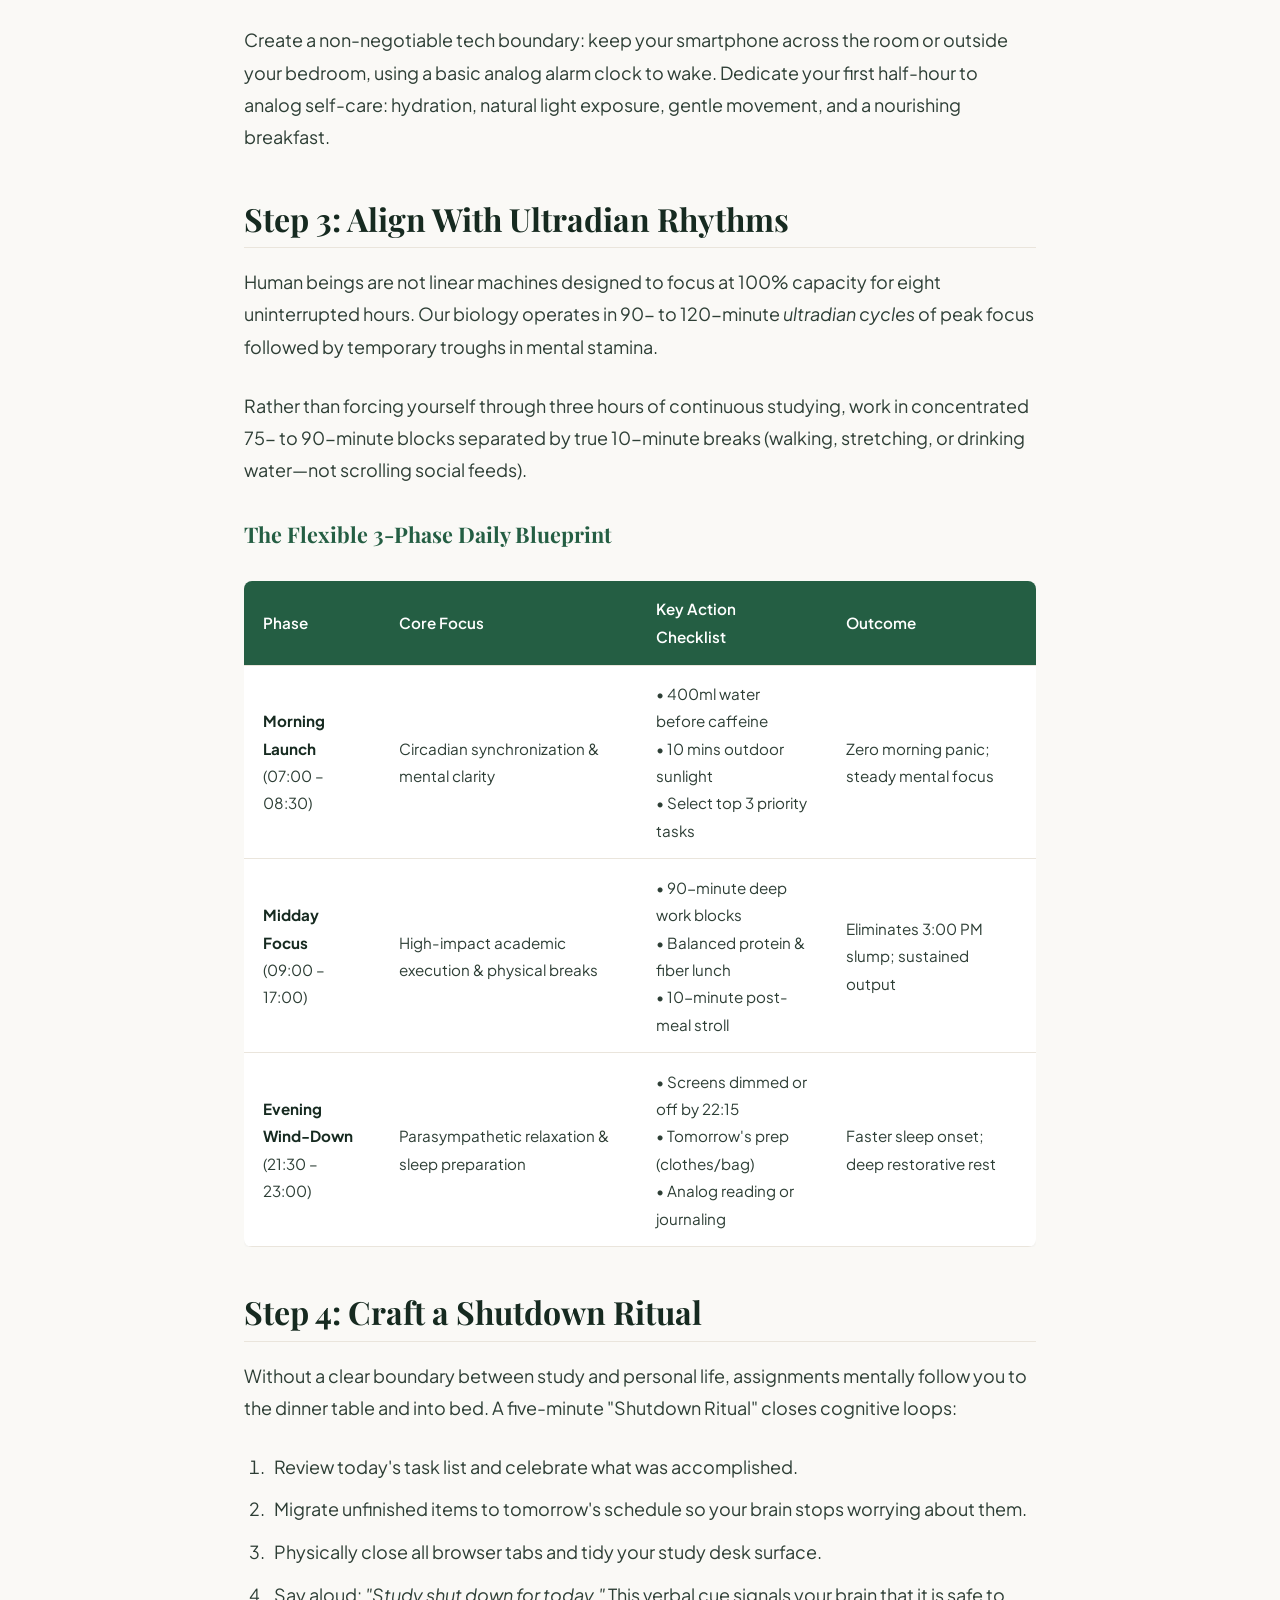
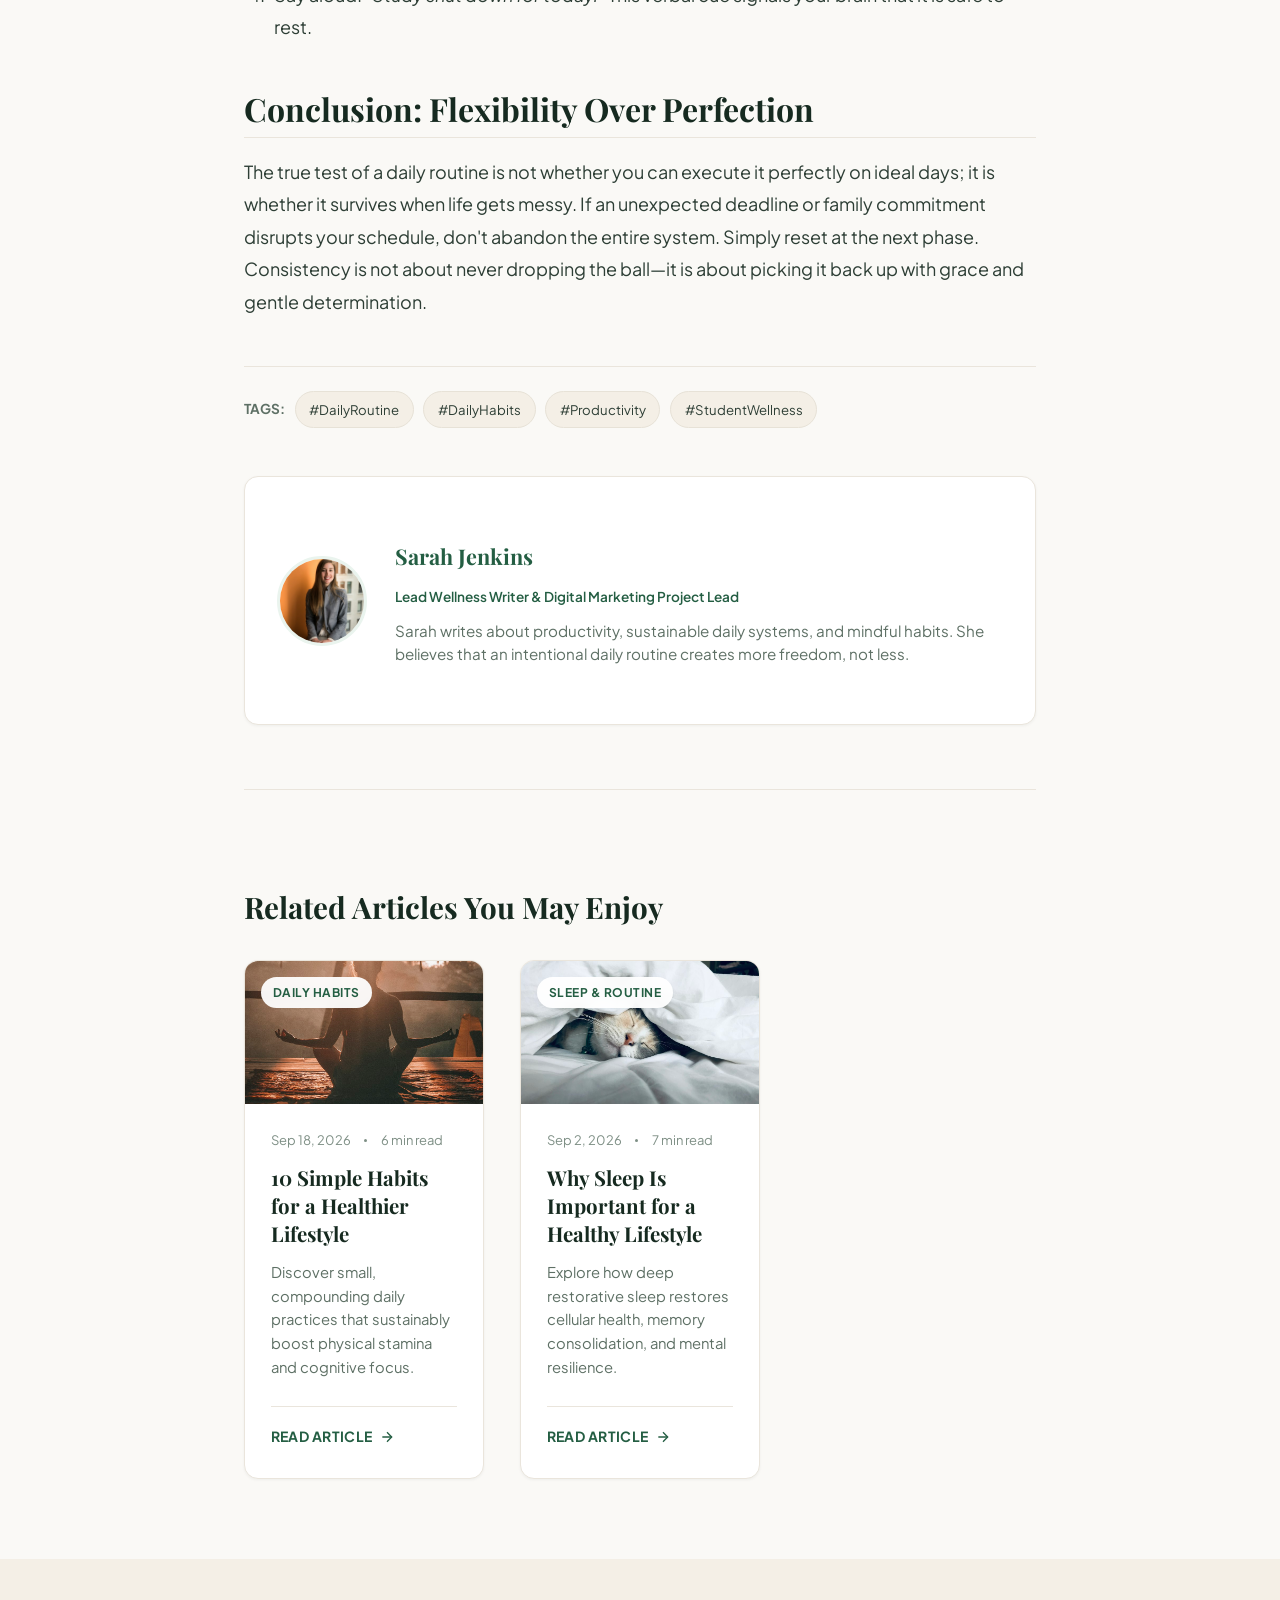
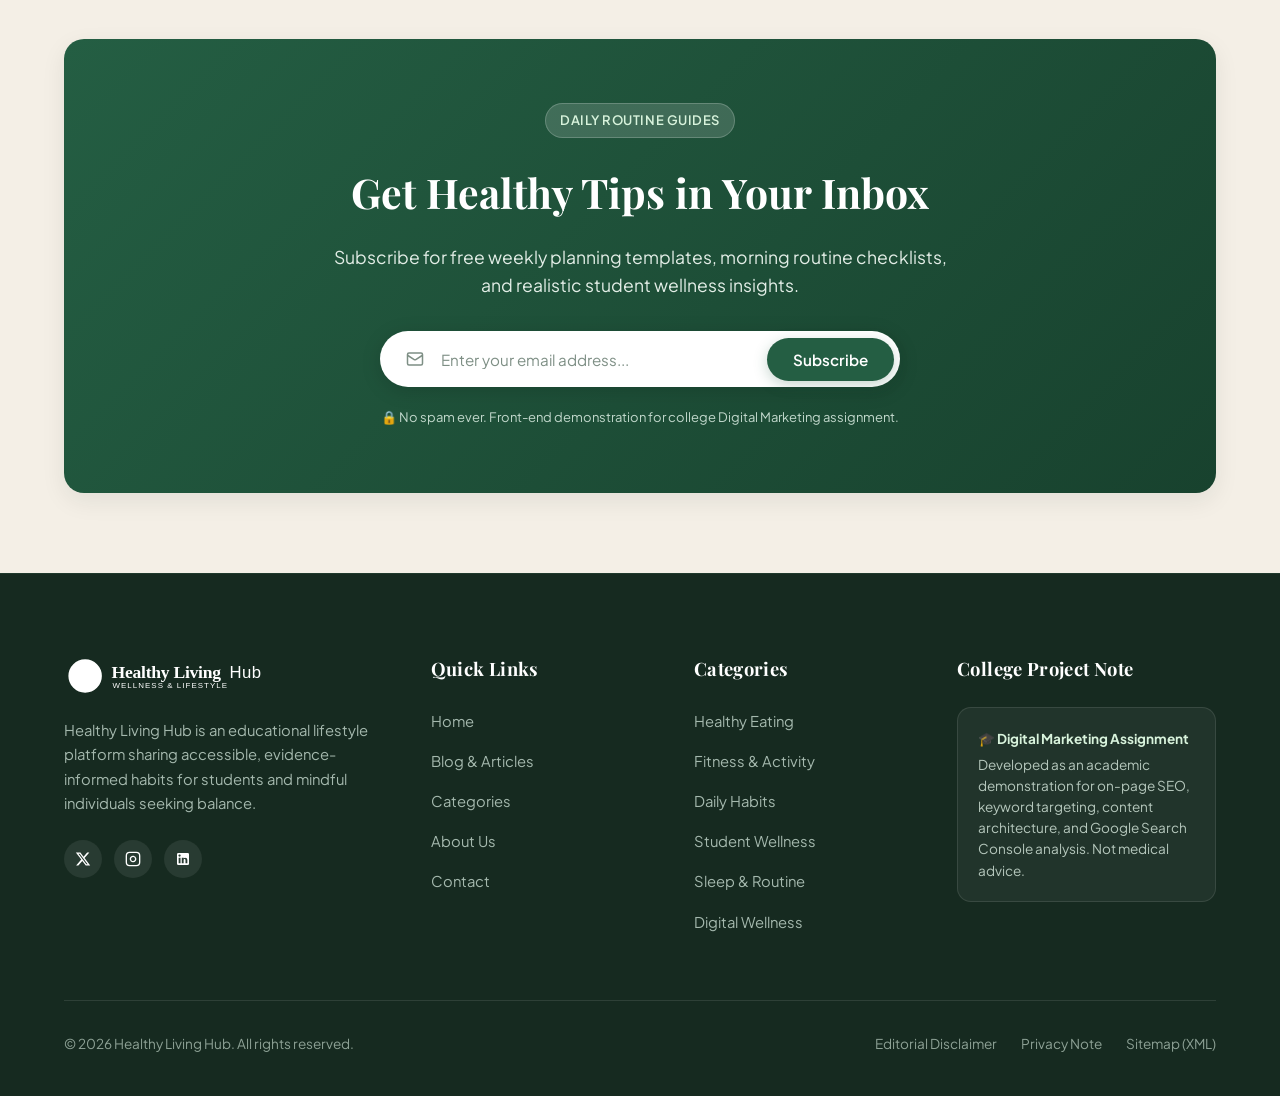
<file: articles/how-to-build-a-better-daily-routine.html>
<!DOCTYPE html>
<html lang="en">
<head>
  <meta charset="UTF-8">
  <meta name="viewport" content="width=device-width, initial-scale=1.0">
  <title>How to Build a Better Daily Routine | Healthy Living Hub</title>
  <meta name="description" content="Learn how to build a better daily routine that balances productivity, calm, and healthy habits. Discover time-tested morning, midday, and evening structures.">
  <meta name="keywords" content="daily routine, build a better daily routine, daily healthy habits, morning routine habits, productive wellness routine, evening wind down">
  <link rel="canonical" href="https://healthylivinghub.local/articles/how-to-build-a-better-daily-routine.html">

  <!-- Open Graph / Social SEO -->
  <meta property="og:type" content="article">
  <meta property="og:title" content="How to Build a Better Daily Routine: A Sustainable Blueprint">
  <meta property="og:description" content="Escape chaotic mornings and rushed evenings. Build a flexible, energizing daily routine that protects your health and boosts academic productivity.">
  <meta property="og:image" content="../images/article-4-daily-routine.jpg">
  <meta property="og:url" content="https://healthylivinghub.local/articles/how-to-build-a-better-daily-routine.html">
  <meta name="twitter:card" content="summary_large_image">

  <!-- Favicon -->
  <link rel="icon" type="image/svg+xml" href="../images/favicon.svg">

  <!-- Google Fonts -->
  <link rel="preconnect" href="https://fonts.googleapis.com">
  <link rel="preconnect" href="https://fonts.gstatic.com" crossorigin>
  <link href="https://fonts.googleapis.com/css2?family=Playfair+Display:ital,wght@0,600;0,700;1,400&family=Plus+Jakarta+Sans:wght@400;500;600;700&display=swap" rel="stylesheet">

  <!-- Stylesheet -->
  <link rel="stylesheet" href="../css/style.css">

  <!-- Structured Data (JSON-LD) for Search Console -->
  <script type="application/ld+json">
  {
    "@context": "https://schema.org",
    "@type": "BlogPosting",
    "headline": "How to Build a Better Daily Routine",
    "image": "https://healthylivinghub.local/images/article-4-daily-routine.jpg",
    "author": {
      "@type": "Person",
      "name": "Sarah Jenkins"
    },
    "publisher": {
      "@type": "Organization",
      "name": "Healthy Living Hub",
      "logo": {
        "@type": "ImageObject",
        "url": "https://healthylivinghub.local/images/logo.svg"
      }
    },
    "datePublished": "2026-09-08",
    "dateModified": "2026-09-19",
    "description": "Learn how to build a better daily routine that balances productivity, calm, and healthy habits. Discover time-tested morning, midday, and evening structures."
  }
  </script>
</head>
<body>

  <!-- Reading Progress Bar -->
  <div class="reading-progress-bar" aria-hidden="true"></div>

  <!-- Announcement Bar -->
  <aside class="top-bar" aria-label="Announcement">
    <div class="container top-bar-inner">
      <span>🌱 <strong>Healthy Living Hub</strong> &mdash; Practical ideas for balanced daily living and student wellbeing</span>
      <a href="../blog.html">Browse All Articles &rarr;</a>
    </div>
  </aside>

  <!-- Site Header -->
  <header class="site-header">
    <div class="container header-container">
      <a href="../index.html" class="brand-logo" aria-label="Healthy Living Hub Home">
        <img src="../images/logo.svg" alt="Healthy Living Hub Brand Logo" width="220" height="42">
      </a>

      <nav class="nav-desktop" aria-label="Main Navigation">
        <a href="../index.html" class="nav-link">Home</a>
        <a href="../blog.html" class="nav-link active">Blog</a>
        <a href="../categories.html" class="nav-link">Categories</a>
        <a href="../about.html" class="nav-link">About</a>
        <a href="../contact.html" class="nav-link">Contact</a>
      </nav>

      <div class="header-actions">
        <a href="../blog.html" class="search-toggle-btn" aria-label="Search articles">
          <svg width="18" height="18" viewBox="0 0 24 24" fill="none" stroke="currentColor" stroke-width="2"><circle cx="11" cy="11" r="8"></circle><line x1="21" y1="21" x2="16.65" y2="16.65"></line></svg>
        </a>
        <button class="menu-toggle-btn" aria-label="Toggle navigation menu" aria-expanded="false">
          <svg width="22" height="22" viewBox="0 0 24 24" fill="none" stroke="currentColor" stroke-width="2"><line x1="3" y1="12" x2="21" y2="12"></line><line x1="3" y1="6" x2="21" y2="6"></line><line x1="3" y1="18" x2="21" y2="18"></line></svg>
        </button>
      </div>
    </div>
  </header>

  <!-- Mobile Drawer -->
  <div class="mobile-nav-backdrop" aria-hidden="true"></div>
  <div class="mobile-nav-drawer" aria-label="Mobile Navigation">
    <div>
      <div class="mobile-nav-header">
        <span class="badge">Navigation</span>
        <button class="mobile-nav-close" aria-label="Close menu">&times;</button>
      </div>
      <ul class="mobile-nav-list">
        <li><a href="../index.html" class="nav-link">Home</a></li>
        <li><a href="../blog.html" class="nav-link active">Blog</a></li>
        <li><a href="../categories.html" class="nav-link">Categories</a></li>
        <li><a href="../about.html" class="nav-link">About</a></li>
        <li><a href="../contact.html" class="nav-link">Contact</a></li>
      </ul>
    </div>
    <div class="mobile-nav-footer">
      <p class="newsletter-notice">Practical wellness tips for everyday vitality.</p>
    </div>
  </div>

  <!-- Main Content Area -->
  <main id="main-content" class="section">
    <div class="container-narrow">

      <!-- Breadcrumbs -->
      <nav class="breadcrumbs" aria-label="Breadcrumb">
        <a href="../index.html">Home</a>
        <span class="breadcrumbs-sep">/</span>
        <a href="../blog.html">Blog</a>
        <span class="breadcrumbs-sep">/</span>
        <a href="../categories.html?category=Daily+Habits">Daily Habits</a>
        <span class="breadcrumbs-sep">/</span>
        <span aria-current="page">Build a Better Routine</span>
      </nav>

      <!-- Article Header -->
      <header class="article-header">
        <div class="article-header-meta">
          <span class="badge">Daily Habits</span>
          <span class="article-card-meta-dot"></span>
          <time datetime="2026-09-08">September 8, 2026</time>
          <span class="article-card-meta-dot"></span>
          <span>⏱️ 6 min read</span>
        </div>

        <h1 class="article-main-title">How to Build a Better Daily Routine</h1>

        <p class="article-lead">
          A successful daily routine is not a rigid minute-by-minute prison. It is an intentional scaffold that frees your cognitive bandwidth, removes decision fatigue, and ensures your physical wellness is never left to chance.
        </p>

        <!-- Author Bar -->
        <div class="article-author-bar">
          <div class="author-pill">
            <img src="../images/author-sarah.jpg" alt="Sarah Jenkins portrait" class="author-pill-avatar" width="46" height="46">
            <div>
              <div class="author-pill-name">Sarah Jenkins</div>
              <div class="author-pill-role">Wellness Writer &amp; Lifestyle Researcher</div>
            </div>
          </div>
          <div class="article-share-actions">
            <span style="font-size: 0.85rem; color: var(--color-text-muted); margin-right: 0.25rem;">Share:</span>
            <button class="share-btn copy-link-btn" title="Copy article link" aria-label="Copy article link">
              <svg width="16" height="16" viewBox="0 0 24 24" fill="none" stroke="currentColor" stroke-width="2"><path d="M10 13a5 5 0 0 0 7.54.54l3-3a5 5 0 0 0-7.07-7.07l-1.72 1.71"></path><path d="M14 11a5 5 0 0 0-7.54-.54l-3 3a5 5 0 0 0 7.07 7.07l1.71-1.71"></path></svg>
            </button>
            <a href="https://twitter.com/intent/tweet?text=How+to+Build+a+Better+Daily+Routine" target="_blank" rel="noopener noreferrer" class="share-btn" aria-label="Share on X">
              <svg width="15" height="15" viewBox="0 0 24 24" fill="currentColor"><path d="M18.244 2.25h3.308l-7.227 8.26 8.502 11.24H16.17l-5.214-6.817L4.99 21.75H1.68l7.73-8.835L1.254 2.25H8.08l4.713 6.231zm-1.161 17.52h1.833L7.084 4.126H5.117z"/></svg>
            </a>
          </div>
        </div>
      </header>

      <!-- Featured Image -->
      <figure class="featured-media-box">
        <img src="../images/article-4-daily-routine.jpg" alt="A tidy workspace with daily planner journal, morning beverage, and pen" width="840" height="480">
        <figcaption class="featured-media-caption">
          Planning your daily priorities on paper clarifies intent and dramatically reduces unconscious procrastination.
        </figcaption>
      </figure>

      <!-- Key Takeaways Box -->
      <aside class="takeaways-box" aria-labelledby="takeaways-title">
        <div id="takeaways-title" class="takeaways-title">
          <span>📅</span> Quick Summary: Key Takeaways
        </div>
        <ul class="takeaways-list">
          <li>Anchor routines around existing biological milestones rather than strict clocks.</li>
          <li>"Habit stacking" pairs new wellness behaviors with existing automatic rituals.</li>
          <li>A calm evening routine is the true starting foundation of an energizing morning.</li>
          <li>Build buffer zones into your schedule to absorb unexpected academic delays.</li>
        </ul>
      </aside>

      <!-- Article Body -->
      <article class="article-body">
        <p>
          Have you ever reached the end of a long day feeling physically exhausted, yet plagued by the uneasy sensation that you accomplished virtually nothing meaningful? In our hyper-connected, high-stimulus environment, days easily dissolve into reacting to notifications, answering urgent emails, and scrambling between assignments.
        </p>

        <p>
          Without an intentional framework, our willpower drains rapidly. By 2:00 PM, decision fatigue sets in, leaving us vulnerable to mindless scrolling and snacking. Learning <strong>how to build a better daily routine</strong> is the single most effective antidote to this modern cycle of reactivity.
        </p>

        <h2>The Myth of the 5:00 AM Miracle</h2>
        <p>
          Online productivity culture is obsessed with extreme morning routines: waking at dawn, plunging into freezing ice baths, meditating for an hour, and reading twenty book chapters before sunrise. For the average college student or working individual, attempting this routine produces one predictable result: sleep deprivation and swift burnout.
        </p>
        <p>
          A truly effective routine does not depend on an ungodly wake-up hour. Instead, it respects your chronotype (natural sleep-wake preference) and structures your day around three distinct phases:
        </p>
        <ul>
          <li><strong>The Launch Phase (Morning):</strong> Calibrating nervous system tone and setting daily cognitive direction.</li>
          <li><strong>The Focus &amp; Energy Phase (Midday):</strong> Executing high-priority deep work while sustaining physical stamina.</li>
          <li><strong>The Restoration Phase (Evening):</strong> Down-regulating stress hormones and preparing your body for repair.</li>
        </ul>

        <h2>Step 1: Use "Habit Stacking" to Eliminate Resistance</h2>
        <p>
          Coined by behavioral researcher BJ Fogg and popularized by James Clear, habit stacking links a new desired action to an ingrained neural pattern you already perform without thinking. The formula is simple:
        </p>
        <blockquote>
          "After [CURRENT ESTABLISHED HABIT], I will [NEW WELLNESS HABIT]."
        </blockquote>
        <p>
          Consider these practical examples:
        </p>
        <ul>
          <li><em>"After I turn on my electric kettle, I will pour a large glass of water."</em></li>
          <li><em>"After I sit down at my study desk, I will write my top three academic tasks on an index card."</em></li>
          <li><em>"After I close my laptop screen at 6:00 PM, I will change into walking shoes and step outside for 10 minutes."</em></li>
        </ul>

        <h2>Step 2: Guard Your Morning "Golden Hour"</h2>
        <p>
          How you spend the first thirty to forty-five minutes of your day dictates your mental state for the remaining fourteen hours. When you reach for your smartphone the moment you open your eyes, you instantly flood your brain with dopamine spikes, social comparison, and external demands. You enter a state of defensive reaction before even standing up.
        </p>
        <p>
          Create a non-negotiable tech boundary: keep your smartphone across the room or outside your bedroom, using a basic analog alarm clock to wake. Dedicate your first half-hour to analog self-care: hydration, natural light exposure, gentle movement, and a nourishing breakfast.
        </p>

        <h2>Step 3: Align With Ultradian Rhythms</h2>
        <p>
          Human beings are not linear machines designed to focus at 100% capacity for eight uninterrupted hours. Our biology operates in 90- to 120-minute <em>ultradian cycles</em> of peak focus followed by temporary troughs in mental stamina.
        </p>
        <p>
          Rather than forcing yourself through three hours of continuous studying, work in concentrated 75- to 90-minute blocks separated by true 10-minute breaks (walking, stretching, or drinking water—not scrolling social feeds).
        </p>

        <!-- Balanced Routine Framework Table -->
        <h3>The Flexible 3-Phase Daily Blueprint</h3>
        <div class="table-responsive">
          <table class="article-table">
            <thead>
              <tr>
                <th>Phase</th>
                <th>Core Focus</th>
                <th>Key Action Checklist</th>
                <th>Outcome</th>
              </tr>
            </thead>
            <tbody>
              <tr>
                <td><strong>Morning Launch</strong><br>(07:00 &ndash; 08:30)</td>
                <td>Circadian synchronization &amp; mental clarity</td>
                <td>• 400ml water before caffeine<br>• 10 mins outdoor sunlight<br>• Select top 3 priority tasks</td>
                <td>Zero morning panic; steady mental focus</td>
              </tr>
              <tr>
                <td><strong>Midday Focus</strong><br>(09:00 &ndash; 17:00)</td>
                <td>High-impact academic execution &amp; physical breaks</td>
                <td>• 90-minute deep work blocks<br>• Balanced protein &amp; fiber lunch<br>• 10-minute post-meal stroll</td>
                <td>Eliminates 3:00 PM slump; sustained output</td>
              </tr>
              <tr>
                <td><strong>Evening Wind-Down</strong><br>(21:30 &ndash; 23:00)</td>
                <td>Parasympathetic relaxation &amp; sleep preparation</td>
                <td>• Screens dimmed or off by 22:15<br>• Tomorrow's prep (clothes/bag)<br>• Analog reading or journaling</td>
                <td>Faster sleep onset; deep restorative rest</td>
              </tr>
            </tbody>
          </table>
        </div>

        <h2>Step 4: Craft a Shutdown Ritual</h2>
        <p>
          Without a clear boundary between study and personal life, assignments mentally follow you to the dinner table and into bed. A five-minute "Shutdown Ritual" closes cognitive loops:
        </p>
        <ol>
          <li>Review today's task list and celebrate what was accomplished.</li>
          <li>Migrate unfinished items to tomorrow's schedule so your brain stops worrying about them.</li>
          <li>Physically close all browser tabs and tidy your study desk surface.</li>
          <li>Say aloud: <em>"Study shut down for today."</em> This verbal cue signals your brain that it is safe to rest.</li>
        </ol>

        <h2>Conclusion: Flexibility Over Perfection</h2>
        <p>
          The true test of a daily routine is not whether you can execute it perfectly on ideal days; it is whether it survives when life gets messy. If an unexpected deadline or family commitment disrupts your schedule, don't abandon the entire system. Simply reset at the next phase. Consistency is not about never dropping the ball&mdash;it is about picking it back up with grace and gentle determination.
        </p>

        <!-- Topic Tags -->
        <div class="article-tags-wrap">
          <span class="tags-label">Tags:</span>
          <a href="../blog.html?search=daily+routine" class="tag-pill">#DailyRoutine</a>
          <a href="../blog.html?search=daily+habits" class="tag-pill">#DailyHabits</a>
          <a href="../blog.html?search=productivity" class="tag-pill">#Productivity</a>
          <a href="../blog.html?search=student+wellness" class="tag-pill">#StudentWellness</a>
        </div>

        <!-- Author Bio Box -->
        <section class="author-bio-box">
          <img src="../images/author-sarah.jpg" alt="Sarah Jenkins" class="author-bio-avatar" width="90" height="90">
          <div>
            <h3 class="author-bio-name">Sarah Jenkins</h3>
            <div class="author-bio-role">Lead Wellness Writer &amp; Digital Marketing Project Lead</div>
            <p class="author-bio-text">
              Sarah writes about productivity, sustainable daily systems, and mindful habits. She believes that an intentional daily routine creates more freedom, not less.
            </p>
          </div>
        </section>

        <!-- Related Articles -->
        <section class="related-articles-section">
          <div class="related-header">
            <h3>Related Articles You May Enjoy</h3>
          </div>
          <div class="articles-grid">
            <article class="article-card">
              <a href="10-simple-habits-for-a-healthier-lifestyle.html" class="article-card-thumb-link">
                <img src="../images/article-1-habits.jpg" alt="A morning water glass and journal" class="article-card-thumb" loading="lazy">
                <span class="card-category-badge">Daily Habits</span>
              </a>
              <div class="article-card-body">
                <div class="article-card-meta">
                  <time datetime="2026-09-18">Sep 18, 2026</time>
                  <span class="article-card-meta-dot"></span>
                  <span>6 min read</span>
                </div>
                <h4 class="article-card-title">
                  <a href="10-simple-habits-for-a-healthier-lifestyle.html">10 Simple Habits for a Healthier Lifestyle</a>
                </h4>
                <p class="article-card-excerpt">
                  Discover small, compounding daily practices that sustainably boost physical stamina and cognitive focus.
                </p>
                <div class="article-card-footer">
                  <a href="10-simple-habits-for-a-healthier-lifestyle.html" class="read-more-link">
                    Read Article 
                    <svg width="16" height="16" viewBox="0 0 24 24" fill="none" stroke="currentColor" stroke-width="2"><line x1="5" y1="12" x2="19" y2="12"></line><polyline points="12 5 19 12 12 19"></polyline></svg>
                  </a>
                </div>
              </div>
            </article>

            <article class="article-card">
              <a href="why-sleep-is-important-for-a-healthy-lifestyle.html" class="article-card-thumb-link">
                <img src="../images/article-6-sleep-wellness.jpg" alt="Serene bedroom with warm lighting" class="article-card-thumb" loading="lazy">
                <span class="card-category-badge">Sleep &amp; Routine</span>
              </a>
              <div class="article-card-body">
                <div class="article-card-meta">
                  <time datetime="2026-09-02">Sep 2, 2026</time>
                  <span class="article-card-meta-dot"></span>
                  <span>7 min read</span>
                </div>
                <h4 class="article-card-title">
                  <a href="why-sleep-is-important-for-a-healthy-lifestyle.html">Why Sleep Is Important for a Healthy Lifestyle</a>
                </h4>
                <p class="article-card-excerpt">
                  Explore how deep restorative sleep restores cellular health, memory consolidation, and mental resilience.
                </p>
                <div class="article-card-footer">
                  <a href="why-sleep-is-important-for-a-healthy-lifestyle.html" class="read-more-link">
                    Read Article 
                    <svg width="16" height="16" viewBox="0 0 24 24" fill="none" stroke="currentColor" stroke-width="2"><line x1="5" y1="12" x2="19" y2="12"></line><polyline points="12 5 19 12 12 19"></polyline></svg>
                  </a>
                </div>
              </div>
            </article>
          </div>
        </section>

      </article>
    </div>
  </main>

  <!-- Newsletter Section -->
  <section class="section section-bg-beige">
    <div class="container">
      <div class="newsletter-section">
        <div class="newsletter-inner">
          <span class="badge newsletter-badge">Daily Routine Guides</span>
          <h2 class="newsletter-title">Get Healthy Tips in Your Inbox</h2>
          <p class="newsletter-desc">
            Subscribe for free weekly planning templates, morning routine checklists, and realistic student wellness insights.
          </p>
          <form class="newsletter-form" aria-label="Newsletter Subscription Form">
            <div class="newsletter-input-group">
              <svg width="18" height="18" viewBox="0 0 24 24" fill="none" stroke="currentColor" stroke-width="2"><rect x="2" y="4" width="20" height="16" rx="2"></rect><path d="m22 7-8.97 5.7a1.94 1.94 0 0 1-2.06 0L2 7"></path></svg>
              <input type="email" class="newsletter-input" placeholder="Enter your email address..." required aria-label="Email address for newsletter">
            </div>
            <button type="submit" class="btn btn-primary">Subscribe</button>
          </form>
          <p class="newsletter-notice">🔒 No spam ever. Front-end demonstration for college Digital Marketing assignment.</p>
        </div>
      </div>
    </div>
  </section>

  <!-- Site Footer -->
  <footer class="site-footer">
    <div class="container">
      <div class="footer-top-grid">
        <div>
          <a href="../index.html" class="brand-logo" aria-label="Healthy Living Hub Home">
            <img src="../images/logo.svg" alt="Healthy Living Hub Logo" width="200" height="38" style="filter: brightness(0) invert(1);">
          </a>
          <p class="footer-brand-desc">
            Healthy Living Hub is an educational lifestyle platform sharing accessible, evidence-informed habits for students and mindful individuals seeking balance.
          </p>
          <div class="footer-social-row">
            <a href="https://twitter.com" class="footer-social-btn" aria-label="Twitter"><svg width="16" height="16" fill="currentColor" viewBox="0 0 24 24"><path d="M18.244 2.25h3.308l-7.227 8.26 8.502 11.24H16.17l-5.214-6.817L4.99 21.75H1.68l7.73-8.835L1.254 2.25H8.08l4.713 6.231zm-1.161 17.52h1.833L7.084 4.126H5.117z"/></svg></a>
            <a href="https://instagram.com" class="footer-social-btn" aria-label="Instagram"><svg width="16" height="16" fill="none" stroke="currentColor" stroke-width="2" viewBox="0 0 24 24"><rect width="20" height="20" x="2" y="2" rx="5" ry="5"></rect><path d="M16 11.37A4 4 0 1 1 12.63 8 4 4 0 0 1 16 11.37z"></path><line x1="17.5" x2="17.51" y1="6.5" y2="6.5"></line></svg></a>
            <a href="https://linkedin.com" class="footer-social-btn" aria-label="LinkedIn"><svg width="16" height="16" fill="currentColor" viewBox="0 0 24 24"><path d="M19 3a2 2 0 0 1 2 2v14a2 2 0 0 1-2 2H5a2 2 0 0 1-2-2V5a2 2 0 0 1 2-2h14m-.5 15.5v-5.3a3.26 3.26 0 0 0-3.26-3.26c-.85 0-1.84.52-2.28 1.3v-1.11h-2.79v8.37h2.79v-4.93c0-.77.62-1.4 1.39-1.4a1.4 1.4 0 0 1 1.4 1.4v4.93h2.75M6.88 8.56a1.68 1.68 0 0 0 1.68-1.68c0-.93-.75-1.69-1.68-1.69a1.69 1.69 0 0 0-1.69 1.69c0 .93.76 1.68 1.69 1.68m1.39 9.94v-8.37H5.5v8.37h2.77z"/></svg></a>
          </div>
        </div>

        <div>
          <h4 class="footer-col-title">Quick Links</h4>
          <ul class="footer-links-list">
            <li><a href="../index.html" class="footer-link">Home</a></li>
            <li><a href="../blog.html" class="footer-link">Blog &amp; Articles</a></li>
            <li><a href="../categories.html" class="footer-link">Categories</a></li>
            <li><a href="../about.html" class="footer-link">About Us</a></li>
            <li><a href="../contact.html" class="footer-link">Contact</a></li>
          </ul>
        </div>

        <div>
          <h4 class="footer-col-title">Categories</h4>
          <ul class="footer-links-list">
            <li><a href="../categories.html?category=Healthy+Eating" class="footer-link">Healthy Eating</a></li>
            <li><a href="../categories.html?category=Fitness+%26+Activity" class="footer-link">Fitness &amp; Activity</a></li>
            <li><a href="../categories.html?category=Daily+Habits" class="footer-link">Daily Habits</a></li>
            <li><a href="../categories.html?category=Student+Wellness" class="footer-link">Student Wellness</a></li>
            <li><a href="../categories.html?category=Sleep+%26+Routine" class="footer-link">Sleep &amp; Routine</a></li>
            <li><a href="../categories.html?category=Digital+Wellness" class="footer-link">Digital Wellness</a></li>
          </ul>
        </div>

        <div>
          <h4 class="footer-col-title">College Project Note</h4>
          <div class="footer-project-box">
            <strong>🎓 Digital Marketing Assignment</strong>
            Developed as an academic demonstration for on-page SEO, keyword targeting, content architecture, and Google Search Console analysis. Not medical advice.
          </div>
        </div>
      </div>

      <div class="footer-bottom-bar">
        <p>&copy; 2026 Healthy Living Hub. All rights reserved.</p>
        <div class="footer-bottom-links">
          <a href="../about.html#disclaimer">Editorial Disclaimer</a>
          <a href="../contact.html">Privacy Note</a>
          <a href="../sitemap.xml">Sitemap (XML)</a>
        </div>
      </div>
    </div>
  </footer>

  <!-- Back to Top Button -->
  <button id="backToTopBtn" class="back-to-top" aria-label="Back to top of page">
    <svg width="20" height="20" viewBox="0 0 24 24" fill="none" stroke="currentColor" stroke-width="2.5"><polyline points="18 15 12 9 6 15"></polyline></svg>
  </button>

  <script src="../js/script.js"></script>
</body>
</html>
</file>
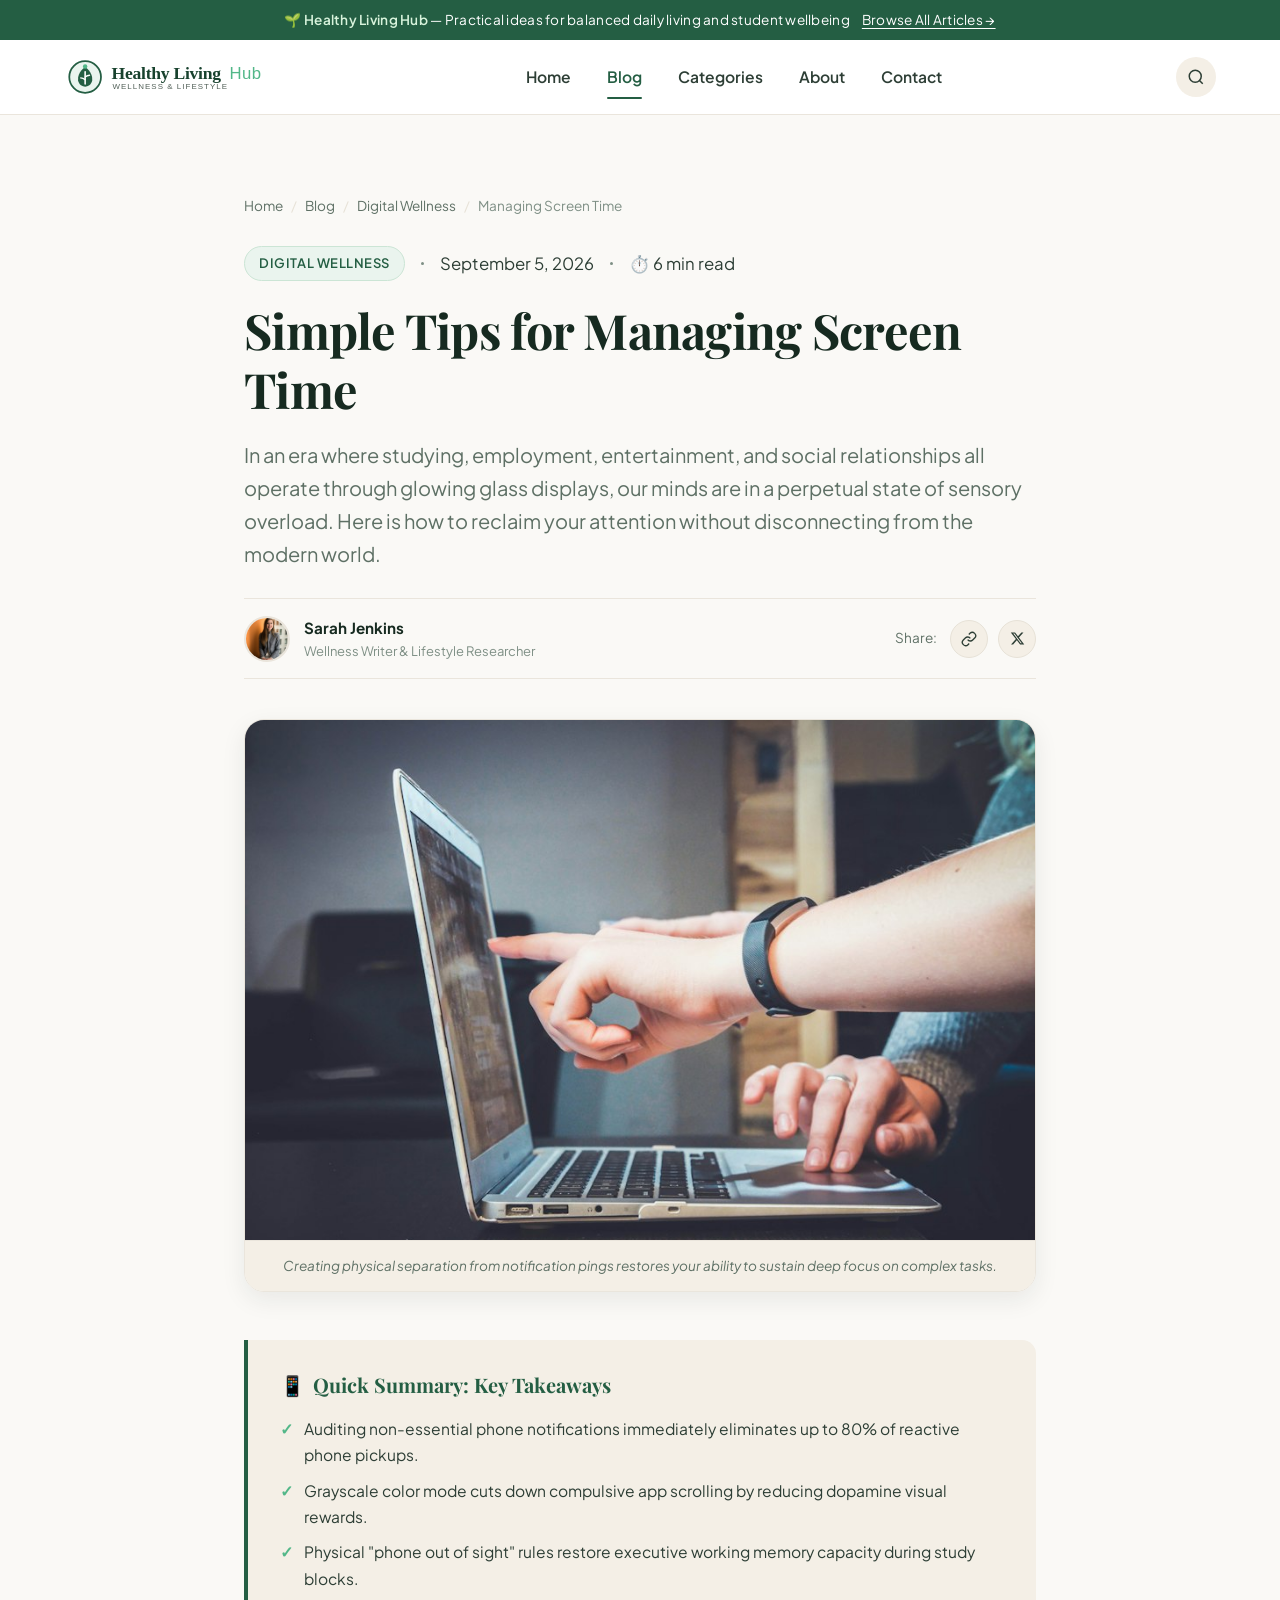
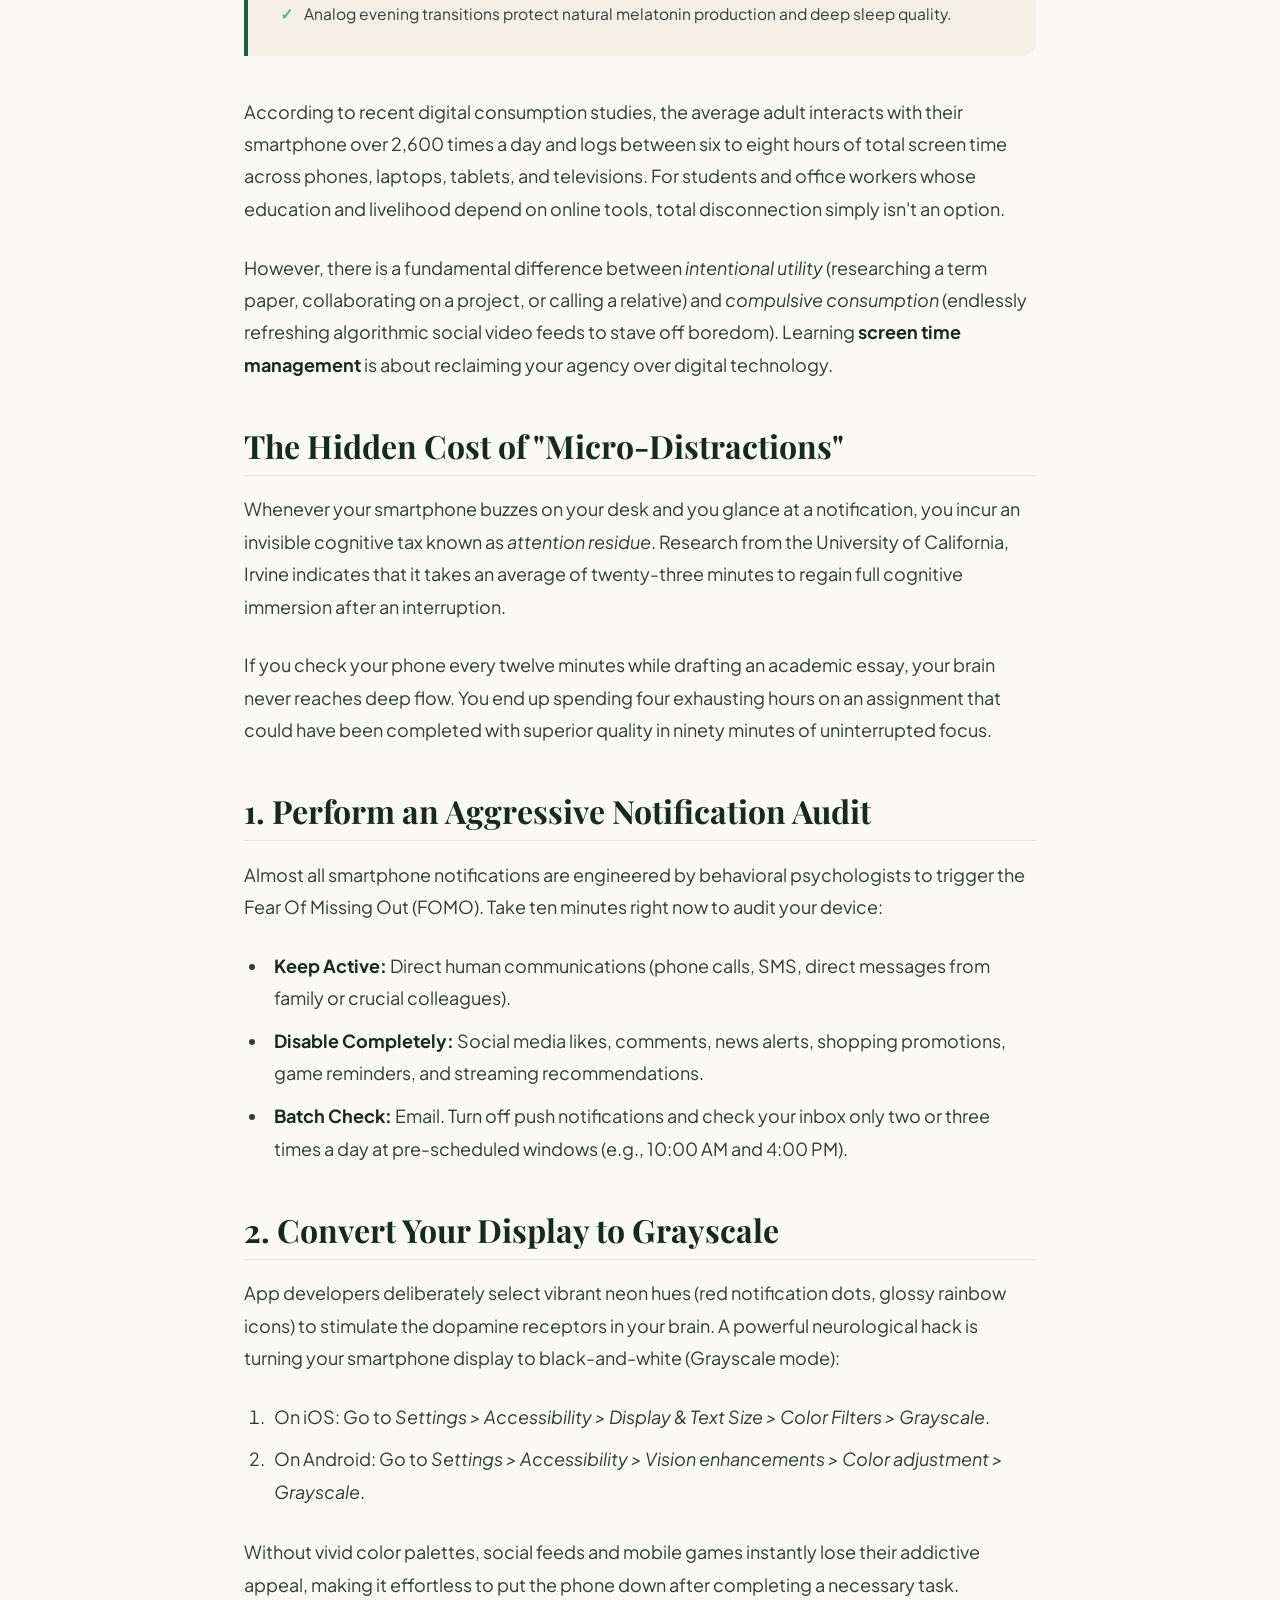
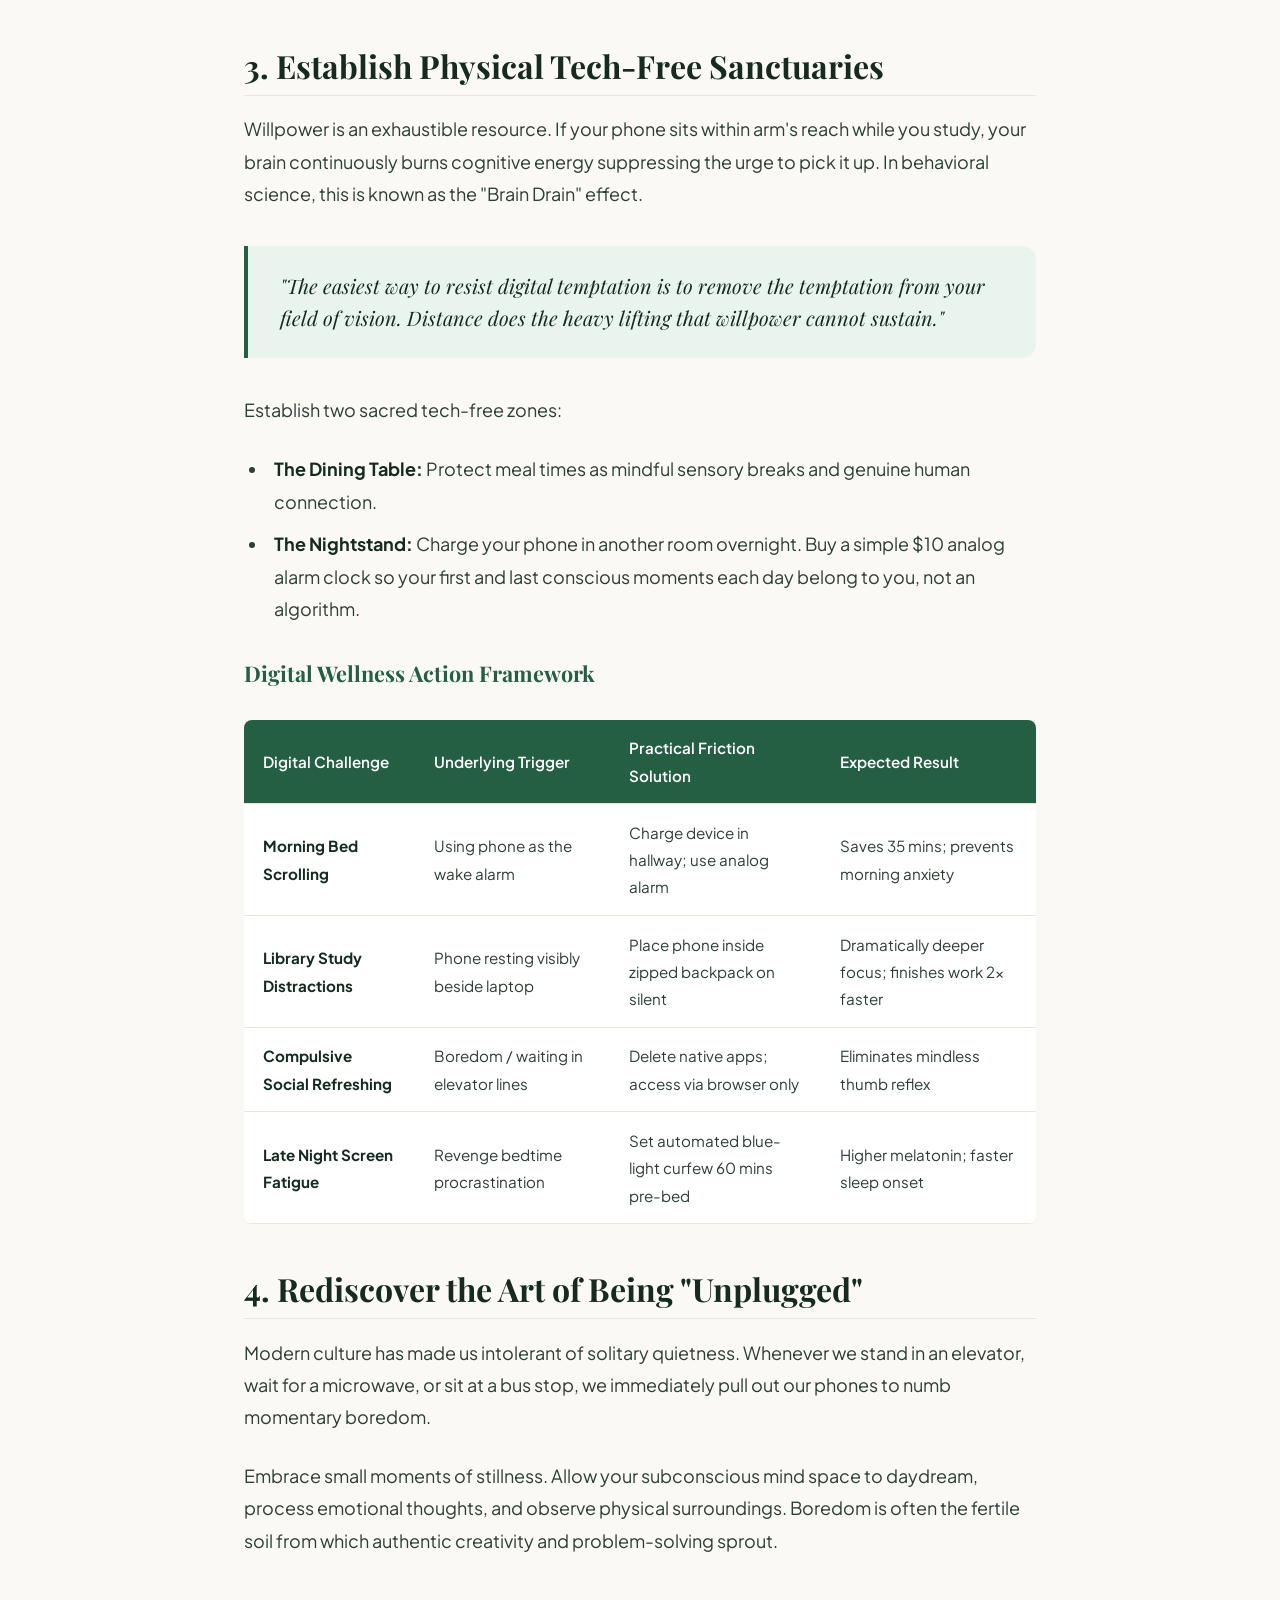
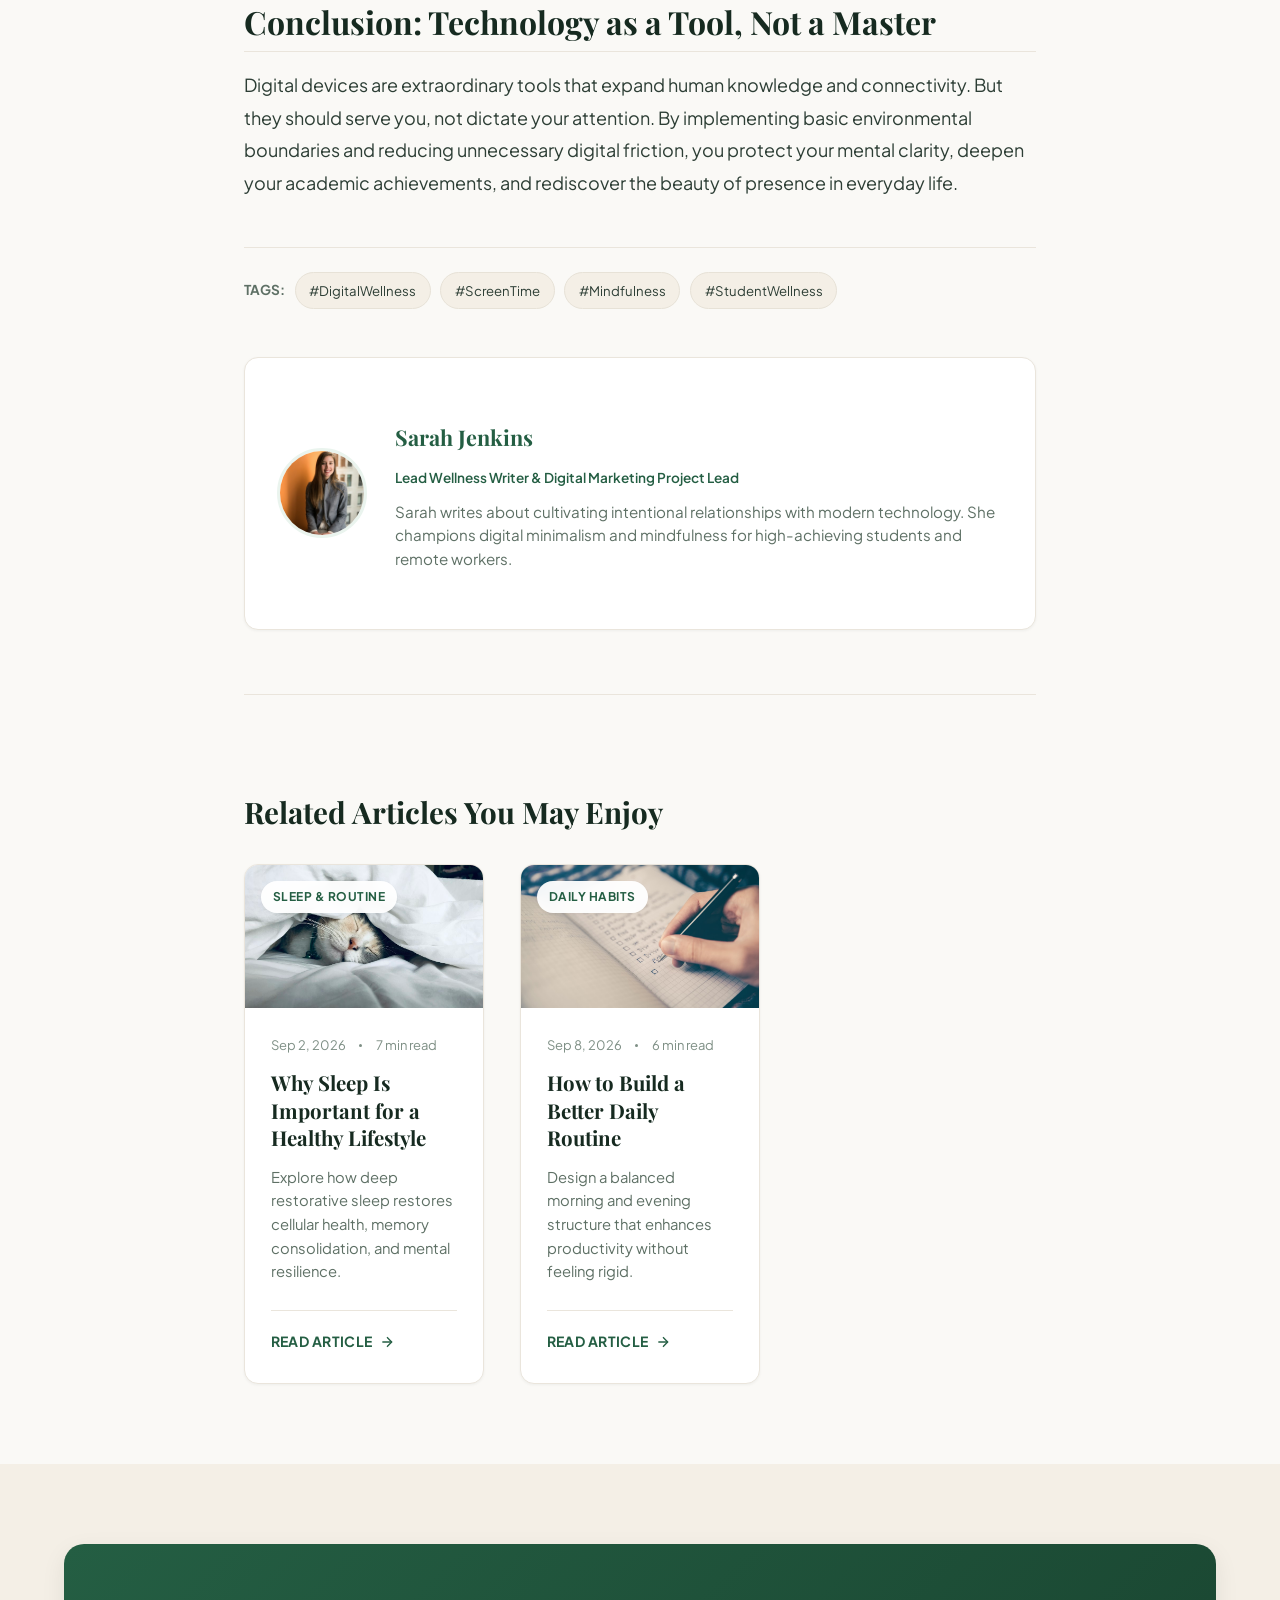
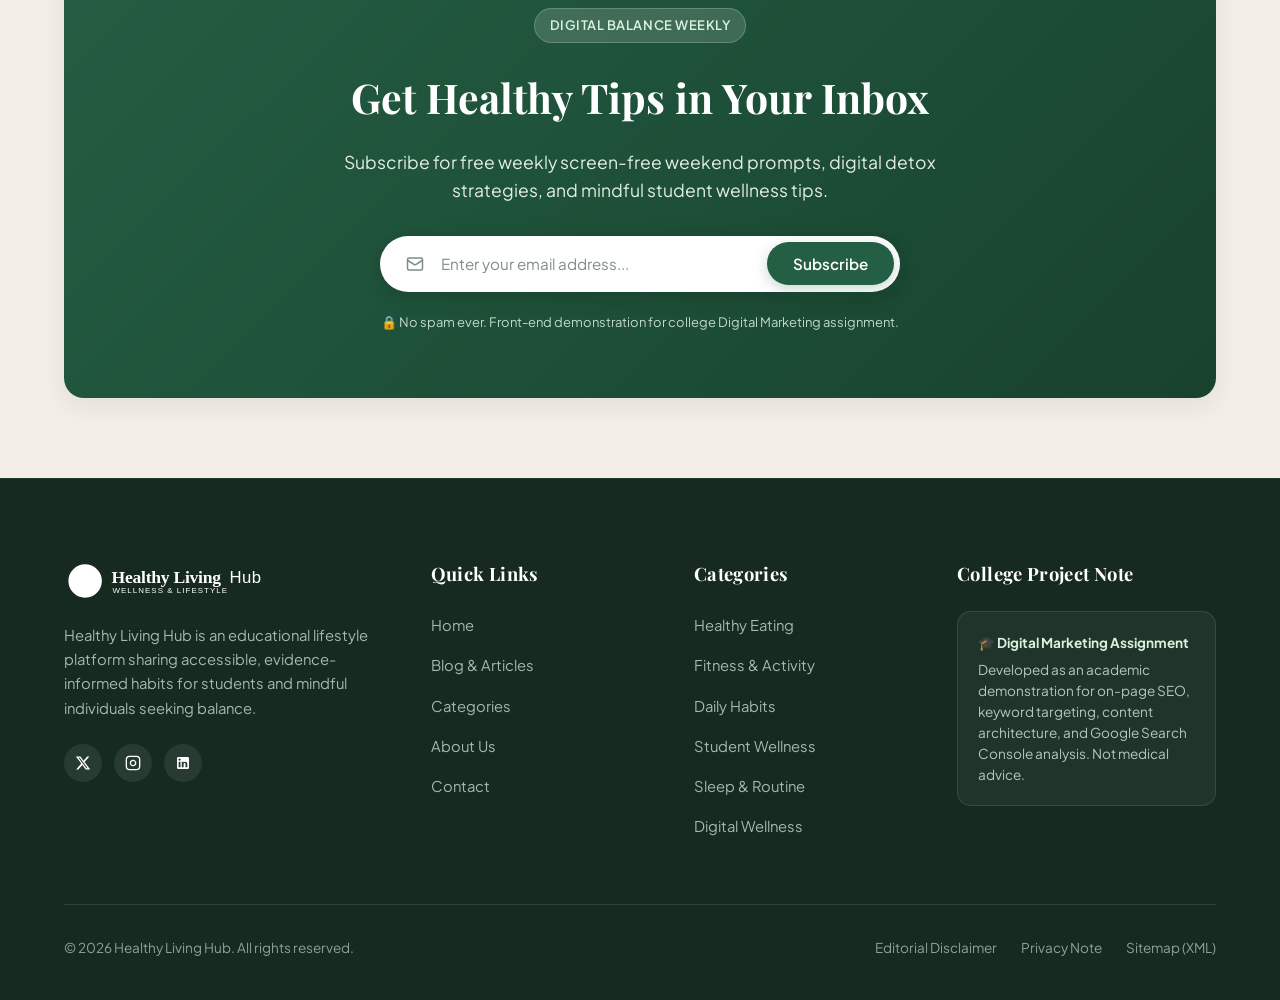
<file: articles/simple-tips-for-managing-screen-time.html>
<!DOCTYPE html>
<html lang="en">
<head>
  <meta charset="UTF-8">
  <meta name="viewport" content="width=device-width, initial-scale=1.0">
  <title>Simple Tips for Managing Screen Time | Healthy Living Hub</title>
  <meta name="description" content="Discover simple tips for managing screen time to protect mental focus, reduce digital eye strain, and build intentional relationships with your devices.">
  <meta name="keywords" content="screen time management, digital wellness tips, reduce screen fatigue, healthy digital habits, student screen balance, digital eye strain, phone addiction tips">
  <link rel="canonical" href="https://healthylivinghub.local/articles/simple-tips-for-managing-screen-time.html">

  <!-- Open Graph / Social SEO -->
  <meta property="og:type" content="article">
  <meta property="og:title" content="Simple Tips for Managing Screen Time: A Practical Digital Detox Guide">
  <meta property="og:description" content="Reclaim your attention and restore cognitive peace. Practical strategies to trim screen hours without giving up modern technology.">
  <meta property="og:image" content="../images/article-5-screen-time.jpg">
  <meta property="og:url" content="https://healthylivinghub.local/articles/simple-tips-for-managing-screen-time.html">
  <meta name="twitter:card" content="summary_large_image">

  <!-- Favicon -->
  <link rel="icon" type="image/svg+xml" href="../images/favicon.svg">

  <!-- Google Fonts -->
  <link rel="preconnect" href="https://fonts.googleapis.com">
  <link rel="preconnect" href="https://fonts.gstatic.com" crossorigin>
  <link href="https://fonts.googleapis.com/css2?family=Playfair+Display:ital,wght@0,600;0,700;1,400&family=Plus+Jakarta+Sans:wght@400;500;600;700&display=swap" rel="stylesheet">

  <!-- Stylesheet -->
  <link rel="stylesheet" href="../css/style.css">

  <!-- Structured Data (JSON-LD) for Search Console -->
  <script type="application/ld+json">
  {
    "@context": "https://schema.org",
    "@type": "BlogPosting",
    "headline": "Simple Tips for Managing Screen Time",
    "image": "https://healthylivinghub.local/images/article-5-screen-time.jpg",
    "author": {
      "@type": "Person",
      "name": "Sarah Jenkins"
    },
    "publisher": {
      "@type": "Organization",
      "name": "Healthy Living Hub",
      "logo": {
        "@type": "ImageObject",
        "url": "https://healthylivinghub.local/images/logo.svg"
      }
    },
    "datePublished": "2026-09-05",
    "dateModified": "2026-09-17",
    "description": "Discover simple tips for managing screen time to protect mental focus, reduce digital eye strain, and build intentional relationships with your devices."
  }
  </script>
</head>
<body>

  <!-- Reading Progress Bar -->
  <div class="reading-progress-bar" aria-hidden="true"></div>

  <!-- Announcement Bar -->
  <aside class="top-bar" aria-label="Announcement">
    <div class="container top-bar-inner">
      <span>🌱 <strong>Healthy Living Hub</strong> &mdash; Practical ideas for balanced daily living and student wellbeing</span>
      <a href="../blog.html">Browse All Articles &rarr;</a>
    </div>
  </aside>

  <!-- Site Header -->
  <header class="site-header">
    <div class="container header-container">
      <a href="../index.html" class="brand-logo" aria-label="Healthy Living Hub Home">
        <img src="../images/logo.svg" alt="Healthy Living Hub Brand Logo" width="220" height="42">
      </a>

      <nav class="nav-desktop" aria-label="Main Navigation">
        <a href="../index.html" class="nav-link">Home</a>
        <a href="../blog.html" class="nav-link active">Blog</a>
        <a href="../categories.html" class="nav-link">Categories</a>
        <a href="../about.html" class="nav-link">About</a>
        <a href="../contact.html" class="nav-link">Contact</a>
      </nav>

      <div class="header-actions">
        <a href="../blog.html" class="search-toggle-btn" aria-label="Search articles">
          <svg width="18" height="18" viewBox="0 0 24 24" fill="none" stroke="currentColor" stroke-width="2"><circle cx="11" cy="11" r="8"></circle><line x1="21" y1="21" x2="16.65" y2="16.65"></line></svg>
        </a>
        <button class="menu-toggle-btn" aria-label="Toggle navigation menu" aria-expanded="false">
          <svg width="22" height="22" viewBox="0 0 24 24" fill="none" stroke="currentColor" stroke-width="2"><line x1="3" y1="12" x2="21" y2="12"></line><line x1="3" y1="6" x2="21" y2="6"></line><line x1="3" y1="18" x2="21" y2="18"></line></svg>
        </button>
      </div>
    </div>
  </header>

  <!-- Mobile Drawer -->
  <div class="mobile-nav-backdrop" aria-hidden="true"></div>
  <div class="mobile-nav-drawer" aria-label="Mobile Navigation">
    <div>
      <div class="mobile-nav-header">
        <span class="badge">Navigation</span>
        <button class="mobile-nav-close" aria-label="Close menu">&times;</button>
      </div>
      <ul class="mobile-nav-list">
        <li><a href="../index.html" class="nav-link">Home</a></li>
        <li><a href="../blog.html" class="nav-link active">Blog</a></li>
        <li><a href="../categories.html" class="nav-link">Categories</a></li>
        <li><a href="../about.html" class="nav-link">About</a></li>
        <li><a href="../contact.html" class="nav-link">Contact</a></li>
      </ul>
    </div>
    <div class="mobile-nav-footer">
      <p class="newsletter-notice">Practical wellness tips for everyday vitality.</p>
    </div>
  </div>

  <!-- Main Content Area -->
  <main id="main-content" class="section">
    <div class="container-narrow">

      <!-- Breadcrumbs -->
      <nav class="breadcrumbs" aria-label="Breadcrumb">
        <a href="../index.html">Home</a>
        <span class="breadcrumbs-sep">/</span>
        <a href="../blog.html">Blog</a>
        <span class="breadcrumbs-sep">/</span>
        <a href="../categories.html?category=Digital+Wellness">Digital Wellness</a>
        <span class="breadcrumbs-sep">/</span>
        <span aria-current="page">Managing Screen Time</span>
      </nav>

      <!-- Article Header -->
      <header class="article-header">
        <div class="article-header-meta">
          <span class="badge">Digital Wellness</span>
          <span class="article-card-meta-dot"></span>
          <time datetime="2026-09-05">September 5, 2026</time>
          <span class="article-card-meta-dot"></span>
          <span>⏱️ 6 min read</span>
        </div>

        <h1 class="article-main-title">Simple Tips for Managing Screen Time</h1>

        <p class="article-lead">
          In an era where studying, employment, entertainment, and social relationships all operate through glowing glass displays, our minds are in a perpetual state of sensory overload. Here is how to reclaim your attention without disconnecting from the modern world.
        </p>

        <!-- Author Bar -->
        <div class="article-author-bar">
          <div class="author-pill">
            <img src="../images/author-sarah.jpg" alt="Sarah Jenkins portrait" class="author-pill-avatar" width="46" height="46">
            <div>
              <div class="author-pill-name">Sarah Jenkins</div>
              <div class="author-pill-role">Wellness Writer &amp; Lifestyle Researcher</div>
            </div>
          </div>
          <div class="article-share-actions">
            <span style="font-size: 0.85rem; color: var(--color-text-muted); margin-right: 0.25rem;">Share:</span>
            <button class="share-btn copy-link-btn" title="Copy article link" aria-label="Copy article link">
              <svg width="16" height="16" viewBox="0 0 24 24" fill="none" stroke="currentColor" stroke-width="2"><path d="M10 13a5 5 0 0 0 7.54.54l3-3a5 5 0 0 0-7.07-7.07l-1.72 1.71"></path><path d="M14 11a5 5 0 0 0-7.54-.54l-3 3a5 5 0 0 0 7.07 7.07l1.71-1.71"></path></svg>
            </button>
            <a href="https://twitter.com/intent/tweet?text=Simple+Tips+for+Managing+Screen+Time" target="_blank" rel="noopener noreferrer" class="share-btn" aria-label="Share on X">
              <svg width="15" height="15" viewBox="0 0 24 24" fill="currentColor"><path d="M18.244 2.25h3.308l-7.227 8.26 8.502 11.24H16.17l-5.214-6.817L4.99 21.75H1.68l7.73-8.835L1.254 2.25H8.08l4.713 6.231zm-1.161 17.52h1.833L7.084 4.126H5.117z"/></svg>
            </a>
          </div>
        </div>
      </header>

      <!-- Featured Image -->
      <figure class="featured-media-box">
        <img src="../images/article-5-screen-time.jpg" alt="A modern smartphone resting beside a closed notebook, reflecting thoughtful digital balance" width="840" height="480">
        <figcaption class="featured-media-caption">
          Creating physical separation from notification pings restores your ability to sustain deep focus on complex tasks.
        </figcaption>
      </figure>

      <!-- Key Takeaways Box -->
      <aside class="takeaways-box" aria-labelledby="takeaways-title">
        <div id="takeaways-title" class="takeaways-title">
          <span>📱</span> Quick Summary: Key Takeaways
        </div>
        <ul class="takeaways-list">
          <li>Auditing non-essential phone notifications immediately eliminates up to 80% of reactive phone pickups.</li>
          <li>Grayscale color mode cuts down compulsive app scrolling by reducing dopamine visual rewards.</li>
          <li>Physical "phone out of sight" rules restore executive working memory capacity during study blocks.</li>
          <li>Analog evening transitions protect natural melatonin production and deep sleep quality.</li>
        </ul>
      </aside>

      <!-- Article Body -->
      <article class="article-body">
        <p>
          According to recent digital consumption studies, the average adult interacts with their smartphone over 2,600 times a day and logs between six to eight hours of total screen time across phones, laptops, tablets, and televisions. For students and office workers whose education and livelihood depend on online tools, total disconnection simply isn't an option.
        </p>

        <p>
          However, there is a fundamental difference between <em>intentional utility</em> (researching a term paper, collaborating on a project, or calling a relative) and <em>compulsive consumption</em> (endlessly refreshing algorithmic social video feeds to stave off boredom). Learning <strong>screen time management</strong> is about reclaiming your agency over digital technology.
        </p>

        <h2>The Hidden Cost of "Micro-Distractions"</h2>
        <p>
          Whenever your smartphone buzzes on your desk and you glance at a notification, you incur an invisible cognitive tax known as <em>attention residue</em>. Research from the University of California, Irvine indicates that it takes an average of twenty-three minutes to regain full cognitive immersion after an interruption.
        </p>
        <p>
          If you check your phone every twelve minutes while drafting an academic essay, your brain never reaches deep flow. You end up spending four exhausting hours on an assignment that could have been completed with superior quality in ninety minutes of uninterrupted focus.
        </p>

        <h2>1. Perform an Aggressive Notification Audit</h2>
        <p>
          Almost all smartphone notifications are engineered by behavioral psychologists to trigger the Fear Of Missing Out (FOMO). Take ten minutes right now to audit your device:
        </p>
        <ul>
          <li><strong>Keep Active:</strong> Direct human communications (phone calls, SMS, direct messages from family or crucial colleagues).</li>
          <li><strong>Disable Completely:</strong> Social media likes, comments, news alerts, shopping promotions, game reminders, and streaming recommendations.</li>
          <li><strong>Batch Check:</strong> Email. Turn off push notifications and check your inbox only two or three times a day at pre-scheduled windows (e.g., 10:00 AM and 4:00 PM).</li>
        </ul>

        <h2>2. Convert Your Display to Grayscale</h2>
        <p>
          App developers deliberately select vibrant neon hues (red notification dots, glossy rainbow icons) to stimulate the dopamine receptors in your brain. A powerful neurological hack is turning your smartphone display to black-and-white (Grayscale mode):
        </p>
        <ol>
          <li>On iOS: Go to <em>Settings &gt; Accessibility &gt; Display &amp; Text Size &gt; Color Filters &gt; Grayscale</em>.</li>
          <li>On Android: Go to <em>Settings &gt; Accessibility &gt; Vision enhancements &gt; Color adjustment &gt; Grayscale</em>.</li>
        </ol>
        <p>
          Without vivid color palettes, social feeds and mobile games instantly lose their addictive appeal, making it effortless to put the phone down after completing a necessary task.
        </p>

        <h2>3. Establish Physical Tech-Free Sanctuaries</h2>
        <p>
          Willpower is an exhaustible resource. If your phone sits within arm's reach while you study, your brain continuously burns cognitive energy suppressing the urge to pick it up. In behavioral science, this is known as the "Brain Drain" effect.
        </p>

        <blockquote>
          "The easiest way to resist digital temptation is to remove the temptation from your field of vision. Distance does the heavy lifting that willpower cannot sustain."
        </blockquote>

        <p>
          Establish two sacred tech-free zones:
        </p>
        <ul>
          <li><strong>The Dining Table:</strong> Protect meal times as mindful sensory breaks and genuine human connection.</li>
          <li><strong>The Nightstand:</strong> Charge your phone in another room overnight. Buy a simple $10 analog alarm clock so your first and last conscious moments each day belong to you, not an algorithm.</li>
        </ul>

        <!-- Digital Boundaries Strategy Table -->
        <h3>Digital Wellness Action Framework</h3>
        <div class="table-responsive">
          <table class="article-table">
            <thead>
              <tr>
                <th>Digital Challenge</th>
                <th>Underlying Trigger</th>
                <th>Practical Friction Solution</th>
                <th>Expected Result</th>
              </tr>
            </thead>
            <tbody>
              <tr>
                <td><strong>Morning Bed Scrolling</strong></td>
                <td>Using phone as the wake alarm</td>
                <td>Charge device in hallway; use analog alarm</td>
                <td>Saves 35 mins; prevents morning anxiety</td>
              </tr>
              <tr>
                <td><strong>Library Study Distractions</strong></td>
                <td>Phone resting visibly beside laptop</td>
                <td>Place phone inside zipped backpack on silent</td>
                <td>Dramatically deeper focus; finishes work 2x faster</td>
              </tr>
              <tr>
                <td><strong>Compulsive Social Refreshing</strong></td>
                <td>Boredom / waiting in elevator lines</td>
                <td>Delete native apps; access via browser only</td>
                <td>Eliminates mindless thumb reflex</td>
              </tr>
              <tr>
                <td><strong>Late Night Screen Fatigue</strong></td>
                <td>Revenge bedtime procrastination</td>
                <td>Set automated blue-light curfew 60 mins pre-bed</td>
                <td>Higher melatonin; faster sleep onset</td>
              </tr>
            </tbody>
          </table>
        </div>

        <h2>4. Rediscover the Art of Being "Unplugged"</h2>
        <p>
          Modern culture has made us intolerant of solitary quietness. Whenever we stand in an elevator, wait for a microwave, or sit at a bus stop, we immediately pull out our phones to numb momentary boredom.
        </p>
        <p>
          Embrace small moments of stillness. Allow your subconscious mind space to daydream, process emotional thoughts, and observe physical surroundings. Boredom is often the fertile soil from which authentic creativity and problem-solving sprout.
        </p>

        <h2>Conclusion: Technology as a Tool, Not a Master</h2>
        <p>
          Digital devices are extraordinary tools that expand human knowledge and connectivity. But they should serve you, not dictate your attention. By implementing basic environmental boundaries and reducing unnecessary digital friction, you protect your mental clarity, deepen your academic achievements, and rediscover the beauty of presence in everyday life.
        </p>

        <!-- Topic Tags -->
        <div class="article-tags-wrap">
          <span class="tags-label">Tags:</span>
          <a href="../blog.html?search=digital+wellness" class="tag-pill">#DigitalWellness</a>
          <a href="../blog.html?search=screen+time" class="tag-pill">#ScreenTime</a>
          <a href="../blog.html?search=mindfulness" class="tag-pill">#Mindfulness</a>
          <a href="../blog.html?search=student+wellness" class="tag-pill">#StudentWellness</a>
        </div>

        <!-- Author Bio Box -->
        <section class="author-bio-box">
          <img src="../images/author-sarah.jpg" alt="Sarah Jenkins" class="author-bio-avatar" width="90" height="90">
          <div>
            <h3 class="author-bio-name">Sarah Jenkins</h3>
            <div class="author-bio-role">Lead Wellness Writer &amp; Digital Marketing Project Lead</div>
            <p class="author-bio-text">
              Sarah writes about cultivating intentional relationships with modern technology. She champions digital minimalism and mindfulness for high-achieving students and remote workers.
            </p>
          </div>
        </section>

        <!-- Related Articles -->
        <section class="related-articles-section">
          <div class="related-header">
            <h3>Related Articles You May Enjoy</h3>
          </div>
          <div class="articles-grid">
            <article class="article-card">
              <a href="why-sleep-is-important-for-a-healthy-lifestyle.html" class="article-card-thumb-link">
                <img src="../images/article-6-sleep-wellness.jpg" alt="Serene bedroom with warm lighting" class="article-card-thumb" loading="lazy">
                <span class="card-category-badge">Sleep &amp; Routine</span>
              </a>
              <div class="article-card-body">
                <div class="article-card-meta">
                  <time datetime="2026-09-02">Sep 2, 2026</time>
                  <span class="article-card-meta-dot"></span>
                  <span>7 min read</span>
                </div>
                <h4 class="article-card-title">
                  <a href="why-sleep-is-important-for-a-healthy-lifestyle.html">Why Sleep Is Important for a Healthy Lifestyle</a>
                </h4>
                <p class="article-card-excerpt">
                  Explore how deep restorative sleep restores cellular health, memory consolidation, and mental resilience.
                </p>
                <div class="article-card-footer">
                  <a href="why-sleep-is-important-for-a-healthy-lifestyle.html" class="read-more-link">
                    Read Article 
                    <svg width="16" height="16" viewBox="0 0 24 24" fill="none" stroke="currentColor" stroke-width="2"><line x1="5" y1="12" x2="19" y2="12"></line><polyline points="12 5 19 12 12 19"></polyline></svg>
                  </a>
                </div>
              </div>
            </article>

            <article class="article-card">
              <a href="how-to-build-a-better-daily-routine.html" class="article-card-thumb-link">
                <img src="../images/article-4-daily-routine.jpg" alt="Desk planner and morning tea" class="article-card-thumb" loading="lazy">
                <span class="card-category-badge">Daily Habits</span>
              </a>
              <div class="article-card-body">
                <div class="article-card-meta">
                  <time datetime="2026-09-08">Sep 8, 2026</time>
                  <span class="article-card-meta-dot"></span>
                  <span>6 min read</span>
                </div>
                <h4 class="article-card-title">
                  <a href="how-to-build-a-better-daily-routine.html">How to Build a Better Daily Routine</a>
                </h4>
                <p class="article-card-excerpt">
                  Design a balanced morning and evening structure that enhances productivity without feeling rigid.
                </p>
                <div class="article-card-footer">
                  <a href="how-to-build-a-better-daily-routine.html" class="read-more-link">
                    Read Article 
                    <svg width="16" height="16" viewBox="0 0 24 24" fill="none" stroke="currentColor" stroke-width="2"><line x1="5" y1="12" x2="19" y2="12"></line><polyline points="12 5 19 12 12 19"></polyline></svg>
                  </a>
                </div>
              </div>
            </article>
          </div>
        </section>

      </article>
    </div>
  </main>

  <!-- Newsletter Section -->
  <section class="section section-bg-beige">
    <div class="container">
      <div class="newsletter-section">
        <div class="newsletter-inner">
          <span class="badge newsletter-badge">Digital Balance Weekly</span>
          <h2 class="newsletter-title">Get Healthy Tips in Your Inbox</h2>
          <p class="newsletter-desc">
            Subscribe for free weekly screen-free weekend prompts, digital detox strategies, and mindful student wellness tips.
          </p>
          <form class="newsletter-form" aria-label="Newsletter Subscription Form">
            <div class="newsletter-input-group">
              <svg width="18" height="18" viewBox="0 0 24 24" fill="none" stroke="currentColor" stroke-width="2"><rect x="2" y="4" width="20" height="16" rx="2"></rect><path d="m22 7-8.97 5.7a1.94 1.94 0 0 1-2.06 0L2 7"></path></svg>
              <input type="email" class="newsletter-input" placeholder="Enter your email address..." required aria-label="Email address for newsletter">
            </div>
            <button type="submit" class="btn btn-primary">Subscribe</button>
          </form>
          <p class="newsletter-notice">🔒 No spam ever. Front-end demonstration for college Digital Marketing assignment.</p>
        </div>
      </div>
    </div>
  </section>

  <!-- Site Footer -->
  <footer class="site-footer">
    <div class="container">
      <div class="footer-top-grid">
        <div>
          <a href="../index.html" class="brand-logo" aria-label="Healthy Living Hub Home">
            <img src="../images/logo.svg" alt="Healthy Living Hub Logo" width="200" height="38" style="filter: brightness(0) invert(1);">
          </a>
          <p class="footer-brand-desc">
            Healthy Living Hub is an educational lifestyle platform sharing accessible, evidence-informed habits for students and mindful individuals seeking balance.
          </p>
          <div class="footer-social-row">
            <a href="https://twitter.com" class="footer-social-btn" aria-label="Twitter"><svg width="16" height="16" fill="currentColor" viewBox="0 0 24 24"><path d="M18.244 2.25h3.308l-7.227 8.26 8.502 11.24H16.17l-5.214-6.817L4.99 21.75H1.68l7.73-8.835L1.254 2.25H8.08l4.713 6.231zm-1.161 17.52h1.833L7.084 4.126H5.117z"/></svg></a>
            <a href="https://instagram.com" class="footer-social-btn" aria-label="Instagram"><svg width="16" height="16" fill="none" stroke="currentColor" stroke-width="2" viewBox="0 0 24 24"><rect width="20" height="20" x="2" y="2" rx="5" ry="5"></rect><path d="M16 11.37A4 4 0 1 1 12.63 8 4 4 0 0 1 16 11.37z"></path><line x1="17.5" x2="17.51" y1="6.5" y2="6.5"></line></svg></a>
            <a href="https://linkedin.com" class="footer-social-btn" aria-label="LinkedIn"><svg width="16" height="16" fill="currentColor" viewBox="0 0 24 24"><path d="M19 3a2 2 0 0 1 2 2v14a2 2 0 0 1-2 2H5a2 2 0 0 1-2-2V5a2 2 0 0 1 2-2h14m-.5 15.5v-5.3a3.26 3.26 0 0 0-3.26-3.26c-.85 0-1.84.52-2.28 1.3v-1.11h-2.79v8.37h2.79v-4.93c0-.77.62-1.4 1.39-1.4a1.4 1.4 0 0 1 1.4 1.4v4.93h2.75M6.88 8.56a1.68 1.68 0 0 0 1.68-1.68c0-.93-.75-1.69-1.68-1.69a1.69 1.69 0 0 0-1.69 1.69c0 .93.76 1.68 1.69 1.68m1.39 9.94v-8.37H5.5v8.37h2.77z"/></svg></a>
          </div>
        </div>

        <div>
          <h4 class="footer-col-title">Quick Links</h4>
          <ul class="footer-links-list">
            <li><a href="../index.html" class="footer-link">Home</a></li>
            <li><a href="../blog.html" class="footer-link">Blog &amp; Articles</a></li>
            <li><a href="../categories.html" class="footer-link">Categories</a></li>
            <li><a href="../about.html" class="footer-link">About Us</a></li>
            <li><a href="../contact.html" class="footer-link">Contact</a></li>
          </ul>
        </div>

        <div>
          <h4 class="footer-col-title">Categories</h4>
          <ul class="footer-links-list">
            <li><a href="../categories.html?category=Healthy+Eating" class="footer-link">Healthy Eating</a></li>
            <li><a href="../categories.html?category=Fitness+%26+Activity" class="footer-link">Fitness &amp; Activity</a></li>
            <li><a href="../categories.html?category=Daily+Habits" class="footer-link">Daily Habits</a></li>
            <li><a href="../categories.html?category=Student+Wellness" class="footer-link">Student Wellness</a></li>
            <li><a href="../categories.html?category=Sleep+%26+Routine" class="footer-link">Sleep &amp; Routine</a></li>
            <li><a href="../categories.html?category=Digital+Wellness" class="footer-link">Digital Wellness</a></li>
          </ul>
        </div>

        <div>
          <h4 class="footer-col-title">College Project Note</h4>
          <div class="footer-project-box">
            <strong>🎓 Digital Marketing Assignment</strong>
            Developed as an academic demonstration for on-page SEO, keyword targeting, content architecture, and Google Search Console analysis. Not medical advice.
          </div>
        </div>
      </div>

      <div class="footer-bottom-bar">
        <p>&copy; 2026 Healthy Living Hub. All rights reserved.</p>
        <div class="footer-bottom-links">
          <a href="../about.html#disclaimer">Editorial Disclaimer</a>
          <a href="../contact.html">Privacy Note</a>
          <a href="../sitemap.xml">Sitemap (XML)</a>
        </div>
      </div>
    </div>
  </footer>

  <!-- Back to Top Button -->
  <button id="backToTopBtn" class="back-to-top" aria-label="Back to top of page">
    <svg width="20" height="20" viewBox="0 0 24 24" fill="none" stroke="currentColor" stroke-width="2.5"><polyline points="18 15 12 9 6 15"></polyline></svg>
  </button>

  <script src="../js/script.js"></script>
</body>
</html>
</file>
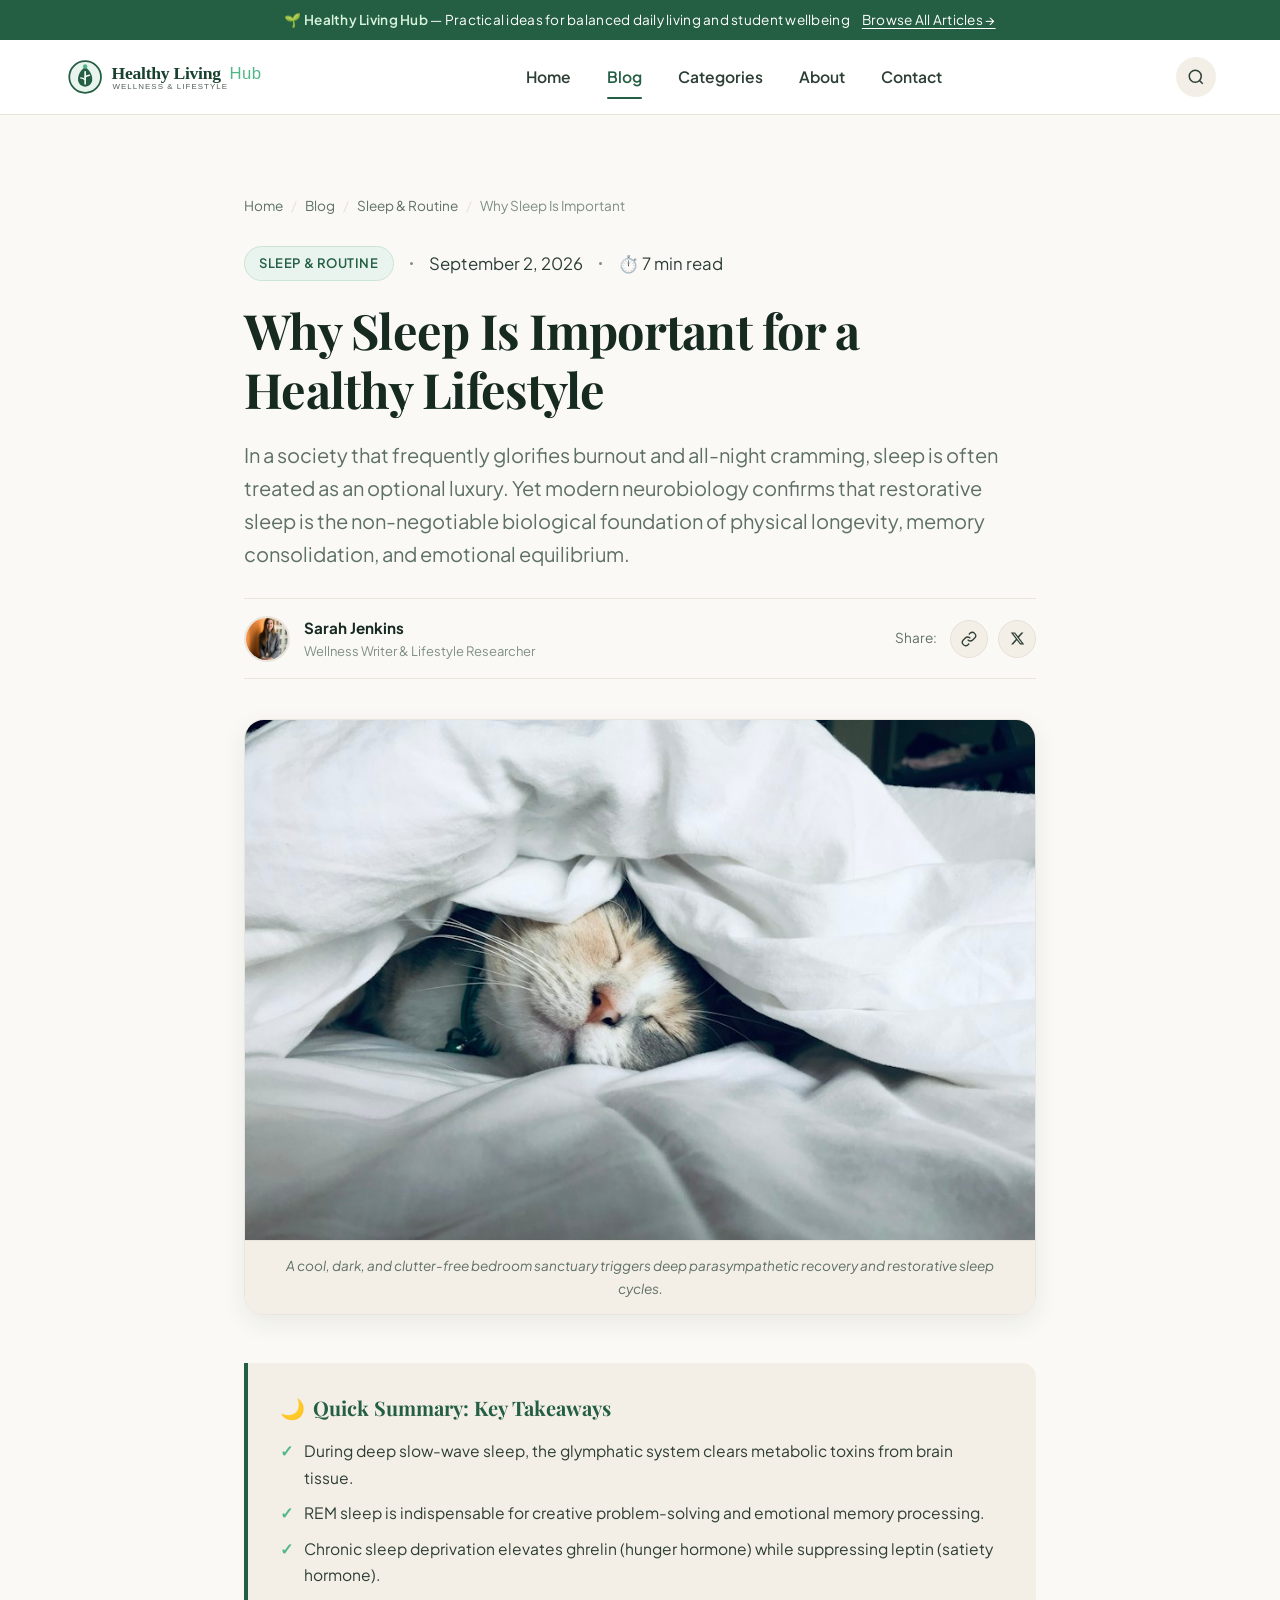
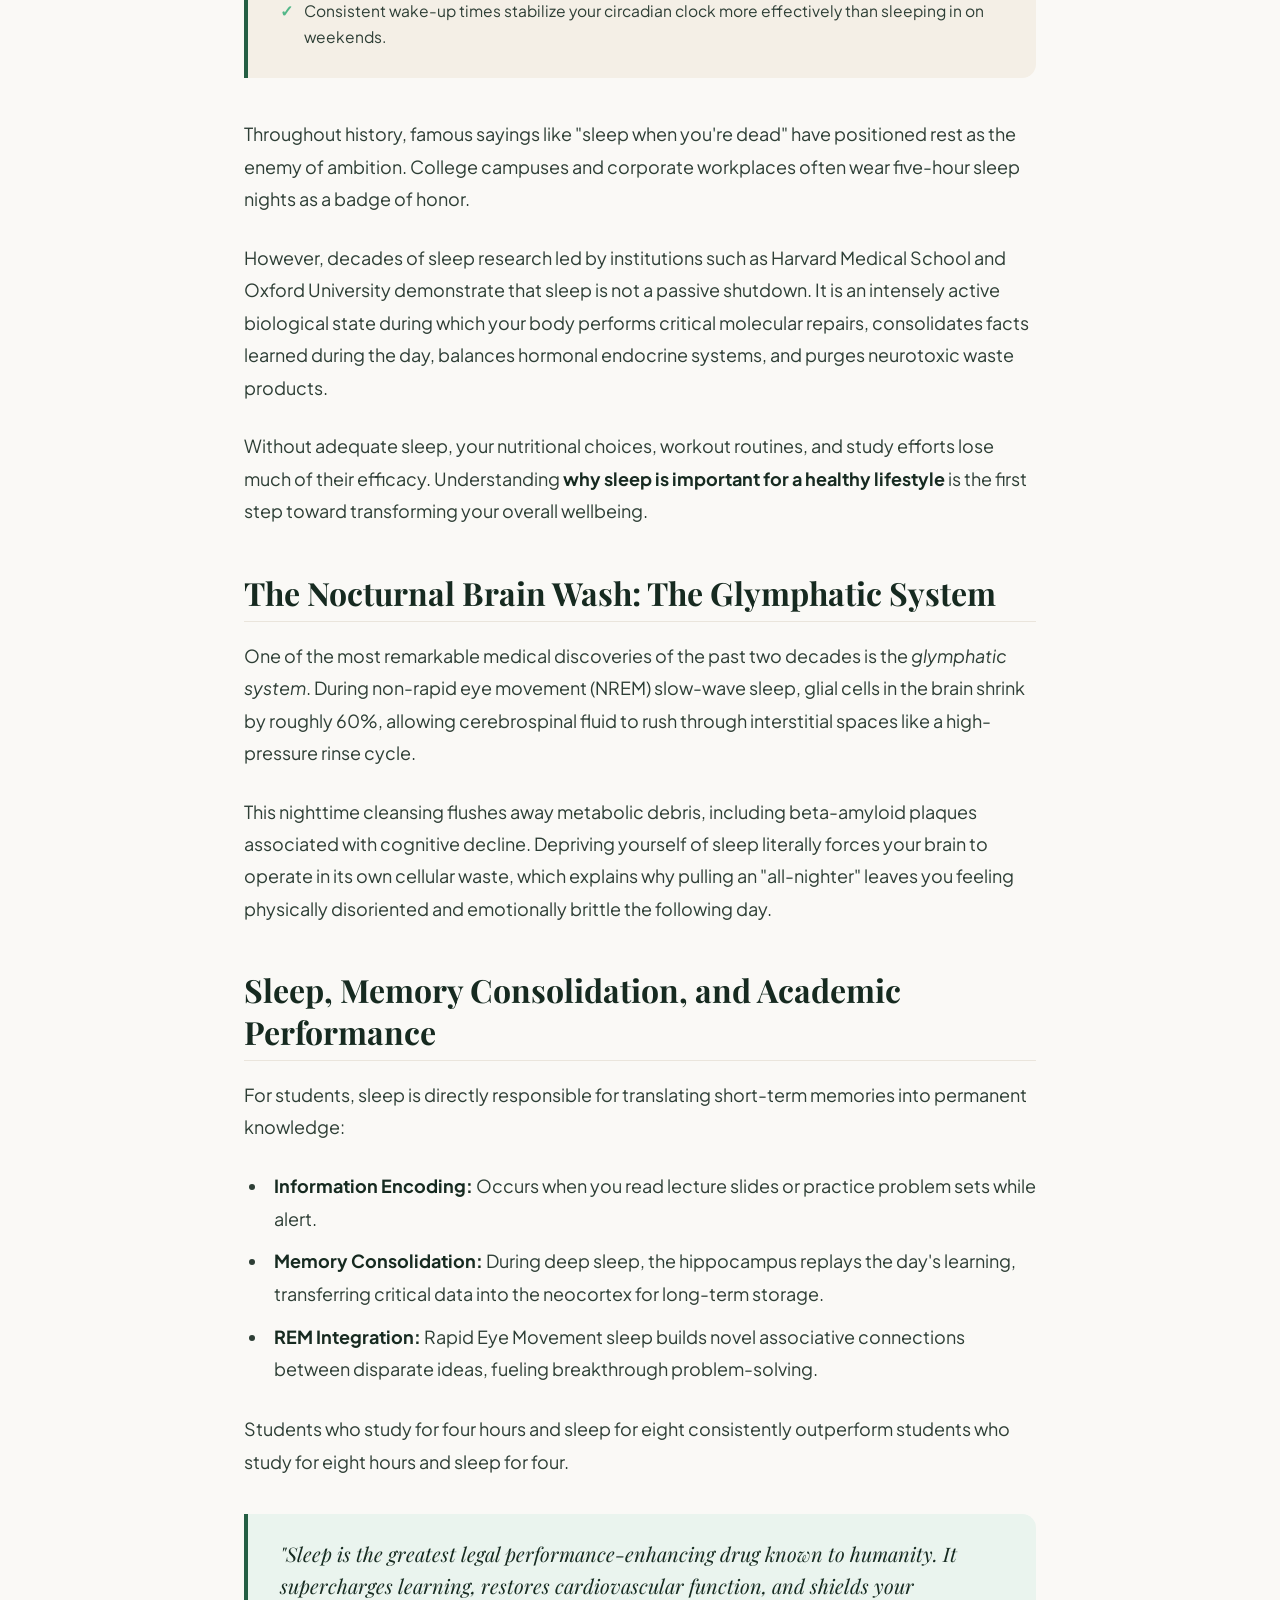
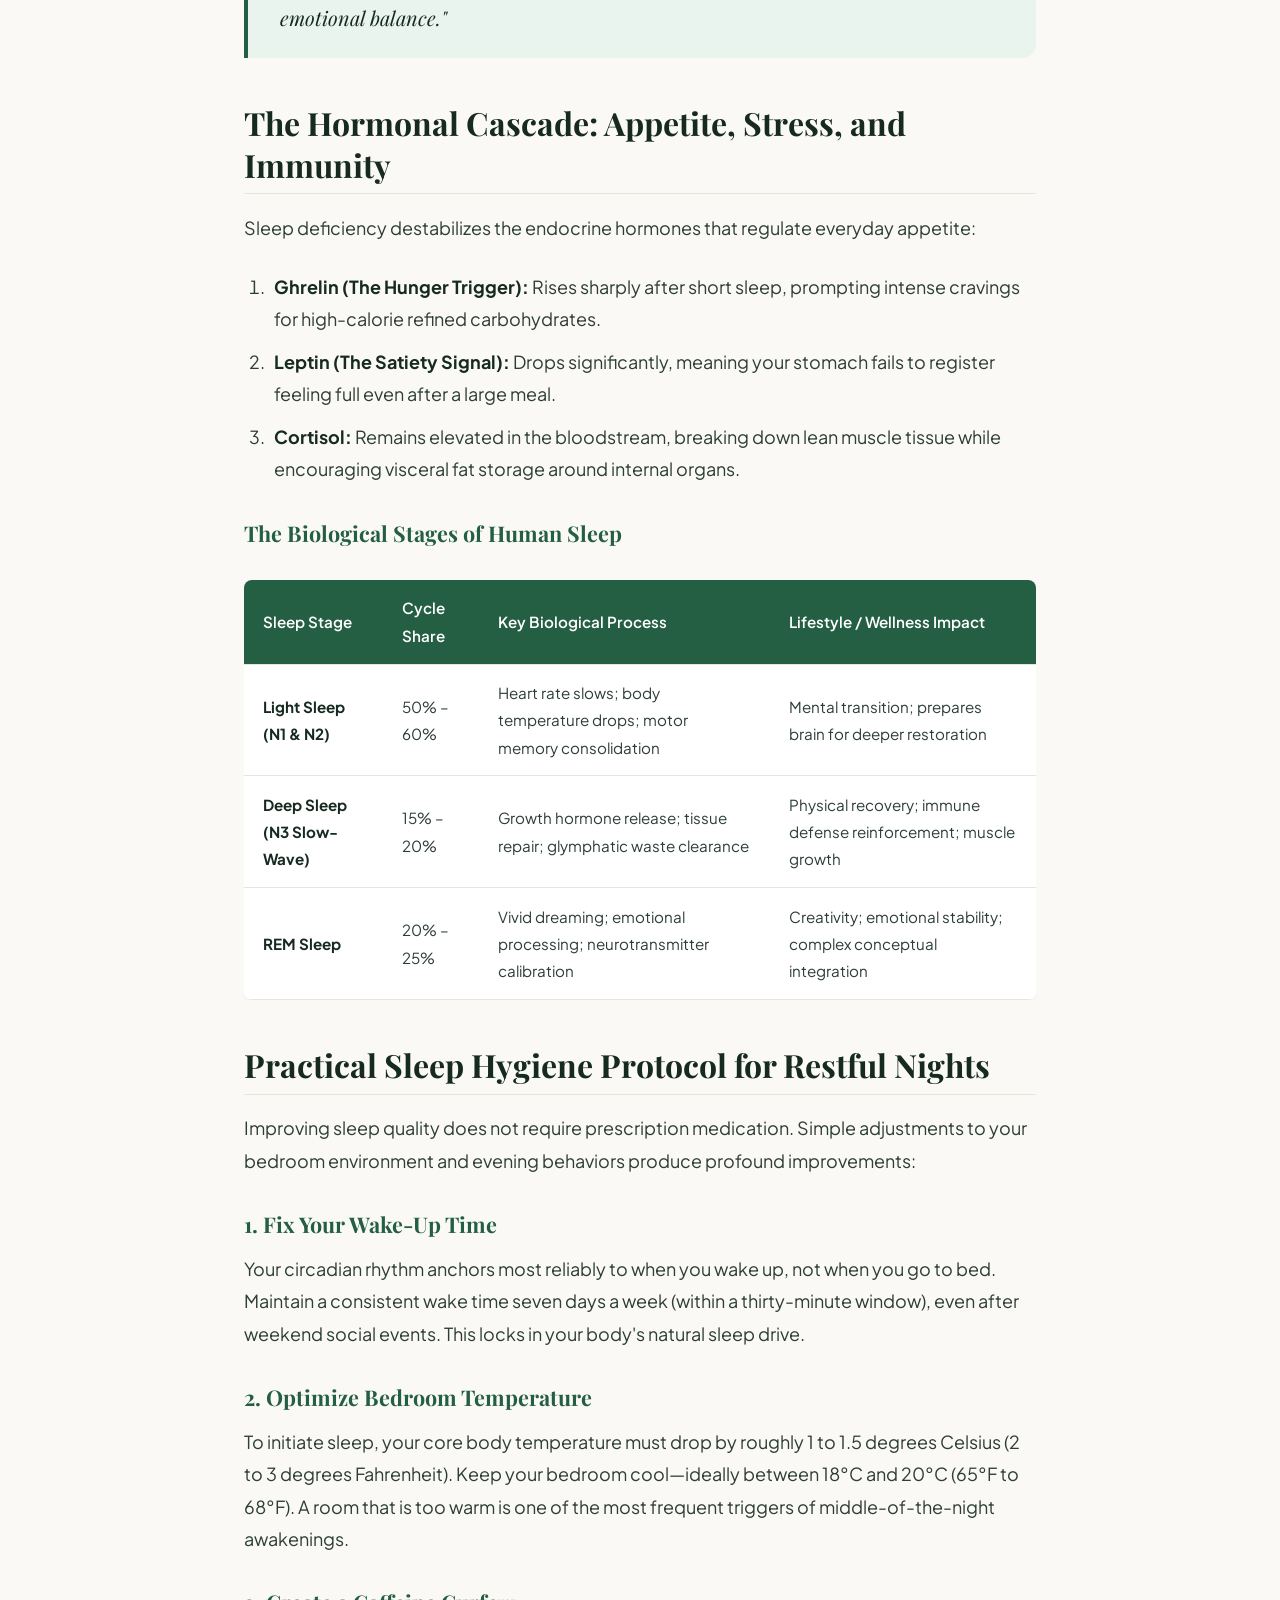
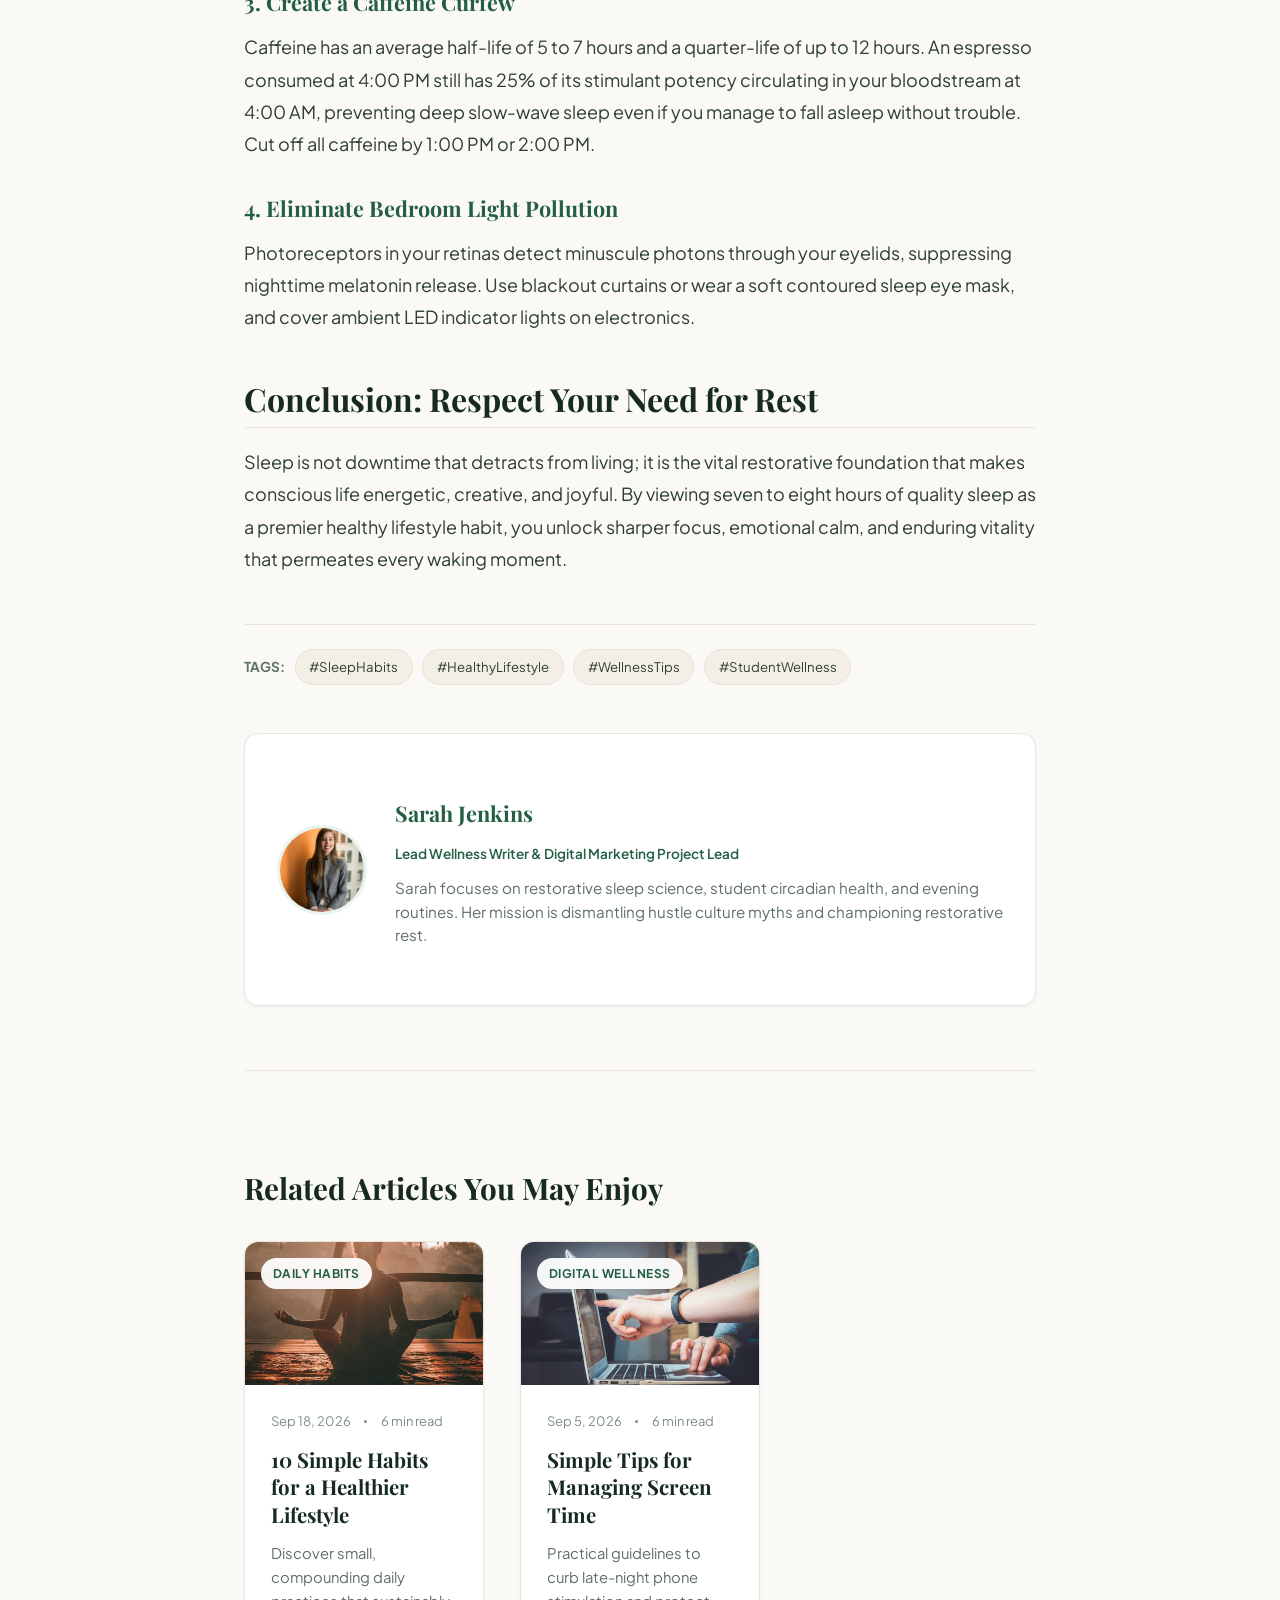
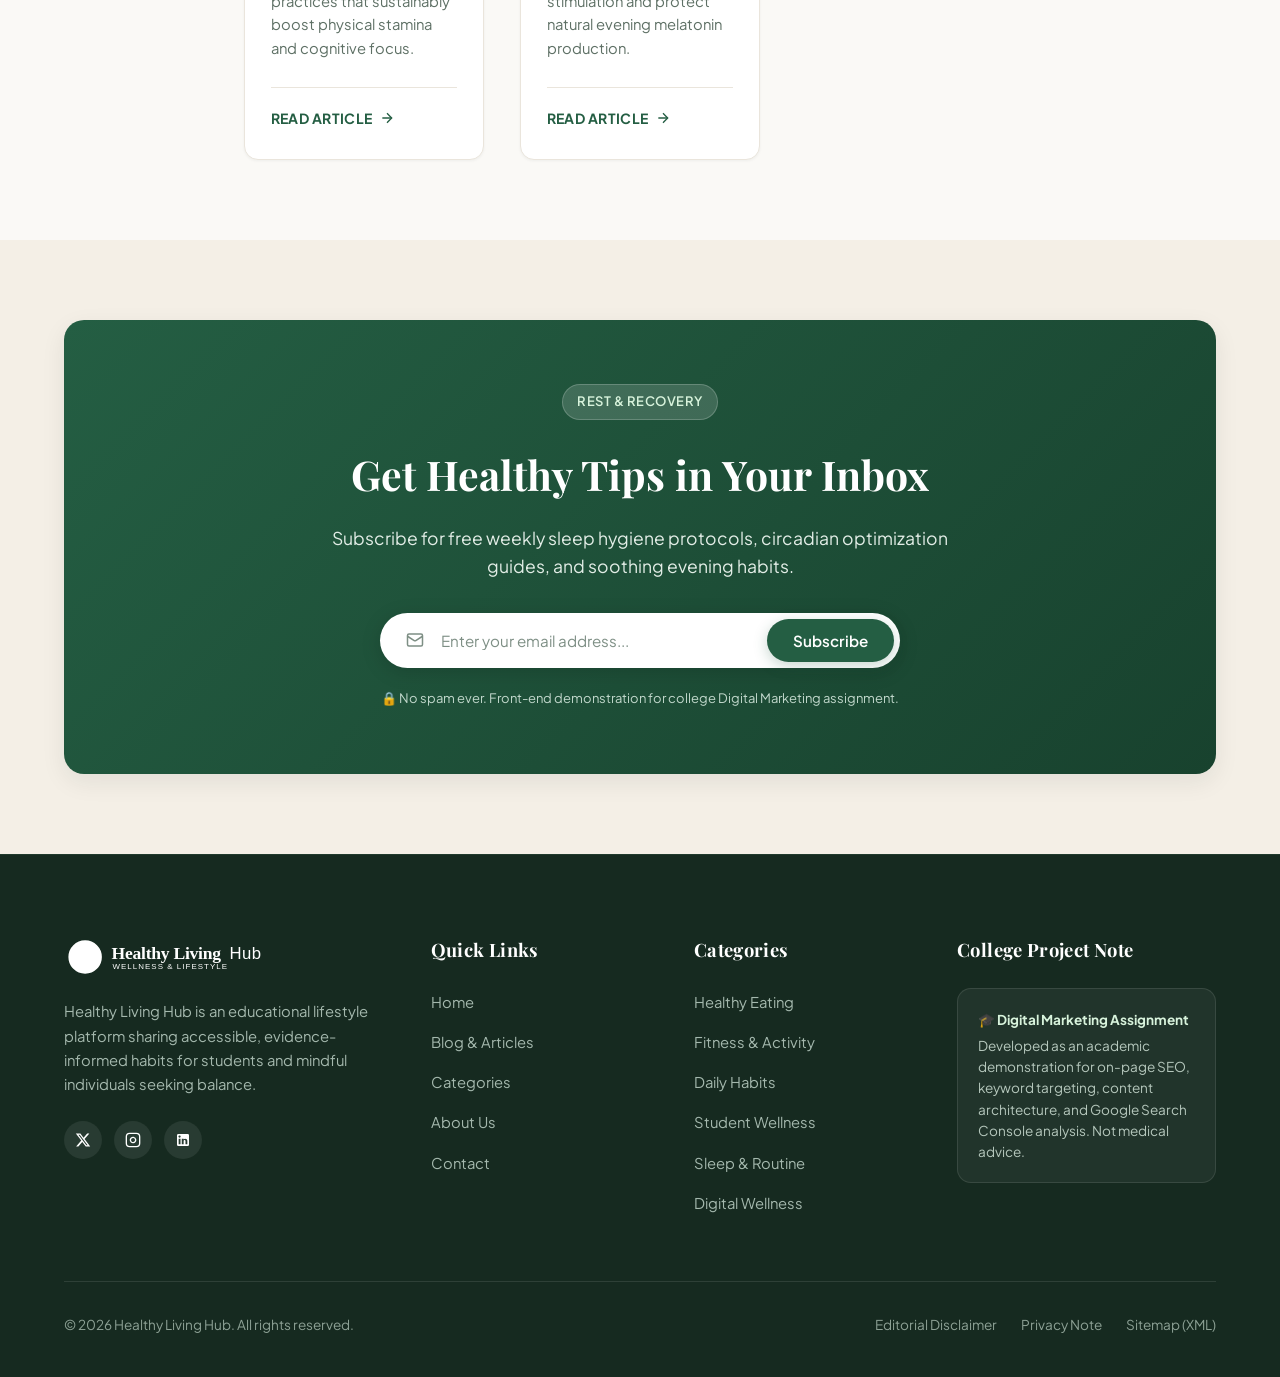
<file: articles/why-sleep-is-important-for-a-healthy-lifestyle.html>
<!DOCTYPE html>
<html lang="en">
<head>
  <meta charset="UTF-8">
  <meta name="viewport" content="width=device-width, initial-scale=1.0">
  <title>Why Sleep Is Important for a Healthy Lifestyle | Healthy Living Hub</title>
  <meta name="description" content="Discover why sleep is important for a healthy lifestyle. Explore the biological mechanics of restorative rest, memory consolidation, and practical sleep hygiene tips.">
  <meta name="keywords" content="sleep habits, why sleep is important, healthy lifestyle, sleep hygiene tips, restorative rest for students, circadian rhythm, quality sleep">
  <link rel="canonical" href="https://healthylivinghub.local/articles/why-sleep-is-important-for-a-healthy-lifestyle.html">

  <!-- Open Graph / Social SEO -->
  <meta property="og:type" content="article">
  <meta property="og:title" content="Why Sleep Is Important for a Healthy Lifestyle">
  <meta property="og:description" content="Sleep is the non-negotiable biologic foundation of physical immunity, emotional balance, and cognitive power. Learn how to transform your sleep hygiene.">
  <meta property="og:image" content="../images/article-6-sleep-wellness.jpg">
  <meta property="og:url" content="https://healthylivinghub.local/articles/why-sleep-is-important-for-a-healthy-lifestyle.html">
  <meta name="twitter:card" content="summary_large_image">

  <!-- Favicon -->
  <link rel="icon" type="image/svg+xml" href="../images/favicon.svg">

  <!-- Google Fonts -->
  <link rel="preconnect" href="https://fonts.googleapis.com">
  <link rel="preconnect" href="https://fonts.gstatic.com" crossorigin>
  <link href="https://fonts.googleapis.com/css2?family=Playfair+Display:ital,wght@0,600;0,700;1,400&family=Plus+Jakarta+Sans:wght@400;500;600;700&display=swap" rel="stylesheet">

  <!-- Stylesheet -->
  <link rel="stylesheet" href="../css/style.css">

  <!-- Structured Data (JSON-LD) for Search Console -->
  <script type="application/ld+json">
  {
    "@context": "https://schema.org",
    "@type": "BlogPosting",
    "headline": "Why Sleep Is Important for a Healthy Lifestyle",
    "image": "https://healthylivinghub.local/images/article-6-sleep-wellness.jpg",
    "author": {
      "@type": "Person",
      "name": "Sarah Jenkins"
    },
    "publisher": {
      "@type": "Organization",
      "name": "Healthy Living Hub",
      "logo": {
        "@type": "ImageObject",
        "url": "https://healthylivinghub.local/images/logo.svg"
      }
    },
    "datePublished": "2026-09-02",
    "dateModified": "2026-09-15",
    "description": "Discover why sleep is important for a healthy lifestyle. Explore the biological mechanics of restorative rest, memory consolidation, and practical sleep hygiene tips."
  }
  </script>
</head>
<body>

  <!-- Reading Progress Bar -->
  <div class="reading-progress-bar" aria-hidden="true"></div>

  <!-- Announcement Bar -->
  <aside class="top-bar" aria-label="Announcement">
    <div class="container top-bar-inner">
      <span>🌱 <strong>Healthy Living Hub</strong> &mdash; Practical ideas for balanced daily living and student wellbeing</span>
      <a href="../blog.html">Browse All Articles &rarr;</a>
    </div>
  </aside>

  <!-- Site Header -->
  <header class="site-header">
    <div class="container header-container">
      <a href="../index.html" class="brand-logo" aria-label="Healthy Living Hub Home">
        <img src="../images/logo.svg" alt="Healthy Living Hub Brand Logo" width="220" height="42">
      </a>

      <nav class="nav-desktop" aria-label="Main Navigation">
        <a href="../index.html" class="nav-link">Home</a>
        <a href="../blog.html" class="nav-link active">Blog</a>
        <a href="../categories.html" class="nav-link">Categories</a>
        <a href="../about.html" class="nav-link">About</a>
        <a href="../contact.html" class="nav-link">Contact</a>
      </nav>

      <div class="header-actions">
        <a href="../blog.html" class="search-toggle-btn" aria-label="Search articles">
          <svg width="18" height="18" viewBox="0 0 24 24" fill="none" stroke="currentColor" stroke-width="2"><circle cx="11" cy="11" r="8"></circle><line x1="21" y1="21" x2="16.65" y2="16.65"></line></svg>
        </a>
        <button class="menu-toggle-btn" aria-label="Toggle navigation menu" aria-expanded="false">
          <svg width="22" height="22" viewBox="0 0 24 24" fill="none" stroke="currentColor" stroke-width="2"><line x1="3" y1="12" x2="21" y2="12"></line><line x1="3" y1="6" x2="21" y2="6"></line><line x1="3" y1="18" x2="21" y2="18"></line></svg>
        </button>
      </div>
    </div>
  </header>

  <!-- Mobile Drawer -->
  <div class="mobile-nav-backdrop" aria-hidden="true"></div>
  <div class="mobile-nav-drawer" aria-label="Mobile Navigation">
    <div>
      <div class="mobile-nav-header">
        <span class="badge">Navigation</span>
        <button class="mobile-nav-close" aria-label="Close menu">&times;</button>
      </div>
      <ul class="mobile-nav-list">
        <li><a href="../index.html" class="nav-link">Home</a></li>
        <li><a href="../blog.html" class="nav-link active">Blog</a></li>
        <li><a href="../categories.html" class="nav-link">Categories</a></li>
        <li><a href="../about.html" class="nav-link">About</a></li>
        <li><a href="../contact.html" class="nav-link">Contact</a></li>
      </ul>
    </div>
    <div class="mobile-nav-footer">
      <p class="newsletter-notice">Practical wellness tips for everyday vitality.</p>
    </div>
  </div>

  <!-- Main Content Area -->
  <main id="main-content" class="section">
    <div class="container-narrow">

      <!-- Breadcrumbs -->
      <nav class="breadcrumbs" aria-label="Breadcrumb">
        <a href="../index.html">Home</a>
        <span class="breadcrumbs-sep">/</span>
        <a href="../blog.html">Blog</a>
        <span class="breadcrumbs-sep">/</span>
        <a href="../categories.html?category=Sleep+%26+Routine">Sleep &amp; Routine</a>
        <span class="breadcrumbs-sep">/</span>
        <span aria-current="page">Why Sleep Is Important</span>
      </nav>

      <!-- Article Header -->
      <header class="article-header">
        <div class="article-header-meta">
          <span class="badge">Sleep &amp; Routine</span>
          <span class="article-card-meta-dot"></span>
          <time datetime="2026-09-02">September 2, 2026</time>
          <span class="article-card-meta-dot"></span>
          <span>⏱️ 7 min read</span>
        </div>

        <h1 class="article-main-title">Why Sleep Is Important for a Healthy Lifestyle</h1>

        <p class="article-lead">
          In a society that frequently glorifies burnout and all-night cramming, sleep is often treated as an optional luxury. Yet modern neurobiology confirms that restorative sleep is the non-negotiable biological foundation of physical longevity, memory consolidation, and emotional equilibrium.
        </p>

        <!-- Author Bar -->
        <div class="article-author-bar">
          <div class="author-pill">
            <img src="../images/author-sarah.jpg" alt="Sarah Jenkins portrait" class="author-pill-avatar" width="46" height="46">
            <div>
              <div class="author-pill-name">Sarah Jenkins</div>
              <div class="author-pill-role">Wellness Writer &amp; Lifestyle Researcher</div>
            </div>
          </div>
          <div class="article-share-actions">
            <span style="font-size: 0.85rem; color: var(--color-text-muted); margin-right: 0.25rem;">Share:</span>
            <button class="share-btn copy-link-btn" title="Copy article link" aria-label="Copy article link">
              <svg width="16" height="16" viewBox="0 0 24 24" fill="none" stroke="currentColor" stroke-width="2"><path d="M10 13a5 5 0 0 0 7.54.54l3-3a5 5 0 0 0-7.07-7.07l-1.72 1.71"></path><path d="M14 11a5 5 0 0 0-7.54-.54l-3 3a5 5 0 0 0 7.07 7.07l1.71-1.71"></path></svg>
            </button>
            <a href="https://twitter.com/intent/tweet?text=Why+Sleep+Is+Important+for+a+Healthy+Lifestyle" target="_blank" rel="noopener noreferrer" class="share-btn" aria-label="Share on X">
              <svg width="15" height="15" viewBox="0 0 24 24" fill="currentColor"><path d="M18.244 2.25h3.308l-7.227 8.26 8.502 11.24H16.17l-5.214-6.817L4.99 21.75H1.68l7.73-8.835L1.254 2.25H8.08l4.713 6.231zm-1.161 17.52h1.833L7.084 4.126H5.117z"/></svg>
            </a>
          </div>
        </div>
      </header>

      <!-- Featured Image -->
      <figure class="featured-media-box">
        <img src="../images/article-6-sleep-wellness.jpg" alt="A serene, comfortable bedroom illuminated by gentle ambient evening light" width="840" height="480">
        <figcaption class="featured-media-caption">
          A cool, dark, and clutter-free bedroom sanctuary triggers deep parasympathetic recovery and restorative sleep cycles.
        </figcaption>
      </figure>

      <!-- Key Takeaways Box -->
      <aside class="takeaways-box" aria-labelledby="takeaways-title">
        <div id="takeaways-title" class="takeaways-title">
          <span>🌙</span> Quick Summary: Key Takeaways
        </div>
        <ul class="takeaways-list">
          <li>During deep slow-wave sleep, the glymphatic system clears metabolic toxins from brain tissue.</li>
          <li>REM sleep is indispensable for creative problem-solving and emotional memory processing.</li>
          <li>Chronic sleep deprivation elevates ghrelin (hunger hormone) while suppressing leptin (satiety hormone).</li>
          <li>Consistent wake-up times stabilize your circadian clock more effectively than sleeping in on weekends.</li>
        </ul>
      </aside>

      <!-- Article Body -->
      <article class="article-body">
        <p>
          Throughout history, famous sayings like "sleep when you're dead" have positioned rest as the enemy of ambition. College campuses and corporate workplaces often wear five-hour sleep nights as a badge of honor.
        </p>

        <p>
          However, decades of sleep research led by institutions such as Harvard Medical School and Oxford University demonstrate that sleep is not a passive shutdown. It is an intensely active biological state during which your body performs critical molecular repairs, consolidates facts learned during the day, balances hormonal endocrine systems, and purges neurotoxic waste products.
        </p>

        <p>
          Without adequate sleep, your nutritional choices, workout routines, and study efforts lose much of their efficacy. Understanding <strong>why sleep is important for a healthy lifestyle</strong> is the first step toward transforming your overall wellbeing.
        </p>

        <h2>The Nocturnal Brain Wash: The Glymphatic System</h2>
        <p>
          One of the most remarkable medical discoveries of the past two decades is the <em>glymphatic system</em>. During non-rapid eye movement (NREM) slow-wave sleep, glial cells in the brain shrink by roughly 60%, allowing cerebrospinal fluid to rush through interstitial spaces like a high-pressure rinse cycle.
        </p>
        <p>
          This nighttime cleansing flushes away metabolic debris, including beta-amyloid plaques associated with cognitive decline. Depriving yourself of sleep literally forces your brain to operate in its own cellular waste, which explains why pulling an "all-nighter" leaves you feeling physically disoriented and emotionally brittle the following day.
        </p>

        <h2>Sleep, Memory Consolidation, and Academic Performance</h2>
        <p>
          For students, sleep is directly responsible for translating short-term memories into permanent knowledge:
        </p>
        <ul>
          <li><strong>Information Encoding:</strong> Occurs when you read lecture slides or practice problem sets while alert.</li>
          <li><strong>Memory Consolidation:</strong> During deep sleep, the hippocampus replays the day's learning, transferring critical data into the neocortex for long-term storage.</li>
          <li><strong>REM Integration:</strong> Rapid Eye Movement sleep builds novel associative connections between disparate ideas, fueling breakthrough problem-solving.</li>
        </ul>
        <p>
          Students who study for four hours and sleep for eight consistently outperform students who study for eight hours and sleep for four.
        </p>

        <blockquote>
          "Sleep is the greatest legal performance-enhancing drug known to humanity. It supercharges learning, restores cardiovascular function, and shields your emotional balance."
        </blockquote>

        <h2>The Hormonal Cascade: Appetite, Stress, and Immunity</h2>
        <p>
          Sleep deficiency destabilizes the endocrine hormones that regulate everyday appetite:
        </p>
        <ol>
          <li><strong>Ghrelin (The Hunger Trigger):</strong> Rises sharply after short sleep, prompting intense cravings for high-calorie refined carbohydrates.</li>
          <li><strong>Leptin (The Satiety Signal):</strong> Drops significantly, meaning your stomach fails to register feeling full even after a large meal.</li>
          <li><strong>Cortisol:</strong> Remains elevated in the bloodstream, breaking down lean muscle tissue while encouraging visceral fat storage around internal organs.</li>
        </ol>

        <!-- Sleep Architecture Matrix Table -->
        <h3>The Biological Stages of Human Sleep</h3>
        <div class="table-responsive">
          <table class="article-table">
            <thead>
              <tr>
                <th>Sleep Stage</th>
                <th>Cycle Share</th>
                <th>Key Biological Process</th>
                <th>Lifestyle / Wellness Impact</th>
              </tr>
            </thead>
            <tbody>
              <tr>
                <td><strong>Light Sleep (N1 &amp; N2)</strong></td>
                <td>50% &ndash; 60%</td>
                <td>Heart rate slows; body temperature drops; motor memory consolidation</td>
                <td>Mental transition; prepares brain for deeper restoration</td>
              </tr>
              <tr>
                <td><strong>Deep Sleep (N3 Slow-Wave)</strong></td>
                <td>15% &ndash; 20%</td>
                <td>Growth hormone release; tissue repair; glymphatic waste clearance</td>
                <td>Physical recovery; immune defense reinforcement; muscle growth</td>
              </tr>
              <tr>
                <td><strong>REM Sleep</strong></td>
                <td>20% &ndash; 25%</td>
                <td>Vivid dreaming; emotional processing; neurotransmitter calibration</td>
                <td>Creativity; emotional stability; complex conceptual integration</td>
              </tr>
            </tbody>
          </table>
        </div>

        <h2>Practical Sleep Hygiene Protocol for Restful Nights</h2>
        <p>
          Improving sleep quality does not require prescription medication. Simple adjustments to your bedroom environment and evening behaviors produce profound improvements:
        </p>

        <h3>1. Fix Your Wake-Up Time</h3>
        <p>
          Your circadian rhythm anchors most reliably to when you wake up, not when you go to bed. Maintain a consistent wake time seven days a week (within a thirty-minute window), even after weekend social events. This locks in your body's natural sleep drive.
        </p>

        <h3>2. Optimize Bedroom Temperature</h3>
        <p>
          To initiate sleep, your core body temperature must drop by roughly 1 to 1.5 degrees Celsius (2 to 3 degrees Fahrenheit). Keep your bedroom cool&mdash;ideally between 18°C and 20°C (65°F to 68°F). A room that is too warm is one of the most frequent triggers of middle-of-the-night awakenings.
        </p>

        <h3>3. Create a Caffeine Curfew</h3>
        <p>
          Caffeine has an average half-life of 5 to 7 hours and a quarter-life of up to 12 hours. An espresso consumed at 4:00 PM still has 25% of its stimulant potency circulating in your bloodstream at 4:00 AM, preventing deep slow-wave sleep even if you manage to fall asleep without trouble. Cut off all caffeine by 1:00 PM or 2:00 PM.
        </p>

        <h3>4. Eliminate Bedroom Light Pollution</h3>
        <p>
          Photoreceptors in your retinas detect minuscule photons through your eyelids, suppressing nighttime melatonin release. Use blackout curtains or wear a soft contoured sleep eye mask, and cover ambient LED indicator lights on electronics.
        </p>

        <h2>Conclusion: Respect Your Need for Rest</h2>
        <p>
          Sleep is not downtime that detracts from living; it is the vital restorative foundation that makes conscious life energetic, creative, and joyful. By viewing seven to eight hours of quality sleep as a premier healthy lifestyle habit, you unlock sharper focus, emotional calm, and enduring vitality that permeates every waking moment.
        </p>

        <!-- Topic Tags -->
        <div class="article-tags-wrap">
          <span class="tags-label">Tags:</span>
          <a href="../blog.html?search=sleep" class="tag-pill">#SleepHabits</a>
          <a href="../blog.html?search=healthy+lifestyle" class="tag-pill">#HealthyLifestyle</a>
          <a href="../blog.html?search=wellness" class="tag-pill">#WellnessTips</a>
          <a href="../blog.html?search=student+wellness" class="tag-pill">#StudentWellness</a>
        </div>

        <!-- Author Bio Box -->
        <section class="author-bio-box">
          <img src="../images/author-sarah.jpg" alt="Sarah Jenkins" class="author-bio-avatar" width="90" height="90">
          <div>
            <h3 class="author-bio-name">Sarah Jenkins</h3>
            <div class="author-bio-role">Lead Wellness Writer &amp; Digital Marketing Project Lead</div>
            <p class="author-bio-text">
              Sarah focuses on restorative sleep science, student circadian health, and evening routines. Her mission is dismantling hustle culture myths and championing restorative rest.
            </p>
          </div>
        </section>

        <!-- Related Articles -->
        <section class="related-articles-section">
          <div class="related-header">
            <h3>Related Articles You May Enjoy</h3>
          </div>
          <div class="articles-grid">
            <article class="article-card">
              <a href="10-simple-habits-for-a-healthier-lifestyle.html" class="article-card-thumb-link">
                <img src="../images/article-1-habits.jpg" alt="A morning water glass and journal" class="article-card-thumb" loading="lazy">
                <span class="card-category-badge">Daily Habits</span>
              </a>
              <div class="article-card-body">
                <div class="article-card-meta">
                  <time datetime="2026-09-18">Sep 18, 2026</time>
                  <span class="article-card-meta-dot"></span>
                  <span>6 min read</span>
                </div>
                <h4 class="article-card-title">
                  <a href="10-simple-habits-for-a-healthier-lifestyle.html">10 Simple Habits for a Healthier Lifestyle</a>
                </h4>
                <p class="article-card-excerpt">
                  Discover small, compounding daily practices that sustainably boost physical stamina and cognitive focus.
                </p>
                <div class="article-card-footer">
                  <a href="10-simple-habits-for-a-healthier-lifestyle.html" class="read-more-link">
                    Read Article 
                    <svg width="16" height="16" viewBox="0 0 24 24" fill="none" stroke="currentColor" stroke-width="2"><line x1="5" y1="12" x2="19" y2="12"></line><polyline points="12 5 19 12 12 19"></polyline></svg>
                  </a>
                </div>
              </div>
            </article>

            <article class="article-card">
              <a href="simple-tips-for-managing-screen-time.html" class="article-card-thumb-link">
                <img src="../images/article-5-screen-time.jpg" alt="Smartphone resting beside closed book" class="article-card-thumb" loading="lazy">
                <span class="card-category-badge">Digital Wellness</span>
              </a>
              <div class="article-card-body">
                <div class="article-card-meta">
                  <time datetime="2026-09-05">Sep 5, 2026</time>
                  <span class="article-card-meta-dot"></span>
                  <span>6 min read</span>
                </div>
                <h4 class="article-card-title">
                  <a href="simple-tips-for-managing-screen-time.html">Simple Tips for Managing Screen Time</a>
                </h4>
                <p class="article-card-excerpt">
                  Practical guidelines to curb late-night phone stimulation and protect natural evening melatonin production.
                </p>
                <div class="article-card-footer">
                  <a href="simple-tips-for-managing-screen-time.html" class="read-more-link">
                    Read Article 
                    <svg width="16" height="16" viewBox="0 0 24 24" fill="none" stroke="currentColor" stroke-width="2"><line x1="5" y1="12" x2="19" y2="12"></line><polyline points="12 5 19 12 12 19"></polyline></svg>
                  </a>
                </div>
              </div>
            </article>
          </div>
        </section>

      </article>
    </div>
  </main>

  <!-- Newsletter Section -->
  <section class="section section-bg-beige">
    <div class="container">
      <div class="newsletter-section">
        <div class="newsletter-inner">
          <span class="badge newsletter-badge">Rest &amp; Recovery</span>
          <h2 class="newsletter-title">Get Healthy Tips in Your Inbox</h2>
          <p class="newsletter-desc">
            Subscribe for free weekly sleep hygiene protocols, circadian optimization guides, and soothing evening habits.
          </p>
          <form class="newsletter-form" aria-label="Newsletter Subscription Form">
            <div class="newsletter-input-group">
              <svg width="18" height="18" viewBox="0 0 24 24" fill="none" stroke="currentColor" stroke-width="2"><rect x="2" y="4" width="20" height="16" rx="2"></rect><path d="m22 7-8.97 5.7a1.94 1.94 0 0 1-2.06 0L2 7"></path></svg>
              <input type="email" class="newsletter-input" placeholder="Enter your email address..." required aria-label="Email address for newsletter">
            </div>
            <button type="submit" class="btn btn-primary">Subscribe</button>
          </form>
          <p class="newsletter-notice">🔒 No spam ever. Front-end demonstration for college Digital Marketing assignment.</p>
        </div>
      </div>
    </div>
  </section>

  <!-- Site Footer -->
  <footer class="site-footer">
    <div class="container">
      <div class="footer-top-grid">
        <div>
          <a href="../index.html" class="brand-logo" aria-label="Healthy Living Hub Home">
            <img src="../images/logo.svg" alt="Healthy Living Hub Logo" width="200" height="38" style="filter: brightness(0) invert(1);">
          </a>
          <p class="footer-brand-desc">
            Healthy Living Hub is an educational lifestyle platform sharing accessible, evidence-informed habits for students and mindful individuals seeking balance.
          </p>
          <div class="footer-social-row">
            <a href="https://twitter.com" class="footer-social-btn" aria-label="Twitter"><svg width="16" height="16" fill="currentColor" viewBox="0 0 24 24"><path d="M18.244 2.25h3.308l-7.227 8.26 8.502 11.24H16.17l-5.214-6.817L4.99 21.75H1.68l7.73-8.835L1.254 2.25H8.08l4.713 6.231zm-1.161 17.52h1.833L7.084 4.126H5.117z"/></svg></a>
            <a href="https://instagram.com" class="footer-social-btn" aria-label="Instagram"><svg width="16" height="16" fill="none" stroke="currentColor" stroke-width="2" viewBox="0 0 24 24"><rect width="20" height="20" x="2" y="2" rx="5" ry="5"></rect><path d="M16 11.37A4 4 0 1 1 12.63 8 4 4 0 0 1 16 11.37z"></path><line x1="17.5" x2="17.51" y1="6.5" y2="6.5"></line></svg></a>
            <a href="https://linkedin.com" class="footer-social-btn" aria-label="LinkedIn"><svg width="16" height="16" fill="currentColor" viewBox="0 0 24 24"><path d="M19 3a2 2 0 0 1 2 2v14a2 2 0 0 1-2 2H5a2 2 0 0 1-2-2V5a2 2 0 0 1 2-2h14m-.5 15.5v-5.3a3.26 3.26 0 0 0-3.26-3.26c-.85 0-1.84.52-2.28 1.3v-1.11h-2.79v8.37h2.79v-4.93c0-.77.62-1.4 1.39-1.4a1.4 1.4 0 0 1 1.4 1.4v4.93h2.75M6.88 8.56a1.68 1.68 0 0 0 1.68-1.68c0-.93-.75-1.69-1.68-1.69a1.69 1.69 0 0 0-1.69 1.69c0 .93.76 1.68 1.69 1.68m1.39 9.94v-8.37H5.5v8.37h2.77z"/></svg></a>
          </div>
        </div>

        <div>
          <h4 class="footer-col-title">Quick Links</h4>
          <ul class="footer-links-list">
            <li><a href="../index.html" class="footer-link">Home</a></li>
            <li><a href="../blog.html" class="footer-link">Blog &amp; Articles</a></li>
            <li><a href="../categories.html" class="footer-link">Categories</a></li>
            <li><a href="../about.html" class="footer-link">About Us</a></li>
            <li><a href="../contact.html" class="footer-link">Contact</a></li>
          </ul>
        </div>

        <div>
          <h4 class="footer-col-title">Categories</h4>
          <ul class="footer-links-list">
            <li><a href="../categories.html?category=Healthy+Eating" class="footer-link">Healthy Eating</a></li>
            <li><a href="../categories.html?category=Fitness+%26+Activity" class="footer-link">Fitness &amp; Activity</a></li>
            <li><a href="../categories.html?category=Daily+Habits" class="footer-link">Daily Habits</a></li>
            <li><a href="../categories.html?category=Student+Wellness" class="footer-link">Student Wellness</a></li>
            <li><a href="../categories.html?category=Sleep+%26+Routine" class="footer-link">Sleep &amp; Routine</a></li>
            <li><a href="../categories.html?category=Digital+Wellness" class="footer-link">Digital Wellness</a></li>
          </ul>
        </div>

        <div>
          <h4 class="footer-col-title">College Project Note</h4>
          <div class="footer-project-box">
            <strong>🎓 Digital Marketing Assignment</strong>
            Developed as an academic demonstration for on-page SEO, keyword targeting, content architecture, and Google Search Console analysis. Not medical advice.
          </div>
        </div>
      </div>

      <div class="footer-bottom-bar">
        <p>&copy; 2026 Healthy Living Hub. All rights reserved.</p>
        <div class="footer-bottom-links">
          <a href="../about.html#disclaimer">Editorial Disclaimer</a>
          <a href="../contact.html">Privacy Note</a>
          <a href="../sitemap.xml">Sitemap (XML)</a>
        </div>
      </div>
    </div>
  </footer>

  <!-- Back to Top Button -->
  <button id="backToTopBtn" class="back-to-top" aria-label="Back to top of page">
    <svg width="20" height="20" viewBox="0 0 24 24" fill="none" stroke="currentColor" stroke-width="2.5"><polyline points="18 15 12 9 6 15"></polyline></svg>
  </button>

  <script src="../js/script.js"></script>
</body>
</html>
</file>
<file: css/style.css>
/* ==========================================================================
   HEALTHY LIVING HUB - MAIN STYLESHEET
   A Modern, Responsive & Editorial Lifestyle Blog Design
   Color Palette: White, Soft Green, Light Beige, Dark Green/Charcoal Text
   ========================================================================== */

/* --------------------------------------------------------------------------
   1. CSS Custom Properties / Design Tokens
   -------------------------------------------------------------------------- */
:root {
  /* Brand Colors */
  --color-primary: #245e43;         /* Refined forest green */
  --color-primary-hover: #1b4733;   /* Deeper forest green */
  --color-primary-light: #3a7d5c;   /* Mid green */
  --color-accent: #52b788;          /* Vibrant soft mint / sage */
  --color-accent-subtle: #eaf4ee;   /* Very light mint tint */
  --color-accent-border: #cbe5d5;

  /* Neutral Backgrounds */
  --bg-white: #ffffff;
  --bg-body: #faf9f6;             /* Warm soft white */
  --bg-beige: #f4efe6;            /* Light warm beige */
  --bg-beige-light: #fbf9f5;
  --bg-beige-subtle: #f8f6f0;
  --bg-card: #ffffff;
  --bg-card-hover: #fcfbf9;

  /* Typography Colors */
  --color-text-heading: #162a20;   /* Deep charcoal with forest undertone */
  --color-text-body: #2d3e35;      /* Dark charcoal green */
  --color-text-muted: #5e7065;     /* Soft sage charcoal */
  --color-text-light: #7e8f85;

  /* Borders & Dividers */
  --border-subtle: #e7e2d7;
  --border-light: #eae5dc;
  --border-focus: #52b788;

  /* Shadows */
  --shadow-xs: 0 1px 3px rgba(22, 42, 32, 0.05);
  --shadow-sm: 0 2px 8px rgba(22, 42, 32, 0.06);
  --shadow-md: 0 8px 24px rgba(22, 42, 32, 0.08);
  --shadow-lg: 0 16px 36px rgba(22, 42, 32, 0.10);
  --shadow-card-hover: 0 14px 32px rgba(36, 94, 67, 0.12);

  /* Typography */
  --font-serif: 'Playfair Display', Georgia, 'Times New Roman', serif;
  --font-sans: 'Plus Jakarta Sans', -apple-system, BlinkMacSystemFont, 'Segoe UI', Roboto, Helvetica, Arial, sans-serif;

  /* Spacing & Layout */
  --container-max: 1200px;
  --container-narrow: 840px;
  --radius-sm: 8px;
  --radius-md: 14px;
  --radius-lg: 20px;
  --radius-pill: 9999px;

  /* Transitions */
  --transition-fast: 0.18s ease;
  --transition-normal: 0.3s ease;
  --transition-smooth: cubic-bezier(0.16, 1, 0.3, 1);
}

/* --------------------------------------------------------------------------
   2. Reset & Base Styles
   -------------------------------------------------------------------------- */
*, *::before, *::after {
  box-sizing: border-box;
  margin: 0;
  padding: 0;
}

html {
  font-size: 16px;
  scroll-behavior: smooth;
  -webkit-text-size-adjust: 100%;
}

body {
  font-family: var(--font-sans);
  background-color: var(--bg-body);
  color: var(--color-text-body);
  line-height: 1.68;
  font-size: 1.05rem;
  overflow-x: hidden;
  -webkit-font-smoothing: antialiased;
  -moz-osx-font-smoothing: grayscale;
}

img {
  max-width: 100%;
  height: auto;
  display: block;
}

a {
  color: var(--color-primary);
  text-decoration: none;
  transition: color var(--transition-fast);
}

a:hover {
  color: var(--color-primary-hover);
}

ul, ol {
  list-style: none;
}

button, input, textarea, select {
  font-family: inherit;
  font-size: inherit;
  color: inherit;
  border: none;
  outline: none;
}

button {
  cursor: pointer;
  background: none;
}

/* Accessible focus ring */
:focus-visible {
  outline: 2px solid var(--color-primary);
  outline-offset: 3px;
  border-radius: 4px;
}

/* --------------------------------------------------------------------------
   3. Layout Utilities
   -------------------------------------------------------------------------- */
.container {
  width: 100%;
  max-width: var(--container-max);
  margin-left: auto;
  margin-right: auto;
  padding-left: 1.5rem;
  padding-right: 1.5rem;
}

.container-narrow {
  width: 100%;
  max-width: var(--container-narrow);
  margin-left: auto;
  margin-right: auto;
  padding-left: 1.5rem;
  padding-right: 1.5rem;
}

.section {
  padding-top: 5rem;
  padding-bottom: 5rem;
}

.section-sm {
  padding-top: 3.5rem;
  padding-bottom: 3.5rem;
}

.section-bg-beige {
  background-color: var(--bg-beige);
}

.section-bg-subtle {
  background-color: var(--bg-beige-subtle);
}

.section-header {
  text-align: center;
  max-width: 680px;
  margin: 0 auto 3.5rem;
}

.section-header .badge {
  margin-bottom: 0.85rem;
}

.section-title {
  font-family: var(--font-serif);
  font-size: clamp(2rem, 3.2vw, 2.75rem);
  font-weight: 700;
  color: var(--color-text-heading);
  line-height: 1.25;
  margin-bottom: 1rem;
}

.section-subtitle {
  font-size: 1.125rem;
  color: var(--color-text-muted);
  line-height: 1.6;
}

/* Badges & Pills */
.badge {
  display: inline-flex;
  align-items: center;
  gap: 0.35rem;
  padding: 0.35rem 0.9rem;
  border-radius: var(--radius-pill);
  font-size: 0.8125rem;
  font-weight: 600;
  letter-spacing: 0.04em;
  text-transform: uppercase;
  background-color: var(--color-accent-subtle);
  color: var(--color-primary);
  border: 1px solid var(--color-accent-border);
}

.badge-outline {
  background: transparent;
  border: 1px solid var(--border-subtle);
  color: var(--color-text-muted);
}

/* Buttons */
.btn {
  display: inline-flex;
  align-items: center;
  justify-content: center;
  gap: 0.6rem;
  padding: 0.85rem 1.85rem;
  border-radius: var(--radius-pill);
  font-size: 1rem;
  font-weight: 600;
  text-align: center;
  transition: all var(--transition-normal);
  text-decoration: none;
}

.btn-primary {
  background-color: var(--color-primary);
  color: #ffffff;
  box-shadow: 0 4px 14px rgba(36, 94, 67, 0.25);
}

.btn-primary:hover {
  background-color: var(--color-primary-hover);
  color: #ffffff;
  transform: translateY(-2px);
  box-shadow: 0 6px 20px rgba(36, 94, 67, 0.32);
}

.btn-secondary {
  background-color: #ffffff;
  color: var(--color-primary);
  border: 1.5px solid var(--border-subtle);
  box-shadow: var(--shadow-xs);
}

.btn-secondary:hover {
  background-color: var(--bg-beige);
  border-color: var(--color-primary-light);
  color: var(--color-primary-hover);
  transform: translateY(-2px);
}

.btn-sm {
  padding: 0.55rem 1.25rem;
  font-size: 0.875rem;
}

.btn-block {
  width: 100%;
}

/* --------------------------------------------------------------------------
   4. Top Announcement Bar
   -------------------------------------------------------------------------- */
.top-bar {
  background-color: var(--color-primary);
  color: #ffffff;
  font-size: 0.85rem;
  padding: 0.55rem 1rem;
  text-align: center;
  letter-spacing: 0.02em;
}

.top-bar-inner {
  display: flex;
  align-items: center;
  justify-content: center;
  gap: 0.75rem;
  flex-wrap: wrap;
}

.top-bar strong {
  color: #d8f3dc;
  font-weight: 600;
}

.top-bar a {
  color: #ffffff;
  text-decoration: underline;
  text-underline-offset: 3px;
}

.top-bar a:hover {
  color: #d8f3dc;
}

/* --------------------------------------------------------------------------
   5. Site Header & Navigation
   -------------------------------------------------------------------------- */
.site-header {
  position: sticky;
  top: 0;
  z-index: 100;
  background-color: rgba(255, 255, 255, 0.96);
  backdrop-filter: blur(10px);
  -webkit-backdrop-filter: blur(10px);
  border-bottom: 1px solid var(--border-light);
  transition: all var(--transition-normal);
}

.header-container {
  display: flex;
  align-items: center;
  justify-content: space-between;
  height: 74px;
}

.brand-logo {
  display: flex;
  align-items: center;
  text-decoration: none;
}

.brand-logo img {
  height: 44px;
  width: auto;
}

.nav-desktop {
  display: flex;
  align-items: center;
  gap: 2.25rem;
}

.nav-link {
  font-size: 0.975rem;
  font-weight: 600;
  color: var(--color-text-body);
  position: relative;
  padding: 0.5rem 0;
  transition: color var(--transition-fast);
}

.nav-link::after {
  content: '';
  position: absolute;
  bottom: 0;
  left: 0;
  width: 0;
  height: 2px;
  background-color: var(--color-primary);
  transition: width var(--transition-normal);
  border-radius: 2px;
}

.nav-link:hover {
  color: var(--color-primary);
}

.nav-link:hover::after,
.nav-link.active::after {
  width: 100%;
}

.nav-link.active {
  color: var(--color-primary);
}

.header-actions {
  display: flex;
  align-items: center;
  gap: 1rem;
}

.search-toggle-btn {
  display: inline-flex;
  align-items: center;
  justify-content: center;
  width: 40px;
  height: 40px;
  border-radius: 50%;
  color: var(--color-text-body);
  background-color: var(--bg-beige);
  transition: all var(--transition-fast);
}

.search-toggle-btn:hover {
  background-color: var(--color-accent-subtle);
  color: var(--color-primary);
}

.menu-toggle-btn {
  display: none;
  align-items: center;
  justify-content: center;
  width: 42px;
  height: 42px;
  border-radius: var(--radius-sm);
  background-color: var(--bg-beige);
  color: var(--color-text-heading);
}

/* Mobile Navigation Drawer */
.mobile-nav-drawer {
  position: fixed;
  top: 0;
  right: -100%;
  width: 100%;
  max-width: 340px;
  height: 100vh;
  background-color: var(--bg-white);
  box-shadow: var(--shadow-lg);
  z-index: 1000;
  padding: 2rem;
  display: flex;
  flex-direction: column;
  justify-content: space-between;
  transition: right 0.35s var(--transition-smooth);
}

.mobile-nav-drawer.open {
  right: 0;
}

.mobile-nav-backdrop {
  position: fixed;
  top: 0;
  left: 0;
  width: 100%;
  height: 100%;
  background-color: rgba(22, 42, 32, 0.45);
  backdrop-filter: blur(4px);
  z-index: 999;
  opacity: 0;
  visibility: hidden;
  transition: all var(--transition-normal);
}

.mobile-nav-backdrop.open {
  opacity: 1;
  visibility: visible;
}

.mobile-nav-header {
  display: flex;
  align-items: center;
  justify-content: space-between;
  margin-bottom: 2rem;
  padding-bottom: 1rem;
  border-bottom: 1px solid var(--border-light);
}

.mobile-nav-close {
  width: 38px;
  height: 38px;
  border-radius: 50%;
  background-color: var(--bg-beige);
  display: flex;
  align-items: center;
  justify-content: center;
  color: var(--color-text-body);
}

.mobile-nav-list {
  display: flex;
  flex-direction: column;
  gap: 1.25rem;
}

.mobile-nav-list .nav-link {
  font-size: 1.2rem;
  font-family: var(--font-serif);
  padding: 0.5rem 0;
  display: block;
}

.mobile-nav-footer {
  padding-top: 1.5rem;
  border-top: 1px solid var(--border-light);
}

/* --------------------------------------------------------------------------
   6. Hero Section (Home Page)
   -------------------------------------------------------------------------- */
.hero-section {
  position: relative;
  background: linear-gradient(180deg, #f7f5ef 0%, #faf9f6 100%);
  padding: 4.5rem 0 5rem;
  border-bottom: 1px solid var(--border-subtle);
  overflow: hidden;
}

.hero-grid {
  display: grid;
  grid-template-columns: 1.15fr 0.85fr;
  align-items: center;
  gap: 3.5rem;
}

.hero-content {
  max-width: 600px;
}

.hero-badge-wrap {
  display: flex;
  align-items: center;
  gap: 0.75rem;
  margin-bottom: 1.25rem;
}

.hero-title {
  font-family: var(--font-serif);
  font-size: clamp(2.5rem, 4.4vw, 3.75rem);
  font-weight: 700;
  color: var(--color-text-heading);
  line-height: 1.15;
  letter-spacing: -0.02em;
  margin-bottom: 1.35rem;
}

.hero-title span {
  color: var(--color-primary);
  font-style: italic;
}

.hero-subtitle {
  font-size: 1.2rem;
  color: var(--color-text-muted);
  line-height: 1.68;
  margin-bottom: 2.25rem;
}

.hero-cta-group {
  display: flex;
  align-items: center;
  gap: 1rem;
  flex-wrap: wrap;
  margin-bottom: 2.5rem;
}

.hero-highlights {
  display: flex;
  align-items: center;
  gap: 1.75rem;
  padding-top: 1.75rem;
  border-top: 1px solid var(--border-subtle);
}

.hero-highlight-item {
  display: flex;
  align-items: center;
  gap: 0.55rem;
  font-size: 0.9rem;
  font-weight: 600;
  color: var(--color-text-body);
}

.hero-highlight-item svg {
  color: var(--color-primary);
  flex-shrink: 0;
}

.hero-media-wrapper {
  position: relative;
}

.hero-image-frame {
  position: relative;
  border-radius: var(--radius-lg);
  overflow: hidden;
  box-shadow: var(--shadow-lg);
  border: 8px solid #ffffff;
}

.hero-image-frame img {
  width: 100%;
  height: 420px;
  object-fit: cover;
  transition: transform 0.6s ease;
}

.hero-image-frame:hover img {
  transform: scale(1.03);
}

.hero-floating-card {
  position: absolute;
  bottom: -20px;
  left: -24px;
  background-color: #ffffff;
  padding: 1.1rem 1.35rem;
  border-radius: var(--radius-md);
  box-shadow: var(--shadow-md);
  border: 1px solid var(--border-light);
  display: flex;
  align-items: center;
  gap: 0.9rem;
  max-width: 250px;
  animation: floatUpDown 4s ease-in-out infinite;
}

@keyframes floatUpDown {
  0%, 100% { transform: translateY(0); }
  50% { transform: translateY(-8px); }
}

.floating-icon {
  width: 44px;
  height: 44px;
  border-radius: 50%;
  background-color: var(--color-accent-subtle);
  display: flex;
  align-items: center;
  justify-content: center;
  color: var(--color-primary);
  font-size: 1.25rem;
  flex-shrink: 0;
}

.floating-card-title {
  font-size: 0.825rem;
  font-weight: 600;
  color: var(--color-text-muted);
  text-transform: uppercase;
  letter-spacing: 0.04em;
}

.floating-card-val {
  font-size: 1rem;
  font-weight: 700;
  color: var(--color-text-heading);
}

/* --------------------------------------------------------------------------
   7. Value Pillars / Highlights Ribbon
   -------------------------------------------------------------------------- */
.pillars-ribbon {
  background-color: #ffffff;
  padding: 2.5rem 0;
  border-bottom: 1px solid var(--border-light);
}

.pillars-grid {
  display: grid;
  grid-template-columns: repeat(3, 1fr);
  gap: 2rem;
}

.pillar-item {
  display: flex;
  align-items: flex-start;
  gap: 1.1rem;
}

.pillar-icon-box {
  width: 48px;
  height: 48px;
  border-radius: var(--radius-md);
  background-color: var(--bg-beige);
  display: flex;
  align-items: center;
  justify-content: center;
  color: var(--color-primary);
  flex-shrink: 0;
  font-size: 1.35rem;
}

.pillar-title {
  font-size: 1.05rem;
  font-weight: 700;
  color: var(--color-text-heading);
  margin-bottom: 0.25rem;
}

.pillar-desc {
  font-size: 0.9rem;
  color: var(--color-text-muted);
  line-height: 1.5;
}

/* --------------------------------------------------------------------------
   8. Article Card Component (Used across Home, Blog, Category pages)
   -------------------------------------------------------------------------- */
.articles-grid {
  display: grid;
  grid-template-columns: repeat(3, 1fr);
  gap: 2.25rem;
}

.article-card {
  background-color: var(--bg-card);
  border-radius: var(--radius-md);
  border: 1px solid var(--border-light);
  overflow: hidden;
  box-shadow: var(--shadow-xs);
  display: flex;
  flex-direction: column;
  transition: all var(--transition-normal);
}

.article-card:hover {
  transform: translateY(-5px);
  box-shadow: var(--shadow-card-hover);
  border-color: var(--color-accent-border);
}

.article-card-thumb-link {
  display: block;
  position: relative;
  overflow: hidden;
  padding-top: 60%; /* 16:9.6 ratio */
  background-color: var(--bg-beige);
}

.article-card-thumb {
  position: absolute;
  top: 0;
  left: 0;
  width: 100%;
  height: 100%;
  object-fit: cover;
  transition: transform 0.5s ease;
}

.article-card:hover .article-card-thumb {
  transform: scale(1.05);
}

.card-category-badge {
  position: absolute;
  top: 1rem;
  left: 1rem;
  z-index: 2;
  background-color: rgba(255, 255, 255, 0.94);
  backdrop-filter: blur(6px);
  color: var(--color-primary);
  font-size: 0.75rem;
  font-weight: 700;
  letter-spacing: 0.04em;
  text-transform: uppercase;
  padding: 0.3rem 0.75rem;
  border-radius: var(--radius-pill);
  box-shadow: var(--shadow-xs);
}

.article-card-body {
  padding: 1.6rem 1.6rem 1.8rem;
  display: flex;
  flex-direction: column;
  flex-grow: 1;
}

.article-card-meta {
  display: flex;
  align-items: center;
  gap: 0.85rem;
  font-size: 0.8125rem;
  color: var(--color-text-light);
  margin-bottom: 0.75rem;
}

.article-card-meta-dot {
  width: 3px;
  height: 3px;
  background-color: var(--color-text-light);
  border-radius: 50%;
}

.article-card-title {
  font-family: var(--font-serif);
  font-size: 1.28rem;
  font-weight: 700;
  line-height: 1.35;
  margin-bottom: 0.85rem;
  color: var(--color-text-heading);
}

.article-card-title a {
  color: inherit;
  transition: color var(--transition-fast);
}

.article-card-title a:hover {
  color: var(--color-primary);
}

.article-card-excerpt {
  font-size: 0.925rem;
  color: var(--color-text-muted);
  line-height: 1.6;
  margin-bottom: 1.5rem;
  flex-grow: 1;
}

.article-card-footer {
  display: flex;
  align-items: center;
  justify-content: space-between;
  padding-top: 1.1rem;
  border-top: 1px solid var(--border-light);
  margin-top: auto;
}

.read-more-link {
  display: inline-flex;
  align-items: center;
  gap: 0.4rem;
  font-size: 0.875rem;
  font-weight: 700;
  color: var(--color-primary);
  text-transform: uppercase;
  letter-spacing: 0.03em;
  transition: gap var(--transition-fast);
}

.read-more-link svg {
  transition: transform var(--transition-fast);
}

.read-more-link:hover {
  color: var(--color-primary-hover);
}

.read-more-link:hover svg {
  transform: translateX(4px);
}

/* Featured Article Big Card */
.featured-card-hero {
  display: grid;
  grid-template-columns: 1.15fr 0.85fr;
  background-color: #ffffff;
  border-radius: var(--radius-lg);
  border: 1px solid var(--border-light);
  overflow: hidden;
  box-shadow: var(--shadow-sm);
  margin-bottom: 3.5rem;
  transition: all var(--transition-normal);
}

.featured-card-hero:hover {
  box-shadow: var(--shadow-md);
  border-color: var(--color-accent-border);
}

.featured-card-img-wrap {
  position: relative;
  min-height: 380px;
}

.featured-card-img {
  width: 100%;
  height: 100%;
  object-fit: cover;
}

.featured-card-content {
  padding: 3rem 2.5rem;
  display: flex;
  flex-direction: column;
  justify-content: center;
}

.featured-card-title {
  font-family: var(--font-serif);
  font-size: clamp(1.6rem, 2.4vw, 2.15rem);
  font-weight: 700;
  line-height: 1.28;
  color: var(--color-text-heading);
  margin: 0.85rem 0 1rem;
}

.featured-card-title a {
  color: inherit;
}

.featured-card-title a:hover {
  color: var(--color-primary);
}

/* --------------------------------------------------------------------------
   9. Popular Topics Section
   -------------------------------------------------------------------------- */
.topics-grid {
  display: grid;
  grid-template-columns: repeat(3, 1fr);
  gap: 1.5rem;
}

.topic-card {
  background-color: #ffffff;
  padding: 1.85rem;
  border-radius: var(--radius-md);
  border: 1px solid var(--border-light);
  display: flex;
  align-items: center;
  gap: 1.25rem;
  text-decoration: none;
  transition: all var(--transition-normal);
}

.topic-card:hover {
  transform: translateY(-4px);
  border-color: var(--color-primary);
  box-shadow: var(--shadow-sm);
}

.topic-icon-wrap {
  width: 54px;
  height: 54px;
  border-radius: 50%;
  background-color: var(--bg-beige);
  display: flex;
  align-items: center;
  justify-content: center;
  color: var(--color-primary);
  font-size: 1.5rem;
  flex-shrink: 0;
  transition: background-color var(--transition-fast), color var(--transition-fast);
}

.topic-card:hover .topic-icon-wrap {
  background-color: var(--color-primary);
  color: #ffffff;
}

.topic-details {
  flex-grow: 1;
}

.topic-title {
  font-size: 1.1rem;
  font-weight: 700;
  color: var(--color-text-heading);
  margin-bottom: 0.2rem;
}

.topic-count {
  font-size: 0.85rem;
  color: var(--color-text-muted);
}

/* --------------------------------------------------------------------------
   10. Newsletter Subscription Section
   -------------------------------------------------------------------------- */
.newsletter-section {
  background: linear-gradient(135deg, #245e43 0%, #18422e 100%);
  color: #ffffff;
  border-radius: var(--radius-lg);
  padding: 4rem 2.5rem;
  text-align: center;
  position: relative;
  overflow: hidden;
  box-shadow: var(--shadow-md);
}

.newsletter-inner {
  max-width: 620px;
  margin: 0 auto;
  position: relative;
  z-index: 2;
}

.newsletter-badge {
  background-color: rgba(255, 255, 255, 0.15);
  color: #d8f3dc;
  border-color: rgba(255, 255, 255, 0.2);
  margin-bottom: 1.25rem;
}

.newsletter-title {
  font-family: var(--font-serif);
  font-size: clamp(2rem, 3.2vw, 2.6rem);
  font-weight: 700;
  margin-bottom: 1rem;
  color: #ffffff;
}

.newsletter-desc {
  font-size: 1.1rem;
  color: #e2ede6;
  line-height: 1.6;
  margin-bottom: 2rem;
}

.newsletter-form {
  display: flex;
  align-items: center;
  gap: 0.75rem;
  max-width: 520px;
  margin: 0 auto 1.25rem;
  background-color: #ffffff;
  padding: 0.4rem;
  border-radius: var(--radius-pill);
  box-shadow: 0 4px 20px rgba(0, 0, 0, 0.15);
}

.newsletter-input-group {
  flex-grow: 1;
  display: flex;
  align-items: center;
  padding-left: 1.2rem;
  gap: 0.6rem;
}

.newsletter-input-group svg {
  color: var(--color-text-light);
  flex-shrink: 0;
}

.newsletter-input {
  width: 100%;
  padding: 0.6rem 0.5rem;
  background: transparent;
  color: var(--color-text-heading);
  font-size: 0.95rem;
}

.newsletter-input::placeholder {
  color: var(--color-text-light);
}

.newsletter-form .btn {
  padding: 0.75rem 1.6rem;
  font-size: 0.95rem;
  white-space: nowrap;
  flex-shrink: 0;
}

.newsletter-notice {
  font-size: 0.8125rem;
  color: #c2d8cc;
}

/* --------------------------------------------------------------------------
   11. Search & Filter Bar (Blog Page)
   -------------------------------------------------------------------------- */
.filter-toolbar {
  background-color: #ffffff;
  padding: 1.5rem;
  border-radius: var(--radius-md);
  border: 1px solid var(--border-light);
  margin-bottom: 2.75rem;
  box-shadow: var(--shadow-xs);
}

.filter-controls-row {
  display: flex;
  align-items: center;
  justify-content: space-between;
  gap: 1.25rem;
  margin-bottom: 1.25rem;
  flex-wrap: wrap;
}

.search-box-wrapper {
  position: relative;
  flex-grow: 1;
  max-width: 480px;
}

.search-box-wrapper svg {
  position: absolute;
  left: 1.1rem;
  top: 50%;
  transform: translateY(-50%);
  color: var(--color-text-light);
  pointer-events: none;
}

.search-input {
  width: 100%;
  padding: 0.8rem 1rem 0.8rem 2.85rem;
  background-color: var(--bg-body);
  border: 1.5px solid var(--border-subtle);
  border-radius: var(--radius-pill);
  font-size: 0.95rem;
  transition: all var(--transition-fast);
}

.search-input:focus {
  background-color: #ffffff;
  border-color: var(--color-primary);
  box-shadow: 0 0 0 3px var(--color-accent-subtle);
}

.search-clear-btn {
  position: absolute;
  right: 0.85rem;
  top: 50%;
  transform: translateY(-50%);
  color: var(--color-text-light);
  display: none;
  font-size: 1.1rem;
  line-height: 1;
}

.sort-wrapper {
  display: flex;
  align-items: center;
  gap: 0.6rem;
  font-size: 0.9rem;
  color: var(--color-text-muted);
}

.sort-select {
  padding: 0.65rem 1.1rem;
  background-color: var(--bg-body);
  border: 1.5px solid var(--border-subtle);
  border-radius: var(--radius-pill);
  font-size: 0.9rem;
  color: var(--color-text-body);
  cursor: pointer;
}

/* Category Filter Pills */
.category-pills-row {
  display: flex;
  align-items: center;
  gap: 0.6rem;
  overflow-x: auto;
  padding-bottom: 0.25rem;
  scrollbar-width: thin;
}

.filter-pill {
  padding: 0.5rem 1.15rem;
  border-radius: var(--radius-pill);
  font-size: 0.85rem;
  font-weight: 600;
  background-color: var(--bg-body);
  color: var(--color-text-muted);
  border: 1px solid var(--border-subtle);
  cursor: pointer;
  white-space: nowrap;
  transition: all var(--transition-fast);
}

.filter-pill:hover {
  background-color: var(--bg-beige);
  color: var(--color-primary);
  border-color: var(--color-accent-border);
}

.filter-pill.active {
  background-color: var(--color-primary);
  color: #ffffff;
  border-color: var(--color-primary);
  box-shadow: 0 2px 8px rgba(36, 94, 67, 0.2);
}

.results-count-bar {
  display: flex;
  align-items: center;
  justify-content: space-between;
  margin-bottom: 1.75rem;
  font-size: 0.925rem;
  color: var(--color-text-muted);
}

.no-results-box {
  text-align: center;
  padding: 4rem 1.5rem;
  background-color: #ffffff;
  border-radius: var(--radius-md);
  border: 1px dashed var(--border-subtle);
}

.no-results-box h3 {
  font-family: var(--font-serif);
  font-size: 1.5rem;
  color: var(--color-text-heading);
  margin-bottom: 0.5rem;
}

/* --------------------------------------------------------------------------
   12. Categories Hub Page
   -------------------------------------------------------------------------- */
.categories-showcase-grid {
  display: grid;
  grid-template-columns: repeat(2, 1fr);
  gap: 2.5rem;
}

.cat-showcase-card {
  background-color: #ffffff;
  border-radius: var(--radius-lg);
  border: 1px solid var(--border-light);
  overflow: hidden;
  box-shadow: var(--shadow-sm);
  display: flex;
  flex-direction: column;
  transition: all var(--transition-normal);
}

.cat-showcase-card:hover {
  transform: translateY(-4px);
  box-shadow: var(--shadow-md);
  border-color: var(--color-accent-border);
}

.cat-showcase-thumb-wrap {
  position: relative;
  height: 200px;
  overflow: hidden;
}

.cat-showcase-thumb {
  width: 100%;
  height: 100%;
  object-fit: cover;
  transition: transform 0.6s ease;
}

.cat-showcase-card:hover .cat-showcase-thumb {
  transform: scale(1.05);
}

.cat-showcase-content {
  padding: 2rem;
  display: flex;
  flex-direction: column;
  flex-grow: 1;
}

.cat-header-flex {
  display: flex;
  align-items: center;
  justify-content: space-between;
  margin-bottom: 0.85rem;
}

.cat-showcase-title {
  font-family: var(--font-serif);
  font-size: 1.5rem;
  font-weight: 700;
  color: var(--color-text-heading);
}

.cat-showcase-desc {
  font-size: 0.95rem;
  color: var(--color-text-muted);
  line-height: 1.6;
  margin-bottom: 1.5rem;
}

.cat-articles-preview {
  margin-top: auto;
  border-top: 1px solid var(--border-light);
  padding-top: 1.25rem;
}

.cat-preview-heading {
  font-size: 0.8rem;
  font-weight: 700;
  text-transform: uppercase;
  letter-spacing: 0.05em;
  color: var(--color-text-light);
  margin-bottom: 0.75rem;
}

.cat-preview-list {
  display: flex;
  flex-direction: column;
  gap: 0.6rem;
  margin-bottom: 1.5rem;
}

.cat-preview-link {
  font-size: 0.925rem;
  font-weight: 600;
  color: var(--color-text-body);
  display: flex;
  align-items: center;
  gap: 0.5rem;
}

.cat-preview-link:hover {
  color: var(--color-primary);
}

.cat-preview-link svg {
  color: var(--color-accent);
  flex-shrink: 0;
}

/* --------------------------------------------------------------------------
   13. Single Article Page Layout & Editorial Typography
   -------------------------------------------------------------------------- */
/* Reading progress indicator */
.reading-progress-bar {
  position: fixed;
  top: 74px; /* Matches header height */
  left: 0;
  height: 3.5px;
  background: linear-gradient(90deg, var(--color-accent) 0%, var(--color-primary) 100%);
  width: 0%;
  z-index: 101;
  transition: width 0.1s ease-out;
}

/* Breadcrumbs */
.breadcrumbs {
  display: flex;
  align-items: center;
  gap: 0.5rem;
  font-size: 0.85rem;
  color: var(--color-text-light);
  margin-bottom: 1.75rem;
  flex-wrap: wrap;
}

.breadcrumbs a {
  color: var(--color-text-muted);
}

.breadcrumbs a:hover {
  color: var(--color-primary);
}

.breadcrumbs-sep {
  color: var(--border-subtle);
}

/* Article Hero Header */
.article-header {
  margin-bottom: 2.5rem;
}

.article-header-meta {
  display: flex;
  align-items: center;
  gap: 1rem;
  flex-wrap: wrap;
  margin-bottom: 1.25rem;
}

.article-main-title {
  font-family: var(--font-serif);
  font-size: clamp(2.2rem, 3.8vw, 3.25rem);
  font-weight: 700;
  color: var(--color-text-heading);
  line-height: 1.2;
  margin-bottom: 1.25rem;
  letter-spacing: -0.015em;
}

.article-lead {
  font-size: 1.25rem;
  color: var(--color-text-muted);
  line-height: 1.65;
  margin-bottom: 1.75rem;
}

.article-author-bar {
  display: flex;
  align-items: center;
  justify-content: space-between;
  padding: 1rem 0;
  border-top: 1px solid var(--border-light);
  border-bottom: 1px solid var(--border-light);
  gap: 1rem;
  flex-wrap: wrap;
}

.author-pill {
  display: flex;
  align-items: center;
  gap: 0.85rem;
}

.author-pill-avatar {
  width: 46px;
  height: 46px;
  border-radius: 50%;
  object-fit: cover;
  border: 2px solid var(--border-light);
}

.author-pill-name {
  font-weight: 700;
  font-size: 0.95rem;
  color: var(--color-text-heading);
}

.author-pill-role {
  font-size: 0.8125rem;
  color: var(--color-text-light);
}

.article-share-actions {
  display: flex;
  align-items: center;
  gap: 0.6rem;
}

.share-btn {
  width: 38px;
  height: 38px;
  border-radius: 50%;
  background-color: var(--bg-beige);
  display: flex;
  align-items: center;
  justify-content: center;
  color: var(--color-text-body);
  transition: all var(--transition-fast);
  border: 1px solid var(--border-subtle);
}

.share-btn:hover {
  background-color: var(--color-primary);
  color: #ffffff;
  border-color: var(--color-primary);
}

.featured-media-box {
  margin: 2rem 0 3rem;
  border-radius: var(--radius-lg);
  overflow: hidden;
  box-shadow: var(--shadow-md);
  border: 1px solid var(--border-light);
}

.featured-media-box img {
  width: 100%;
  max-height: 520px;
  object-fit: cover;
}

.featured-media-caption {
  padding: 0.85rem 1.25rem;
  background-color: var(--bg-beige);
  font-size: 0.85rem;
  color: var(--color-text-muted);
  text-align: center;
  font-style: italic;
  border-top: 1px solid var(--border-light);
}

/* Article Key Takeaways / Highlights Box */
.takeaways-box {
  background-color: var(--bg-beige);
  border-left: 4px solid var(--color-primary);
  border-radius: 0 var(--radius-md) var(--radius-md) 0;
  padding: 1.75rem 2rem;
  margin: 2rem 0 2.5rem;
}

.takeaways-title {
  font-family: var(--font-serif);
  font-size: 1.25rem;
  font-weight: 700;
  color: var(--color-primary);
  margin-bottom: 0.85rem;
  display: flex;
  align-items: center;
  gap: 0.5rem;
}

.takeaways-list {
  display: flex;
  flex-direction: column;
  gap: 0.6rem;
}

.takeaways-list li {
  position: relative;
  padding-left: 1.5rem;
  font-size: 0.975rem;
  color: var(--color-text-body);
}

.takeaways-list li::before {
  content: '✓';
  position: absolute;
  left: 0;
  color: var(--color-accent);
  font-weight: 800;
}

/* Editorial Body Typography */
.article-body {
  font-size: 1.125rem;
  line-height: 1.8;
  color: var(--color-text-body);
}

.article-body p {
  margin-bottom: 1.65rem;
}

.article-body h2 {
  font-family: var(--font-serif);
  font-size: clamp(1.65rem, 2.5vw, 2rem);
  font-weight: 700;
  color: var(--color-text-heading);
  line-height: 1.3;
  margin-top: 2.75rem;
  margin-bottom: 1.1rem;
  padding-bottom: 0.5rem;
  border-bottom: 1px solid var(--border-light);
}

.article-body h3 {
  font-family: var(--font-serif);
  font-size: 1.35rem;
  font-weight: 700;
  color: var(--color-primary);
  line-height: 1.4;
  margin-top: 2rem;
  margin-bottom: 0.85rem;
}

.article-body ul, 
.article-body ol {
  margin: 1.25rem 0 1.75rem 1.5rem;
}

.article-body ul {
  list-style: disc;
}

.article-body ol {
  list-style: decimal;
}

.article-body li {
  margin-bottom: 0.65rem;
  padding-left: 0.35rem;
}

.article-body blockquote {
  margin: 2.25rem 0;
  padding: 1.5rem 2rem;
  background-color: var(--color-accent-subtle);
  border-left: 4px solid var(--color-primary);
  border-radius: 0 var(--radius-md) var(--radius-md) 0;
  font-family: var(--font-serif);
  font-size: 1.25rem;
  font-style: italic;
  color: var(--color-text-heading);
  line-height: 1.6;
}

.article-body strong {
  color: var(--color-text-heading);
  font-weight: 700;
}

/* Callout Info Card inside Articles */
.info-card {
  background-color: #ffffff;
  border: 1px solid var(--color-accent-border);
  border-radius: var(--radius-md);
  padding: 1.5rem;
  margin: 2rem 0;
  box-shadow: var(--shadow-xs);
}

.info-card-header {
  display: flex;
  align-items: center;
  gap: 0.6rem;
  font-weight: 700;
  color: var(--color-primary);
  margin-bottom: 0.6rem;
  font-size: 1rem;
}

/* Table styling in articles */
.table-responsive {
  width: 100%;
  overflow-x: auto;
  margin: 2rem 0;
}

.article-table {
  width: 100%;
  border-collapse: collapse;
  background-color: #ffffff;
  border-radius: var(--radius-sm);
  overflow: hidden;
  box-shadow: var(--shadow-xs);
  font-size: 0.95rem;
}

.article-table th, 
.article-table td {
  padding: 0.9rem 1.2rem;
  text-align: left;
  border-bottom: 1px solid var(--border-light);
}

.article-table th {
  background-color: var(--color-primary);
  color: #ffffff;
  font-weight: 600;
}

.article-table tr:hover {
  background-color: var(--bg-beige);
}

/* Article Tags */
.article-tags-wrap {
  display: flex;
  align-items: center;
  gap: 0.6rem;
  flex-wrap: wrap;
  margin-top: 3rem;
  padding-top: 1.5rem;
  border-top: 1px solid var(--border-light);
}

.tags-label {
  font-size: 0.85rem;
  font-weight: 700;
  color: var(--color-text-muted);
  text-transform: uppercase;
}

.tag-pill {
  padding: 0.35rem 0.85rem;
  border-radius: var(--radius-pill);
  font-size: 0.825rem;
  background-color: var(--bg-beige);
  color: var(--color-text-body);
  border: 1px solid var(--border-subtle);
}

.tag-pill:hover {
  background-color: var(--color-primary);
  color: #ffffff;
  border-color: var(--color-primary);
}

/* Author Bio Card at end of article */
.author-bio-box {
  background-color: #ffffff;
  border-radius: var(--radius-md);
  border: 1px solid var(--border-light);
  padding: 2rem;
  margin: 3rem 0;
  display: flex;
  align-items: center;
  gap: 1.75rem;
  box-shadow: var(--shadow-xs);
}

.author-bio-avatar {
  width: 90px;
  height: 90px;
  border-radius: 50%;
  object-fit: cover;
  flex-shrink: 0;
  border: 3px solid var(--color-accent-subtle);
}

.author-bio-name {
  font-family: var(--font-serif);
  font-size: 1.3rem;
  font-weight: 700;
  color: var(--color-text-heading);
  margin-bottom: 0.25rem;
}

.author-bio-role {
  font-size: 0.85rem;
  color: var(--color-primary);
  font-weight: 600;
  margin-bottom: 0.6rem;
}

.author-bio-text {
  font-size: 0.95rem;
  color: var(--color-text-muted);
  line-height: 1.55;
}

/* Related Articles Section */
.related-articles-section {
  padding-top: 4rem;
  border-top: 1px solid var(--border-light);
  margin-top: 4rem;
}

.related-header {
  margin-bottom: 2rem;
}

.related-header h3 {
  font-family: var(--font-serif);
  font-size: 1.85rem;
  font-weight: 700;
  color: var(--color-text-heading);
}

/* --------------------------------------------------------------------------
   14. About Page Styles
   -------------------------------------------------------------------------- */
.about-hero-grid {
  display: grid;
  grid-template-columns: 1fr 1fr;
  align-items: center;
  gap: 3.5rem;
  margin-bottom: 4.5rem;
}

.about-hero-img-wrap {
  border-radius: var(--radius-lg);
  overflow: hidden;
  box-shadow: var(--shadow-md);
  border: 6px solid #ffffff;
}

.about-hero-img-wrap img {
  width: 100%;
  height: 440px;
  object-fit: cover;
}

.editorial-pillars-grid {
  display: grid;
  grid-template-columns: repeat(3, 1fr);
  gap: 2rem;
  margin-top: 3rem;
}

.editorial-pillar-card {
  background-color: #ffffff;
  padding: 2.2rem;
  border-radius: var(--radius-md);
  border: 1px solid var(--border-light);
  box-shadow: var(--shadow-xs);
}

.editorial-pillar-card .icon-box {
  width: 52px;
  height: 52px;
  border-radius: var(--radius-md);
  background-color: var(--color-accent-subtle);
  display: flex;
  align-items: center;
  justify-content: center;
  color: var(--color-primary);
  font-size: 1.5rem;
  margin-bottom: 1.25rem;
}

.editorial-pillar-card h3 {
  font-family: var(--font-serif);
  font-size: 1.25rem;
  font-weight: 700;
  color: var(--color-text-heading);
  margin-bottom: 0.6rem;
}

.editorial-pillar-card p {
  font-size: 0.95rem;
  color: var(--color-text-muted);
  line-height: 1.6;
}

/* Marketing assignment disclosure box */
.disclosure-box {
  background-color: var(--bg-beige);
  border: 1px solid var(--border-subtle);
  border-radius: var(--radius-md);
  padding: 2rem;
  margin-top: 3rem;
}

.disclosure-box h3 {
  font-family: var(--font-serif);
  font-size: 1.35rem;
  color: var(--color-primary);
  margin-bottom: 0.75rem;
}

.disclosure-box p {
  font-size: 0.95rem;
  color: var(--color-text-muted);
  line-height: 1.65;
  margin-bottom: 0.75rem;
}

/* --------------------------------------------------------------------------
   15. Contact Page Styles
   -------------------------------------------------------------------------- */
.contact-grid {
  display: grid;
  grid-template-columns: 1.35fr 0.85fr;
  gap: 3.5rem;
  align-items: start;
}

.contact-card-box {
  background-color: #ffffff;
  padding: 2.5rem;
  border-radius: var(--radius-lg);
  border: 1px solid var(--border-light);
  box-shadow: var(--shadow-sm);
}

.form-group {
  margin-bottom: 1.5rem;
}

.form-label {
  display: block;
  font-size: 0.9rem;
  font-weight: 600;
  color: var(--color-text-heading);
  margin-bottom: 0.5rem;
}

.form-label span.req {
  color: #c94a29;
}

.form-control {
  width: 100%;
  padding: 0.85rem 1.15rem;
  background-color: var(--bg-body);
  border: 1.5px solid var(--border-subtle);
  border-radius: var(--radius-sm);
  font-size: 0.95rem;
  color: var(--color-text-body);
  transition: all var(--transition-fast);
}

.form-control:focus {
  background-color: #ffffff;
  border-color: var(--color-primary);
  box-shadow: 0 0 0 3px var(--color-accent-subtle);
}

.form-control.error {
  border-color: #c94a29;
  background-color: #fff9f8;
}

.form-error-msg {
  font-size: 0.8rem;
  color: #c94a29;
  margin-top: 0.35rem;
  display: none;
}

.form-control.error + .form-error-msg {
  display: block;
}

textarea.form-control {
  min-height: 140px;
  resize: vertical;
}

/* Contact Info Sidebar */
.contact-sidebar {
  display: flex;
  flex-direction: column;
  gap: 1.75rem;
}

.contact-info-card {
  background-color: var(--bg-beige);
  padding: 2rem;
  border-radius: var(--radius-md);
  border: 1px solid var(--border-subtle);
}

.contact-info-card h3 {
  font-family: var(--font-serif);
  font-size: 1.25rem;
  font-weight: 700;
  color: var(--color-text-heading);
  margin-bottom: 1.25rem;
}

.contact-details-list {
  display: flex;
  flex-direction: column;
  gap: 1.25rem;
}

.contact-detail-item {
  display: flex;
  align-items: flex-start;
  gap: 0.9rem;
}

.contact-detail-icon {
  width: 40px;
  height: 40px;
  border-radius: 50%;
  background-color: #ffffff;
  display: flex;
  align-items: center;
  justify-content: center;
  color: var(--color-primary);
  flex-shrink: 0;
  box-shadow: var(--shadow-xs);
}

.contact-detail-content {
  font-size: 0.925rem;
}

.contact-detail-content strong {
  display: block;
  color: var(--color-text-heading);
  margin-bottom: 0.15rem;
}

.contact-detail-content span {
  color: var(--color-text-muted);
}

/* FAQ Section */
.faq-accordion {
  display: flex;
  flex-direction: column;
  gap: 1rem;
  margin-top: 2rem;
}

.faq-item {
  background-color: #ffffff;
  border: 1px solid var(--border-light);
  border-radius: var(--radius-md);
  overflow: hidden;
  box-shadow: var(--shadow-xs);
}

.faq-question {
  width: 100%;
  padding: 1.25rem 1.5rem;
  text-align: left;
  font-family: var(--font-serif);
  font-size: 1.1rem;
  font-weight: 700;
  color: var(--color-text-heading);
  display: flex;
  align-items: center;
  justify-content: space-between;
  gap: 1rem;
  background-color: #ffffff;
  cursor: pointer;
  transition: background-color var(--transition-fast);
}

.faq-question:hover {
  background-color: var(--bg-beige);
}

.faq-icon {
  transition: transform var(--transition-normal);
  color: var(--color-primary);
  flex-shrink: 0;
}

.faq-item.active .faq-icon {
  transform: rotate(180deg);
}

.faq-answer {
  max-height: 0;
  overflow: hidden;
  transition: max-height 0.35s ease;
  background-color: var(--bg-beige-light);
}

.faq-answer-inner {
  padding: 1.25rem 1.5rem;
  font-size: 0.95rem;
  color: var(--color-text-muted);
  line-height: 1.65;
  border-top: 1px solid var(--border-light);
}

/* --------------------------------------------------------------------------
   16. Site Footer
   -------------------------------------------------------------------------- */
.site-footer {
  background-color: #162a20;
  color: #c9d6cf;
  padding-top: 5rem;
  padding-bottom: 2.5rem;
  border-top: 1px solid #203a2d;
}

.footer-top-grid {
  display: grid;
  grid-template-columns: 1.5fr 1fr 1fr 1.25fr;
  gap: 3.5rem;
  margin-bottom: 4rem;
}

.footer-brand-desc {
  font-size: 0.925rem;
  line-height: 1.65;
  color: #a4b8ad;
  margin: 1.25rem 0 1.5rem;
}

.footer-social-row {
  display: flex;
  align-items: center;
  gap: 0.75rem;
}

.footer-social-btn {
  width: 38px;
  height: 38px;
  border-radius: 50%;
  background-color: rgba(255, 255, 255, 0.08);
  display: flex;
  align-items: center;
  justify-content: center;
  color: #ffffff;
  transition: all var(--transition-fast);
}

.footer-social-btn:hover {
  background-color: var(--color-accent);
  color: #162a20;
}

.footer-col-title {
  font-family: var(--font-serif);
  font-size: 1.15rem;
  font-weight: 700;
  color: #ffffff;
  margin-bottom: 1.35rem;
  letter-spacing: 0.02em;
}

.footer-links-list {
  display: flex;
  flex-direction: column;
  gap: 0.75rem;
}

.footer-link {
  font-size: 0.925rem;
  color: #a4b8ad;
  transition: color var(--transition-fast);
}

.footer-link:hover {
  color: #ffffff;
  padding-left: 4px;
}

.footer-project-box {
  background-color: rgba(255, 255, 255, 0.05);
  border: 1px solid rgba(255, 255, 255, 0.1);
  border-radius: var(--radius-md);
  padding: 1.25rem;
  font-size: 0.85rem;
  line-height: 1.55;
  color: #b5c7bc;
}

.footer-project-box strong {
  color: #d8f3dc;
  display: block;
  margin-bottom: 0.35rem;
}

.footer-bottom-bar {
  padding-top: 2rem;
  border-top: 1px solid rgba(255, 255, 255, 0.1);
  display: flex;
  align-items: center;
  justify-content: space-between;
  flex-wrap: wrap;
  gap: 1rem;
  font-size: 0.85rem;
  color: #8da195;
}

.footer-bottom-links {
  display: flex;
  align-items: center;
  gap: 1.5rem;
}

.footer-bottom-links a {
  color: #8da195;
}

.footer-bottom-links a:hover {
  color: #ffffff;
}

/* Back to Top button */
.back-to-top {
  position: fixed;
  bottom: 2rem;
  right: 2rem;
  width: 44px;
  height: 44px;
  border-radius: 50%;
  background-color: var(--color-primary);
  color: #ffffff;
  display: flex;
  align-items: center;
  justify-content: center;
  box-shadow: var(--shadow-md);
  opacity: 0;
  visibility: hidden;
  transition: all var(--transition-normal);
  z-index: 90;
}

.back-to-top.visible {
  opacity: 1;
  visibility: visible;
}

.back-to-top:hover {
  background-color: var(--color-primary-hover);
  transform: translateY(-3px);
}

/* --------------------------------------------------------------------------
   17. Interactive Toast Notification
   -------------------------------------------------------------------------- */
.toast-container {
  position: fixed;
  bottom: 2rem;
  left: 50%;
  transform: translateX(-50%) translateY(100px);
  background-color: var(--color-text-heading);
  color: #ffffff;
  padding: 0.85rem 1.75rem;
  border-radius: var(--radius-pill);
  box-shadow: var(--shadow-lg);
  display: flex;
  align-items: center;
  gap: 0.75rem;
  font-size: 0.95rem;
  font-weight: 500;
  z-index: 2000;
  opacity: 0;
  transition: transform 0.35s var(--transition-smooth), opacity 0.35s ease;
  pointer-events: none;
}

.toast-container.show {
  transform: translateX(-50%) translateY(0);
  opacity: 1;
}

.toast-icon {
  color: var(--color-accent);
}

/* --------------------------------------------------------------------------
   18. Responsive Media Queries
   -------------------------------------------------------------------------- */
@media (max-width: 1024px) {
  .articles-grid {
    grid-template-columns: repeat(2, 1fr);
    gap: 1.75rem;
  }

  .topics-grid {
    grid-template-columns: repeat(2, 1fr);
  }

  .footer-top-grid {
    grid-template-columns: repeat(2, 1fr);
    gap: 2.5rem;
  }

  .hero-grid {
    grid-template-columns: 1fr;
    gap: 3rem;
  }

  .hero-media-wrapper {
    max-width: 540px;
    margin: 0 auto;
  }

  .about-hero-grid {
    grid-template-columns: 1fr;
    gap: 2.5rem;
  }

  .editorial-pillars-grid {
    grid-template-columns: repeat(2, 1fr);
  }

  .contact-grid {
    grid-template-columns: 1fr;
    gap: 2.5rem;
  }
}

@media (max-width: 768px) {
  .nav-desktop {
    display: none;
  }

  .menu-toggle-btn {
    display: inline-flex;
  }

  .section {
    padding-top: 3.5rem;
    padding-bottom: 3.5rem;
  }

  .articles-grid {
    grid-template-columns: 1fr;
  }

  .featured-card-hero {
    grid-template-columns: 1fr;
  }

  .featured-card-content {
    padding: 2rem 1.5rem;
  }

  .featured-card-img-wrap {
    min-height: 240px;
  }

  .pillars-grid {
    grid-template-columns: 1fr;
    gap: 1.5rem;
  }

  .categories-showcase-grid {
    grid-template-columns: 1fr;
  }

  .editorial-pillars-grid {
    grid-template-columns: 1fr;
  }

  .footer-top-grid {
    grid-template-columns: 1fr;
    gap: 2rem;
  }

  .hero-floating-card {
    display: none;
  }

  .hero-highlights {
    flex-direction: column;
    align-items: flex-start;
    gap: 0.85rem;
  }

  .newsletter-form {
    flex-direction: column;
    background: transparent;
    padding: 0;
    box-shadow: none;
  }

  .newsletter-input-group {
    background-color: #ffffff;
    width: 100%;
    border-radius: var(--radius-pill);
    padding: 0.35rem 1rem;
    box-shadow: var(--shadow-sm);
  }

  .newsletter-form .btn {
    width: 100%;
  }

  .author-bio-box {
    flex-direction: column;
    text-align: center;
  }

  .article-author-bar {
    flex-direction: column;
    align-items: flex-start;
  }
}

@media (max-width: 480px) {
  .topics-grid {
    grid-template-columns: 1fr;
  }

  .hero-cta-group {
    flex-direction: column;
    width: 100%;
  }

  .hero-cta-group .btn {
    width: 100%;
  }

  .footer-bottom-bar {
    flex-direction: column;
    text-align: center;
  }
}

/* --------------------------------------------------------------------------
   19. Print Styles
   -------------------------------------------------------------------------- */
@media print {
  .site-header,
  .top-bar,
  .site-footer,
  .newsletter-section,
  .reading-progress-bar,
  .back-to-top,
  .article-share-actions {
    display: none !important;
  }

  body {
    background-color: #ffffff;
    color: #000000;
  }

  .container, .container-narrow {
    max-width: 100%;
    padding: 0;
  }
}
</file>
